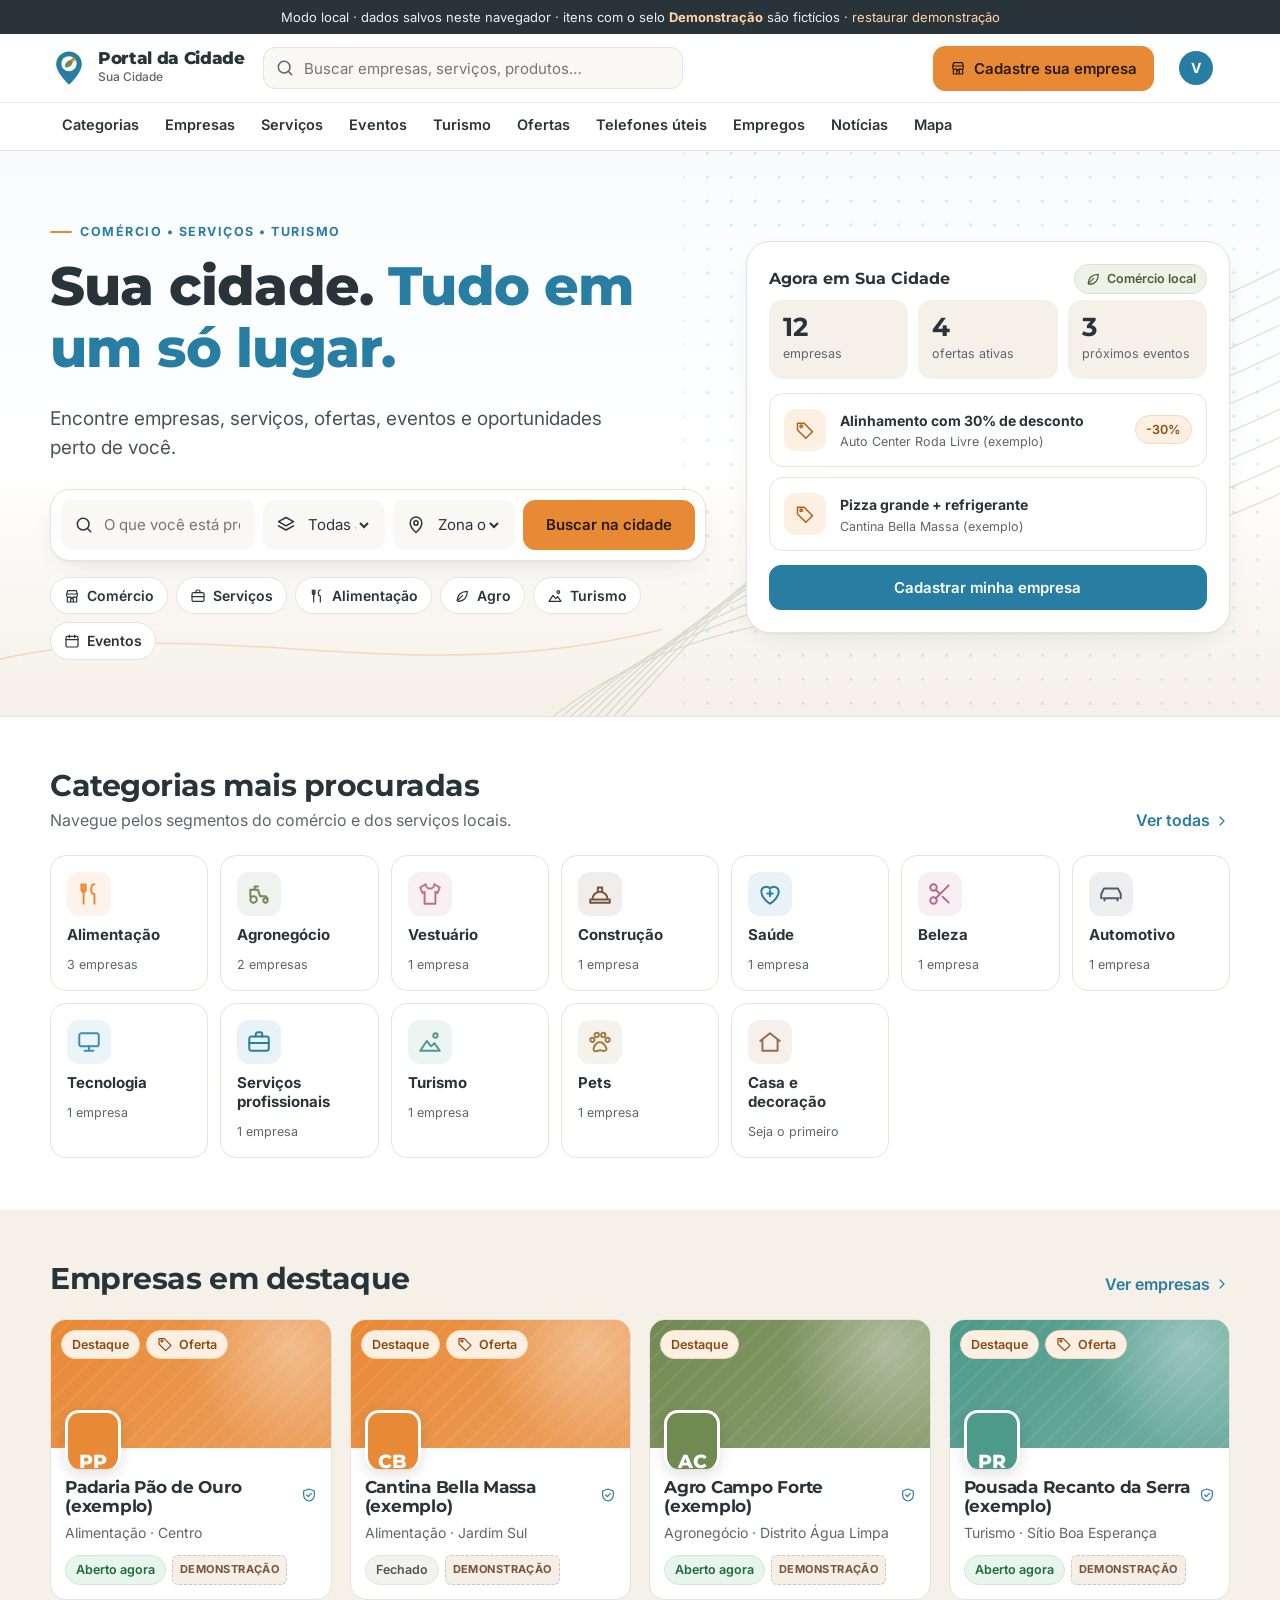
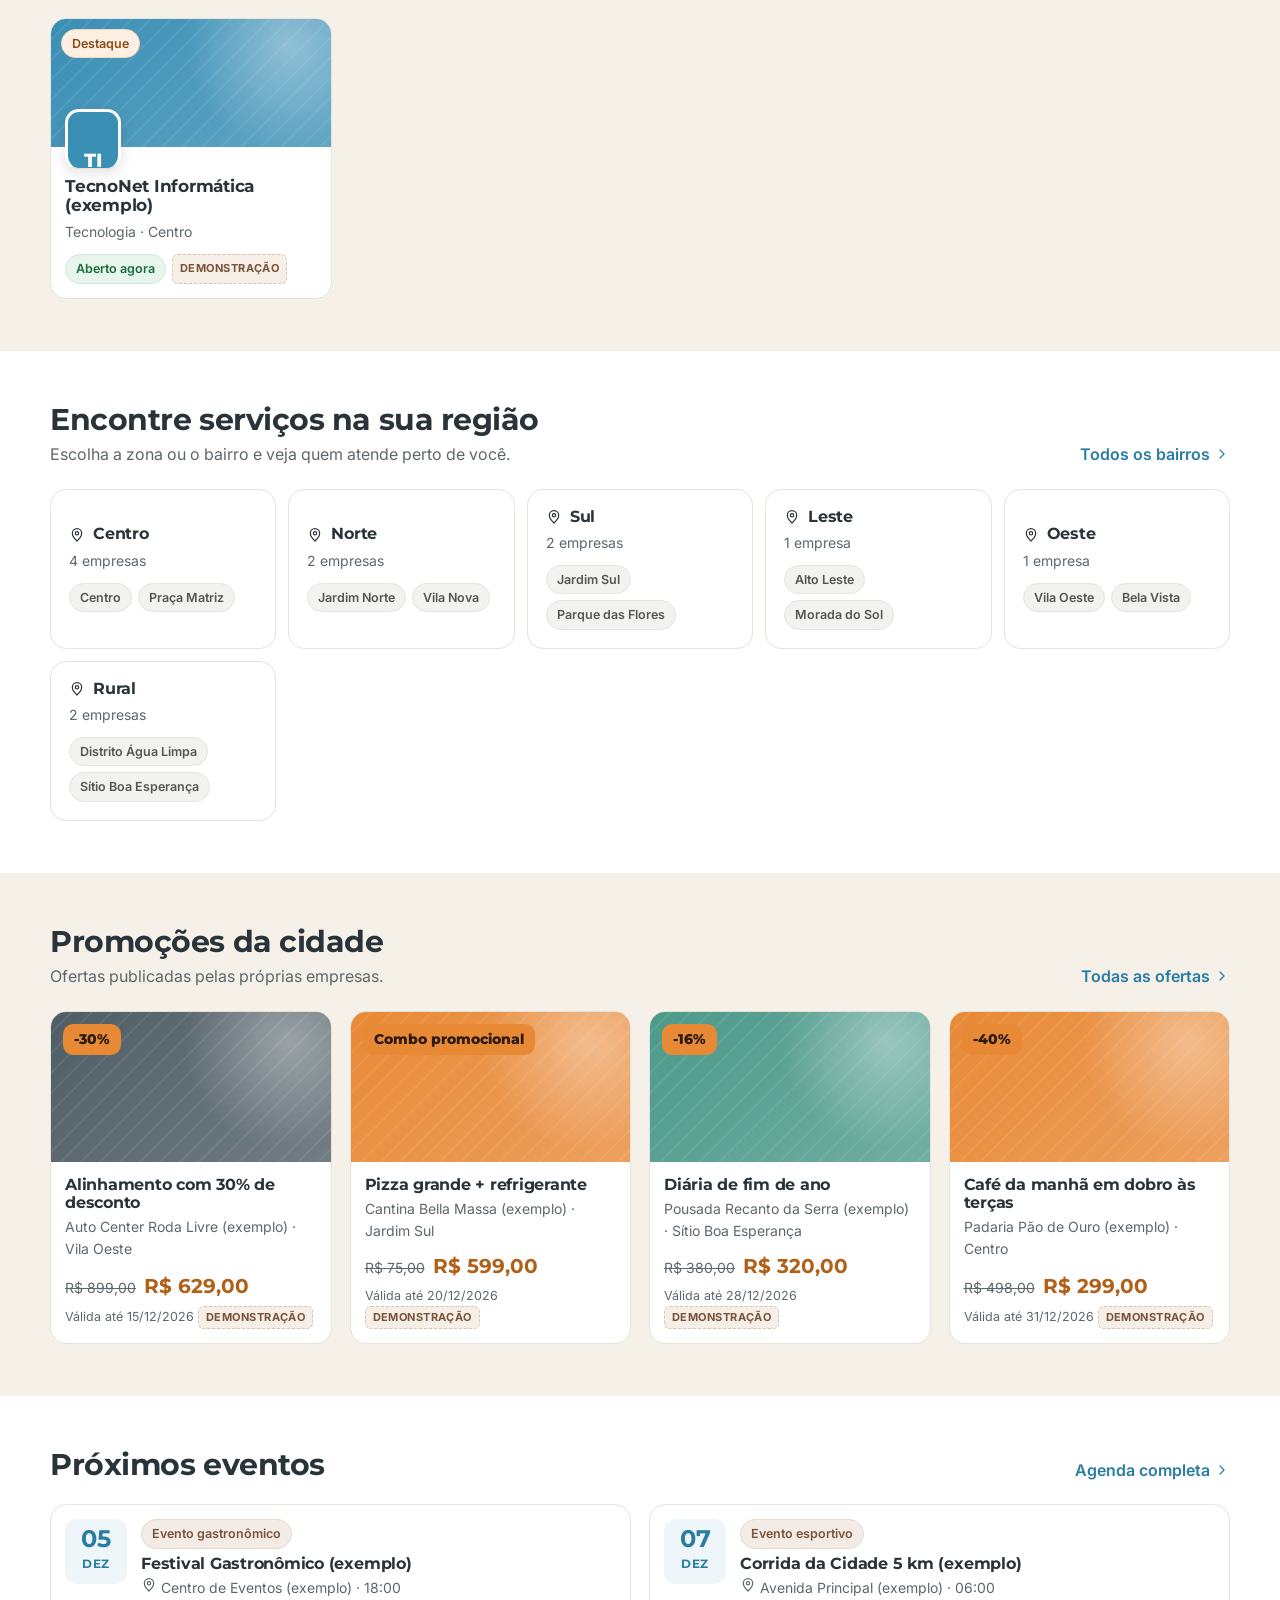
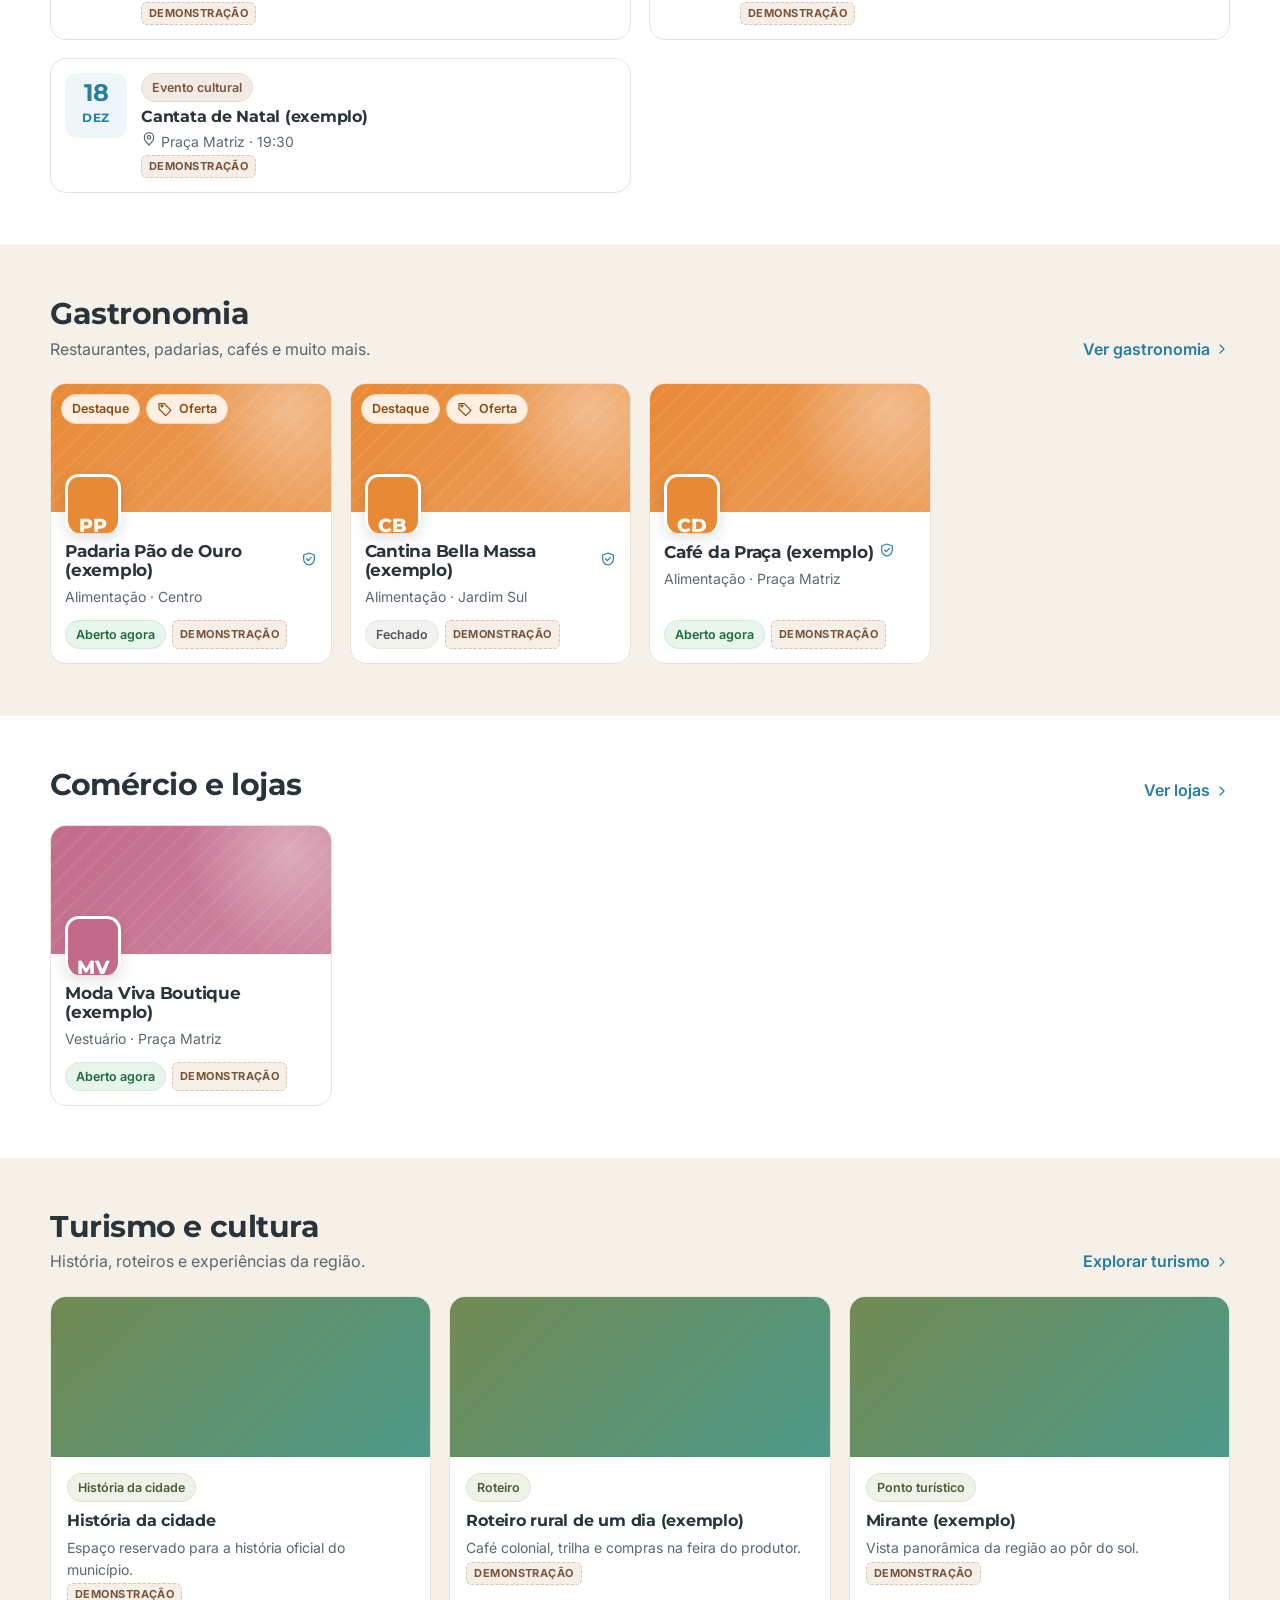
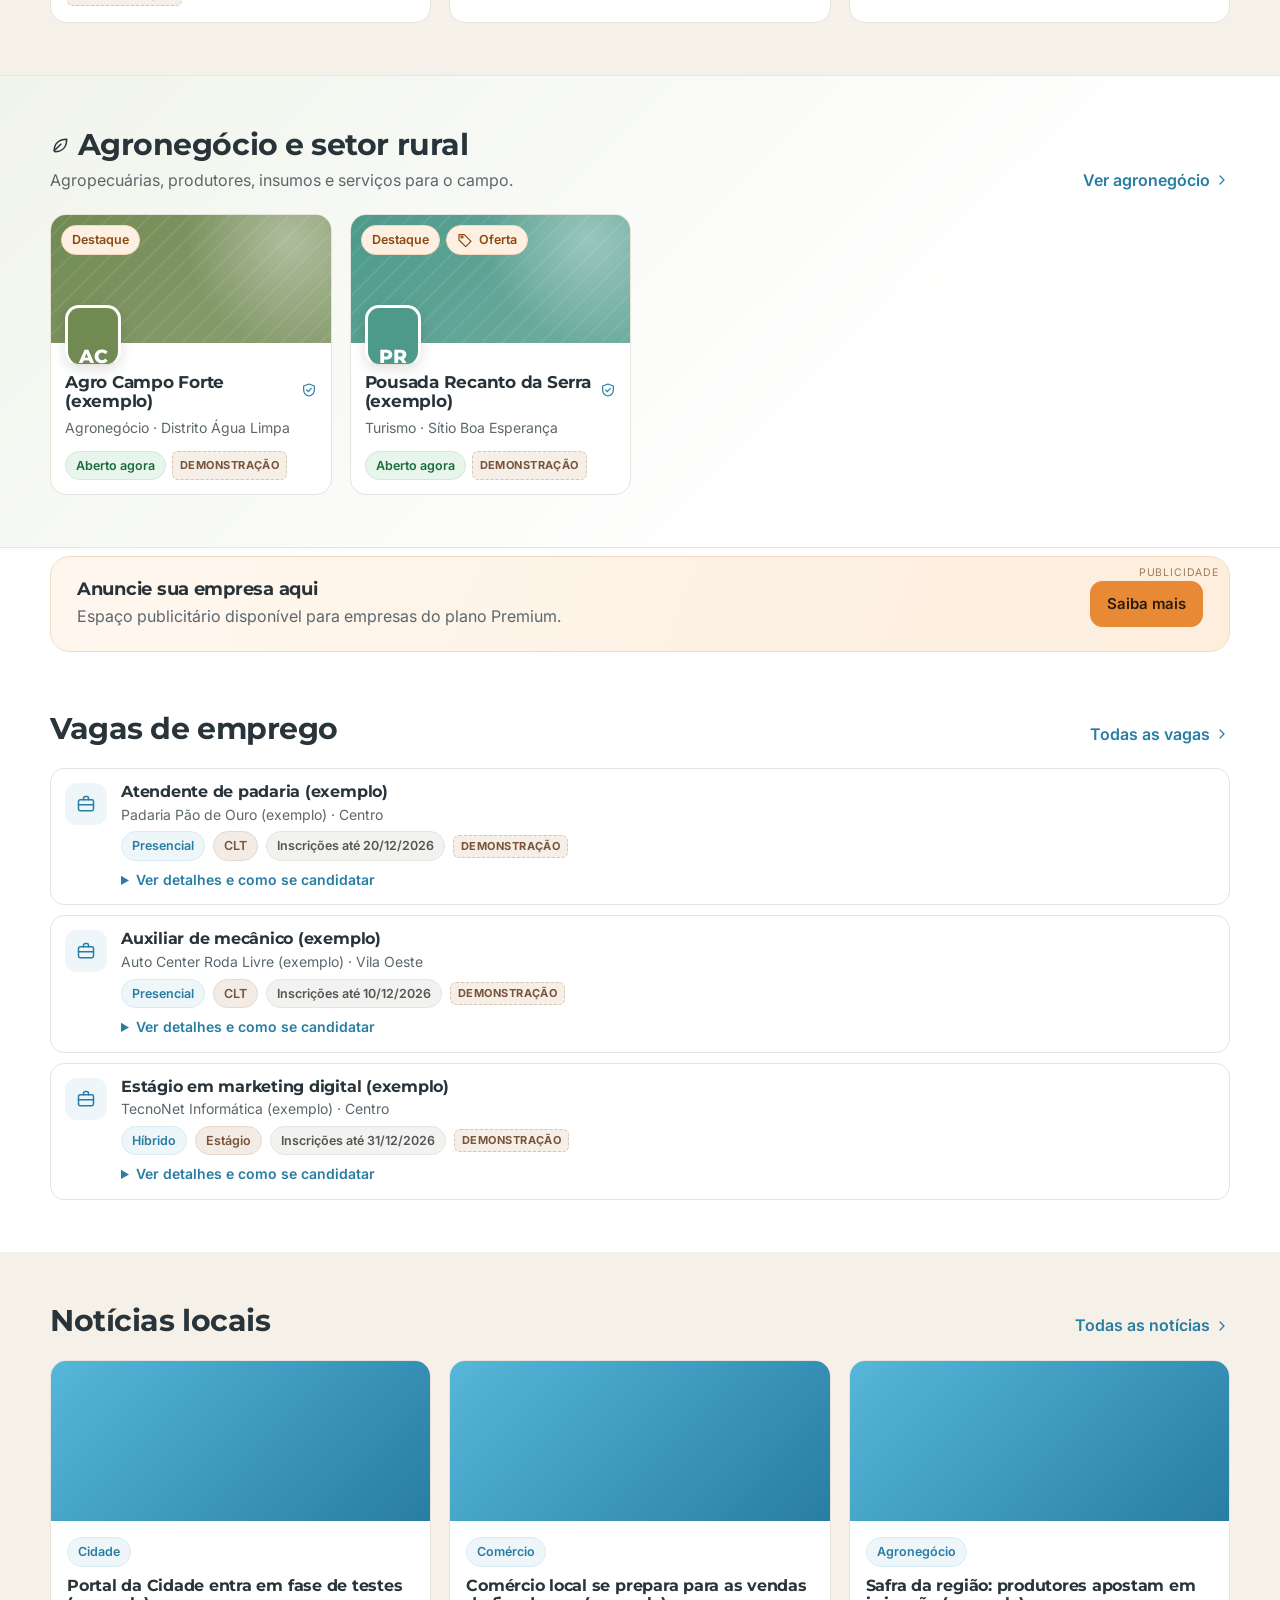
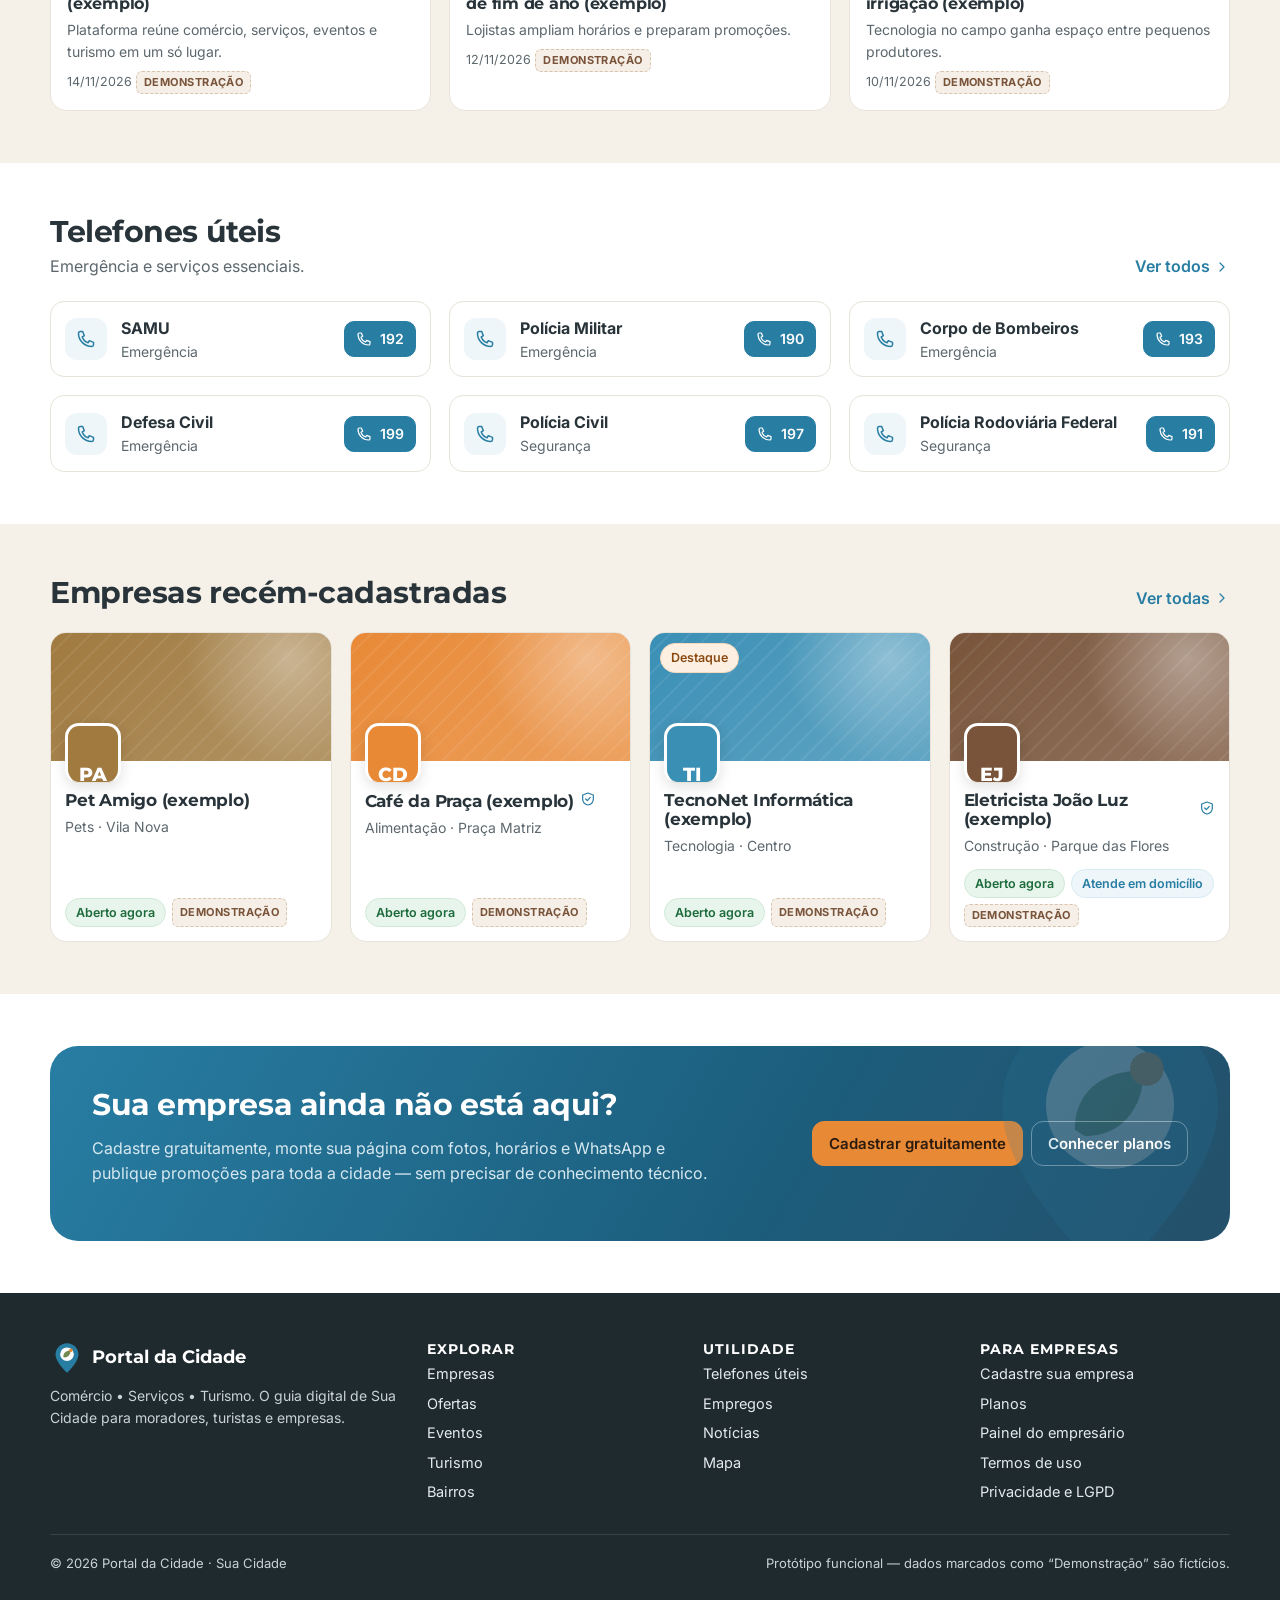
<file: index.html>
<!DOCTYPE html>
<html lang="pt-BR">
<head>
<meta charset="utf-8">
<meta name="viewport" content="width=device-width, initial-scale=1">
<meta name="description" content="Portal digital da cidade: empresas, serviços, ofertas, eventos, turismo, empregos e telefones úteis em um só lugar.">
<meta name="theme-color" content="#287DA3">
<title>Portal da Cidade</title>
<link rel="preconnect" href="https://fonts.googleapis.com">
<link rel="preconnect" href="https://fonts.gstatic.com" crossorigin>
<link href="https://fonts.googleapis.com/css2?family=Inter:wght@400;500;600;700&family=Montserrat:wght@600;700;800&display=swap" rel="stylesheet">
<link rel="stylesheet" href="style.css">
</head>
<body>
<a href="#app" class="sr">Pular para o conteúdo</a>
<div id="demoBar" role="note">Protótipo funcional com banco de dados real · itens com o selo <b>Demonstração</b> são fictícios</div>
<header id="hdr"></header>
<main id="app" tabindex="-1"></main>
<footer id="ftr"></footer>
<nav id="bottomNav" aria-label="Navegação principal"></nav>
<div id="drawer"></div>
<div id="modalRoot"></div>
<div id="toasts" aria-live="polite"></div>
<script src="seed-data.js"></script>
<script src="local-db.js"></script>
<script src="core.js"></script>
<script src="public.js"></script>
<script src="panel.js"></script>
<script src="admin.js"></script>
<script>
(async function boot(){
  S.route={n:'inicio',param:null};
  window.addEventListener('hashchange',route);
  renderHeader();renderFooter();route();
  setTimeout(()=>{if(!coreReady()){S.slow=true;render(false)}},10000);
  const inFrame=(()=>{try{return window.self!==window.top}catch(e){return true}})();
  for(let i=0;i<(inFrame?40:3)&&!(window.claude&&window.claude.use);i++)await new Promise(r=>setTimeout(r,100));
  S.C=window.claude;
  if((!S.C||!S.C.use)&&window.__LOCAL_CLAUDE){S.C=window.__LOCAL_CLAUDE;S.local=true;$('#demoBar').innerHTML='Modo local · dados salvos neste navegador · itens com o selo <b>Demonstração</b> são fictícios · <a href="#inicio" style="color:#ffd2a8" onclick="if(confirm(\'Apagar os dados locais e restaurar a demonstração?\'))window.__resetLocalDb();return false">restaurar demonstração</a>'}
  if(!S.C||!S.C.use){S.noDb=true;S.userResolved=true;$('#demoBar').innerHTML='Visualização sem banco de dados — abra o portal pelo seu link para usar todas as funções.';render(false);return}
  try{S.user=await S.C.use('user')}catch(e){S.user=null}
  if(S.user){try{S.uid=(await S.user.id())||null}catch(e){S.uid=null}try{S.owner=!!(await S.user.isOwner())}catch(e){}try{S.admin=S.owner||!!(await S.user.canEdit())}catch(e){}}
  S.userResolved=true;
  try{S.db=await S.C.use('db')}catch(e){S.db=null}
  if(!S.db){S.noDb=true;$('#demoBar').innerHTML='Banco de dados indisponível nesta visualização — entre com sua conta para ver o conteúdo.';render(false);return}
  startSubs();render(false);
})();
</script>
</body>
</html>
</file>
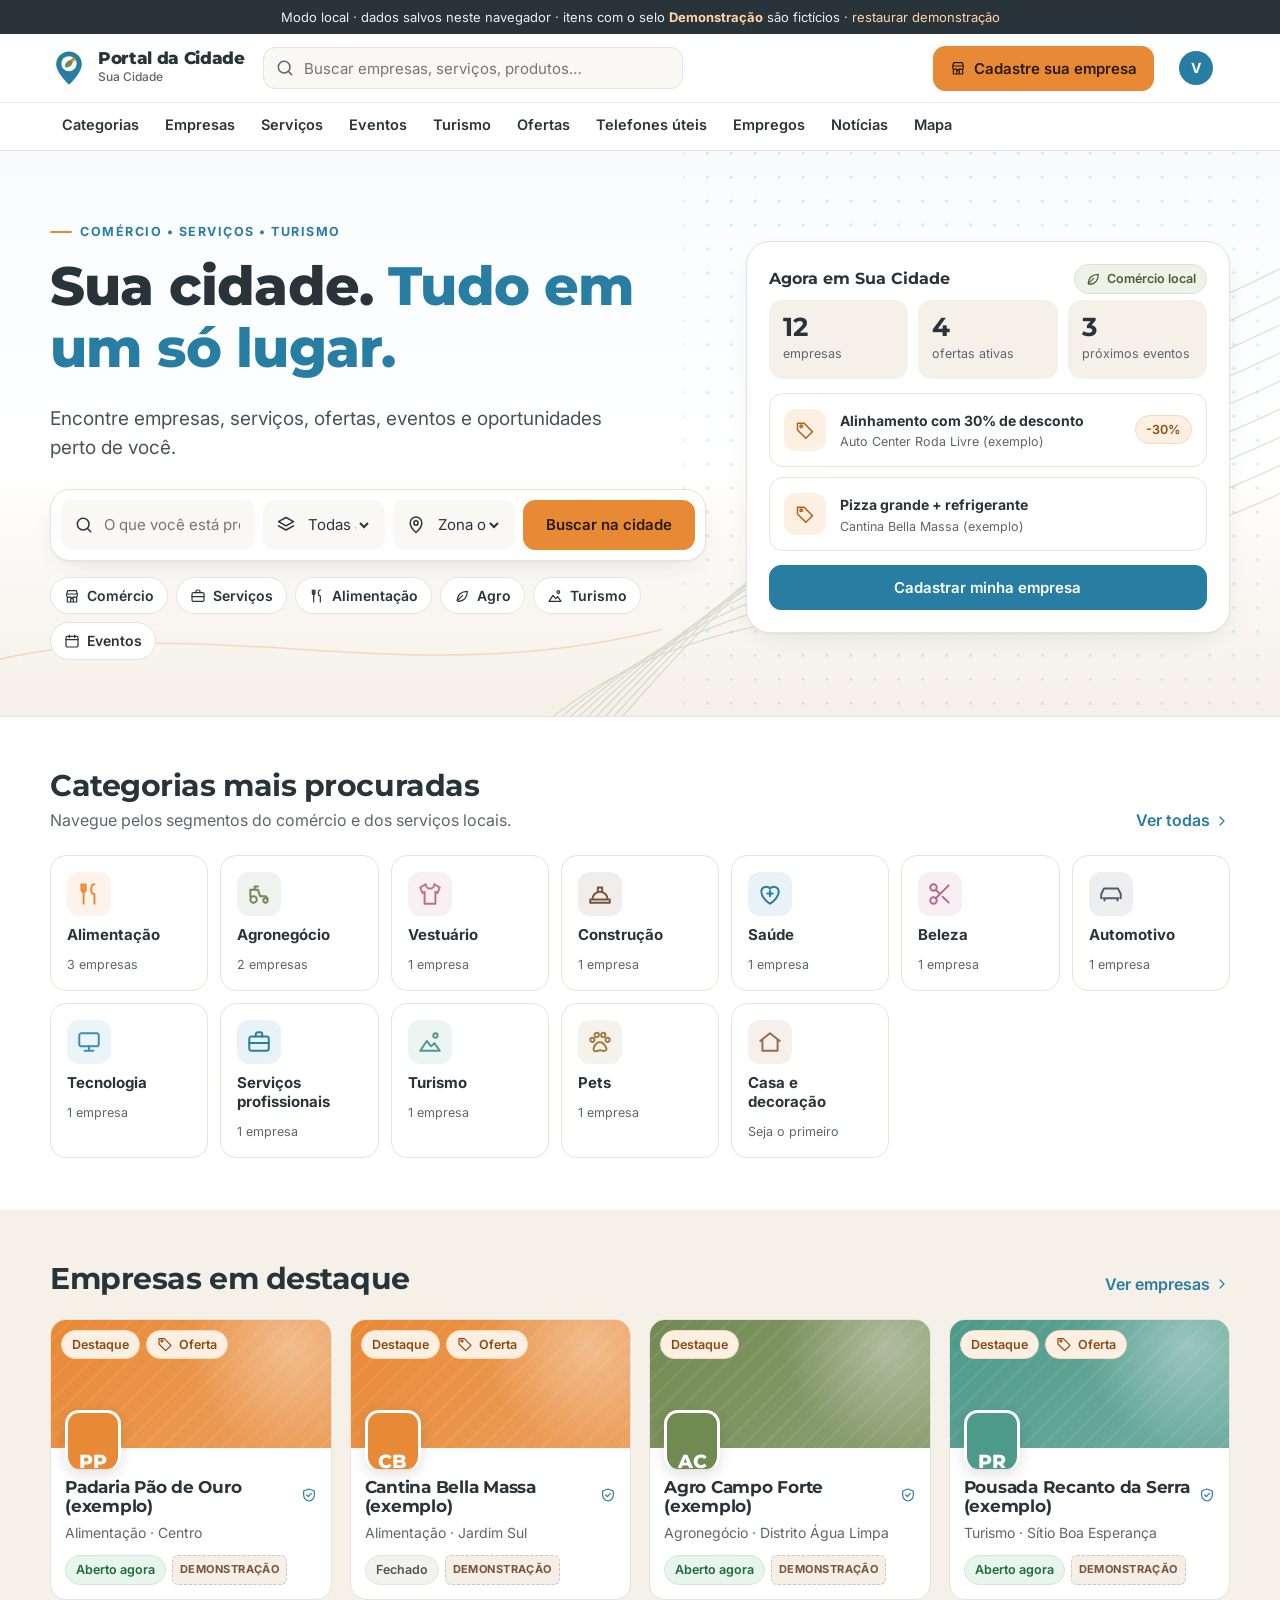
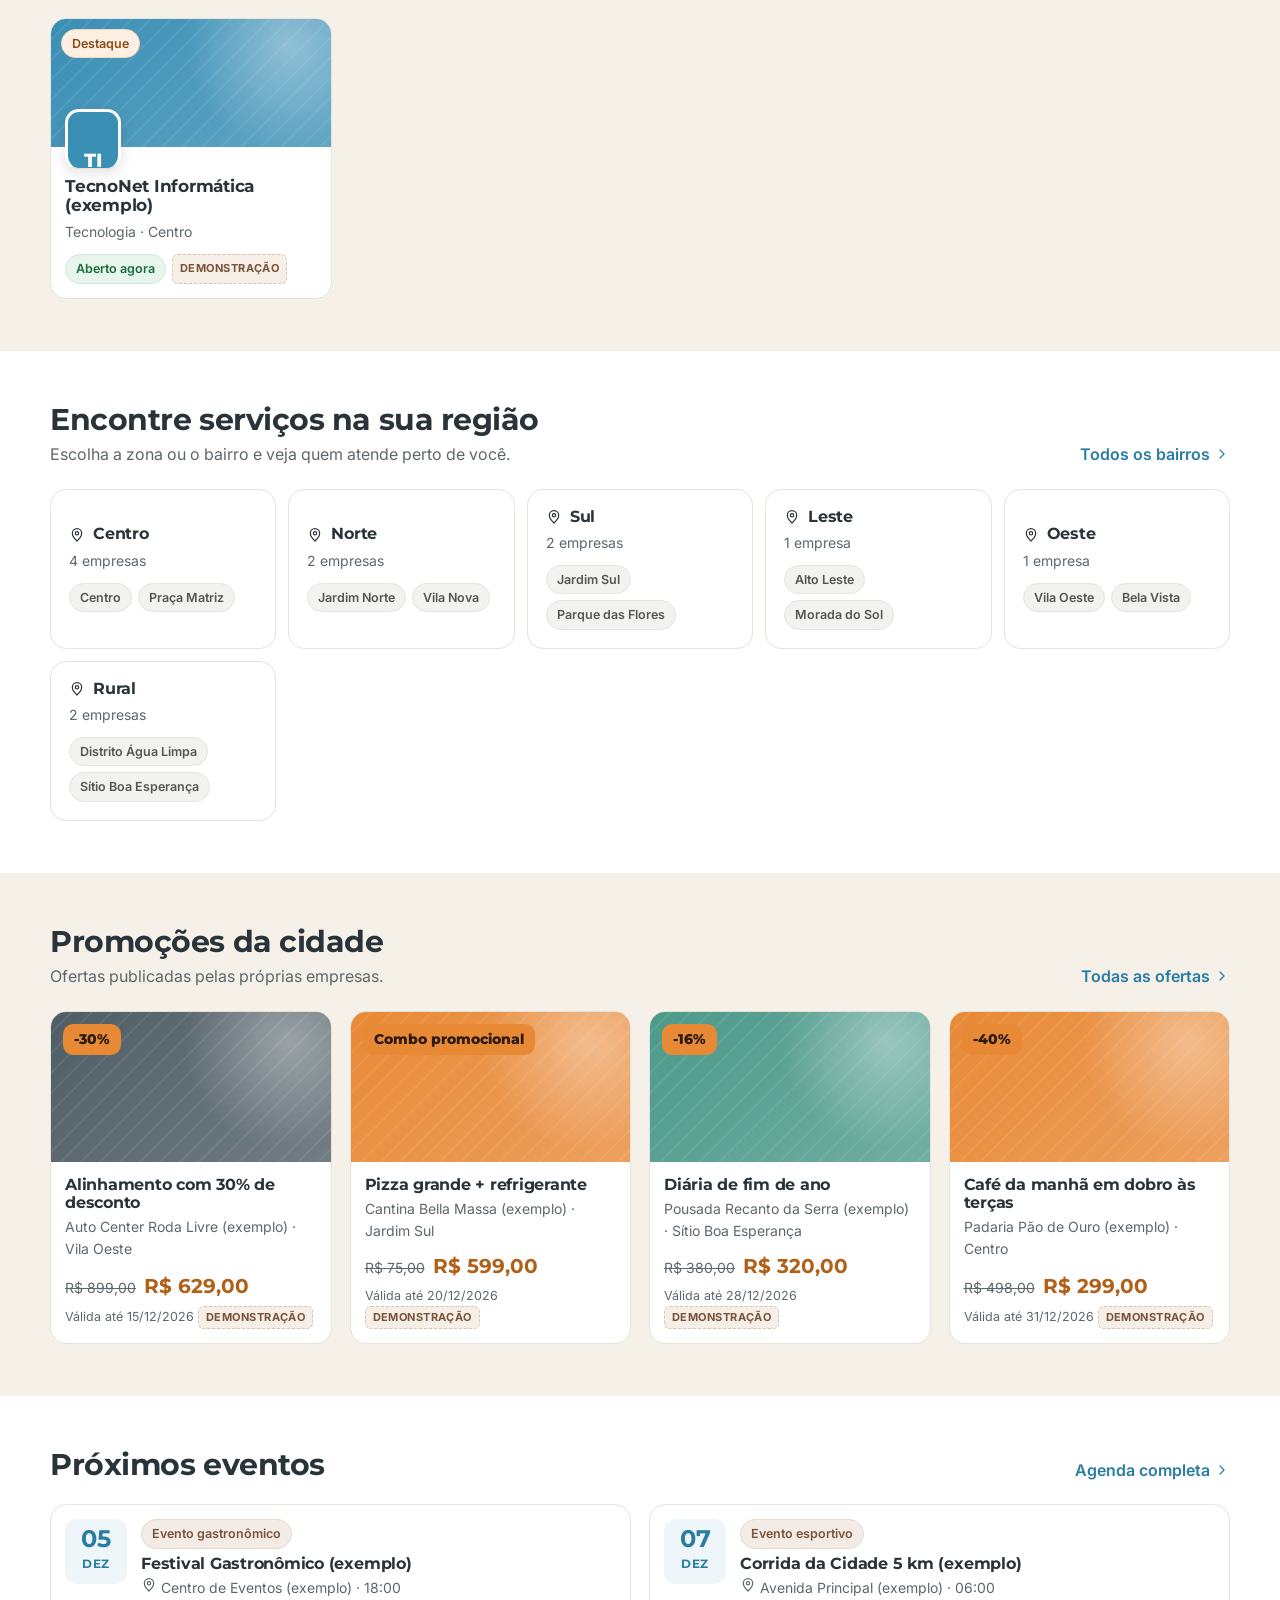
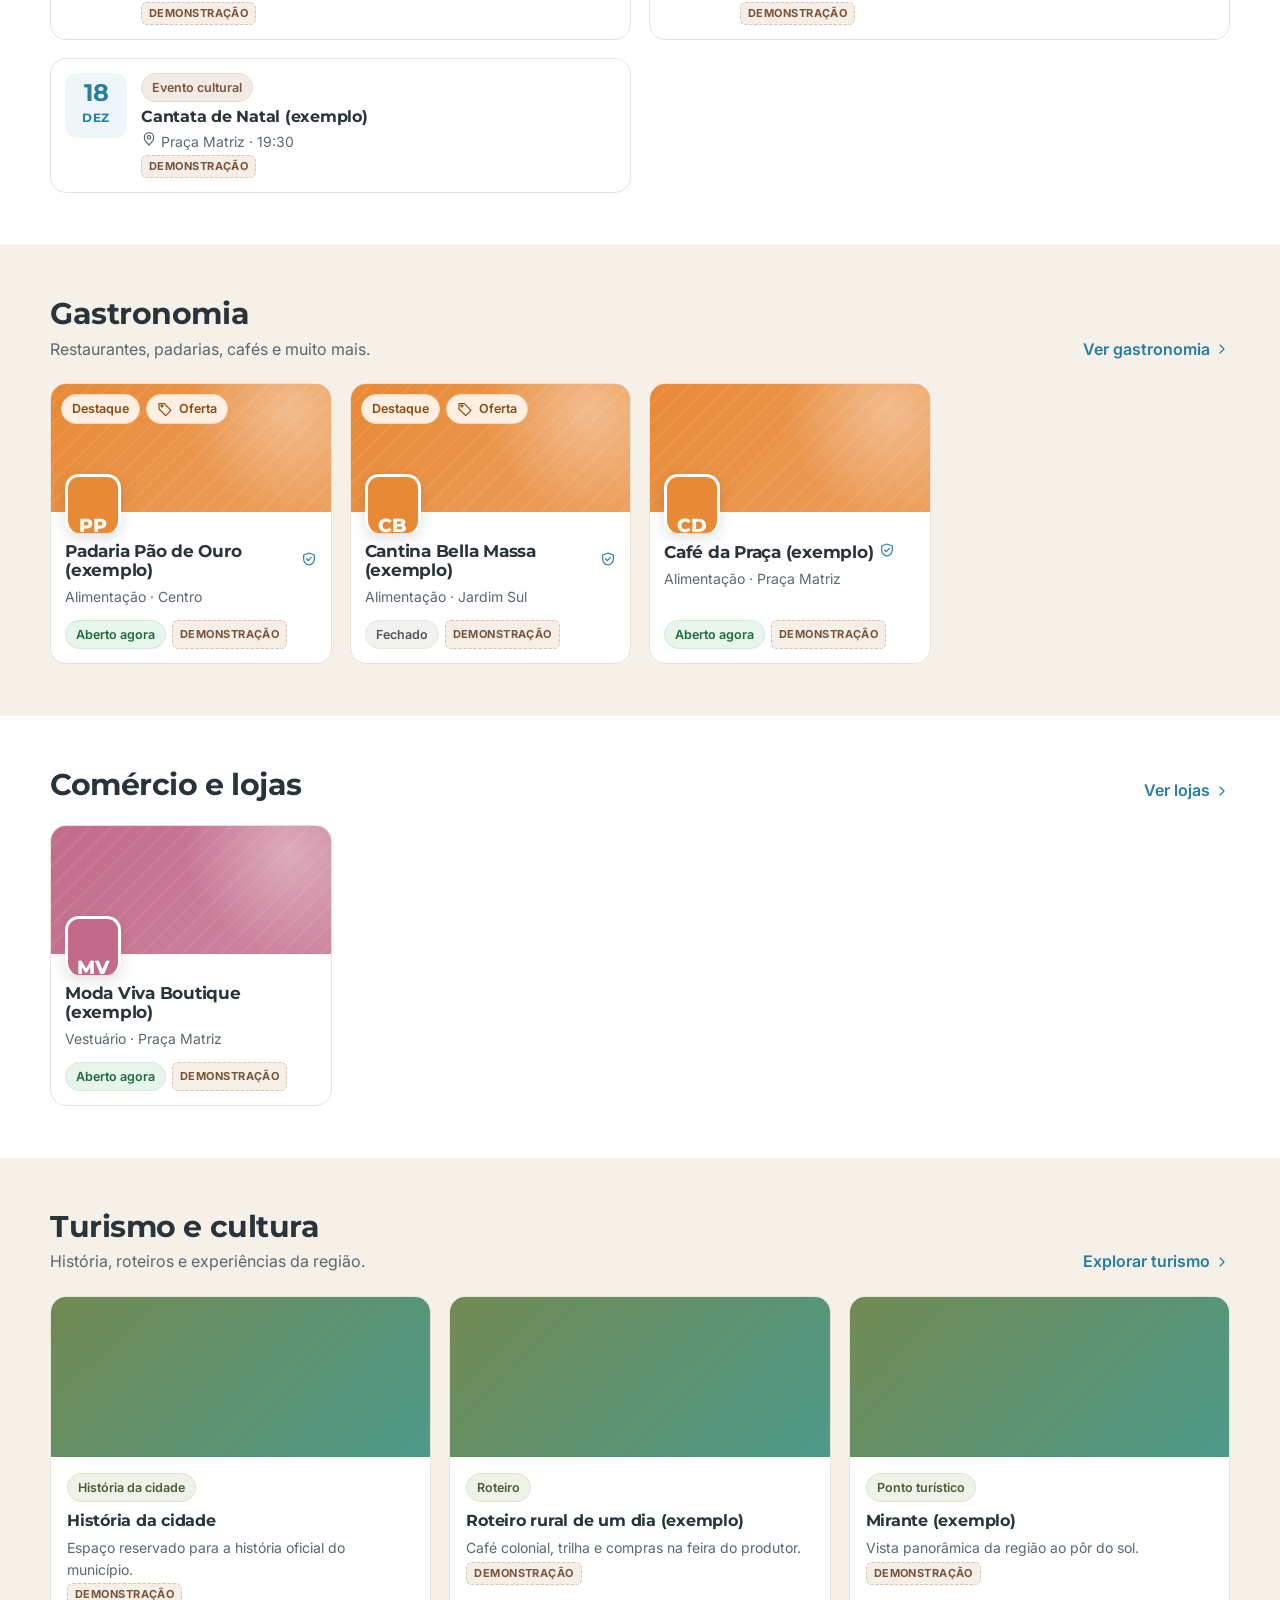
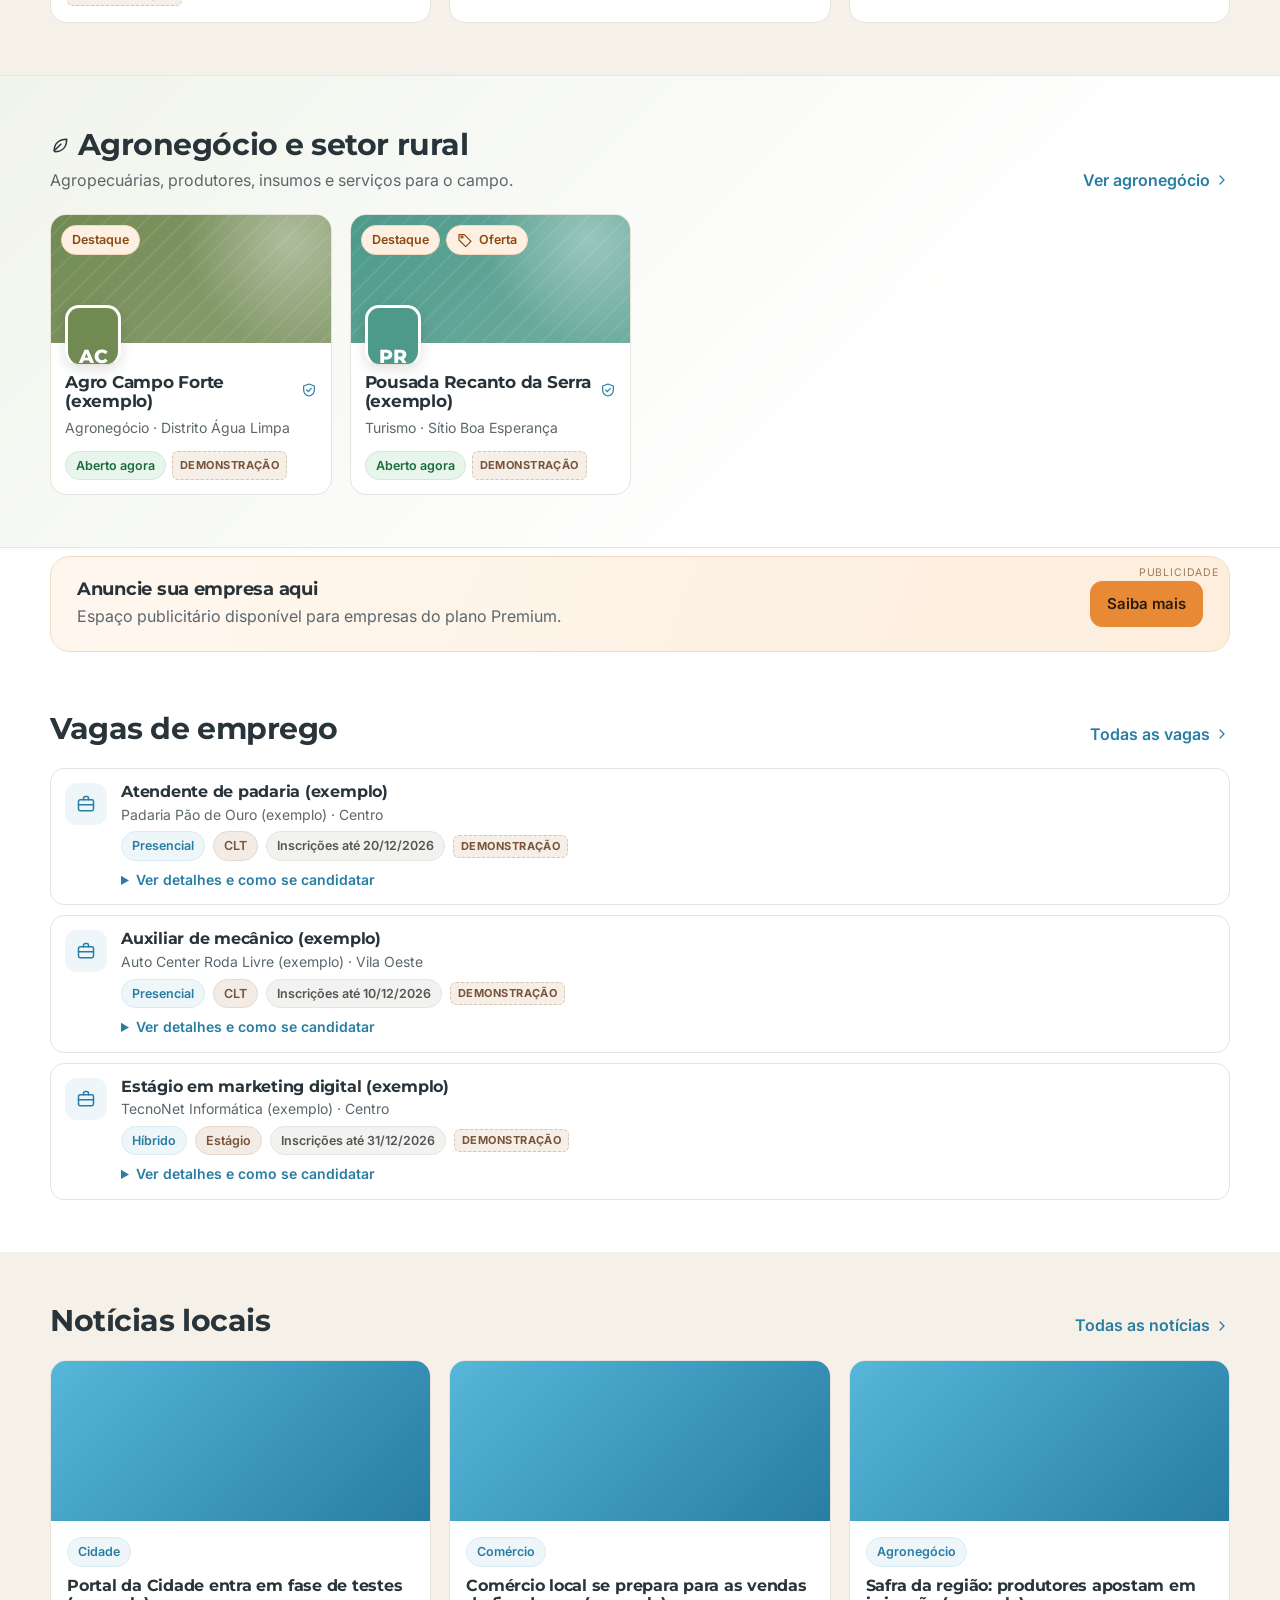
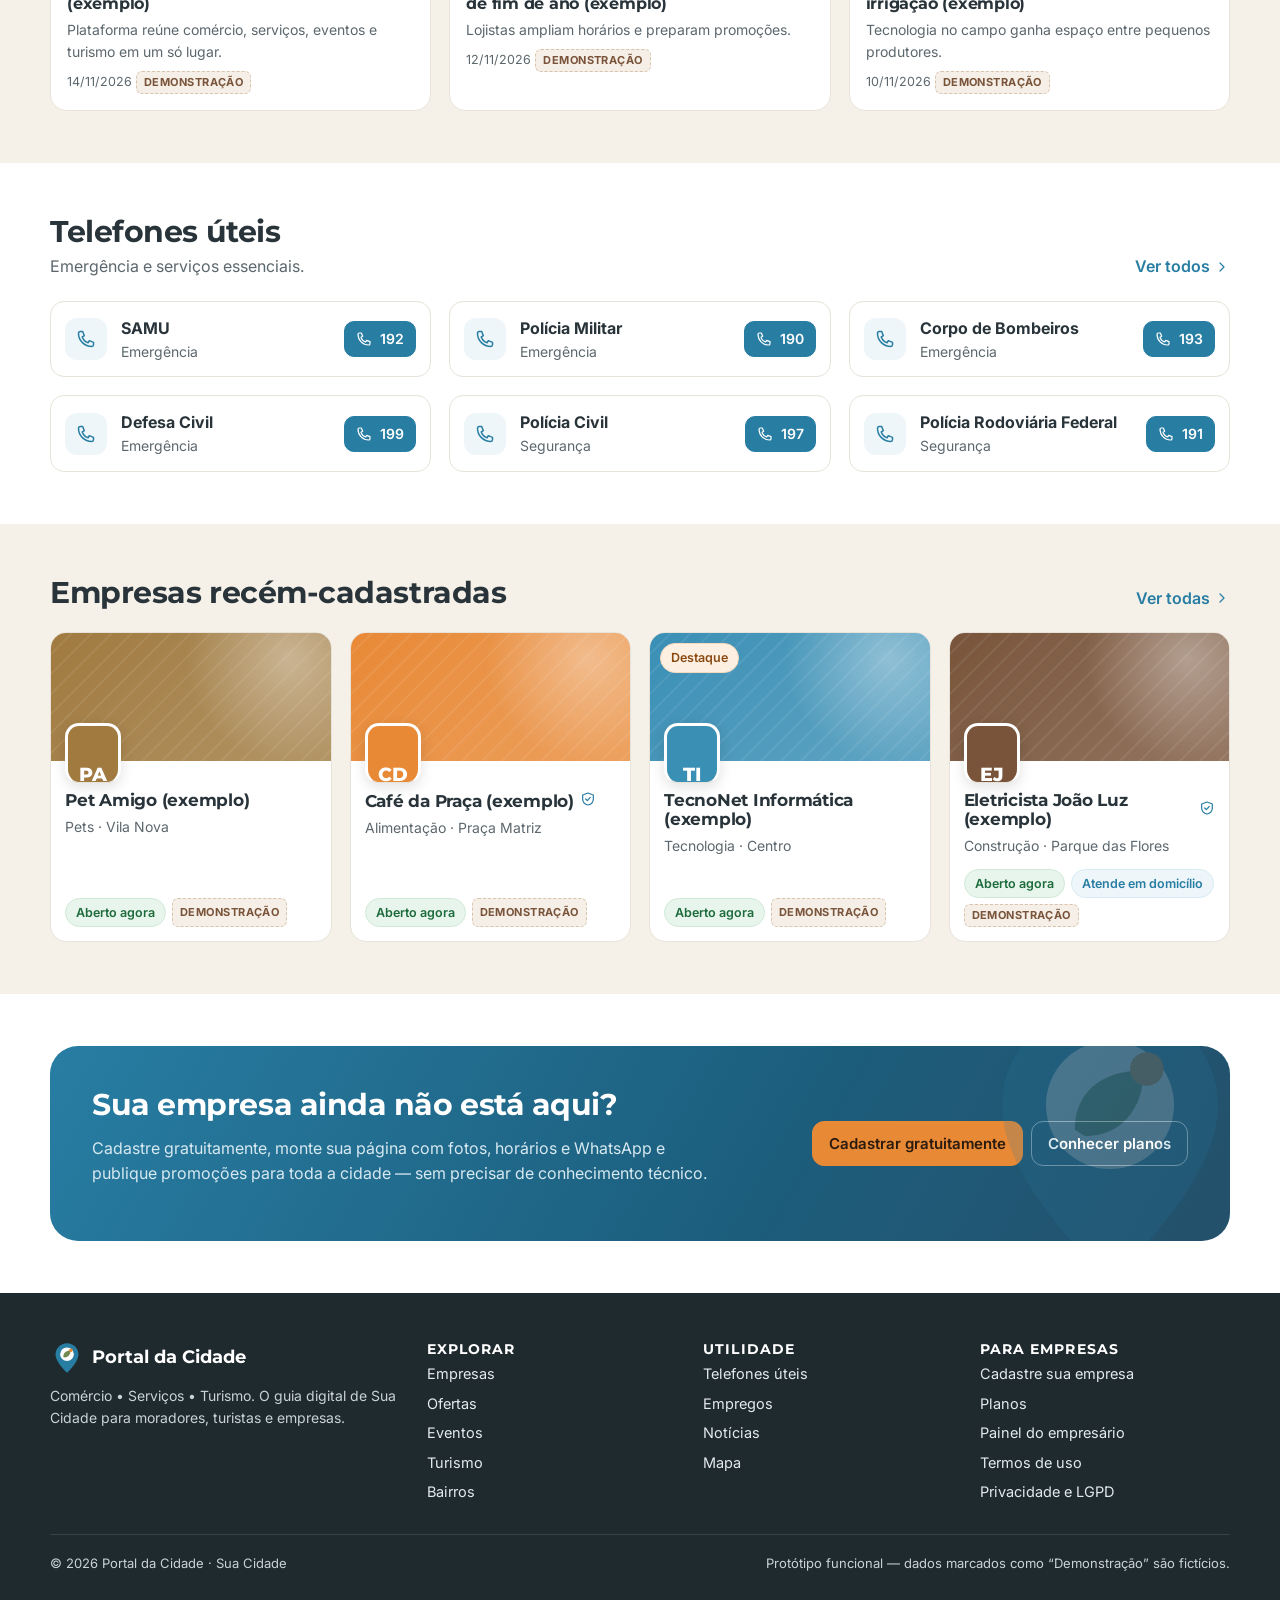
<file: portal-visualizacao.html>
<!DOCTYPE html>
<html lang="pt-BR">
<head>
<meta charset="utf-8">
<meta name="viewport" content="width=device-width, initial-scale=1">
<meta name="description" content="Portal digital da cidade: empresas, serviços, ofertas, eventos, turismo, empregos e telefones úteis em um só lugar.">
<meta name="theme-color" content="#287DA3">
<title>Portal da Cidade</title>
<link rel="preconnect" href="https://fonts.googleapis.com">
<link rel="preconnect" href="https://fonts.gstatic.com" crossorigin>
<link href="https://fonts.googleapis.com/css2?family=Inter:wght@400;500;600;700&family=Montserrat:wght@600;700;800&display=swap" rel="stylesheet">
<style>
:root{--white:#fff;--azc:#55B7D9;--az:#287DA3;--lj:#E88936;--mr:#79543A;--vd:#718A52;--bg:#F5F0E8;--gf:#29343A;--line:#E8E3DA;--mut:#5c676d;--r:16px;--sh:0 1px 2px rgba(41,52,58,.05),0 10px 30px -12px rgba(41,52,58,.14);--hdr:68px}
*{box-sizing:border-box}
html{scroll-behavior:smooth}
html,body{margin:0}
body{font-family:Inter,system-ui,-apple-system,sans-serif;color:var(--gf);background:#fff;-webkit-font-smoothing:antialiased;line-height:1.55;font-size:16px;padding-bottom:env(safe-area-inset-bottom)}
h1,h2,h3,h4{font-family:Montserrat,Inter,sans-serif;line-height:1.15;margin:0 0 .45em;letter-spacing:-.015em;font-weight:700}
h1{font-size:clamp(30px,5vw,54px);font-weight:800}
h2{font-size:clamp(22px,3vw,30px)}
h3{font-size:18px}
h4{font-size:16px}
p{margin:0 0 .8em}
a{color:var(--az);text-decoration:none}
a:hover{text-decoration:underline}
img{max-width:100%;display:block}
button,input,select,textarea{font:inherit;color:inherit}
:focus-visible{outline:3px solid rgba(85,183,217,.65);outline-offset:2px;border-radius:6px}
.wrap{max-width:1220px;margin:0 auto;padding:0 20px}
.muted{color:var(--mut)}
.sm{font-size:14px}
.xs{font-size:12.5px}
.row{display:flex;gap:8px;align-items:center;flex-wrap:wrap}
.between{justify-content:space-between}
.grow{flex:1}
.hide{display:none!important}
.sr{position:absolute;width:1px;height:1px;overflow:hidden;clip:rect(0 0 0 0)}
.ic{width:20px;height:20px;flex:none;fill:none;stroke:currentColor;stroke-width:1.8;stroke-linecap:round;stroke-linejoin:round}
.ic.s{width:16px;height:16px}
.ic.l{width:26px;height:26px}

/* buttons */
.btn{display:inline-flex;align-items:center;justify-content:center;gap:8px;border:1px solid var(--line);border-radius:12px;padding:10px 16px;font-weight:600;cursor:pointer;background:#fff;color:var(--gf);min-height:44px;transition:background .15s,border-color .15s,transform .1s;text-decoration:none!important;white-space:nowrap;font-size:15px}
.btn:hover{border-color:#cfc7b9;background:#fbf9f5}
.btn:active{transform:translateY(1px)}
.btn[disabled]{opacity:.5;cursor:not-allowed}
.btn-p{background:var(--lj);border-color:var(--lj);color:#2A1B0E}
.btn-p:hover{background:#de7c28;border-color:#de7c28}
.btn-b{background:var(--az);border-color:var(--az);color:#fff}
.btn-b:hover{background:#1f6a8b;border-color:#1f6a8b}
.btn-v{background:var(--vd);border-color:var(--vd);color:#fff}
.btn-v:hover{background:#5f7744}
.btn-g{background:transparent;border-color:transparent}
.btn-g:hover{background:rgba(41,52,58,.05);border-color:transparent}
.btn-danger{background:#b23a22;border-color:#b23a22;color:#fff}
.btn-danger:hover{background:#962f1b}
.btn-dl{color:#a3341f}
.btn-sm{padding:6px 11px;min-height:36px;font-size:14px;border-radius:10px}
.btn-wa{background:#1f9d55;border-color:#1f9d55;color:#fff}
.btn-wa:hover{background:#188548}
.btn-block{width:100%}

/* chips & badges */
.chip{display:inline-flex;align-items:center;gap:6px;padding:4px 10px;border-radius:99px;font-size:12.5px;font-weight:600;background:#eef6fa;color:var(--az);border:1px solid #d6ecf5;white-space:nowrap}
.chip-or{background:#fdf0e3;color:#8a4a12;border-color:#f6d9bb}
.chip-vd{background:#eef2e8;color:#4b5e33;border-color:#dbe3cf}
.chip-mr{background:#f3ece6;color:var(--mr);border-color:#e6d8cc}
.chip-gy{background:#f2f2f0;color:#555;border-color:#e4e4e0}
.chip-rd{background:#fbebe7;color:#9a2f1a;border-color:#f2cfc6}
.chip-gn{background:#e8f5ec;color:#1d6b3c;border-color:#cfe8d7}
.demo{display:inline-flex;align-items:center;gap:4px;font-size:11px;font-weight:700;letter-spacing:.04em;text-transform:uppercase;color:var(--mr);background:#f6efe7;border:1px dashed #d8c3ae;padding:2px 7px;border-radius:6px}

/* demo bar */
#demoBar{background:var(--gf);color:#e9eef0;font-size:13px;text-align:center;padding:7px 14px}
#demoBar b{color:#ffd2a8}

/* header */
#hdr{position:sticky;top:0;z-index:40;background:rgba(255,255,255,.94);backdrop-filter:saturate(1.4) blur(10px);border-bottom:1px solid var(--line)}
.hbar{display:flex;align-items:center;gap:18px;height:var(--hdr)}
.brand{display:flex;align-items:center;gap:10px;color:var(--gf)!important;text-decoration:none!important;flex:none}
.brand svg{width:38px;height:38px}
.brand b{font-family:Montserrat;font-size:17px;display:block;line-height:1.05;font-weight:800;letter-spacing:-.02em}
.brand small{display:block;font-size:12px;color:var(--mut);font-weight:500}
.hsearch{flex:1;max-width:420px;position:relative}
.hsearch input{width:100%;height:42px;border-radius:12px;border:1px solid var(--line);background:#faf8f4;padding:0 14px 0 40px;font-size:15px}
.hsearch input:focus{background:#fff;border-color:var(--azc);outline:none;box-shadow:0 0 0 4px rgba(85,183,217,.18)}
.hsearch .ic{position:absolute;left:12px;top:11px;color:var(--mut)}
.hact{display:flex;gap:8px;align-items:center;margin-left:auto}
.nav{border-top:1px solid #f0ece5}
.nav .wrap{display:flex;gap:2px;overflow-x:auto;scrollbar-width:none}
.nav .wrap::-webkit-scrollbar{display:none}
.nav a{display:block;padding:11px 12px;font-size:14.5px;font-weight:600;color:var(--gf);white-space:nowrap;border-bottom:2px solid transparent;text-decoration:none}
.nav a:hover{color:var(--az)}
.nav a.on{border-color:var(--azc);color:var(--az)}
.menuBtn{display:none}
.umenu{position:relative}
.udrop{position:absolute;right:0;top:50px;background:#fff;border:1px solid var(--line);border-radius:14px;box-shadow:var(--sh);min-width:230px;padding:6px;display:none;z-index:50}
.umenu.open .udrop{display:block}
.udrop a,.udrop button{display:flex;gap:10px;align-items:center;width:100%;padding:10px 12px;border-radius:10px;color:var(--gf);background:none;border:0;cursor:pointer;text-align:left;font-size:15px;text-decoration:none}
.udrop a:hover,.udrop button:hover{background:#f6f3ee}
.avatar{width:34px;height:34px;border-radius:50%;background:var(--az);color:#fff;display:grid;place-items:center;font-weight:700;font-size:14px;flex:none}

/* drawer */
#drawer{position:fixed;inset:0;z-index:80;display:none}
#drawer.on{display:block}
#drawer .bk{position:absolute;inset:0;background:rgba(20,28,32,.45)}
#drawer .pn{position:absolute;right:0;top:0;bottom:0;width:min(86vw,340px);background:#fff;padding:18px;overflow:auto;box-shadow:-10px 0 40px rgba(0,0,0,.15)}
#drawer .pn a{display:flex;gap:12px;align-items:center;padding:12px 10px;border-radius:10px;color:var(--gf);font-weight:600;text-decoration:none}
#drawer .pn a:hover{background:#f6f3ee}

/* bottom nav */
#bottomNav{display:none}

/* hero */
.hero{position:relative;overflow:hidden;background:linear-gradient(180deg,#f8fbfd 0%,#fff 55%,var(--bg) 100%);border-bottom:1px solid var(--line)}
.hero .wrap{position:relative;padding-top:64px;padding-bottom:56px;display:grid;grid-template-columns:1.15fr .85fr;gap:40px;align-items:center}
.hero svg.bgart{position:absolute;inset:0;width:100%;height:100%;pointer-events:none}
.eyebrow{display:inline-flex;gap:8px;align-items:center;font-size:12.5px;letter-spacing:.12em;text-transform:uppercase;font-weight:700;color:var(--az);margin-bottom:14px}
.eyebrow::before{content:"";width:22px;height:2px;background:var(--lj);border-radius:2px}
.hero h1 span{color:var(--az)}
.hero .lead{font-size:clamp(16px,2vw,19px);color:#46535a;max-width:560px}
.sbox{margin-top:26px;background:#fff;border:1px solid var(--line);border-radius:20px;box-shadow:var(--sh);padding:10px;display:grid;grid-template-columns:1.6fr 1fr 1fr auto;gap:8px}
.sbox .f{display:flex;align-items:center;gap:8px;padding:0 12px;border-radius:12px;background:#faf8f4;border:1px solid transparent}
.sbox .f:focus-within{border-color:var(--azc);background:#fff}
.sbox input,.sbox select{border:0;background:transparent;height:48px;width:100%;outline:none;font-size:15px;min-width:0}
.sbox .btn{height:50px;padding:0 22px}
.qchips{display:flex;gap:8px;flex-wrap:wrap;margin-top:16px}
.qchips a{display:inline-flex;gap:7px;align-items:center;padding:7px 13px;border-radius:99px;background:#fff;border:1px solid var(--line);font-size:14px;font-weight:600;color:var(--gf);text-decoration:none}
.qchips a:hover{border-color:var(--azc);color:var(--az)}
.hcard{background:#fff;border:1px solid var(--line);border-radius:24px;box-shadow:var(--sh);padding:22px;position:relative}
.hstats{display:grid;grid-template-columns:repeat(3,1fr);gap:10px;margin-top:6px}
.hstats div{background:var(--bg);border-radius:14px;padding:14px}
.hstats b{display:block;font-family:Montserrat;font-size:26px;line-height:1}
.hstats span{font-size:12.5px;color:var(--mut)}

/* sections */
.sec{padding:52px 0}
.sec.alt{background:var(--bg)}
.sec.agro{background:linear-gradient(135deg,#f1f4ec,#fff 70%);border-top:1px solid #e3e9da;border-bottom:1px solid #e3e9da}
.sec-h{display:flex;align-items:end;justify-content:space-between;gap:14px;margin-bottom:22px}
.sec-h h2{margin:0}
.sec-h p{margin:.3em 0 0;color:var(--mut)}
.sec-h a{font-weight:600;white-space:nowrap;display:inline-flex;align-items:center;gap:4px}

.catgrid{display:grid;grid-template-columns:repeat(auto-fill,minmax(150px,1fr));gap:12px}
.cat{display:flex;flex-direction:column;gap:10px;padding:16px;border-radius:var(--r);border:1px solid var(--line);background:#fff;color:var(--gf);text-decoration:none!important;transition:.15s;cursor:pointer;text-align:left}
.cat:hover{border-color:var(--azc);box-shadow:var(--sh);transform:translateY(-2px)}
.cat .ci{width:44px;height:44px;border-radius:12px;display:grid;place-items:center}
.cat b{font-size:15px;line-height:1.25}
.cat small{color:var(--mut);font-size:12.5px}

.grid{display:grid;gap:18px}
.g4{grid-template-columns:repeat(4,1fr)}
.g3{grid-template-columns:repeat(3,1fr)}
.g2{grid-template-columns:repeat(2,1fr)}

.ccard{display:flex;flex-direction:column;border:1px solid var(--line);border-radius:var(--r);overflow:hidden;background:#fff;color:var(--gf)!important;text-decoration:none!important;transition:.18s}
.ccard:hover{box-shadow:var(--sh);transform:translateY(-3px);border-color:#ddd5c7}
.ccover{height:128px;position:relative;background-size:cover;background-position:center}
.ccover .tags{position:absolute;left:10px;top:10px;display:flex;gap:6px}
.clogo{position:absolute;left:14px;bottom:-22px;width:56px;height:56px;border-radius:14px;border:3px solid #fff;background:#fff;object-fit:cover;box-shadow:0 4px 14px rgba(0,0,0,.12)}
.clogo.ph{display:grid;place-items:center;font-family:Montserrat;font-weight:800;color:#fff;font-size:19px}
.cbody{padding:30px 14px 14px;display:flex;flex-direction:column;gap:6px;flex:1}
.cbody h3{font-size:16.5px;margin:0;display:flex;gap:6px;align-items:center}
.cbody h3 .ic{color:var(--az)}
.cbody p{margin:0}
.cmeta{display:flex;gap:6px;flex-wrap:wrap;margin-top:auto;padding-top:6px}
.stars{color:#c87a1f;font-weight:700;font-size:13.5px;display:inline-flex;gap:3px;align-items:center}

.pcard{display:flex;flex-direction:column;border-radius:var(--r);overflow:hidden;background:#fff;border:1px solid var(--line);color:var(--gf)!important;text-decoration:none!important;transition:.18s}
.pcard:hover{box-shadow:var(--sh);transform:translateY(-3px)}
.pimg{height:150px;background-size:cover;background-position:center;position:relative}
.pct{position:absolute;left:12px;top:12px;background:var(--lj);color:#2A1B0E;font-weight:800;font-family:Montserrat;padding:5px 11px;border-radius:10px;font-size:14px}
.pbody{padding:14px;display:flex;flex-direction:column;gap:4px;flex:1}
.pbody h4{margin:0;font-size:16px}
.price{display:flex;gap:8px;align-items:baseline;margin-top:auto;padding-top:6px}
.price s{color:var(--mut);font-size:14px}
.price b{font-family:Montserrat;font-size:20px;color:#b25f17}

.ecard{display:flex;gap:14px;padding:14px;border:1px solid var(--line);border-radius:var(--r);background:#fff;color:var(--gf)!important;text-decoration:none!important;align-items:flex-start;transition:.15s}
.ecard:hover{box-shadow:var(--sh)}
.edate{flex:none;width:62px;text-align:center;border-radius:12px;background:#eef6fa;color:var(--az);padding:8px 0;font-family:Montserrat}
.edate b{display:block;font-size:24px;line-height:1}
.edate span{font-size:12px;text-transform:uppercase;font-weight:700;letter-spacing:.06em}
.ecard h4{margin:0 0 4px}

.ncard{display:flex;flex-direction:column;border-radius:var(--r);overflow:hidden;border:1px solid var(--line);background:#fff;color:var(--gf)!important;text-decoration:none!important}
.ncard .ni{height:160px;background-size:cover;background-position:center}
.ncard .nb{padding:16px}
.ncard:hover{box-shadow:var(--sh)}

.list{display:flex;flex-direction:column;gap:10px}
.li{display:flex;gap:14px;align-items:center;padding:14px;border:1px solid var(--line);border-radius:14px;background:#fff}
.li .ico{width:42px;height:42px;border-radius:12px;display:grid;place-items:center;flex:none;background:#eef6fa;color:var(--az)}

.zones{display:grid;grid-template-columns:repeat(auto-fill,minmax(210px,1fr));gap:12px}
.zone{padding:18px;border-radius:var(--r);background:#fff;border:1px solid var(--line);cursor:pointer;text-align:left;transition:.15s}
.zone:hover{border-color:var(--azc);box-shadow:var(--sh)}
.zone h4{margin:0 0 4px;display:flex;align-items:center;gap:8px}
.zone .bx{display:flex;gap:6px;flex-wrap:wrap;margin-top:10px}

.cta{border-radius:28px;background:linear-gradient(120deg,var(--az),#1c5e7d 60%,#24506a);color:#fff;padding:42px;display:grid;grid-template-columns:1.4fr 1fr;gap:24px;align-items:center;position:relative;overflow:hidden}
.cta h2{color:#fff}
.cta p{color:#d7e9f1}
.cta .art{position:absolute;right:-40px;bottom:-60px;width:320px;opacity:.18}

.empty{padding:28px;border:1px dashed #d9d1c4;border-radius:var(--r);text-align:center;color:var(--mut);background:#fdfcfa}
.empty b{display:block;color:var(--gf);margin-bottom:4px}

.ad{display:flex;gap:18px;align-items:center;justify-content:space-between;border-radius:20px;padding:22px 26px;background:linear-gradient(110deg,#fff7ef,#fdeedd);border:1px solid #f4dcc2;color:var(--gf)!important;text-decoration:none!important;overflow:hidden;position:relative}
.ad img{max-height:120px;border-radius:12px}
.ad .lbl{position:absolute;right:10px;top:8px;font-size:10.5px;letter-spacing:.08em;text-transform:uppercase;color:#9b7b5b}

/* page header */
.ph{padding:34px 0 22px;background:linear-gradient(180deg,#f8fbfd,#fff);border-bottom:1px solid var(--line)}
.ph h1{font-size:clamp(26px,4vw,38px);margin-bottom:6px}
.crumb{font-size:13.5px;color:var(--mut);margin-bottom:8px}
.crumb a{color:var(--mut)}

/* directory */
.dir{display:grid;grid-template-columns:290px 1fr;gap:26px;padding:26px 0 60px}
.filters{position:sticky;top:calc(var(--hdr) + 60px);align-self:start;border:1px solid var(--line);border-radius:var(--r);padding:16px;background:#fff;max-height:calc(100vh - 150px);overflow:auto}
.filters h4{font-size:13px;text-transform:uppercase;letter-spacing:.08em;color:var(--mut);margin:16px 0 8px}
.filters h4:first-child{margin-top:0}
.chk{display:flex;gap:9px;align-items:center;padding:5px 0;font-size:15px;cursor:pointer}
.chk input{width:18px;height:18px;accent-color:var(--az)}

/* forms */
.fld{display:flex;flex-direction:column;gap:6px;margin-bottom:14px}
.fld label,.lbl2{font-weight:600;font-size:14px}
.fld .hint{font-size:12.5px;color:var(--mut)}
.inp,.fld input[type=text],.fld input[type=email],.fld input[type=tel],.fld input[type=url],.fld input[type=number],.fld input[type=date],.fld input[type=time],.fld input[type=search],.fld select,.fld textarea,select.inp{width:100%;border:1px solid #ddd6ca;border-radius:12px;padding:11px 13px;background:#fff;font-size:15.5px;min-height:46px}
.fld textarea{min-height:110px;resize:vertical}
.inp:focus,.fld input:focus,.fld select:focus,.fld textarea:focus{outline:none;border-color:var(--azc);box-shadow:0 0 0 4px rgba(85,183,217,.18)}
.fld.err input,.fld.err select,.fld.err textarea{border-color:#c4472c}
.fld .em{color:#a3341f;font-size:13px}
.fgrid{display:grid;grid-template-columns:1fr 1fr;gap:0 16px}
.fgrid .full{grid-column:1/-1}
.fg3{display:grid;grid-template-columns:repeat(3,1fr);gap:0 14px}
.card{background:#fff;border:1px solid var(--line);border-radius:var(--r);padding:20px}
.card+.card{margin-top:16px}
.card h3{margin-bottom:12px}
.checks{display:grid;grid-template-columns:repeat(auto-fill,minmax(200px,1fr));gap:2px 12px}

/* steps */
.steps{display:flex;gap:6px;overflow-x:auto;margin-bottom:18px;scrollbar-width:none}
.steps a{flex:1;min-width:120px;display:flex;gap:9px;align-items:center;padding:10px 12px;border-radius:12px;border:1px solid var(--line);background:#fff;color:var(--mut);font-weight:600;font-size:14px;text-decoration:none}
.steps a b{width:24px;height:24px;border-radius:50%;display:grid;place-items:center;background:#f0ece5;font-size:12.5px;flex:none}
.steps a.on{border-color:var(--az);color:var(--az);background:#f3f9fc}
.steps a.on b{background:var(--az);color:#fff}
.steps a.ok b{background:var(--vd);color:#fff}

/* dashboard */
.dash{display:grid;grid-template-columns:260px 1fr;min-height:calc(100vh - 140px)}
.side{border-right:1px solid var(--line);background:#fcfbf8;padding:18px 12px;position:sticky;top:var(--hdr);align-self:start;height:calc(100vh - var(--hdr));overflow:auto}
.side a{display:flex;gap:11px;align-items:center;padding:10px 12px;border-radius:10px;color:#3a464c;font-weight:600;font-size:14.5px;text-decoration:none}
.side a:hover{background:#f2eee7}
.side a.on{background:#e9f4f9;color:var(--az)}
.side .sep{height:1px;background:var(--line);margin:10px 6px}
.side .cnt{margin-left:auto;background:var(--lj);color:#2A1B0E;border-radius:99px;font-size:12px;padding:1px 8px}
.side .ttl{font-size:11.5px;text-transform:uppercase;letter-spacing:.1em;color:var(--mut);padding:8px 12px 4px;font-weight:700}
.dmain{padding:26px clamp(16px,3vw,36px) 80px;min-width:0;background:#fff}
.dmain>h1,.dhead h1{font-size:clamp(22px,3vw,30px)}
.dhead{display:flex;justify-content:space-between;align-items:flex-start;gap:14px;margin-bottom:20px;flex-wrap:wrap}
.dhead p{margin:4px 0 0;color:var(--mut)}
.kpis{display:grid;grid-template-columns:repeat(auto-fill,minmax(170px,1fr));gap:12px;margin-bottom:20px}
.kpi{border:1px solid var(--line);border-radius:14px;padding:16px;background:#fff}
.kpi span{font-size:13px;color:var(--mut);display:flex;gap:6px;align-items:center}
.kpi b{display:block;font-family:Montserrat;font-size:28px;margin-top:6px;line-height:1.1}
.switcher{width:100%;margin-bottom:12px}
.tbl{width:100%;border-collapse:collapse;font-size:14.5px}
.tbl th{text-align:left;font-size:12.5px;text-transform:uppercase;letter-spacing:.06em;color:var(--mut);padding:10px;border-bottom:1px solid var(--line);font-weight:700}
.tbl td{padding:12px 10px;border-bottom:1px solid #f1ede6;vertical-align:middle}
.tbl tr:hover td{background:#fcfbf8}
.tblw{overflow-x:auto;border:1px solid var(--line);border-radius:14px}
.bars{display:flex;align-items:flex-end;gap:3px;height:140px;padding:10px 0;border-bottom:1px solid var(--line)}
.bars div{flex:1;background:var(--azc);border-radius:4px 4px 0 0;min-height:2px;position:relative}
.bars div:hover{background:var(--az)}
.hbars .hb{display:grid;grid-template-columns:150px 1fr 40px;gap:10px;align-items:center;margin:6px 0;font-size:14px}
.hbars .hb i{display:block;height:10px;border-radius:6px;background:var(--azc)}
.tabs{display:flex;gap:4px;border-bottom:1px solid var(--line);margin-bottom:18px;overflow-x:auto}
.tabs a{padding:10px 14px;font-weight:600;color:var(--mut);border-bottom:2px solid transparent;white-space:nowrap;text-decoration:none}
.tabs a.on{color:var(--az);border-color:var(--az)}
.note{padding:12px 14px;border-radius:12px;background:#eef6fa;border:1px solid #d6ecf5;color:#1d5670;font-size:14px;display:flex;gap:10px;align-items:flex-start}
.note.or{background:#fdf3e8;border-color:#f6dcc0;color:#7a4413}
.note.rd{background:#fbebe7;border-color:#f2cfc6;color:#8d2b17}
.note.vd{background:#eef2e8;border-color:#dbe3cf;color:#44562d}
.note .ic{margin-top:1px}
.progress{height:8px;border-radius:9px;background:#efebe4;overflow:hidden}
.progress i{display:block;height:100%;background:linear-gradient(90deg,var(--vd),var(--azc))}

/* gallery */
.drop{border:2px dashed #cfd9de;border-radius:16px;padding:26px;text-align:center;background:#f9fcfd;cursor:pointer;transition:.15s}
.drop.over{border-color:var(--az);background:#eef7fb}
.gal{display:grid;grid-template-columns:repeat(auto-fill,minmax(170px,1fr));gap:12px;margin-top:14px}
.gi{border:1px solid var(--line);border-radius:14px;overflow:hidden;background:#fff;position:relative}
.gi img{width:100%;height:130px;object-fit:cover}
.gi .gb{padding:8px;display:flex;flex-direction:column;gap:6px}
.gi .gb input{border:1px solid #e1dbd0;border-radius:8px;padding:6px 8px;font-size:13.5px;width:100%}
.gi .ga{display:flex;gap:4px;flex-wrap:wrap}
.gi .ga button{border:1px solid var(--line);background:#fff;border-radius:8px;padding:5px 7px;cursor:pointer;display:grid;place-items:center}
.gi .ga button:hover{background:#f5f2ec}
.gi.main{outline:3px solid var(--lj)}
.gi .mt{position:absolute;left:8px;top:8px}
.gi.dragging{opacity:.4}

/* company page */
.cp-cover{height:clamp(200px,30vw,340px);background-size:cover;background-position:center;position:relative}
.cp-cover::after{content:"";position:absolute;inset:0;background:linear-gradient(180deg,rgba(0,0,0,0) 40%,rgba(0,0,0,.35))}
.cp-head{display:flex;gap:20px;align-items:flex-start;margin-top:-64px;position:relative;z-index:2;flex-wrap:wrap}
.cp-logo{width:124px;height:124px;border-radius:26px;border:5px solid #fff;background:#fff;object-fit:cover;box-shadow:0 10px 30px rgba(0,0,0,.15);flex:none}
.cp-logo.ph{display:grid;place-items:center;font-family:Montserrat;font-weight:800;color:#fff;font-size:40px}
.cp-title{padding-top:76px;flex:1;min-width:240px}
.cp-title h1{font-size:clamp(26px,4vw,40px);margin:0 0 6px}
.cp-actions{display:grid;grid-template-columns:repeat(4,1fr);gap:10px;margin:22px 0}
.cp-grid{display:grid;grid-template-columns:1fr 360px;gap:26px;padding-bottom:60px}
.cp-gal{display:grid;grid-template-columns:repeat(auto-fill,minmax(160px,1fr));gap:8px}
.cp-gal button{padding:0;border:0;border-radius:12px;overflow:hidden;cursor:zoom-in;background:#eee;aspect-ratio:4/3}
.cp-gal img{width:100%;height:100%;object-fit:cover}
.hours{width:100%;font-size:14.5px;border-collapse:collapse}
.hours td{padding:6px 0;border-bottom:1px dashed #ece6dc}
.hours tr.today td{font-weight:700;color:var(--az)}
.prod{display:flex;gap:12px;padding:12px;border:1px solid var(--line);border-radius:14px;align-items:center}
.prod img,.prod .pi{width:64px;height:64px;border-radius:12px;object-fit:cover;flex:none;background:var(--bg);display:grid;place-items:center;color:var(--mr)}
.mapbox{border-radius:16px;overflow:hidden;border:1px solid var(--line);background:#f4f1ea}
.preview-banner{background:#fff6ea;border-bottom:1px solid #f3dcbf;color:#7a4413;padding:10px 0;font-size:14px}

/* map */
.mapwrap{position:relative;border:1px solid var(--line);border-radius:20px;overflow:hidden;background:#f3efe7}
.mapwrap svg{width:100%;height:auto;display:block}
.pin{cursor:pointer}
.pin:hover circle{r:9}

/* modal */
#modalRoot{position:fixed;inset:0;z-index:100;display:none}
#modalRoot.on{display:block}
.mback{position:absolute;inset:0;background:rgba(20,28,32,.5)}
.modal{position:absolute;left:50%;top:50%;transform:translate(-50%,-50%);width:min(560px,94vw);max-height:90vh;overflow:auto;background:#fff;border-radius:22px;padding:24px;box-shadow:0 30px 80px rgba(0,0,0,.25)}
.modal.wide{width:min(980px,96vw)}
.modal .mx{position:absolute;right:14px;top:14px}
.mact{display:flex;gap:10px;justify-content:flex-end;margin-top:18px;flex-wrap:wrap}
.lightbox img{max-height:76vh;margin:0 auto;border-radius:12px}

#toasts{position:fixed;left:50%;transform:translateX(-50%);bottom:24px;z-index:120;display:flex;flex-direction:column;gap:8px;align-items:center;pointer-events:none}
.toast{background:var(--gf);color:#fff;padding:12px 18px;border-radius:12px;box-shadow:var(--sh);font-size:14.5px;max-width:90vw;animation:tin .2s ease}
.toast.err{background:#9a2f1a}
.toast.ok{background:#3f5a2a}
@keyframes tin{from{opacity:0;transform:translateY(8px)}to{opacity:1}}

.skel{background:linear-gradient(90deg,#f1ede6,#f8f6f2,#f1ede6);background-size:200% 100%;animation:sk 1.2s infinite;border-radius:14px}
@keyframes sk{to{background-position:-200% 0}}

footer{background:#1f2a2f;color:#c9d3d7;padding:48px 0 30px;margin-top:0}
footer a{color:#e3eaed}
footer h4{color:#fff;font-size:14px;text-transform:uppercase;letter-spacing:.08em}
.fcols{display:grid;grid-template-columns:1.4fr 1fr 1fr 1fr;gap:26px}
.fcols ul{list-style:none;padding:0;margin:0;display:flex;flex-direction:column;gap:7px;font-size:14.5px}
.fbot{border-top:1px solid #34434a;margin-top:30px;padding-top:18px;font-size:13px;display:flex;justify-content:space-between;flex-wrap:wrap;gap:10px}

.article{max-width:760px;margin:0 auto;padding:30px 20px 70px;font-size:17px}
.article img.hero-img{border-radius:18px;margin:10px 0 22px;width:100%;max-height:420px;object-fit:cover}

@media (max-width:1060px){
  .g4{grid-template-columns:repeat(3,1fr)}
  .hero .wrap{grid-template-columns:1fr}
  .hero .hcard{display:none}
  .cp-grid{grid-template-columns:1fr}
}
@media (max-width:860px){
  :root{--hdr:60px}
  .hsearch,.nav,.hact .hide-m{display:none}
  .menuBtn{display:inline-flex}
  .g4,.g3{grid-template-columns:repeat(2,1fr)}
  .dir{grid-template-columns:1fr}
  .filters{position:static;max-height:none}
  .filters.collapsed .fbody{display:none}
  .dash{grid-template-columns:1fr}
  .side{position:static;height:auto;border-right:0;border-bottom:1px solid var(--line);display:flex;overflow-x:auto;gap:4px;padding:10px;white-space:nowrap}
  .side .sep,.side .ttl{display:none}
  .side a{flex:none}
  .side .switcher{min-width:200px;margin:0 6px 0 0}
  .sbox{grid-template-columns:1fr 1fr}
  .sbox .f:first-child{grid-column:1/-1}
  .sbox .btn{grid-column:1/-1}
  .cta{grid-template-columns:1fr;padding:28px}
  .fcols{grid-template-columns:1fr 1fr}
  #bottomNav{display:flex;position:fixed;left:0;right:0;bottom:0;z-index:45;background:#fff;border-top:1px solid var(--line);padding:6px 4px calc(6px + env(safe-area-inset-bottom))}
  #bottomNav a{flex:1;display:flex;flex-direction:column;align-items:center;gap:2px;font-size:11.5px;font-weight:600;color:var(--mut);padding:4px;text-decoration:none}
  #bottomNav a.on{color:var(--az)}
  body{padding-bottom:70px}
  .cp-actions{grid-template-columns:repeat(2,1fr)}
  .hero .wrap{padding-top:40px;padding-bottom:40px}
  .sec{padding:38px 0}
}
@media (max-width:560px){
  .g4,.g3,.g2{grid-template-columns:1fr}
  .catgrid{grid-template-columns:repeat(2,1fr)}
  .fgrid,.fg3{grid-template-columns:1fr}
  .brand small{display:none}
  .hact .btn-p span{display:none}
  .ccover{height:110px}
  .hbars .hb{grid-template-columns:100px 1fr 34px}
  .modal{padding:20px;border-radius:18px}
  .cp-logo{width:96px;height:96px}
  .cp-title{padding-top:6px;min-width:100%}
  #demoBar{font-size:12px}
}
@media (prefers-reduced-motion:reduce){*{animation:none!important;transition:none!important;scroll-behavior:auto!important}}

</style>
</head>
<body>
<a href="#app" class="sr">Pular para o conteúdo</a>
<div id="demoBar" role="note">Protótipo funcional com banco de dados real · itens com o selo <b>Demonstração</b> são fictícios</div>
<header id="hdr"></header>
<main id="app" tabindex="-1"></main>
<footer id="ftr"></footer>
<nav id="bottomNav" aria-label="Navegação principal"></nav>
<div id="drawer"></div>
<div id="modalRoot"></div>
<div id="toasts" aria-live="polite"></div>
<script>
/* Dados de demonstração (fictícios) usados no modo local */
window.__SEED={"config/site": {"name": "Portal da Cidade", "city": "Sua Cidade", "state": "", "tagline": "Comércio • Serviços • Turismo", "heroTitle": "Sua cidade. Tudo em um só lugar.", "heroSub": "Encontre empresas, serviços, ofertas, eventos e oportunidades perto de você.", "email": "", "autoApprovePromos": false, "colors": {}}, "config/categories": {"items": [{"id": "alimentacao", "name": "Alimentação", "parent": null, "icon": "food", "order": 1}, {"id": "alimentacao-restaurantes", "name": "Restaurantes", "parent": "alimentacao", "order": 1}, {"id": "alimentacao-pizzarias", "name": "Pizzarias", "parent": "alimentacao", "order": 2}, {"id": "alimentacao-hamburguerias", "name": "Hamburguerias", "parent": "alimentacao", "order": 3}, {"id": "alimentacao-padarias", "name": "Padarias", "parent": "alimentacao", "order": 4}, {"id": "alimentacao-cafeterias", "name": "Cafeterias", "parent": "alimentacao", "order": 5}, {"id": "alimentacao-docerias", "name": "Docerias", "parent": "alimentacao", "order": 6}, {"id": "alimentacao-delivery", "name": "Delivery", "parent": "alimentacao", "order": 7}, {"id": "alimentacao-supermercados", "name": "Supermercados", "parent": "alimentacao", "order": 8}, {"id": "alimentacao-acougues", "name": "Açougues", "parent": "alimentacao", "order": 9}, {"id": "alimentacao-hortifrutis", "name": "Hortifrutis", "parent": "alimentacao", "order": 10}, {"id": "vestuario", "name": "Vestuário", "parent": null, "icon": "shirt", "order": 2}, {"id": "vestuario-moda-feminina", "name": "Moda feminina", "parent": "vestuario", "order": 1}, {"id": "vestuario-moda-masculina", "name": "Moda masculina", "parent": "vestuario", "order": 2}, {"id": "vestuario-moda-infantil", "name": "Moda infantil", "parent": "vestuario", "order": 3}, {"id": "vestuario-moda-bebe", "name": "Moda bebê", "parent": "vestuario", "order": 4}, {"id": "vestuario-moda-juvenil", "name": "Moda juvenil", "parent": "vestuario", "order": 5}, {"id": "vestuario-moda-fitness", "name": "Moda fitness", "parent": "vestuario", "order": 6}, {"id": "vestuario-moda-praia", "name": "Moda praia", "parent": "vestuario", "order": 7}, {"id": "vestuario-moda-intima", "name": "Moda íntima", "parent": "vestuario", "order": 8}, {"id": "vestuario-plus-size", "name": "Plus size", "parent": "vestuario", "order": 9}, {"id": "vestuario-calcados", "name": "Calçados", "parent": "vestuario", "order": 10}, {"id": "vestuario-bolsas", "name": "Bolsas", "parent": "vestuario", "order": 11}, {"id": "vestuario-acessorios", "name": "Acessórios", "parent": "vestuario", "order": 12}, {"id": "vestuario-brechos", "name": "Brechós", "parent": "vestuario", "order": 13}, {"id": "construcao", "name": "Construção", "parent": null, "icon": "build", "order": 3}, {"id": "construcao-construtoras", "name": "Construtoras", "parent": "construcao", "order": 1}, {"id": "construcao-engenharia", "name": "Engenharia", "parent": "construcao", "order": 2}, {"id": "construcao-arquitetura", "name": "Arquitetura", "parent": "construcao", "order": 3}, {"id": "construcao-materiais-de-construcao", "name": "Materiais de construção", "parent": "construcao", "order": 4}, {"id": "construcao-pedreiros", "name": "Pedreiros", "parent": "construcao", "order": 5}, {"id": "construcao-eletricistas", "name": "Eletricistas", "parent": "construcao", "order": 6}, {"id": "construcao-encanadores", "name": "Encanadores", "parent": "construcao", "order": 7}, {"id": "construcao-pintores", "name": "Pintores", "parent": "construcao", "order": 8}, {"id": "construcao-serralherias", "name": "Serralherias", "parent": "construcao", "order": 9}, {"id": "construcao-marmorarias", "name": "Marmorarias", "parent": "construcao", "order": 10}, {"id": "construcao-topografia", "name": "Topografia", "parent": "construcao", "order": 11}, {"id": "construcao-terraplenagem", "name": "Terraplenagem", "parent": "construcao", "order": 12}, {"id": "saude", "name": "Saúde", "parent": null, "icon": "health", "order": 4}, {"id": "saude-clinicas", "name": "Clínicas", "parent": "saude", "order": 1}, {"id": "saude-hospitais", "name": "Hospitais", "parent": "saude", "order": 2}, {"id": "saude-farmacias", "name": "Farmácias", "parent": "saude", "order": 3}, {"id": "saude-laboratorios", "name": "Laboratórios", "parent": "saude", "order": 4}, {"id": "saude-odontologia", "name": "Odontologia", "parent": "saude", "order": 5}, {"id": "saude-fisioterapia", "name": "Fisioterapia", "parent": "saude", "order": 6}, {"id": "saude-psicologia", "name": "Psicologia", "parent": "saude", "order": 7}, {"id": "saude-nutricao", "name": "Nutrição", "parent": "saude", "order": 8}, {"id": "saude-cuidados-domiciliares", "name": "Cuidados domiciliares", "parent": "saude", "order": 9}, {"id": "beleza", "name": "Beleza", "parent": null, "icon": "beauty", "order": 5}, {"id": "beleza-saloes", "name": "Salões", "parent": "beleza", "order": 1}, {"id": "beleza-barbearias", "name": "Barbearias", "parent": "beleza", "order": 2}, {"id": "beleza-estetica", "name": "Estética", "parent": "beleza", "order": 3}, {"id": "beleza-manicure", "name": "Manicure", "parent": "beleza", "order": 4}, {"id": "beleza-maquiagem", "name": "Maquiagem", "parent": "beleza", "order": 5}, {"id": "beleza-cosmeticos", "name": "Cosméticos", "parent": "beleza", "order": 6}, {"id": "beleza-spas", "name": "Spas", "parent": "beleza", "order": 7}, {"id": "automotivo", "name": "Automotivo", "parent": null, "icon": "car", "order": 6}, {"id": "automotivo-oficinas", "name": "Oficinas", "parent": "automotivo", "order": 1}, {"id": "automotivo-autopecas", "name": "Autopeças", "parent": "automotivo", "order": 2}, {"id": "automotivo-baterias", "name": "Baterias", "parent": "automotivo", "order": 3}, {"id": "automotivo-pneus", "name": "Pneus", "parent": "automotivo", "order": 4}, {"id": "automotivo-lava-jatos", "name": "Lava-jatos", "parent": "automotivo", "order": 5}, {"id": "automotivo-guinchos", "name": "Guinchos", "parent": "automotivo", "order": 6}, {"id": "automotivo-concessionarias", "name": "Concessionárias", "parent": "automotivo", "order": 7}, {"id": "automotivo-transportes", "name": "Transportes", "parent": "automotivo", "order": 8}, {"id": "casa-decoracao", "name": "Casa e decoração", "parent": null, "icon": "home", "order": 7}, {"id": "casa-decoracao-moveis", "name": "Móveis", "parent": "casa-decoracao", "order": 1}, {"id": "casa-decoracao-eletrodomesticos", "name": "Eletrodomésticos", "parent": "casa-decoracao", "order": 2}, {"id": "casa-decoracao-colchoes", "name": "Colchões", "parent": "casa-decoracao", "order": 3}, {"id": "casa-decoracao-iluminacao", "name": "Iluminação", "parent": "casa-decoracao", "order": 4}, {"id": "casa-decoracao-marcenarias", "name": "Marcenarias", "parent": "casa-decoracao", "order": 5}, {"id": "casa-decoracao-decoracao", "name": "Decoração", "parent": "casa-decoracao", "order": 6}, {"id": "casa-decoracao-utilidades-domesticas", "name": "Utilidades domésticas", "parent": "casa-decoracao", "order": 7}, {"id": "tecnologia", "name": "Tecnologia", "parent": null, "icon": "tech", "order": 8}, {"id": "tecnologia-informatica", "name": "Informática", "parent": "tecnologia", "order": 1}, {"id": "tecnologia-celulares", "name": "Celulares", "parent": "tecnologia", "order": 2}, {"id": "tecnologia-provedores-de-internet", "name": "Provedores de internet", "parent": "tecnologia", "order": 3}, {"id": "tecnologia-desenvolvimento-de-sites", "name": "Desenvolvimento de sites", "parent": "tecnologia", "order": 4}, {"id": "tecnologia-publicidade", "name": "Publicidade", "parent": "tecnologia", "order": 5}, {"id": "tecnologia-marketing-digital", "name": "Marketing digital", "parent": "tecnologia", "order": 6}, {"id": "tecnologia-seguranca-eletronica", "name": "Segurança eletrônica", "parent": "tecnologia", "order": 7}, {"id": "educacao", "name": "Educação", "parent": null, "icon": "edu", "order": 9}, {"id": "educacao-escolas", "name": "Escolas", "parent": "educacao", "order": 1}, {"id": "educacao-creches", "name": "Creches", "parent": "educacao", "order": 2}, {"id": "educacao-faculdades", "name": "Faculdades", "parent": "educacao", "order": 3}, {"id": "educacao-cursos-tecnicos", "name": "Cursos técnicos", "parent": "educacao", "order": 4}, {"id": "educacao-idiomas", "name": "Idiomas", "parent": "educacao", "order": 5}, {"id": "educacao-reforco-escolar", "name": "Reforço escolar", "parent": "educacao", "order": 6}, {"id": "educacao-capacitacoes", "name": "Capacitações", "parent": "educacao", "order": 7}, {"id": "servicos-profissionais", "name": "Serviços profissionais", "parent": null, "icon": "brief", "order": 10}, {"id": "servicos-profissionais-advocacia", "name": "Advocacia", "parent": "servicos-profissionais", "order": 1}, {"id": "servicos-profissionais-contabilidade", "name": "Contabilidade", "parent": "servicos-profissionais", "order": 2}, {"id": "servicos-profissionais-consultorias", "name": "Consultorias", "parent": "servicos-profissionais", "order": 3}, {"id": "servicos-profissionais-seguros", "name": "Seguros", "parent": "servicos-profissionais", "order": 4}, {"id": "servicos-profissionais-limpeza", "name": "Limpeza", "parent": "servicos-profissionais", "order": 5}, {"id": "servicos-profissionais-manutencao", "name": "Manutenção", "parent": "servicos-profissionais", "order": 6}, {"id": "servicos-profissionais-servicos-administrativos", "name": "Serviços administrativos", "parent": "servicos-profissionais", "order": 7}, {"id": "eventos", "name": "Eventos", "parent": null, "icon": "party", "order": 11}, {"id": "eventos-buffets", "name": "Buffets", "parent": "eventos", "order": 1}, {"id": "eventos-produtoras", "name": "Produtoras", "parent": "eventos", "order": 2}, {"id": "eventos-decoracao-de-eventos", "name": "Decoração de eventos", "parent": "eventos", "order": 3}, {"id": "eventos-fotografia", "name": "Fotografia", "parent": "eventos", "order": 4}, {"id": "eventos-audiovisual", "name": "Audiovisual", "parent": "eventos", "order": 5}, {"id": "eventos-som", "name": "Som", "parent": "eventos", "order": 6}, {"id": "eventos-iluminacao-de-eventos", "name": "Iluminação de eventos", "parent": "eventos", "order": 7}, {"id": "eventos-estruturas", "name": "Estruturas", "parent": "eventos", "order": 8}, {"id": "eventos-espacos-de-festas", "name": "Espaços de festas", "parent": "eventos", "order": 9}, {"id": "turismo", "name": "Turismo", "parent": null, "icon": "travel", "order": 12}, {"id": "turismo-hoteis", "name": "Hotéis", "parent": "turismo", "order": 1}, {"id": "turismo-pousadas", "name": "Pousadas", "parent": "turismo", "order": 2}, {"id": "turismo-agencias", "name": "Agências", "parent": "turismo", "order": 3}, {"id": "turismo-guias", "name": "Guias", "parent": "turismo", "order": 4}, {"id": "turismo-roteiros", "name": "Roteiros", "parent": "turismo", "order": 5}, {"id": "turismo-experiencias", "name": "Experiências", "parent": "turismo", "order": 6}, {"id": "turismo-gastronomia-turistica", "name": "Gastronomia turística", "parent": "turismo", "order": 7}, {"id": "turismo-artesanato", "name": "Artesanato", "parent": "turismo", "order": 8}, {"id": "agronegocio", "name": "Agronegócio", "parent": null, "icon": "agro", "order": 13}, {"id": "agronegocio-agropecuarias", "name": "Agropecuárias", "parent": "agronegocio", "order": 1}, {"id": "agronegocio-irrigacao", "name": "Irrigação", "parent": "agronegocio", "order": 2}, {"id": "agronegocio-maquinas-agricolas", "name": "Máquinas agrícolas", "parent": "agronegocio", "order": 3}, {"id": "agronegocio-insumos", "name": "Insumos", "parent": "agronegocio", "order": 4}, {"id": "agronegocio-produtores-rurais", "name": "Produtores rurais", "parent": "agronegocio", "order": 5}, {"id": "agronegocio-cooperativas", "name": "Cooperativas", "parent": "agronegocio", "order": 6}, {"id": "agronegocio-servicos-agricolas", "name": "Serviços agrícolas", "parent": "agronegocio", "order": 7}, {"id": "pets", "name": "Pets", "parent": null, "icon": "pet", "order": 14}, {"id": "pets-veterinarios", "name": "Veterinários", "parent": "pets", "order": 1}, {"id": "pets-pet-shops", "name": "Pet shops", "parent": "pets", "order": 2}, {"id": "pets-banho-e-tosa", "name": "Banho e tosa", "parent": "pets", "order": 3}, {"id": "pets-hospedagem-pet", "name": "Hospedagem pet", "parent": "pets", "order": 4}, {"id": "pets-adestramento", "name": "Adestramento", "parent": "pets", "order": 5}, {"id": "industria", "name": "Indústria", "parent": null, "icon": "factory", "order": 15}, {"id": "industria-fabricas", "name": "Fábricas", "parent": "industria", "order": 1}, {"id": "industria-distribuidoras", "name": "Distribuidoras", "parent": "industria", "order": 2}, {"id": "industria-atacadistas", "name": "Atacadistas", "parent": "industria", "order": 3}, {"id": "industria-logistica", "name": "Logística", "parent": "industria", "order": 4}, {"id": "industria-equipamentos", "name": "Equipamentos", "parent": "industria", "order": 5}, {"id": "industria-manutencao-industrial", "name": "Manutenção industrial", "parent": "industria", "order": 6}, {"id": "servicos-publicos", "name": "Serviços públicos", "parent": null, "icon": "gov", "order": 16}, {"id": "servicos-publicos-orgaos-municipais", "name": "Órgãos municipais", "parent": "servicos-publicos", "order": 1}, {"id": "servicos-publicos-secretarias", "name": "Secretarias", "parent": "servicos-publicos", "order": 2}, {"id": "servicos-publicos-unidades-de-saude", "name": "Unidades de saúde", "parent": "servicos-publicos", "order": 3}, {"id": "servicos-publicos-escolas-publicas", "name": "Escolas públicas", "parent": "servicos-publicos", "order": 4}, {"id": "servicos-publicos-assistencia-social", "name": "Assistência social", "parent": "servicos-publicos", "order": 5}, {"id": "servicos-publicos-instituicoes-comunitarias", "name": "Instituições comunitárias", "parent": "servicos-publicos", "order": 6}]}, "config/locations": {"zones": [{"id": "centro", "name": "Centro", "bairros": [{"id": "centro-centro", "name": "Centro"}, {"id": "centro-praca-matriz", "name": "Praça Matriz"}]}, {"id": "norte", "name": "Norte", "bairros": [{"id": "norte-jardim-norte", "name": "Jardim Norte"}, {"id": "norte-vila-nova", "name": "Vila Nova"}]}, {"id": "sul", "name": "Sul", "bairros": [{"id": "sul-jardim-sul", "name": "Jardim Sul"}, {"id": "sul-parque-das-flores", "name": "Parque das Flores"}]}, {"id": "leste", "name": "Leste", "bairros": [{"id": "leste-alto-leste", "name": "Alto Leste"}, {"id": "leste-morada-do-sol", "name": "Morada do Sol"}]}, {"id": "oeste", "name": "Oeste", "bairros": [{"id": "oeste-vila-oeste", "name": "Vila Oeste"}, {"id": "oeste-bela-vista", "name": "Bela Vista"}]}, {"id": "rural", "name": "Rural", "bairros": [{"id": "rural-distrito-agua-limpa", "name": "Distrito Água Limpa"}, {"id": "rural-sitio-boa-esperanca", "name": "Sítio Boa Esperança"}]}]}, "config/plans": {"items": [{"id": "gratuito", "name": "Gratuito", "priceText": "Grátis", "photos": 5, "promos": 1, "reports": false, "advanced": false, "highlight": false, "events": false, "banners": false, "order": 1, "extra": ""}, {"id": "destaque", "name": "Destaque", "priceText": "Valor a definir", "photos": 20, "promos": 3, "reports": true, "advanced": false, "highlight": true, "events": false, "banners": false, "order": 2, "extra": "Galeria ampliada"}, {"id": "premium", "name": "Premium", "priceText": "Valor a definir", "photos": 50, "promos": 10, "reports": true, "advanced": true, "highlight": true, "events": true, "banners": true, "order": 3, "extra": "Recursos adicionais de personalização"}]}, "companies/demo-seed": {"demo": true, "companies": {"demo-padaria": {"name": "Padaria Pão de Ouro (exemplo)", "slug": "padaria-pao-de-ouro-exemplo", "demo": true, "mainCat": "alimentacao", "subs": ["alimentacao-padarias", "alimentacao-cafeterias"], "extraCats": [], "description": "Pães artesanais assados ao longo do dia, bolos de festa sob encomenda e café da manhã completo. Empresa fictícia criada para demonstração do portal.", "estab": "fisica", "keywords": "pão, bolo, café da manhã, salgados", "personType": "pj", "founded": "2008", "contacts": {"phone": "(00) 0000-0000", "whatsapp": "(00) 90000-0000", "email": "contato@exemplo.com", "instagram": "@exemplo", "site": ""}, "loc": {"city": "", "zone": "centro", "bairro": "centro-centro", "street": "Rua Exemplo", "number": "100", "hideAddress": false, "area": "", "cep": "", "lat": null, "lng": null}, "hours": {"week": {"seg": {"open": "05:30", "close": "20:00", "closed": false}, "ter": {"open": "05:30", "close": "20:00", "closed": false}, "qua": {"open": "05:30", "close": "20:00", "closed": false}, "qui": {"open": "05:30", "close": "20:00", "closed": false}, "sex": {"open": "05:30", "close": "20:00", "closed": false}, "sab": {"open": "05:30", "close": "20:00", "closed": false}, "dom": {"open": "06:00", "close": "12:00", "closed": false}}, "special": [], "notes": ""}, "products": [{"id": "demo-padariap0", "name": "Pão francês (kg)", "kind": "produto", "price": 16.9, "desc": "Fornadas a cada duas horas"}, {"id": "demo-padariap1", "name": "Bolo de festa", "kind": "produto", "price": null, "desc": "Sob encomenda, a partir de 2 kg"}, {"id": "demo-padariap2", "name": "Café da manhã completo", "kind": "servico", "price": 24.9, "desc": "Servido até as 10h"}], "gallery": [], "createdAt": 1763000000000, "submittedAt": 1763100000000}, "demo-cantina": {"name": "Cantina Bella Massa (exemplo)", "slug": "cantina-bella-massa-exemplo", "demo": true, "mainCat": "alimentacao", "subs": ["alimentacao-pizzarias", "alimentacao-restaurantes", "alimentacao-delivery"], "extraCats": [], "description": "Massas frescas, pizzas em forno a lenha e delivery para toda a cidade. Empresa fictícia de demonstração.", "estab": "fisica", "keywords": "pizza, massa, delivery, lasanha", "personType": "pj", "founded": "", "contacts": {"phone": "(00) 0000-0000", "whatsapp": "(00) 90000-0000", "email": "contato@exemplo.com", "instagram": "@exemplo", "site": ""}, "loc": {"city": "", "zone": "sul", "bairro": "sul-jardim-sul", "street": "Rua Exemplo", "number": "100", "hideAddress": false, "area": "", "cep": "", "lat": null, "lng": null}, "hours": {"week": {"seg": {"open": "18:00", "close": "23:30", "closed": false}, "ter": {"open": "18:00", "close": "23:30", "closed": false}, "qua": {"open": "18:00", "close": "23:30", "closed": false}, "qui": {"open": "18:00", "close": "23:30", "closed": false}, "sex": {"open": "18:00", "close": "23:30", "closed": false}, "sab": {"open": "18:00", "close": "00:00", "closed": false}, "dom": {"open": "18:00", "close": "23:00", "closed": false}}, "special": [], "notes": ""}, "products": [{"id": "demo-cantinap0", "name": "Pizza grande", "kind": "produto", "price": 59.9, "desc": "8 fatias, mais de 30 sabores"}, {"id": "demo-cantinap1", "name": "Lasanha à bolonhesa", "kind": "produto", "price": 42.0, "desc": "Serve 2 pessoas"}], "gallery": [], "createdAt": 1763000000000, "submittedAt": 1763100000000}, "demo-boutique": {"name": "Moda Viva Boutique (exemplo)", "slug": "moda-viva-boutique-exemplo", "demo": true, "mainCat": "vestuario", "subs": ["vestuario-moda-feminina", "vestuario-acessorios", "vestuario-plus-size"], "extraCats": [], "description": "Moda feminina para todas as idades e tamanhos, com coleções renovadas toda semana. Empresa fictícia de demonstração.", "estab": "fisica", "keywords": "roupas, vestidos, moda", "personType": "pj", "founded": "", "contacts": {"phone": "(00) 0000-0000", "whatsapp": "(00) 90000-0000", "email": "contato@exemplo.com", "instagram": "@exemplo", "site": ""}, "loc": {"city": "", "zone": "centro", "bairro": "centro-praca-matriz", "street": "Rua Exemplo", "number": "100", "hideAddress": false, "area": "", "cep": "", "lat": null, "lng": null}, "hours": {"week": {"seg": {"open": "08:00", "close": "18:00", "closed": false}, "ter": {"open": "08:00", "close": "18:00", "closed": false}, "qua": {"open": "08:00", "close": "18:00", "closed": false}, "qui": {"open": "08:00", "close": "18:00", "closed": false}, "sex": {"open": "08:00", "close": "18:00", "closed": false}, "sab": {"open": "08:00", "close": "12:00", "closed": false}, "dom": {"closed": true}}, "special": [], "notes": ""}, "products": [{"id": "demo-boutiquep0", "name": "Vestido midi", "kind": "produto", "price": 139.9, "desc": "Tamanhos P ao G3"}], "gallery": [], "createdAt": 1763000000000, "submittedAt": 1763100000000}, "demo-agro": {"name": "Agro Campo Forte (exemplo)", "slug": "agro-campo-forte-exemplo", "demo": true, "mainCat": "agronegocio", "subs": ["agronegocio-agropecuarias", "agronegocio-insumos", "agronegocio-irrigacao"], "extraCats": ["servicos-profissionais"], "description": "Rações, sementes, defensivos e sistemas de irrigação, com assistência técnica no campo. Empresa fictícia de demonstração.", "estab": "fisica", "keywords": "ração, sementes, irrigação, insumos", "personType": "pj", "founded": "", "contacts": {"phone": "(00) 0000-0000", "whatsapp": "(00) 90000-0000", "email": "contato@exemplo.com", "instagram": "@exemplo", "site": ""}, "loc": {"city": "", "zone": "rural", "bairro": "rural-distrito-agua-limpa", "street": "Rua Exemplo", "number": "100", "hideAddress": false, "area": "Zona rural e distritos", "cep": "", "lat": null, "lng": null}, "hours": {"week": {"seg": {"open": "07:00", "close": "17:00", "closed": false}, "ter": {"open": "07:00", "close": "17:00", "closed": false}, "qua": {"open": "07:00", "close": "17:00", "closed": false}, "qui": {"open": "07:00", "close": "17:00", "closed": false}, "sex": {"open": "07:00", "close": "17:00", "closed": false}, "sab": {"open": "07:00", "close": "12:00", "closed": false}, "dom": {"closed": true}}, "special": [], "notes": ""}, "products": [{"id": "demo-agrop0", "name": "Projeto de irrigação", "kind": "servico", "price": null, "desc": "Visita técnica e orçamento"}, {"id": "demo-agrop1", "name": "Ração bovina 40 kg", "kind": "produto", "price": 98.0, "desc": ""}], "gallery": [], "createdAt": 1763000000000, "submittedAt": 1763100000000}, "demo-sorriso": {"name": "Clínica Sorriso Pleno (exemplo)", "slug": "clinica-sorriso-pleno-exemplo", "demo": true, "mainCat": "saude", "subs": ["saude-odontologia"], "extraCats": [], "description": "Clínica odontológica com clínico geral, ortodontia e implantes. Empresa fictícia de demonstração.", "estab": "fisica", "keywords": "dentista, ortodontia, implante", "personType": "pj", "founded": "", "contacts": {"phone": "(00) 0000-0000", "whatsapp": "(00) 90000-0000", "email": "contato@exemplo.com", "instagram": "@exemplo", "site": ""}, "loc": {"city": "", "zone": "norte", "bairro": "norte-jardim-norte", "street": "Rua Exemplo", "number": "100", "hideAddress": false, "area": "", "cep": "", "lat": null, "lng": null}, "hours": {"week": {"seg": {"open": "08:00", "close": "19:00", "closed": false, "breakStart": "12:00", "breakEnd": "13:00"}, "ter": {"open": "08:00", "close": "19:00", "closed": false, "breakStart": "12:00", "breakEnd": "13:00"}, "qua": {"open": "08:00", "close": "19:00", "closed": false, "breakStart": "12:00", "breakEnd": "13:00"}, "qui": {"open": "08:00", "close": "19:00", "closed": false, "breakStart": "12:00", "breakEnd": "13:00"}, "sex": {"open": "08:00", "close": "19:00", "closed": false, "breakStart": "12:00", "breakEnd": "13:00"}, "sab": {"open": "08:00", "close": "12:00", "closed": false}, "dom": {"closed": true}}, "special": [], "notes": ""}, "products": [{"id": "demo-sorrisop0", "name": "Avaliação odontológica", "kind": "servico", "price": null, "desc": "Agende pelo WhatsApp"}, {"id": "demo-sorrisop1", "name": "Limpeza", "kind": "servico", "price": 150.0, "desc": ""}], "gallery": [], "createdAt": 1763000000000, "submittedAt": 1763100000000}, "demo-auto": {"name": "Auto Center Roda Livre (exemplo)", "slug": "auto-center-roda-livre-exemplo", "demo": true, "mainCat": "automotivo", "subs": ["automotivo-oficinas", "automotivo-pneus", "automotivo-baterias"], "extraCats": [], "description": "Mecânica geral, alinhamento, balanceamento e troca de óleo. Empresa fictícia de demonstração.", "estab": "fisica", "keywords": "mecânica, pneu, óleo, oficina", "personType": "pj", "founded": "", "contacts": {"phone": "(00) 0000-0000", "whatsapp": "(00) 90000-0000", "email": "contato@exemplo.com", "instagram": "@exemplo", "site": ""}, "loc": {"city": "", "zone": "oeste", "bairro": "oeste-vila-oeste", "street": "Rua Exemplo", "number": "100", "hideAddress": false, "area": "", "cep": "", "lat": null, "lng": null}, "hours": {"week": {"seg": {"open": "08:00", "close": "18:00", "closed": false}, "ter": {"open": "08:00", "close": "18:00", "closed": false}, "qua": {"open": "08:00", "close": "18:00", "closed": false}, "qui": {"open": "08:00", "close": "18:00", "closed": false}, "sex": {"open": "08:00", "close": "18:00", "closed": false}, "sab": {"open": "08:00", "close": "12:00", "closed": false}, "dom": {"closed": true}}, "special": [], "notes": ""}, "products": [{"id": "demo-autop0", "name": "Alinhamento e balanceamento", "kind": "servico", "price": 89.9, "desc": ""}, {"id": "demo-autop1", "name": "Troca de óleo", "kind": "servico", "price": null, "desc": "Consulte o valor para seu veículo"}], "gallery": [], "createdAt": 1763000000000, "submittedAt": 1763100000000}, "demo-pousada": {"name": "Pousada Recanto da Serra (exemplo)", "slug": "pousada-recanto-da-serra-exemplo", "demo": true, "mainCat": "turismo", "subs": ["turismo-pousadas", "turismo-experiencias"], "extraCats": ["agronegocio"], "description": "Chalés em meio à natureza, café colonial e trilhas guiadas. Empresa fictícia de demonstração.", "estab": "fisica", "keywords": "pousada, chalé, trilha, turismo rural", "personType": "pj", "founded": "", "contacts": {"phone": "(00) 0000-0000", "whatsapp": "(00) 90000-0000", "email": "contato@exemplo.com", "instagram": "@exemplo", "site": ""}, "loc": {"city": "", "zone": "rural", "bairro": "rural-sitio-boa-esperanca", "street": "Rua Exemplo", "number": "100", "hideAddress": false, "area": "", "cep": "", "lat": null, "lng": null}, "hours": {"week": {"seg": {"open": "00:00", "close": "23:59", "closed": false}, "ter": {"open": "00:00", "close": "23:59", "closed": false}, "qua": {"open": "00:00", "close": "23:59", "closed": false}, "qui": {"open": "00:00", "close": "23:59", "closed": false}, "sex": {"open": "00:00", "close": "23:59", "closed": false}, "sab": {"open": "00:00", "close": "23:59", "closed": false}, "dom": {"open": "00:00", "close": "23:59", "closed": false}}, "special": [], "notes": ""}, "products": [{"id": "demo-pousadap0", "name": "Diária casal com café", "kind": "servico", "price": 320.0, "desc": ""}, {"id": "demo-pousadap1", "name": "Trilha guiada", "kind": "servico", "price": 60.0, "desc": "Por pessoa"}], "gallery": [], "createdAt": 1763000000000, "submittedAt": 1763100000000}, "demo-estetica": {"name": "Studio Bela Pele (exemplo)", "slug": "studio-bela-pele-exemplo", "demo": true, "mainCat": "beleza", "subs": ["beleza-estetica", "beleza-manicure", "beleza-maquiagem"], "extraCats": [], "description": "Tratamentos faciais, design de sobrancelhas, manicure e maquiagem para eventos. Empresa fictícia de demonstração.", "estab": "fisica", "keywords": "estética, unha, sobrancelha, maquiagem", "personType": "pj", "founded": "", "contacts": {"phone": "(00) 0000-0000", "whatsapp": "(00) 90000-0000", "email": "contato@exemplo.com", "instagram": "@exemplo", "site": ""}, "loc": {"city": "", "zone": "leste", "bairro": "leste-morada-do-sol", "street": "Rua Exemplo", "number": "100", "hideAddress": false, "area": "", "cep": "", "lat": null, "lng": null}, "hours": {"week": {"seg": {"open": "08:00", "close": "18:00", "closed": false}, "ter": {"open": "08:00", "close": "18:00", "closed": false}, "qua": {"open": "08:00", "close": "18:00", "closed": false}, "qui": {"open": "08:00", "close": "18:00", "closed": false}, "sex": {"open": "08:00", "close": "18:00", "closed": false}, "sab": {"open": "08:00", "close": "12:00", "closed": false}, "dom": {"closed": true}}, "special": [], "notes": ""}, "products": [{"id": "demo-esteticap0", "name": "Limpeza de pele", "kind": "servico", "price": 120.0, "desc": ""}, {"id": "demo-esteticap1", "name": "Manicure e pedicure", "kind": "servico", "price": 55.0, "desc": ""}], "gallery": [], "createdAt": 1763000000000, "submittedAt": 1763100000000}, "demo-eletricista": {"name": "Eletricista João Luz (exemplo)", "slug": "eletricista-joao-luz-exemplo", "demo": true, "mainCat": "construcao", "subs": ["construcao-eletricistas"], "extraCats": [], "description": "Instalações e reparos elétricos residenciais e comerciais, com atendimento em domicílio. Profissional fictício de demonstração.", "estab": "domiciliar", "keywords": "eletricista, tomada, chuveiro, instalação", "personType": "pf", "founded": "", "contacts": {"phone": "(00) 0000-0000", "whatsapp": "(00) 90000-0000", "email": "contato@exemplo.com", "instagram": "@exemplo", "site": ""}, "loc": {"city": "", "zone": "sul", "bairro": "sul-parque-das-flores", "street": "", "number": "", "hideAddress": true, "area": "Zonas Sul, Centro e Leste", "cep": "", "lat": null, "lng": null}, "hours": {"week": {"seg": {"open": "08:00", "close": "18:00", "closed": false}, "ter": {"open": "08:00", "close": "18:00", "closed": false}, "qua": {"open": "08:00", "close": "18:00", "closed": false}, "qui": {"open": "08:00", "close": "18:00", "closed": false}, "sex": {"open": "08:00", "close": "18:00", "closed": false}, "sab": {"open": "08:00", "close": "12:00", "closed": false}, "dom": {"closed": true}}, "special": [], "notes": ""}, "products": [{"id": "demo-eletricistap0", "name": "Instalação de chuveiro", "kind": "servico", "price": 80.0, "desc": ""}, {"id": "demo-eletricistap1", "name": "Revisão elétrica residencial", "kind": "servico", "price": null, "desc": "Orçamento sem compromisso"}], "gallery": [], "createdAt": 1763000000000, "submittedAt": 1763100000000}, "demo-tecnonet": {"name": "TecnoNet Informática (exemplo)", "slug": "tecnonet-informatica-exemplo", "demo": true, "mainCat": "tecnologia", "subs": ["tecnologia-informatica", "tecnologia-celulares"], "extraCats": [], "description": "Assistência técnica de computadores e celulares, acessórios e redes. Empresa fictícia de demonstração.", "estab": "fisica", "keywords": "computador, celular, conserto, notebook", "personType": "pj", "founded": "", "contacts": {"phone": "(00) 0000-0000", "whatsapp": "(00) 90000-0000", "email": "contato@exemplo.com", "instagram": "@exemplo", "site": ""}, "loc": {"city": "", "zone": "centro", "bairro": "centro-centro", "street": "Rua Exemplo", "number": "100", "hideAddress": false, "area": "", "cep": "", "lat": null, "lng": null}, "hours": {"week": {"seg": {"open": "08:00", "close": "18:00", "closed": false}, "ter": {"open": "08:00", "close": "18:00", "closed": false}, "qua": {"open": "08:00", "close": "18:00", "closed": false}, "qui": {"open": "08:00", "close": "18:00", "closed": false}, "sex": {"open": "08:00", "close": "18:00", "closed": false}, "sab": {"open": "08:00", "close": "12:00", "closed": false}, "dom": {"closed": true}}, "special": [], "notes": ""}, "products": [{"id": "demo-tecnonetp0", "name": "Formatação de notebook", "kind": "servico", "price": 120.0, "desc": ""}, {"id": "demo-tecnonetp1", "name": "Troca de tela de celular", "kind": "servico", "price": null, "desc": "Orçamento na hora"}], "gallery": [], "createdAt": 1763000000000, "submittedAt": 1763100000000}, "demo-cafe": {"name": "Café da Praça (exemplo)", "slug": "cafe-da-praca-exemplo", "demo": true, "mainCat": "alimentacao", "subs": ["alimentacao-cafeterias", "alimentacao-docerias"], "extraCats": [], "description": "Cafés especiais da região, doces caseiros e espaço aconchegante para trabalhar. Empresa fictícia de demonstração.", "estab": "fisica", "keywords": "café, doces, bolo", "personType": "pj", "founded": "", "contacts": {"phone": "(00) 0000-0000", "whatsapp": "(00) 90000-0000", "email": "contato@exemplo.com", "instagram": "@exemplo", "site": ""}, "loc": {"city": "", "zone": "centro", "bairro": "centro-praca-matriz", "street": "Rua Exemplo", "number": "100", "hideAddress": false, "area": "", "cep": "", "lat": null, "lng": null}, "hours": {"week": {"seg": {"open": "07:00", "close": "21:00", "closed": false}, "ter": {"open": "07:00", "close": "21:00", "closed": false}, "qua": {"open": "07:00", "close": "21:00", "closed": false}, "qui": {"open": "07:00", "close": "21:00", "closed": false}, "sex": {"open": "07:00", "close": "21:00", "closed": false}, "sab": {"open": "08:00", "close": "21:00", "closed": false}, "dom": {"open": "15:00", "close": "20:00", "closed": false}}, "special": [], "notes": ""}, "products": [{"id": "demo-cafep0", "name": "Espresso", "kind": "produto", "price": 7.0, "desc": ""}, {"id": "demo-cafep1", "name": "Fatia de bolo caseiro", "kind": "produto", "price": 12.0, "desc": ""}], "gallery": [], "createdAt": 1763000000000, "submittedAt": 1763100000000}, "demo-pet": {"name": "Pet Amigo (exemplo)", "slug": "pet-amigo-exemplo", "demo": true, "mainCat": "pets", "subs": ["pets-pet-shops", "pets-banho-e-tosa"], "extraCats": [], "description": "Rações, acessórios, banho e tosa com busca e entrega. Empresa fictícia de demonstração.", "estab": "fisica", "keywords": "pet, ração, banho, tosa", "personType": "pj", "founded": "", "contacts": {"phone": "(00) 0000-0000", "whatsapp": "(00) 90000-0000", "email": "contato@exemplo.com", "instagram": "@exemplo", "site": ""}, "loc": {"city": "", "zone": "norte", "bairro": "norte-vila-nova", "street": "Rua Exemplo", "number": "100", "hideAddress": false, "area": "", "cep": "", "lat": null, "lng": null}, "hours": {"week": {"seg": {"open": "08:00", "close": "18:00", "closed": false}, "ter": {"open": "08:00", "close": "18:00", "closed": false}, "qua": {"open": "08:00", "close": "18:00", "closed": false}, "qui": {"open": "08:00", "close": "18:00", "closed": false}, "sex": {"open": "08:00", "close": "18:00", "closed": false}, "sab": {"open": "08:00", "close": "12:00", "closed": false}, "dom": {"closed": true}}, "special": [], "notes": ""}, "products": [{"id": "demo-petp0", "name": "Banho e tosa pequeno porte", "kind": "servico", "price": 60.0, "desc": "Com leva e traz"}], "gallery": [], "createdAt": 1763000000000, "submittedAt": 1763100000000}}, "promos": {"demo-pr1": {"companyId": "demo-cantina", "title": "Pizza grande + refrigerante", "type": "combo", "priceFrom": 75.0, "priceTo": 59.9, "pct": 20, "start": "2026-11-10", "end": "2026-12-20", "desc": "Combo válido para delivery e salão (exemplo).", "code": "", "terms": "Promoção fictícia de demonstração.", "submittedAt": 1763200000000, "createdAt": 1763200000000, "updatedAt": 1763200000000, "qty": null, "image": null, "demo": true}, "demo-pr2": {"companyId": "demo-padaria", "title": "Café da manhã em dobro às terças", "type": "especial", "priceFrom": 49.8, "priceTo": 29.9, "pct": 40, "start": "2026-11-01", "end": "2026-12-31", "desc": "Dois cafés da manhã completos por preço especial (exemplo).", "code": "", "terms": "Promoção fictícia de demonstração.", "submittedAt": 1763200000000, "createdAt": 1763200000000, "updatedAt": 1763200000000, "qty": null, "image": null, "demo": true}, "demo-pr3": {"companyId": "demo-auto", "title": "Alinhamento com 30% de desconto", "type": "percentual", "priceFrom": 89.9, "priceTo": 62.9, "pct": 30, "start": "2026-11-12", "end": "2026-12-15", "desc": "Na compra de 2 pneus (exemplo).", "code": "RODA30", "terms": "Promoção fictícia de demonstração.", "submittedAt": 1763200000000, "createdAt": 1763200000000, "updatedAt": 1763200000000, "qty": null, "image": null, "demo": true}, "demo-pr4": {"companyId": "demo-pousada", "title": "Diária de fim de ano", "type": "sazonal", "priceFrom": 380.0, "priceTo": 320.0, "pct": 16, "start": "2026-11-14", "end": "2026-12-28", "desc": "Pacote com café colonial e trilha (exemplo).", "code": "", "terms": "Promoção fictícia de demonstração.", "submittedAt": 1763200000000, "createdAt": 1763200000000, "updatedAt": 1763200000000, "qty": null, "image": null, "demo": true}, "demo-pr5": {"companyId": "demo-estetica", "title": "Limpeza de pele: semana da beleza", "type": "relampago", "priceFrom": 120.0, "priceTo": 89.0, "pct": 26, "start": "2026-11-14", "end": "2026-11-30", "desc": "Agende pelo WhatsApp (exemplo).", "code": "", "terms": "Promoção fictícia de demonstração.", "submittedAt": 1763200000000, "createdAt": 1763200000000, "updatedAt": 1763200000000, "qty": null, "image": null, "demo": true}}, "events": {}, "jobs": {}, "updatedAt": 1763200000000}, "moderation/c_demo-padaria": {"status": "aprovado", "decidedAt": 1763200000000, "approvedAt": 1763200000000, "snapshot": {"name": "Padaria Pão de Ouro (exemplo)", "mainCat": "alimentacao"}, "plan": "destaque", "planSince": 1763200000000, "planHandledAt": 1763200000000, "verified": true, "featured": true, "reason": ""}, "moderation/c_demo-cantina": {"status": "aprovado", "decidedAt": 1763200001000, "approvedAt": 1763200001000, "snapshot": {"name": "Cantina Bella Massa (exemplo)", "mainCat": "alimentacao"}, "plan": "premium", "planSince": 1763200000000, "planHandledAt": 1763200000000, "verified": true, "featured": true, "reason": ""}, "moderation/c_demo-boutique": {"status": "aprovado", "decidedAt": 1763200002000, "approvedAt": 1763200002000, "snapshot": {"name": "Moda Viva Boutique (exemplo)", "mainCat": "vestuario"}, "plan": "gratuito", "planSince": 1763200000000, "planHandledAt": 1763200000000, "verified": false, "featured": false, "reason": ""}, "moderation/c_demo-agro": {"status": "aprovado", "decidedAt": 1763200003000, "approvedAt": 1763200003000, "snapshot": {"name": "Agro Campo Forte (exemplo)", "mainCat": "agronegocio"}, "plan": "destaque", "planSince": 1763200000000, "planHandledAt": 1763200000000, "verified": true, "featured": true, "reason": ""}, "moderation/c_demo-sorriso": {"status": "aprovado", "decidedAt": 1763200004000, "approvedAt": 1763200004000, "snapshot": {"name": "Clínica Sorriso Pleno (exemplo)", "mainCat": "saude"}, "plan": "gratuito", "planSince": 1763200000000, "planHandledAt": 1763200000000, "verified": true, "featured": false, "reason": ""}, "moderation/c_demo-auto": {"status": "aprovado", "decidedAt": 1763200005000, "approvedAt": 1763200005000, "snapshot": {"name": "Auto Center Roda Livre (exemplo)", "mainCat": "automotivo"}, "plan": "gratuito", "planSince": 1763200000000, "planHandledAt": 1763200000000, "verified": false, "featured": false, "reason": ""}, "moderation/c_demo-pousada": {"status": "aprovado", "decidedAt": 1763200006000, "approvedAt": 1763200006000, "snapshot": {"name": "Pousada Recanto da Serra (exemplo)", "mainCat": "turismo"}, "plan": "premium", "planSince": 1763200000000, "planHandledAt": 1763200000000, "verified": true, "featured": true, "reason": ""}, "moderation/c_demo-estetica": {"status": "aprovado", "decidedAt": 1763200007000, "approvedAt": 1763200007000, "snapshot": {"name": "Studio Bela Pele (exemplo)", "mainCat": "beleza"}, "plan": "gratuito", "planSince": 1763200000000, "planHandledAt": 1763200000000, "verified": false, "featured": false, "reason": ""}, "moderation/c_demo-eletricista": {"status": "aprovado", "decidedAt": 1763200008000, "approvedAt": 1763200008000, "snapshot": {"name": "Eletricista João Luz (exemplo)", "mainCat": "construcao"}, "plan": "gratuito", "planSince": 1763200000000, "planHandledAt": 1763200000000, "verified": true, "featured": false, "reason": ""}, "moderation/c_demo-tecnonet": {"status": "aprovado", "decidedAt": 1763200009000, "approvedAt": 1763200009000, "snapshot": {"name": "TecnoNet Informática (exemplo)", "mainCat": "tecnologia"}, "plan": "destaque", "planSince": 1763200000000, "planHandledAt": 1763200000000, "verified": false, "featured": false, "reason": ""}, "moderation/c_demo-cafe": {"status": "aprovado", "decidedAt": 1763200010000, "approvedAt": 1763200010000, "snapshot": {"name": "Café da Praça (exemplo)", "mainCat": "alimentacao"}, "plan": "gratuito", "planSince": 1763200000000, "planHandledAt": 1763200000000, "verified": true, "featured": false, "reason": ""}, "moderation/c_demo-pet": {"status": "aprovado", "decidedAt": 1763200011000, "approvedAt": 1763200011000, "snapshot": {"name": "Pet Amigo (exemplo)", "mainCat": "pets"}, "plan": "gratuito", "planSince": 1763200000000, "planHandledAt": 1763200000000, "verified": false, "featured": false, "reason": ""}, "moderation/p_demo-pr1": {"status": "aprovado", "decidedAt": 1763200005000, "reason": ""}, "moderation/p_demo-pr2": {"status": "aprovado", "decidedAt": 1763200005000, "reason": ""}, "moderation/p_demo-pr3": {"status": "aprovado", "decidedAt": 1763200005000, "reason": ""}, "moderation/p_demo-pr4": {"status": "aprovado", "decidedAt": 1763200005000, "reason": ""}, "moderation/p_demo-pr5": {"status": "aprovado", "decidedAt": 1763200005000, "reason": ""}, "events/demo-ev1": {"title": "Feira do Produtor Rural (exemplo)", "type": "Feira", "date": "2026-11-22", "time": "07:00", "place": "Praça Matriz", "description": "Produtos da agricultura familiar, artesanato e música ao vivo. Evento fictício de demonstração.", "organizer": "Organização de exemplo", "demo": true, "createdAt": 1763200000000, "updatedAt": 1763200000000}, "events/demo-ev2": {"title": "Festival Gastronômico (exemplo)", "type": "Evento gastronômico", "date": "2026-12-05", "time": "18:00", "place": "Centro de Eventos (exemplo)", "description": "Restaurantes locais com pratos típicos da região. Evento fictício de demonstração.", "organizer": "Organização de exemplo", "demo": true, "createdAt": 1763200000000, "updatedAt": 1763200000000}, "events/demo-ev3": {"title": "Cantata de Natal (exemplo)", "type": "Evento cultural", "date": "2026-12-18", "time": "19:30", "place": "Praça Matriz", "description": "Apresentação de corais e grupos culturais. Evento fictício de demonstração.", "organizer": "Organização de exemplo", "demo": true, "createdAt": 1763200000000, "updatedAt": 1763200000000}, "events/demo-ev4": {"title": "Corrida da Cidade 5 km (exemplo)", "type": "Evento esportivo", "date": "2026-12-07", "time": "06:00", "place": "Avenida Principal (exemplo)", "description": "Corrida de rua aberta a todas as idades. Evento fictício de demonstração.", "organizer": "Organização de exemplo", "demo": true, "createdAt": 1763200000000, "updatedAt": 1763200000000}, "events/demo-ev5": {"title": "Encontro de Empreendedores (exemplo)", "type": "Evento empresarial", "date": "2026-11-27", "time": "19:00", "place": "Auditório Municipal (exemplo)", "description": "Palestras sobre vendas digitais e gestão para pequenos negócios. Evento fictício de demonstração.", "organizer": "Organização de exemplo", "demo": true, "createdAt": 1763200000000, "updatedAt": 1763200000000}, "news/demo-nw1": {"title": "Portal da Cidade entra em fase de testes (exemplo)", "category": "Cidade", "summary": "Plataforma reúne comércio, serviços, eventos e turismo em um só lugar.", "body": "Texto de demonstração. Substitua por notícias reais publicadas pela administração do portal.", "publishedAt": "2026-11-14", "status": "publicado", "demo": true, "createdAt": 1763200000000, "updatedAt": 1763200000000}, "news/demo-nw2": {"title": "Comércio local se prepara para as vendas de fim de ano (exemplo)", "category": "Comércio", "summary": "Lojistas ampliam horários e preparam promoções.", "body": "Texto de demonstração.", "publishedAt": "2026-11-12", "status": "publicado", "demo": true, "createdAt": 1763200000000, "updatedAt": 1763200000000}, "news/demo-nw3": {"title": "Safra da região: produtores apostam em irrigação (exemplo)", "category": "Agronegócio", "summary": "Tecnologia no campo ganha espaço entre pequenos produtores.", "body": "Texto de demonstração.", "publishedAt": "2026-11-10", "status": "publicado", "demo": true, "createdAt": 1763200000000, "updatedAt": 1763200000000}, "jobs/demo-jb1": {"title": "Atendente de padaria (exemplo)", "companyName": "Padaria Pão de Ouro (exemplo)", "description": "Atendimento ao cliente, organização do balcão e caixa.", "requirements": "Ensino médio completo.", "location": "Centro", "mode": "Presencial", "contract": "CLT", "apply": "Vaga fictícia de demonstração.", "deadline": "2026-12-20", "demo": true, "createdAt": 1763200000000, "updatedAt": 1763200000000}, "jobs/demo-jb2": {"title": "Auxiliar de mecânico (exemplo)", "companyName": "Auto Center Roda Livre (exemplo)", "description": "Apoio em serviços de manutenção automotiva.", "requirements": "Desejável experiência.", "location": "Vila Oeste", "mode": "Presencial", "contract": "CLT", "apply": "Vaga fictícia de demonstração.", "deadline": "2026-12-10", "demo": true, "createdAt": 1763200000000, "updatedAt": 1763200000000}, "jobs/demo-jb3": {"title": "Estágio em marketing digital (exemplo)", "companyName": "TecnoNet Informática (exemplo)", "description": "Criação de conteúdo para redes sociais.", "requirements": "Cursando publicidade, marketing ou áreas afins.", "location": "Centro", "mode": "Híbrido", "contract": "Estágio", "apply": "Vaga fictícia de demonstração.", "deadline": "2026-12-31", "demo": true, "createdAt": 1763200000000, "updatedAt": 1763200000000}, "phones/ph-samu": {"name": "SAMU", "category": "Emergência", "number": "192", "order": 1, "validated": true, "createdAt": 1763200000000, "updatedAt": 1763200000000}, "phones/ph-policia-militar": {"name": "Polícia Militar", "category": "Emergência", "number": "190", "order": 2, "validated": true, "createdAt": 1763200000000, "updatedAt": 1763200000000}, "phones/ph-corpo-de-bombeiros": {"name": "Corpo de Bombeiros", "category": "Emergência", "number": "193", "order": 3, "validated": true, "createdAt": 1763200000000, "updatedAt": 1763200000000}, "phones/ph-defesa-civil": {"name": "Defesa Civil", "category": "Emergência", "number": "199", "order": 4, "validated": true, "createdAt": 1763200000000, "updatedAt": 1763200000000}, "phones/ph-policia-civil": {"name": "Polícia Civil", "category": "Segurança", "number": "197", "order": 5, "validated": true, "createdAt": 1763200000000, "updatedAt": 1763200000000}, "phones/ph-policia-rodoviaria-federal": {"name": "Polícia Rodoviária Federal", "category": "Segurança", "number": "191", "order": 6, "validated": true, "createdAt": 1763200000000, "updatedAt": 1763200000000}, "phones/ph-central-de-atendimento-a-mulher": {"name": "Central de Atendimento à Mulher", "category": "Assistência social", "number": "180", "order": 7, "validated": true, "createdAt": 1763200000000, "updatedAt": 1763200000000}, "phones/ph-disque-direitos-humanos": {"name": "Disque Direitos Humanos", "category": "Assistência social", "number": "100", "order": 8, "validated": true, "createdAt": 1763200000000, "updatedAt": 1763200000000}, "phones/ph-prefeitura-municipal": {"name": "Prefeitura Municipal", "category": "Prefeitura e secretarias", "number": "", "order": 50, "validated": false, "createdAt": 1763200000000, "updatedAt": 1763200000000}, "phones/ph-conselho-tutelar": {"name": "Conselho Tutelar", "category": "Assistência social", "number": "", "order": 50, "validated": false, "createdAt": 1763200000000, "updatedAt": 1763200000000}, "phones/ph-hospital-municipal": {"name": "Hospital Municipal", "category": "Saúde", "number": "", "order": 50, "validated": false, "createdAt": 1763200000000, "updatedAt": 1763200000000}, "phones/ph-rodoviaria": {"name": "Rodoviária", "category": "Transporte", "number": "", "order": 50, "validated": false, "createdAt": 1763200000000, "updatedAt": 1763200000000}, "phones/ph-companhia-de-agua-e-esgoto": {"name": "Companhia de água e esgoto", "category": "Concessionárias", "number": "", "order": 50, "validated": false, "createdAt": 1763200000000, "updatedAt": 1763200000000}, "phones/ph-companhia-de-energia": {"name": "Companhia de energia", "category": "Concessionárias", "number": "", "order": 50, "validated": false, "createdAt": 1763200000000, "updatedAt": 1763200000000}, "tourism/demo-tr1": {"title": "História da cidade", "kind": "História da cidade", "summary": "Espaço reservado para a história oficial do município.", "body": "Conteúdo de demonstração. A administração deve publicar aqui o texto oficial sobre fundação, formação cultural e marcos históricos do município, com fontes verificadas.", "demo": true, "zone": "centro", "createdAt": 1763200000000, "updatedAt": 1763200000000}, "tourism/demo-tr2": {"title": "Roteiro rural de um dia (exemplo)", "kind": "Roteiro", "summary": "Café colonial, trilha e compras na feira do produtor.", "body": "Roteiro sugerido de demonstração, ligando estabelecimentos locais às experiências.", "steps": "Manhã: café colonial na pousada\nTrilha guiada até o mirante\nAlmoço com comida típica\nTarde: Feira do Produtor e artesanato", "companies": ["demo-pousada", "demo-agro", "demo-cafe"], "zone": "rural", "demo": true, "createdAt": 1763200000000, "updatedAt": 1763200000000}, "tourism/demo-tr3": {"title": "Mirante (exemplo)", "kind": "Ponto turístico", "summary": "Vista panorâmica da região ao pôr do sol.", "body": "Ponto turístico fictício de demonstração.", "zone": "rural", "demo": true, "createdAt": 1763200000000, "updatedAt": 1763200000000}, "tourism/demo-tr4": {"title": "Artesanato local (exemplo)", "kind": "Artesanato", "summary": "Bordados, cerâmica e peças em madeira produzidos na região.", "body": "Conteúdo de demonstração.", "zone": "centro", "demo": true, "createdAt": 1763200000000, "updatedAt": 1763200000000}, "opps/demo-op1": {"title": "Oficina de vendas pelo WhatsApp (exemplo)", "kind": "Capacitação", "summary": "Aprenda a usar catálogo, etiquetas e respostas rápidas.", "date": "2026-12-02", "demo": true, "createdAt": 1763200000000, "updatedAt": 1763200000000}, "opps/demo-op2": {"title": "Programa de apoio ao pequeno produtor (exemplo)", "kind": "Programa de desenvolvimento local", "summary": "Informações sobre crédito e assistência técnica.", "demo": true, "createdAt": 1763200000000, "updatedAt": 1763200000000}, "ads/demo-ad1": {"title": "Anuncie sua empresa aqui", "text": "Espaço publicitário disponível para empresas do plano Premium.", "placement": "home-meio", "link": "#planos", "active": true, "demo": true, "createdAt": 1763200000000, "updatedAt": 1763200000000}};

</script>
<script>
/* Portal da Cidade — banco local (modo offline/visualização)
   Usado automaticamente quando o portal é aberto fora do Claude.
   Simula a mesma API do banco real (collection/doc/onSnapshot/set/delete)
   e salva tudo no localStorage deste navegador. */
(function(){
  const KEY='portal_cidade_db_v1';
  let store;
  try{const raw=localStorage.getItem(KEY);store=new Map(Object.entries(raw?JSON.parse(raw):(window.__SEED||{})))}catch(e){store=new Map(Object.entries(window.__SEED||{}))}
  const subs=new Set();
  const persist=()=>{try{localStorage.setItem(KEY,JSON.stringify(Object.fromEntries(store)))}catch(e){console.warn('localStorage cheio',e)}};
  const meta={fromCache:false,hasPendingWrites:false};
  const snapDoc=(id,d)=>({id,exists:d!==undefined,data:()=>d===undefined?undefined:JSON.parse(JSON.stringify(d)),metadata:meta});
  const notify=()=>setTimeout(()=>subs.forEach(f=>f()),0);
  const rid=()=>Date.now().toString(36)+Math.random().toString(36).slice(2,8);
  function query(path){const n=path.split('/').length;const docs=[...store.entries()].filter(([k])=>k.startsWith(path+'/')&&k.split('/').length===n+1).map(([k,v])=>snapDoc(k.split('/').pop(),v));return{docs,size:docs.length,empty:!docs.length,docChanges:()=>[],metadata:meta}}
  function coll(path){return{path,doc:id=>docRef(path+'/'+(id||rid())),add:async d=>{const r=docRef(path+'/'+rid());await r.set(d);return r},get:async()=>query(path),onSnapshot(next){const f=()=>next(query(path));subs.add(f);setTimeout(f,0);return()=>subs.delete(f)},where(){return this},orderBy(){return this},limit(){return this}}}
  function docRef(path){const id=path.split('/').pop();return{path,id,get:async()=>snapDoc(id,store.get(path)),set:async d=>{store.set(path,JSON.parse(JSON.stringify(d)));persist();notify()},update:async d=>{if(!store.has(path))throw{code:'invalid_argument'};store.set(path,{...store.get(path),...JSON.parse(JSON.stringify(d))});persist();notify()},delete:async()=>{store.delete(path);persist();notify()},onSnapshot(next){const f=()=>next(snapDoc(id,store.get(path)));subs.add(f);setTimeout(f,0);return()=>subs.delete(f)},collection:p=>coll(path+'/'+p)}}
  const db={doc:docRef,collection:coll};
  const user={id:async()=>'local-admin',isOwner:()=>true,canEdit:()=>true,can:()=>true,me:async()=>({id:'local-admin'}),profiles:async ids=>Object.fromEntries(ids.map(i=>[i,{name:i==='local-admin'?'Administrador local':''}]))};
  const toDataURL=b=>new Promise(r=>{const fr=new FileReader();fr.onload=()=>r(fr.result);fr.readAsDataURL(b)});
  const assets={upload:async b=>({id:null,url:await toDataURL(b),sizeBytes:b.size}),delete:async()=>{},list:async()=>({assets:[]})};
  window.__LOCAL_CLAUDE={use:async n=>({db,user,assets}[n]||null)};
  window.__resetLocalDb=()=>{localStorage.removeItem(KEY);location.reload()};
})();

</script>
<script>
/* Portal da Cidade — núcleo: utilitários, estado, dados, componentes */
'use strict';
const $=(s,r=document)=>r.querySelector(s), $$=(s,r=document)=>[...r.querySelectorAll(s)];
const esc=s=>String(s??'').replace(/[&<>"']/g,c=>({'&':'&amp;','<':'&lt;','>':'&gt;','"':'&quot;',"'":'&#39;'}[c]));
const slugify=s=>String(s||'').normalize('NFD').replace(/[̀-ͯ]/g,'').toLowerCase().replace(/[^a-z0-9]+/g,'-').replace(/^-+|-+$/g,'').slice(0,60)||'item';
const genId=()=>Date.now().toString(36)+Math.random().toString(36).slice(2,7);
const clone=o=>JSON.parse(JSON.stringify(o??{}));
const now=()=>Date.now();
const pad=n=>String(n).padStart(2,'0');
const dayKey=(d=new Date())=>`${d.getFullYear()}-${pad(d.getMonth()+1)}-${pad(d.getDate())}`;
const sod=s=>s?new Date(s+'T00:00:00').getTime():0;
const eod=s=>s?new Date(s+'T23:59:59').getTime():0;
const fmtD=t=>{if(!t)return'';const d=typeof t==='string'?new Date(t.length<=10?t+'T12:00:00':t):new Date(t);return isNaN(d)?'':d.toLocaleDateString('pt-BR')};
const fmtDT=t=>t?new Date(t).toLocaleString('pt-BR',{dateStyle:'short',timeStyle:'short'}):'';
const MONTHS=['jan','fev','mar','abr','mai','jun','jul','ago','set','out','nov','dez'];
const num=v=>{if(v===''||v==null)return null;const n=Number(String(v).replace(/\./g,'').replace(',','.'));return isNaN(n)?null:n};
const money=v=>(v!=null&&v!==''&&!isNaN(v))?Number(v).toLocaleString('pt-BR',{style:'currency',currency:'BRL'}):'';
const initials=s=>String(s||'?').split(/\s+/).filter(Boolean).slice(0,2).map(w=>w[0]).join('').toUpperCase();
const digits=s=>String(s||'').replace(/\D/g,'');
const nf=n=>Number(n||0).toLocaleString('pt-BR');
function safeUrl(u){u=String(u||'').trim();if(!u)return'';if(/^(javascript|data|vbscript):/i.test(u))return'';if(!/^https?:\/\//i.test(u))u='https://'+u.replace(/^\/+/,'');return u}
function safeImg(u){u=String(u||'');if(/^\/_blob\//.test(u)||/^https:\/\//.test(u)||/^data:image\/(png|jpe?g|webp|gif);/.test(u)||/^blob:/.test(u))return u.replace(/'/g,'%27').replace(/"/g,'%22').replace(/\)/g,'%29');return''}
function waLink(n,msg){let d=digits(n);if(!d)return'';if(d.length<=11)d='55'+d;return`https://wa.me/${d}${msg?'?text='+encodeURIComponent(msg):''}`}
function igLink(h){h=String(h||'').trim();if(!h)return'';if(/^https?:/.test(h))return safeUrl(h);return'https://instagram.com/'+h.replace(/^@/,'')}
function fbLink(h){h=String(h||'').trim();if(!h)return'';if(/^https?:/.test(h))return safeUrl(h);return'https://facebook.com/'+h.replace(/^@/,'')}
function validCPF(c){c=digits(c);if(c.length!==11||/^(\d)\1+$/.test(c))return false;let s=0;for(let i=0;i<9;i++)s+=+c[i]*(10-i);let r=(s*10)%11%10;if(r!==+c[9])return false;s=0;for(let i=0;i<10;i++)s+=+c[i]*(11-i);r=(s*10)%11%10;return r===+c[10]}
function validCNPJ(c){c=digits(c);if(c.length!==14||/^(\d)\1+$/.test(c))return false;const calc=n=>{let s=0,p=n-7;for(let i=0;i<n;i++){s+=+c[i]*p--;if(p<2)p=9}const r=s%11;return r<2?0:11-r};return calc(12)===+c[12]&&calc(13)===+c[13]}

/* ---------- ícones ---------- */
const IC={search:'<circle cx="11" cy="11" r="7"/><path d="m20 20-3.5-3.5"/>',pin:'<path d="M12 21s-7-6.2-7-11.5A7 7 0 0 1 19 9.5C19 14.8 12 21 12 21z"/><circle cx="12" cy="9.5" r="2.5"/>',phone:'<path d="M5 3h3l2 5-2.5 1.5a11 11 0 0 0 7 7L16 14l5 2v3a2 2 0 0 1-2 2A16 16 0 0 1 3 5a2 2 0 0 1 2-2z"/>',wa:'<path d="M4 20l1.3-3.9A8 8 0 1 1 8 19.2L4 20z"/><path d="M9 9.2c.2 3 2.6 5.6 5.8 5.8l.9-1.4-1.9-.9-.9.7a4 4 0 0 1-2-2l.7-.9-.9-1.9L9 9.2z"/>',route:'<path d="M3 11l18-8-8 18-2-8-8-2z"/>',share:'<circle cx="18" cy="5" r="3"/><circle cx="6" cy="12" r="3"/><circle cx="18" cy="19" r="3"/><path d="m8.6 13.5 6.8 4M15.4 6.5l-6.8 4"/>',star:'<path d="m12 3 2.8 5.7 6.2.9-4.5 4.4 1 6.2L12 17.3 6.5 20.2l1-6.2L3 9.6l6.2-.9z"/>',clock:'<circle cx="12" cy="12" r="9"/><path d="M12 7v5l3 2"/>',tag:'<path d="M3 12V4h8l10 10-8 8L3 12z"/><circle cx="7.5" cy="7.5" r="1.5"/>',cal:'<rect x="3" y="5" width="18" height="16" rx="2"/><path d="M3 10h18M8 3v4M16 3v4"/>',brief:'<rect x="3" y="7" width="18" height="13" rx="2"/><path d="M9 7V5a2 2 0 0 1 2-2h2a2 2 0 0 1 2 2v2M3 13h18"/>',news:'<rect x="3" y="4" width="18" height="16" rx="2"/><path d="M7 8h10M7 12h10M7 16h6"/>',map:'<path d="M9 4 3 6v14l6-2 6 2 6-2V4l-6 2-6-2zM9 4v14M15 6v14"/>',menu:'<path d="M4 6h16M4 12h16M4 18h16"/>',x:'<path d="M6 6l12 12M18 6 6 18"/>',user:'<circle cx="12" cy="8" r="4"/><path d="M4 21a8 8 0 0 1 16 0"/>',users:'<circle cx="9" cy="8" r="3.5"/><path d="M2 20a7 7 0 0 1 14 0M16 4.5a3.5 3.5 0 0 1 0 7M18 13.5a6 6 0 0 1 4 6"/>',store:'<path d="M4 9l1.5-5h13L20 9M4 9h16v2a3 3 0 0 1-5.3 2 3 3 0 0 1-5.4 0A3 3 0 0 1 4 11V9zM5 13v8h14v-8M10 21v-5h4v5"/>',grid:'<rect x="3" y="3" width="7" height="7" rx="1.5"/><rect x="14" y="3" width="7" height="7" rx="1.5"/><rect x="3" y="14" width="7" height="7" rx="1.5"/><rect x="14" y="14" width="7" height="7" rx="1.5"/>',chart:'<path d="M4 20V10M10 20V4M16 20v-7M22 20H2"/>',image:'<rect x="3" y="4" width="18" height="16" rx="2"/><circle cx="9" cy="10" r="2"/><path d="m21 16-5-5-9 9"/>',box:'<path d="M21 8 12 3 3 8v8l9 5 9-5V8zM3 8l9 5 9-5M12 13v8"/>',cog:'<circle cx="12" cy="12" r="3"/><path d="M12 2v3M12 19v3M4.2 4.2l2.1 2.1M17.7 17.7l2.1 2.1M2 12h3M19 12h3M4.2 19.8l2.1-2.1M17.7 6.3l2.1-2.1"/>',check:'<path d="m5 12 5 5L20 7"/>',plus:'<path d="M12 5v14M5 12h14"/>',trash:'<path d="M4 7h16M10 11v6M14 11v6M6 7l1 13h10l1-13M9 7V4h6v3"/>',edit:'<path d="M4 20h4L19 9l-4-4L4 16v4z"/>',eye:'<path d="M2 12s3.5-7 10-7 10 7 10 7-3.5 7-10 7S2 12 2 12z"/><circle cx="12" cy="12" r="3"/>',up:'<path d="m6 15 6-6 6 6"/>',down:'<path d="m6 9 6 6 6-6"/>',right:'<path d="m9 6 6 6-6 6"/>',left:'<path d="m15 6-6 6 6 6"/>',shield:'<path d="M12 3 4 6v6c0 5 3.5 8 8 9 4.5-1 8-4 8-9V6l-8-3z"/><path d="m8.5 12 2.5 2.5 4.5-5"/>',leaf:'<path d="M5 19c0-9 6-14 15-14 0 9-5 15-14 15"/><path d="M5 19 13 11"/>',food:'<path d="M7 3v8M5 3v5a2 2 0 0 0 4 0V3M7 11v10M17 3c-2 0-3 2-3 5s1 4 3 4v9"/>',shirt:'<path d="M8 3 3 6l2 5 2-1v11h10V10l2 1 2-5-5-3a4 4 0 0 1-8 0z"/>',build:'<path d="M3 17h18v3H3zM5 17a7 7 0 0 1 14 0M10 10V6h4v4"/>',health:'<path d="M12 21s-8-5-8-11a4.5 4.5 0 0 1 8-3 4.5 4.5 0 0 1 8 3c0 6-8 11-8 11z"/><path d="M12 9v5M9.5 11.5h5"/>',beauty:'<circle cx="6" cy="6" r="3"/><circle cx="6" cy="18" r="3"/><path d="M20 4 8.1 15.9M14.5 14.5 20 20M8.1 8.1 12 12"/>',car:'<path d="M5 16h14M3 16v-4l2.5-5h13L21 12v4M6 16v2M18 16v2"/>',home:'<path d="M3 11 12 4l9 7M5 10v10h14V10"/>',tech:'<rect x="3" y="4" width="18" height="12" rx="2"/><path d="M8 20h8M12 16v4"/>',edu:'<path d="m2 9 10-5 10 5-10 5L2 9z"/><path d="M6 11v5c3 2 9 2 12 0v-5"/>',party:'<path d="M4 20 9 6l9 9-14 5z"/><path d="M14 4v2M18 8h2M16 6l2-2"/>',travel:'<path d="m3 20 6-9 4 5 3-3 5 7H3z"/><circle cx="17" cy="6" r="2"/>',agro:'<circle cx="7" cy="17" r="3"/><circle cx="18" cy="18" r="2"/><path d="M4 14V8h7l2 6h5l2 2M8 8V5h3"/>',pet:'<circle cx="5" cy="10" r="2"/><circle cx="9" cy="5.5" r="2"/><circle cx="15" cy="5.5" r="2"/><circle cx="19" cy="10" r="2"/><path d="M12 12c-3 0-6 4-6 6.5S8 21 12 19.5c4 1.5 6 .5 6-1S15 12 12 12z"/>',factory:'<path d="M3 21V10l6 3V9l6 3V5h6v16H3zM7 17h2M12 17h2M17 17h2"/>',gov:'<path d="M3 21h18M5 21V10M9 21V10M15 21V10M19 21V10M2 10h20L12 3 2 10z"/>',logout:'<path d="M15 4h4v16h-4M10 8l-4 4 4 4M6 12h10"/>',mega:'<path d="M3 10v4h4l8 5V5L7 10H3zM18 9a4 4 0 0 1 0 6"/>',layers:'<path d="m12 3 9 5-9 5-9-5 9-5zM3 13l9 5 9-5"/>',dollar:'<path d="M12 2v20M17 6H9.5a3.5 3.5 0 0 0 0 7h5a3.5 3.5 0 0 1 0 7H6"/>',ext:'<path d="M14 4h6v6M20 4l-9 9M18 14v6H4V6h6"/>',insta:'<rect x="3" y="3" width="18" height="18" rx="5"/><circle cx="12" cy="12" r="4"/><circle cx="17.5" cy="6.5" r=".8"/>',globe:'<circle cx="12" cy="12" r="9"/><path d="M3 12h18M12 3c3 3.5 3 14.5 0 18M12 3c-3 3.5-3 14.5 0 18"/>',mail:'<rect x="3" y="5" width="18" height="14" rx="2"/><path d="m3 7 9 6 9-6"/>',fb:'<path d="M14 8h3V4h-3a4 4 0 0 0-4 4v3H7v4h3v6h4v-6h3l1-4h-4V8.5c0-.3.2-.5.5-.5z"/>',list:'<path d="M8 6h13M8 12h13M8 18h13M3 6h.01M3 12h.01M3 18h.01"/>',copy:'<rect x="8" y="8" width="13" height="13" rx="2"/><path d="M16 8V5a2 2 0 0 0-2-2H5a2 2 0 0 0-2 2v9a2 2 0 0 0 2 2h3"/>',upload:'<path d="M12 16V4M7 9l5-5 5 5M4 16v4h16v-4"/>',history:'<path d="M3 12a9 9 0 1 0 3-6.7L3 8M3 3v5h5M12 7v5l3 2"/>',alert:'<path d="M12 3 2 20h20L12 3zM12 10v4M12 17h.01"/>',lock:'<rect x="4" y="11" width="16" height="10" rx="2"/><path d="M8 11V7a4 4 0 0 1 8 0v4"/>'};
const ic=(n,c='')=>`<svg class="ic ${c}" viewBox="0 0 24 24" aria-hidden="true">${IC[n]||IC.grid}</svg>`;
const LOGO=`<svg viewBox="0 0 40 40" aria-hidden="true"><path d="M20 2.5c-7.5 0-13.5 5.9-13.5 13.2C6.5 25.4 20 37.5 20 37.5s13.5-12.1 13.5-21.8C33.5 8.4 27.5 2.5 20 2.5z" fill="var(--az)"/><circle cx="20" cy="15.5" r="8" fill="#fff"/><path d="M15.6 18.6c0-4.6 3.2-7.4 8.6-7.4 0 5-3 8.2-7.3 8.2" fill="var(--vd)"/><circle cx="24.6" cy="11" r="2.1" fill="var(--lj)"/></svg>`;
const CATCOLOR={food:'#E88936',shirt:'#c26a8a',build:'#79543A',health:'#287DA3',beauty:'#b5678d',car:'#4f5d65',home:'#9a6b45',tech:'#3a8fb5',edu:'#5a73b3',pro:'#287DA3',brief:'#287DA3',party:'#d0703a',travel:'#4d9a8a',agro:'#718A52',pet:'#a07a3f',factory:'#5d6b72',gov:'#30566b'};
const ICONS_LIST=Object.keys(CATCOLOR);

/* ---------- constantes de domínio ---------- */
const DAYS=['dom','seg','ter','qua','qui','sex','sab'];
const DAYL={seg:'Segunda',ter:'Terça',qua:'Quarta',qui:'Quinta',sex:'Sexta',sab:'Sábado',dom:'Domingo'};
const WEEK=['seg','ter','qua','qui','sex','sab','dom'];
const ESTAB={fisica:'Loja física',online:'Online',domiciliar:'Atendimento domiciliar',hibrido:'Híbrido'};
const PROMO_TYPES={percentual:'Desconto percentual',especial:'Preço especial',liquidacao:'Liquidação',combo:'Combo promocional',cupom:'Cupom de desconto',relampago:'Oferta por tempo limitado',sazonal:'Promoção sazonal'};
const EVENT_TYPES=['Show','Festival','Feira','Evento religioso','Evento esportivo','Evento cultural','Evento empresarial','Evento escolar','Exposição','Festa tradicional','Evento gastronômico'];
const NEWS_CATS=['Cidade','Economia','Comércio','Educação','Cultura','Turismo','Agronegócio','Eventos','Serviços públicos'];
const PHONE_CATS=['Emergência','Saúde','Segurança','Prefeitura e secretarias','Assistência social','Concessionárias','Transporte','Órgãos públicos'];
const TOUR_KINDS=['História da cidade','Ponto turístico','Gastronomia típica','Hospedagem','Turismo rural','Roteiro','Museu','Patrimônio cultural','Artesanato','Evento tradicional'];
const OPP_KINDS=['Capacitação','Empreendedorismo','Feira de negócios','Programa de desenvolvimento local'];
const AD_PLACES={'home-topo':'Home — após categorias','home-meio':'Home — meio da página','ofertas':'Página de ofertas','diretorio':'Diretório de empresas'};
const CSTATUS={rascunho:['Rascunho','chip-gy'],pendente:['Aguardando aprovação','chip-or'],aprovado:['Aprovado','chip-gn'],revisao:['Aprovado · alteração em análise','chip-or'],rejeitado:['Rejeitado','chip-rd'],suspenso:['Suspenso','chip-rd']};
const PSTATUS={rascunho:['Rascunho','chip-gy'],aguardando:['Aguardando aprovação','chip-or'],agendada:['Agendada','chip'],ativa:['Ativa','chip-gn'],encerrada:['Encerrada','chip-gy'],rejeitada:['Rejeitada','chip-rd']};
const DEFAULT_SITE={name:'Portal da Cidade',city:'Sua Cidade',state:'',tagline:'Comércio • Serviços • Turismo',heroTitle:'Sua cidade. Tudo em um só lugar.',heroSub:'Encontre empresas, serviços, ofertas, eventos e oportunidades perto de você.',email:'',autoApprovePromos:false,colors:{}};
const F0={q:'',cat:'',sub:'',zone:'',bairro:'',open:false,promo:false,home:false,verified:false,minRating:0,near:'',sort:'relevancia',type:''};

/* ---------- estado ---------- */
const S={C:null,db:null,user:null,assets:undefined,uid:null,admin:false,owner:false,canWrite:true,noDb:false,slow:false,
 cfg:{},owners:{},mod:{},metrics:{},reviews:{},events:[],news:[],jobs:[],phones:[],tourism:[],ads:[],opps:[],payments:[],priv:{},logs:[],me:null,
 loaded:new Set(),errs:{},v:0,f:{...F0},cur:null,curCid:null,viewed:new Set(),names:{}};
try{S.curCid=localStorage.getItem('pc_cid')}catch(e){}

const site=()=>({...DEFAULT_SITE,...(S.cfg.site||{})});
const cats=()=>(S.cfg.categories?.items||[]).slice().sort((a,b)=>(a.order??99)-(b.order??99)||String(a.name).localeCompare(b.name));
const mainCats=()=>cats().filter(c=>!c.parent);
const subCats=p=>cats().filter(c=>c.parent===p);
const catById=id=>cats().find(c=>c.id===id);
const catName=id=>catById(id)?.name||'';
const zones=()=>S.cfg.locations?.zones||[];
const zoneById=id=>zones().find(z=>z.id===id);
const allBairros=()=>zones().flatMap(z=>(z.bairros||[]).map(b=>({...b,zone:z.id,zoneName:z.name})));
const bairroById=id=>allBairros().find(b=>b.id===id);
const bairroName=id=>bairroById(id)?.name||'';
const plans=()=>(S.cfg.plans?.items||[]).slice().sort((a,b)=>(a.order||0)-(b.order||0));
const planById=id=>plans().find(p=>p.id===id)||plans()[0]||{id:'gratuito',name:'Gratuito',photos:5,promos:1};

/* ---------- derivados (memo por versão) ---------- */
const MEMO={};
function memo(k,fn){const m=MEMO[k];if(m&&m.v===S.v)return m.r;const r=fn();MEMO[k]={v:S.v,r};return r}
function userBlocked(uid){return S.mod['u_'+uid]?.status==='bloqueado'}
function compStatus(c,m){if(m?.status==='suspenso')return'suspenso';const sub=c.submittedAt||0,dec=m?.decidedAt||0;if(m?.status==='aprovado')return sub>dec?'revisao':'aprovado';if(!sub)return'rascunho';if(sub>dec)return'pendente';return m?.status==='rejeitado'?'rejeitado':'pendente'}
function allCompanies(){return memo('comps',()=>{const out=[];for(const[uid,doc]of Object.entries(S.owners)){for(const[cid,c0]of Object.entries(doc.companies||{})){const m=S.mod['c_'+cid]||null;const c={...c0,id:cid,ownerId:uid,demo:!!(c0.demo||doc.demo),m};c.status=compStatus(c0,m);c.pub=!!m&&(m.status==='aprovado')&&!userBlocked(uid);c.pubName=m?.snapshot?.name||c.name||'Sem nome';c.pubCat=m?.snapshot?.mainCat||c.mainCat;c.plan=m?.plan||'gratuito';c.verified=!!m?.verified;c.featured=!!m?.featured||(planById(c.plan).highlight&&c.pub);c.approvedAt=m?.approvedAt||m?.decidedAt||0;c.allCats=[c.pubCat,...(c.subs||[]),...(c.extraCats||[])].filter(Boolean);out.push(c)}}return out})}
const pubCompanies=()=>memo('pubc',()=>allCompanies().filter(c=>c.pub));
const compById=id=>allCompanies().find(c=>c.id===id);
const compBySlug=s=>allCompanies().find(c=>c.slug===s);
const myCompanies=()=>allCompanies().filter(c=>c.ownerId===S.uid);
function promoStatus(p,m,comp){if(!p.submittedAt)return'rascunho';if(p.endedAt)return'encerrada';const sub=p.submittedAt,dec=m?.decidedAt||0;if(m?.status==='removido')return'rejeitada';let ok=m?.status==='aprovado'&&dec>=sub;if(!ok&&site().autoApprovePromos&&comp?.pub)ok=true;if(!ok){if(m?.status==='rejeitado'&&dec>=sub)return'rejeitada';return'aguardando'}const t=now();if(p.end&&t>eod(p.end))return'encerrada';if(p.start&&t<sod(p.start))return'agendada';if(p.qty!=null&&p.qty!==''&&Number(p.qty)<=0)return'encerrada';return'ativa'}
function allPromos(){return memo('promos',()=>{const out=[];for(const[uid,doc]of Object.entries(S.owners)){for(const[pid,p0]of Object.entries(doc.promos||{})){const comp=compById(p0.companyId);const m=S.mod['p_'+pid]||null;const p={...p0,id:pid,ownerId:uid,company:comp,m};p.status=promoStatus(p0,m,comp);out.push(p)}}return out})}
const activePromos=()=>memo('apromos',()=>allPromos().filter(p=>p.status==='ativa'&&p.company?.pub).sort((a,b)=>(a.end||'').localeCompare(b.end||'')));
function discount(p){const a=num(p.priceFrom),b=num(p.priceTo);if(a&&b&&a>b&&b>0)return Math.round((1-b/a)*100);if(p.type==='percentual'&&num(p.pct))return Math.round(num(p.pct));return 0}
function ownerItems(kind,prefix){const out=[];for(const[uid,doc]of Object.entries(S.owners)){for(const[id,x]of Object.entries(doc[kind]||{})){const m=S.mod[prefix+id];const comp=compById(x.companyId);const st=!x.submittedAt?'rascunho':(m?.status==='aprovado'&&(m.decidedAt||0)>=x.submittedAt)?'aprovado':(m?.status==='rejeitado'&&(m.decidedAt||0)>=x.submittedAt)?'rejeitado':'pendente';out.push({...x,id,ownerId:uid,company:comp,status:st,fromCompany:true})}}return out}
const allEvents=()=>memo('events',()=>[...S.events.map(e=>({...e,status:'aprovado'})),...ownerItems('events','e_')].filter(e=>e.status==='aprovado'&&(!e.company||e.company.pub)).sort((a,b)=>(a.date||'').localeCompare(b.date||'')));
const upcomingEvents=()=>allEvents().filter(e=>eod(e.endDate||e.date)>=now());
const allJobs=()=>memo('jobs',()=>[...S.jobs.map(j=>({...j,status:'aprovado'})),...ownerItems('jobs','j_')].filter(j=>j.status==='aprovado'&&(!j.company||j.company.pub)&&(!j.deadline||eod(j.deadline)>=now())).sort((a,b)=>(b.createdAt||0)-(a.createdAt||0)));
const pubNews=()=>memo('news',()=>S.news.filter(n=>n.status!=='rascunho').sort((a,b)=>String(b.publishedAt||'').localeCompare(String(a.publishedAt||''))));
function reviewsFor(cid){const out=[];for(const[uid,d]of Object.entries(S.reviews)){const r=d.items?.[cid];if(r&&S.mod['r_'+uid+'_'+cid]?.status!=='oculto')out.push({...r,uid})}return out.sort((a,b)=>(b.at||0)-(a.at||0))}
function ratingOf(cid){const r=reviewsFor(cid);if(!r.length)return null;return{avg:r.reduce((s,x)=>s+(+x.rating||0),0)/r.length,n:r.length}}
function statsFor(cid){const K=['v','w','p','r','s','l'];const tot=Object.fromEntries(K.map(k=>[k,0]));const byDay={};for(const m of Object.values(S.metrics)){const x=m.c?.[cid];if(!x)continue;K.forEach(k=>tot[k]+=x[k]||0);for(const[d,o]of Object.entries(x.d||{})){const b=byDay[d]||(byDay[d]=Object.fromEntries(K.map(k=>[k,0])));K.forEach(k=>b[k]+=o[k]||0)}}return{tot,byDay}}
function isOpen(c,d=new Date()){const h=c.hours;if(!h||!h.week)return null;const sp=(h.special||[]).find(x=>x.date===dayKey(d));const day=sp||h.week[DAYS[d.getDay()]];if(!day)return null;if(day.closed)return false;const t=s=>{if(!s)return null;const[a,b]=s.split(':');return(+a)*60+(+b)};const m=d.getHours()*60+d.getMinutes(),o=t(day.open),cl=t(day.close);if(o==null||cl==null)return null;let op=cl>o?(m>=o&&m<cl):(m>=o||m<cl);const bs=t(day.breakStart),be=t(day.breakEnd);if(op&&bs!=null&&be!=null&&m>=bs&&m<be)op=false;return op}
function completeness(c){const items=[['Descrição',(c.description||'').length>=30],['Categoria',!!c.mainCat],['Telefone ou WhatsApp',!!(c.contacts?.phone||c.contacts?.whatsapp)],['Bairro e zona',!!(c.loc?.bairro&&c.loc?.zone)],['Horário de funcionamento',!!c.hours?.week],['Logomarca',!!c.logo],['Imagem de capa',!!c.cover],['Fotos na galeria',(c.gallery||[]).length>0],['Produtos ou serviços',(c.products||[]).length>0],['Redes sociais',!!(c.contacts?.instagram||c.contacts?.facebook||c.contacts?.site)]];return{items,pct:Math.round(items.filter(i=>i[1]).length/items.length*100)}}
function catColor(id){const c=catById(id);const p=c?.parent?catById(c.parent):c;return CATCOLOR[p?.icon]||'#287DA3'}
function catIcon(id){const c=catById(id);const p=c?.parent?catById(c.parent):c;return p?.icon||'grid'}
function coverStyle(c){const u=safeImg(c.cover?.url);if(u)return`background-image:url('${u}')`;const col=catColor(c.pubCat||c.mainCat);return`background:radial-gradient(circle at 85% 20%,rgba(255,255,255,.35),transparent 40%),repeating-linear-gradient(135deg,rgba(255,255,255,.07) 0 2px,transparent 2px 14px),linear-gradient(135deg,${col},${col}cc)`}

/* ---------- dados ---------- */
let rafT=null;
function bump(){S.v++;if(rafT)return;rafT=requestAnimationFrame(()=>{rafT=null;onData()})}
function markLoaded(k){S.loaded.add(k)}
const coreReady=()=>S.noDb||['config','companies','moderation'].every(k=>S.loaded.has(k));
function subColl(path,onDocs,key=path){try{return S.db.collection(path).onSnapshot(snap=>{onDocs(snap.docs.filter(d=>d.exists).map(d=>({...d.data(),id:d.id})));if(!snap.metadata.fromCache)markLoaded(key);bump()},e=>{console.warn('db',path,e);S.errs[key]=e?.code||'erro';markLoaded(key);bump()})}catch(e){console.warn(e);markLoaded(key)}}
function subDoc(path,on,key=path){try{return S.db.doc(path).onSnapshot(d=>{on(d.exists?{...d.data()}:null);if(!d.metadata.fromCache)markLoaded(key);bump()},e=>{console.warn('db',path,e);markLoaded(key);bump()})}catch(e){console.warn(e);markLoaded(key)}}
const byId=a=>Object.fromEntries(a.map(x=>[x.id,x]));
function startSubs(){
 subColl('config',d=>{S.cfg=byId(d);applyColors()});
 subColl('companies',d=>{S.owners=byId(d)});
 subColl('moderation',d=>{S.mod=byId(d)});
 subColl('metrics',d=>{S.metrics=byId(d)});
 subColl('reviews',d=>{S.reviews=byId(d)});
 for(const k of['events','news','jobs','phones','tourism','ads','opps'])subColl(k,d=>{S[k]=d});
 if(S.uid)subDoc('private/'+S.uid,d=>{S.me=d});
 if(S.admin){subColl('private',d=>{S.priv=byId(d)});subColl('payments',d=>{S.payments=d});subColl('logs',d=>{S.logs=d.sort((a,b)=>(b.at||0)-(a.at||0))})}
}
const Q={};
function mutate(path,get,setLocal,fn){if(!S.db)return Promise.reject({code:'not_granted'});const p=(Q[path]||Promise.resolve()).then(()=>{const base=clone(get()||{});fn(base);base.updatedAt=now();setLocal(base);bump();return S.db.doc(path).set(base)});Q[path]=p.catch(()=>{});return p}
const mutateMy=fn=>S.uid?mutate('companies/'+S.uid,()=>S.owners[S.uid]||{companies:{},promos:{},events:{},jobs:{}},v=>S.owners[S.uid]=v,fn):Promise.reject({code:'invalid_argument'});
const mutatePriv=fn=>S.uid?mutate('private/'+S.uid,()=>S.me,v=>S.me=v,fn):Promise.reject({code:'invalid_argument'});
const setMod=(id,patch)=>mutate('moderation/'+id,()=>S.mod[id],v=>S.mod[id]=v,b=>Object.assign(b,patch,{by:S.uid}));
const setConfig=(id,fn)=>mutate('config/'+id,()=>S.cfg[id],v=>S.cfg[id]=v,fn);
async function saveColl(coll,id,data){const p=S.db.collection(coll).doc(id).set(data);return p}
async function delColl(coll,id){return S.db.collection(coll).doc(id).delete()}
function addLog(action,target,detail=''){if(!S.admin||!S.db)return;S.db.collection('logs').add({at:now(),by:S.uid,action,target,detail}).catch(()=>{})}
async function W(p,okMsg){try{await p;if(okMsg)toast(okMsg,'ok');return true}catch(e){const c=e?.code;toast(c==='invalid_argument'?'Sem permissão para salvar ou dados inválidos.':c==='quota_exceeded'?'Limite de armazenamento atingido. Remova itens antigos e tente de novo.':c==='resource_exhausted'?'Muitas operações seguidas. Aguarde alguns segundos.':c==='not_granted'?'Banco de dados indisponível nesta visualização.':'Não foi possível salvar. Tente novamente.','err');console.warn(e);return false}}

/* métricas reais: um documento por visitante (metrics/<id>), somado por empresa */
const PEND={};let flushT=null;
function track(cid,k){if(!S.db||!S.uid)return;const c=compById(cid);if(!c||c.ownerId===S.uid||!c.pub)return;(PEND[cid]=PEND[cid]||{})[k]=(PEND[cid][k]||0)+1;clearTimeout(flushT);flushT=setTimeout(flushMetrics,1500)}
function flushMetrics(){const inc=clone(PEND);for(const k in PEND)delete PEND[k];if(!Object.keys(inc).length)return;mutate('metrics/'+S.uid,()=>S.metrics[S.uid],v=>S.metrics[S.uid]=v,b=>{b.c=b.c||{};const dk=dayKey();for(const[cid,o]of Object.entries(inc)){const x=b.c[cid]||(b.c[cid]={d:{}});x.d=x.d||{};const d=x.d[dk]||(x.d[dk]={});for(const[k,n]of Object.entries(o)){x[k]=(x[k]||0)+n;d[k]=(d[k]||0)+n}const ks=Object.keys(x.d).sort();while(ks.length>90)delete x.d[ks.shift()]}}).catch(()=>{})}

/* imagens: compressão, conversão para WebP e envio ao armazenamento */
async function getAssets(){if(S.assets!==undefined)return S.assets;try{S.assets=await S.C.use('assets')}catch(e){S.assets=null}return S.assets}
async function processImage(file,{max=1600,q=.82}={}){if(!/^image\/(jpeg|png|webp)$/.test(file.type))throw new Error('Formato não suportado. Use JPG, PNG ou WebP.');if(file.size>10*1024*1024)throw new Error('Arquivo acima de 10 MB.');const url=URL.createObjectURL(file);const img=await new Promise((res,rej)=>{const i=new Image();i.onload=()=>res(i);i.onerror=()=>rej(new Error('Imagem inválida.'));i.src=url});const s=Math.min(1,max/Math.max(img.naturalWidth,img.naturalHeight));const cv=document.createElement('canvas');cv.width=Math.round(img.naturalWidth*s);cv.height=Math.round(img.naturalHeight*s);cv.getContext('2d').drawImage(img,0,0,cv.width,cv.height);URL.revokeObjectURL(url);let blob=await new Promise(r=>cv.toBlob(r,'image/webp',q));if(!blob||blob.type!=='image/webp')blob=await new Promise(r=>cv.toBlob(r,'image/jpeg',q));return{blob,cv}}
async function uploadImage(file,opts={}){const{blob,cv}=await processImage(file,opts);const A=await getAssets();if(A){const r=await A.upload(blob);return{id:r.id,url:r.url||('/_blob/'+r.id),size:r.sizeBytes}}if(opts.inline){const small=document.createElement('canvas');const s=Math.min(1,(opts.inlineMax||256)/Math.max(cv.width,cv.height));small.width=Math.round(cv.width*s);small.height=Math.round(cv.height*s);small.getContext('2d').drawImage(cv,0,0,small.width,small.height);return{id:null,url:small.toDataURL('image/webp',.7)}}throw new Error('O envio de imagens não está disponível para o seu nível de acesso nesta visualização.')}
async function deleteAsset(img){if(!img?.id)return;try{const A=await getAssets();await A?.delete(img.id)}catch(e){}}

/* ---------- UI básicos ---------- */
function toast(msg,kind=''){const t=document.createElement('div');t.className='toast '+kind;t.setAttribute('role','status');t.textContent=msg;$('#toasts').appendChild(t);setTimeout(()=>t.remove(),3600)}
function modal(html,{wide=false}={}){const r=$('#modalRoot');r.innerHTML=`<div class="mback" data-act="mNo"></div><div class="modal ${wide?'wide':''}" role="dialog" aria-modal="true"><button class="btn btn-g btn-sm mx" data-act="mNo" aria-label="Fechar">${ic('x')}</button>${html}</div>`;r.classList.add('on');document.body.style.overflow='hidden';setTimeout(()=>{const f=$('.modal [autofocus]',r)||$('.modal input,.modal textarea,.modal select',r);f?.focus()},40)}
function closeModal(){const r=$('#modalRoot');r.classList.remove('on');r.innerHTML='';document.body.style.overflow=''}
let modalRes=null;
function confirmBox(msg,{ok='Confirmar',danger=false,title='Confirmar ação'}={}){return new Promise(res=>{modalRes=res;modal(`<h3>${esc(title)}</h3><p>${esc(msg)}</p><div class="mact"><button class="btn" data-act="mNo">Cancelar</button><button class="btn ${danger?'btn-danger':'btn-p'}" data-act="mYes" autofocus>${esc(ok)}</button></div>`)})}
function promptBox(title,label,{ok='Confirmar',required=true,danger=false}={}){return new Promise(res=>{modalRes=v=>res(v?($('#promptVal')?.value||'').trim():null);modal(`<h3>${esc(title)}</h3><div class="fld"><label for="promptVal">${esc(label)}</label><textarea id="promptVal" ${required?'required':''}></textarea></div><div class="mact"><button class="btn" data-act="mNo">Cancelar</button><button class="btn ${danger?'btn-danger':'btn-p'}" data-act="mYesP">${esc(ok)}</button></div>`)})}
const statusChip=(map,s)=>{const[l,c]=map[s]||[s,'chip-gy'];return`<span class="chip ${c}">${esc(l)}</span>`};
const empty=(t,s='',a='')=>`<div class="empty"><b>${esc(t)}</b>${s?`<span class="sm">${s}</span>`:''}${a?`<div style="margin-top:12px">${a}</div>`:''}</div>`;
const demoTag=x=>x?.demo?'<span class="demo" title="Dado fictício para demonstração">Demonstração</span>':'';
function stars(r){if(!r)return'';return`<span class="stars">${ic('star','s')} ${r.avg.toFixed(1).replace('.',',')} <span class="muted" style="font-weight:500">(${r.n})</span></span>`}
function logoEl(c,cls='clogo',st=''){const u=safeImg(c.logo?.url);return u?`<img class="${cls}" src="${u}" alt="Logo de ${esc(c.pubName||c.name)}" style="${st}">`:`<span class="${cls} ph" style="background:${catColor(c.pubCat||c.mainCat)};${st}">${esc(initials(c.pubName||c.name))}</span>`}
function cCard(c){const o=isOpen(c);const r=ratingOf(c.id);const hasPromo=activePromos().some(p=>p.companyId===c.id);return`<a class="ccard" href="#empresa-${esc(c.slug)}"><div class="ccover" style="${coverStyle(c)}"><div class="tags">${c.featured?'<span class="chip chip-or">Destaque</span>':''}${hasPromo?`<span class="chip chip-or">${ic('tag','s')}Oferta</span>`:''}</div>${logoEl(c)}</div><div class="cbody"><h3>${esc(c.pubName)}${c.verified?`<span title="Empresa verificada">${ic('shield','s')}</span>`:''}</h3><p class="muted sm">${esc(catName(c.pubCat))}${c.loc?.bairro?' · '+esc(bairroName(c.loc.bairro)):''}</p><div class="cmeta">${o===true?'<span class="chip chip-gn">Aberto agora</span>':o===false?'<span class="chip chip-gy">Fechado</span>':''}${c.estab==='domiciliar'?'<span class="chip">Atende em domicílio</span>':''}${stars(r)}${demoTag(c)}</div></div></a>`}
function pCard(p){const c=p.company||{};const pct=discount(p);const u=safeImg(p.image?.url);return`<a class="pcard" href="#empresa-${esc(c.slug)}"><div class="pimg" style="${u?`background-image:url('${u}')`:coverStyle(c)}"><span class="pct">${pct?'-'+pct+'%':esc(PROMO_TYPES[p.type]||'Oferta')}</span></div><div class="pbody"><h4>${esc(p.title)}</h4><p class="muted sm" style="margin:0">${esc(c.pubName||'')}${c.loc?.bairro?' · '+esc(bairroName(c.loc.bairro)):''}</p><div class="price">${num(p.priceFrom)&&num(p.priceTo)?`<s>${money(num(p.priceFrom))}</s>`:''}${num(p.priceTo)?`<b>${money(num(p.priceTo))}</b>`:''}</div><p class="xs muted" style="margin:0">${p.end?'Válida até '+fmtD(p.end):''} ${demoTag(c)}</p></div></a>`}
function eCard(e){const d=new Date((e.date||'')+'T12:00:00');const ok=!isNaN(d);return`<a class="ecard" href="#evento-${esc(e.id)}"><div class="edate">${ok?`<b>${pad(d.getDate())}</b><span>${MONTHS[d.getMonth()]}</span>`:'<b>—</b>'}</div><div><span class="chip chip-mr" style="margin-bottom:6px">${esc(e.type||'Evento')}</span><h4>${esc(e.title)}</h4><p class="sm muted" style="margin:0">${ic('pin','s')} ${esc(e.place||'')}${e.time?' · '+esc(e.time):''}</p>${demoTag(e)}</div></a>`}
function nCard(n){const u=safeImg(n.image?.url);return`<a class="ncard" href="#noticia-${esc(n.id)}"><div class="ni" style="${u?`background-image:url('${u}')`:'background:linear-gradient(135deg,var(--azc),var(--az))'}"></div><div class="nb"><span class="chip">${esc(n.category||'Cidade')}</span><h4 style="margin:10px 0 6px">${esc(n.title)}</h4><p class="sm muted" style="margin:0">${esc(n.summary||'')}</p><p class="xs muted" style="margin:8px 0 0">${fmtD(n.publishedAt)} ${demoTag(n)}</p></div></a>`}
function jobItem(j){return`<div class="li" style="align-items:flex-start"><div class="ico">${ic('brief')}</div><div class="grow"><h4 style="margin:0">${esc(j.title)}</h4><p class="sm muted" style="margin:2px 0 6px">${esc(j.company?.pubName||j.companyName||'')}${j.location?' · '+esc(j.location):''}</p><div class="row">${j.mode?`<span class="chip">${esc(j.mode)}</span>`:''}${j.contract?`<span class="chip chip-mr">${esc(j.contract)}</span>`:''}${j.deadline?`<span class="chip chip-gy">Inscrições até ${fmtD(j.deadline)}</span>`:''}${demoTag(j)}</div><details style="margin-top:8px"><summary class="sm" style="cursor:pointer;color:var(--az);font-weight:600">Ver detalhes e como se candidatar</summary><div class="sm" style="margin-top:8px;white-space:pre-line">${esc(j.description||'')}${j.requirements?'\n\nRequisitos:\n'+esc(j.requirements):''}\n\nComo se candidatar: ${esc(j.apply||'—')}</div></details></div></div>`}
function phoneItem(p){const n=digits(p.number);return`<div class="li"><div class="ico">${ic('phone')}</div><div class="grow"><b>${esc(p.name)}</b><div class="sm muted">${esc(p.category||'')}${p.address?' · '+esc(p.address):''}${p.hours?' · '+esc(p.hours):''}</div>${p.validated?'':'<span class="chip chip-or" style="margin-top:4px">Aguardando validação</span>'}</div>${n?`<a class="btn btn-b btn-sm" href="tel:${n}" aria-label="Ligar para ${esc(p.name)}">${ic('phone','s')} ${esc(p.number)}</a>`:'<span class="sm muted">Número a confirmar</span>'}</div>`}
const skeletons=(n=4,h=220)=>`<div class="grid g4">${Array.from({length:n},()=>`<div class="skel" style="height:${h}px"></div>`).join('')}</div>`;
function formObj(f){const o={};const fd=new FormData(f);for(const[k,v]of fd.entries()){if(v instanceof File)continue;if(k.endsWith('[]')){(o[k.slice(0,-2)]=o[k.slice(0,-2)]||[]).push(v)}else o[k]=typeof v==='string'?v.trim():v}$$('input[type=checkbox]',f).forEach(c=>{if(c.name&&!c.name.endsWith('[]'))o[c.name]=c.checked});$$('input[type=checkbox][name$="[]"]',f).forEach(c=>{const k=c.name.slice(0,-2);if(!(k in o))o[k]=[]});return o}
function fieldErr(form,name,msg){const el=form.querySelector(`[name="${name}"]`);const fl=el?.closest('.fld');if(fl){fl.classList.add('err');let m=fl.querySelector('.em');if(!m){m=document.createElement('span');m.className='em';fl.appendChild(m)}m.textContent=msg}if(el)el.setAttribute('aria-invalid','true')}
function clearErr(form){$$('.fld.err',form).forEach(f=>{f.classList.remove('err');f.querySelector('.em')?.remove()});$$('[aria-invalid]',form).forEach(e=>e.removeAttribute('aria-invalid'))}
function applyColors(){const c=S.cfg.site?.colors||{};const map={azc:'--azc',az:'--az',lj:'--lj',mr:'--mr',vd:'--vd',bg:'--bg',gf:'--gf'};for(const[k,v]of Object.entries(map)){if(c[k]&&/^#[0-9a-f]{6}$/i.test(c[k]))document.documentElement.style.setProperty(v,c[k]);else document.documentElement.style.removeProperty(v)}}
async function fillNames(root=document){if(!S.user)return;const els=$$('[data-uname]',root);const ids=[...new Set(els.map(e=>e.dataset.uname))].filter(Boolean);if(!ids.length)return;try{const ps=await S.user.profiles(ids);els.forEach(e=>{const n=ps?.[e.dataset.uname]?.name;if(n)e.textContent=n})}catch(e){}}

</script>
<script>
/* Portal da Cidade — shell, roteador e páginas públicas */
'use strict';
const V={};
const ACT={},FORM={};
const go=h=>{if(location.hash==='#'+h)route();else location.hash=h};
const ph=(t,s='',crumb='')=>`<div class="ph"><div class="wrap">${crumb?`<div class="crumb">${crumb}</div>`:''}<h1>${t}</h1>${s?`<p class="muted" style="margin:0;max-width:720px">${s}</p>`:''}</div></div>`;
const sec=(title,sub,link,body,cls='')=>`<section class="sec ${cls}"><div class="wrap"><div class="sec-h"><div><h2>${title}</h2>${sub?`<p>${sub}</p>`:''}</div>${link?`<a href="${link[0]}">${link[1]} ${ic('right','s')}</a>`:''}</div>${body}</div></section>`;
const fAttr=o=>`data-f="${esc(JSON.stringify(o))}"`;

/* ---------- shell ---------- */
const NAV=[['categorias','Categorias'],['empresas','Empresas'],['servicos','Serviços'],['eventos','Eventos'],['turismo','Turismo'],['ofertas','Ofertas'],['telefones-uteis','Telefones úteis'],['empregos','Empregos'],['noticias','Notícias'],['mapa','Mapa']];
function renderHeader(){const h=$('#hdr');if(h.contains(document.activeElement)&&document.activeElement.tagName==='INPUT')return;const st=site();const n=S.route?.n||'';const me=S.me;const uname=me?.name||'';h.innerHTML=`<div class="wrap hbar"><a class="brand" href="#inicio" aria-label="${esc(st.name)} — início">${LOGO}<span><b>${esc(st.name)}</b><small>${esc(st.city)}${st.state?' – '+esc(st.state):''}</small></span></a>
<form class="hsearch" data-form="hdrSearch" role="search">${ic('search')}<input name="q" type="search" placeholder="Buscar empresas, serviços, produtos…" aria-label="Buscar no portal" value="${esc(S.f.q)}"></form>
<div class="hact"><a class="btn btn-p hide-m" href="#${S.uid&&me?.acceptedAt?'painel-nova':'cadastro'}">${ic('store','s')}<span>Cadastre sua empresa</span></a>
${S.uid?`<div class="umenu" id="umenu"><button class="btn btn-g" data-act="umenu" aria-haspopup="true" aria-label="Menu da conta"><span class="avatar">${esc(initials(uname||'Você'))}</span></button><div class="udrop"><div class="sm muted" style="padding:8px 12px">${esc(uname||'Conta conectada')}</div><a href="#painel">${ic('grid','s')} Painel do empresário</a>${S.admin?`<a href="#admin">${ic('shield','s')} Administração</a>`:''}<a href="#painel-config">${ic('cog','s')} Configurações da conta</a></div></div>`:`<a class="btn hide-m" href="#entrar">${ic('user','s')} Entrar</a>`}
<button class="btn btn-g menuBtn" data-act="drawer" aria-label="Abrir menu">${ic('menu')}</button></div></div>
<nav class="nav" aria-label="Seções do portal"><div class="wrap">${NAV.map(([k,l])=>`<a href="#${k}" class="${n===k||n.startsWith(k.slice(0,-1)+'*')?'on':''}">${l}</a>`).join('')}</div></nav>`;
 $('#bottomNav').innerHTML=[['inicio','home','Início'],['empresas','search','Buscar'],['ofertas','tag','Ofertas'],['eventos','cal','Eventos'],[S.uid?'painel':'entrar','user',S.uid?'Painel':'Entrar']].map(([k,i,l])=>`<a href="#${k}" class="${n===k?'on':''}">${ic(i)}${l}</a>`).join('');}
function renderDrawer(){$('#drawer').innerHTML=`<div class="bk" data-act="drawerClose"></div><div class="pn" role="dialog" aria-label="Menu"><div class="row between" style="margin-bottom:10px"><b>${esc(site().name)}</b><button class="btn btn-g btn-sm" data-act="drawerClose" aria-label="Fechar">${ic('x')}</button></div><form data-form="hdrSearch" class="fld"><input name="q" type="search" class="inp" placeholder="Buscar na cidade" aria-label="Buscar"></form>${[['inicio','home','Início'],...NAV.map(([k,l])=>[k,{categorias:'layers',empresas:'store',servicos:'brief',eventos:'cal',turismo:'travel',ofertas:'tag','telefones-uteis':'phone',empregos:'brief',noticias:'news',mapa:'map'}[k],l]),['bairros','pin','Bairros e zonas'],['planos','star','Planos para empresas']].map(([k,i,l])=>`<a href="#${k}">${ic(i)}${l}</a>`).join('')}<div style="height:1px;background:var(--line);margin:10px 0"></div><a class="btn btn-p btn-block" href="#${S.uid?'painel-nova':'cadastro'}" style="justify-content:center;color:#2A1B0E">Cadastre sua empresa</a>${S.uid?`<a href="#painel">${ic('grid')}Painel do empresário</a>${S.admin?`<a href="#admin">${ic('shield')}Administração</a>`:''}`:`<a href="#entrar">${ic('user')}Entrar</a>`}</div>`}
function renderFooter(){const st=site();$('#ftr').innerHTML=`<div class="wrap"><div class="fcols"><div><div class="row" style="margin-bottom:10px">${LOGO.replace('<svg','<svg width="34" height="34"')}<b style="color:#fff;font-family:Montserrat;font-size:18px">${esc(st.name)}</b></div><p class="sm">${esc(st.tagline)}. O guia digital de ${esc(st.city)} para moradores, turistas e empresas.</p>${st.email?`<p class="sm">Contato: ${esc(st.email)}</p>`:''}</div><div><h4>Explorar</h4><ul><li><a href="#empresas">Empresas</a></li><li><a href="#ofertas">Ofertas</a></li><li><a href="#eventos">Eventos</a></li><li><a href="#turismo">Turismo</a></li><li><a href="#bairros">Bairros</a></li></ul></div><div><h4>Utilidade</h4><ul><li><a href="#telefones-uteis">Telefones úteis</a></li><li><a href="#empregos">Empregos</a></li><li><a href="#noticias">Notícias</a></li><li><a href="#mapa">Mapa</a></li></ul></div><div><h4>Para empresas</h4><ul><li><a href="#cadastro">Cadastre sua empresa</a></li><li><a href="#planos">Planos</a></li><li><a href="#painel">Painel do empresário</a></li><li><a href="#termos">Termos de uso</a></li><li><a href="#privacidade">Privacidade e LGPD</a></li></ul></div></div><div class="fbot"><span>© ${new Date().getFullYear()} ${esc(st.name)} · ${esc(st.city)}</span><span>Protótipo funcional — dados marcados como “Demonstração” são fictícios.</span></div></div>`}

/* ---------- roteador ---------- */
function parseRoute(){const h=decodeURIComponent(location.hash.replace(/^#/,''))||'inicio';if(V[h])return[h,null];for(const p of['empresa','categoria','evento','noticia','turismo']){if(h.startsWith(p+'-')&&V[p+'*'])return[p+'*',h.slice(p.length+1)]}return['404',h]}
function route(){const[n,param]=parseRoute();S.route={n,param};$('#drawer').classList.remove('on');$('#umenu')?.classList.remove('open');render(true)}
let wasReady=false;
function render(nav){const{n,param}=S.route;let v=V[n]||V['404'];const app=$('#app');let html;
 const st=site();
 if(v.auth&&S.uid===null&&S.userResolved){html=needLogin()}
 else if(v.auth==='admin'&&S.userResolved&&!S.admin){html=ph('Acesso restrito')+`<div class="wrap sec">${empty('Você não tem permissão de administrador.','A administração é liberada para quem tem nível Editor ou Proprietário neste portal.')}</div>`}
 else if(!coreReady()||(v.auth&&!S.userResolved)){html=loadingView()}
 else if(v.auth==='profile'&&!S.me?.acceptedAt){location.replace('#cadastro');return}
 else{try{html=v.render(param)}catch(e){console.error(e);html=ph('Algo deu errado')+`<div class="wrap sec">${empty('Não foi possível exibir esta página.',esc(e.message||''))}</div>`}
  if(v.layout==='painel')html=painelLayout(html,v.key||n);if(v.layout==='admin')html=adminLayout(html,v.key||n)}
 const y=window.scrollY;app.innerHTML=html;
 document.title=(typeof v.title==='function'?v.title(param):v.title||'')+(v.title?' · ':'')+st.name;
 if(nav)window.scrollTo(0,0);else window.scrollTo(0,y);
 if(coreReady()&&v.after)try{v.after(param)}catch(e){console.error(e)}
 fillNames(app);renderHeader()}
function onData(){const ready=coreReady();renderHeader();renderFooter();if(!S.route)return;const v=V[S.route.n]||V['404'];const ae=document.activeElement;const typing=ae&&$('#app').contains(ae)&&/INPUT|TEXTAREA|SELECT/.test(ae.tagName);if(!wasReady&&ready){wasReady=true;render(false);return}if(v.live===false||typing){if(!typing&&v.refresh)try{v.refresh()}catch(e){console.error(e)}return}render(false)}
function loadingView(){const slow=S.slow?`<div class="note or" style="margin-bottom:16px">${ic('alert')} Os dados ainda não puderam ser carregados. Verifique a conexão — esta página atualiza sozinha quando o banco responder.</div>`:'';return`<div class="wrap sec">${slow}<div class="skel" style="height:46px;width:40%;margin-bottom:18px"></div>${skeletons(4)}</div>`}
function needLogin(){return ph('Entre para continuar')+`<div class="wrap sec"><div class="card" style="max-width:620px">${ic('lock','l')}<h3 style="margin-top:10px">Esta área é exclusiva para contas conectadas</h3><p class="muted">O acesso usa a sua conta conectada a este portal. Abra o portal com sua conta e volte a esta página.</p><a class="btn" href="#entrar">Saiba como entrar</a></div></div>`}

/* ---------- busca ---------- */
function searchCompanies(f){const q=slugify(f.q||'').split('-').filter(w=>w.length>1);let list=pubCompanies().map(c=>{let s=0;if(q.length){const name=slugify(c.pubName),kw=slugify((c.keywords||'')+' '+(c.subs||[]).map(catName).join(' ')+' '+catName(c.pubCat)),desc=slugify((c.description||'')+' '+(c.products||[]).map(p=>p.name+' '+(p.desc||'')).join(' ')),loc=slugify(bairroName(c.loc?.bairro)+' '+(zoneById(c.loc?.zone)?.name||''));for(const w of q){if(name.includes(w))s+=5;if(kw.includes(w))s+=3;if(desc.includes(w))s+=1;if(loc.includes(w))s+=1}if(!s)return null}return{c,s}}).filter(Boolean);
 if(f.cat)list=list.filter(({c})=>c.allCats.includes(f.cat)||c.allCats.some(id=>catById(id)?.parent===f.cat));
 if(f.sub)list=list.filter(({c})=>c.allCats.includes(f.sub));
 if(f.zone)list=list.filter(({c})=>c.loc?.zone===f.zone);
 if(f.bairro)list=list.filter(({c})=>c.loc?.bairro===f.bairro);
 if(f.open)list=list.filter(({c})=>isOpen(c)===true);
 if(f.promo){const ids=new Set(activePromos().map(p=>p.companyId));list=list.filter(({c})=>ids.has(c.id))}
 if(f.home)list=list.filter(({c})=>c.estab==='domiciliar'||c.estab==='hibrido');
 if(f.verified)list=list.filter(({c})=>c.verified);
 if(f.minRating)list=list.filter(({c})=>(ratingOf(c.id)?.avg||0)>=f.minRating);
 if(f.type)list=list.filter(({c})=>c.estab===f.type);
 const nb=f.near?bairroById(f.near):null;const prox=c=>!nb?0:c.loc?.bairro===nb.id?2:c.loc?.zone===nb.zone?1:0;
 list.sort((a,b)=>{if(f.sort==='nome')return a.c.pubName.localeCompare(b.c.pubName);if(f.sort==='recentes')return(b.c.approvedAt||0)-(a.c.approvedAt||0);if(f.sort==='avaliacao')return(ratingOf(b.c.id)?.avg||0)-(ratingOf(a.c.id)?.avg||0);if(nb){const d=prox(b.c)-prox(a.c);if(d)return d}return(b.s-a.s)||((b.c.featured?1:0)-(a.c.featured?1:0))||a.c.pubName.localeCompare(b.c.pubName)});
 return list.map(x=>x.c)}
FORM.hdrSearch=(f,o)=>{S.f={...F0,q:o.q||''};go('empresas')};
FORM.heroSearch=(f,o)=>{S.f={...F0,q:o.q||'',cat:o.cat||'',...(o.loc?.startsWith('z:')?{zone:o.loc.slice(2)}:o.loc?.startsWith('b:')?{bairro:o.loc.slice(2)}:{})};go('empresas')};
function locOptions(sel=''){return zones().map(z=>`<optgroup label="${esc(z.name)}"><option value="z:${esc(z.id)}" ${sel==='z:'+z.id?'selected':''}>Toda a zona ${esc(z.name)}</option>${(z.bairros||[]).map(b=>`<option value="b:${esc(b.id)}" ${sel==='b:'+b.id?'selected':''}>${esc(b.name)}</option>`).join('')}</optgroup>`).join('')}

/* ---------- home ---------- */
const HERO_ART=`<svg class="bgart" viewBox="0 0 1200 520" preserveAspectRatio="xMidYMid slice" aria-hidden="true"><defs><pattern id="dots" width="22" height="22" patternUnits="userSpaceOnUse"><circle cx="2" cy="2" r="1.3" fill="#55B7D9" opacity=".28"/></pattern></defs><rect x="640" y="0" width="560" height="520" fill="url(#dots)"/><g fill="none" stroke="#718A52" stroke-width="1.2" opacity=".22">${Array.from({length:9},(_,i)=>`<path d="M${520+i*8} 520 C ${700+i*20} ${380-i*22}, ${900+i*10} ${460-i*30}, 1220 ${300-i*26}"/>`).join('')}</g><g fill="none" stroke="#E88936" stroke-width="1.4" opacity=".25"><path d="M0 470 C 200 420, 380 500, 620 440"/></g></svg>`;
function catTile(c){const col=CATCOLOR[c.icon]||'#287DA3';const n=pubCompanies().filter(x=>x.allCats.includes(c.id)||x.allCats.some(id=>catById(id)?.parent===c.id)).length;return`<button class="cat" ${fAttr({cat:c.id})}><span class="ci" style="background:${col}1a;color:${col}">${ic(c.icon,'l')}</span><b>${esc(c.name)}</b><small>${n?nf(n)+' empresa'+(n>1?'s':''):'Seja o primeiro'}</small></button>`}
function adSlot(pl){const t=dayKey();const ads=S.ads.filter(a=>a.placement===pl&&a.active!==false&&(!a.start||a.start<=t)&&(!a.end||a.end>=t));if(!ads.length)return'';const a=ads[Math.floor(Math.random()*ads.length)];const u=safeImg(a.image?.url);const href=a.companyId&&compById(a.companyId)?'#empresa-'+compById(a.companyId).slug:a.link?(a.link.startsWith('#')?a.link:safeUrl(a.link)):'#planos';return`<div class="wrap" style="margin:8px auto"><a class="ad" href="${esc(href)}" ${href.startsWith('http')?'target="_blank" rel="noopener"':''}><span class="lbl">Publicidade</span><div><h3 style="margin:0 0 4px">${esc(a.title)}</h3>${a.text?`<p class="muted" style="margin:0">${esc(a.text)}</p>`:''}</div>${u?`<img src="${u}" alt="">`:`<span class="btn btn-p">Saiba mais</span>`}</a></div>`}
function companiesIn(catId,n=4){return pubCompanies().filter(c=>c.allCats.includes(catId)||c.allCats.some(id=>catById(id)?.parent===catId)).sort((a,b)=>(b.featured?1:0)-(a.featured?1:0)).slice(0,n)}
V.inicio={title:'Início',render(){const st=site();const pc=pubCompanies();const promos=activePromos();const evs=upcomingEvents();
 const top=mainCats().map(c=>[c,pc.filter(x=>x.allCats.includes(c.id)||x.allCats.some(id=>catById(id)?.parent===c.id)).length]).sort((a,b)=>b[1]-a[1]||((a[0].order||0)-(b[0].order||0))).slice(0,12).map(x=>x[0]);
 const featured=pc.filter(c=>c.featured).slice(0,8);const feat=featured.length?featured:pc.slice().sort((a,b)=>(b.approvedAt||0)-(a.approvedAt||0)).slice(0,4);
 const food=companiesIn('alimentacao');const shop=[...companiesIn('vestuario',3),...companiesIn('casa-decoracao',3)].slice(0,4);const agro=companiesIn('agronegocio');
 const recent=pc.slice().sort((a,b)=>(b.approvedAt||0)-(a.approvedAt||0)).slice(0,4);
 const emerg=S.phones.slice().sort((a,b)=>(a.category==='Emergência'?0:1)-(b.category==='Emergência'?0:1)||(a.order||99)-(b.order||99)).slice(0,6);
 const tour=S.tourism.slice(0,3);
 const grid=(arr,fn,cls='g4',emptyMsg=['Nada por aqui ainda.',''])=>arr.length?`<div class="grid ${cls}">${arr.map(fn).join('')}</div>`:empty(...emptyMsg);
 return`<section class="hero">${HERO_ART}<div class="wrap"><div><div class="eyebrow">${esc(st.tagline)}</div><h1>${esc(st.heroTitle).replace(/Tudo em um só lugar\./,'<span>Tudo em um só lugar.</span>')}</h1><p class="lead">${esc(st.heroSub)}</p>
 <form class="sbox" data-form="heroSearch" role="search"><label class="f">${ic('search')}<span class="sr">O que você procura</span><input name="q" placeholder="O que você está procurando?"></label><label class="f">${ic('layers')}<span class="sr">Categoria</span><select name="cat"><option value="">Todas as categorias</option>${mainCats().map(c=>`<option value="${esc(c.id)}">${esc(c.name)}</option>`).join('')}</select></label><label class="f">${ic('pin')}<span class="sr">Zona ou bairro</span><select name="loc"><option value="">Zona ou bairro</option>${locOptions()}</select></label><button class="btn btn-p">Buscar na cidade</button></form>
 <div class="qchips">${[['Comércio','vestuario','store'],['Serviços','servicos-profissionais','brief'],['Alimentação','alimentacao','food'],['Agro','agronegocio','leaf'],['Turismo','turismo','travel']].filter(x=>catById(x[1])).map(([l,id,i])=>`<a href="#empresas" ${fAttr({cat:id})}>${ic(i,'s')}${l}</a>`).join('')}<a href="#eventos">${ic('cal','s')}Eventos</a></div></div>
 <div class="hcard"><div class="row between"><b style="font-family:Montserrat">Agora em ${esc(st.city)}</b><span class="chip chip-vd">${ic('leaf','s')}Comércio local</span></div><div class="hstats"><div><b>${nf(pc.length)}</b><span>empresas</span></div><div><b>${nf(promos.length)}</b><span>ofertas ativas</span></div><div><b>${nf(evs.length)}</b><span>próximos eventos</span></div></div><div class="list" style="margin-top:14px">${promos.slice(0,2).map(p=>`<a class="li" href="#empresa-${esc(p.company.slug)}" style="text-decoration:none;color:inherit"><div class="ico" style="background:#fdf0e3;color:#b25f17">${ic('tag')}</div><div class="grow"><b class="sm">${esc(p.title)}</b><div class="xs muted">${esc(p.company.pubName)}</div></div>${discount(p)?`<span class="chip chip-or">-${discount(p)}%</span>`:''}</a>`).join('')||`<div class="note">${ic('store')} Cadastre sua empresa e publique a primeira oferta da cidade.</div>`}</div><a class="btn btn-b btn-block" style="margin-top:14px" href="#${S.uid?'painel-nova':'cadastro'}">Cadastrar minha empresa</a></div></div></section>
 ${sec('Categorias mais procuradas','Navegue pelos segmentos do comércio e dos serviços locais.',['#categorias','Ver todas'],top.length?`<div class="catgrid">${top.map(catTile).join('')}</div>`:empty('Nenhuma categoria cadastrada.','O administrador cria as categorias em Administração → Categorias.'))}
 ${adSlot('home-topo')}
 ${sec('Empresas em destaque','',['#empresas','Ver empresas'],grid(feat,cCard,'g4',['Nenhuma empresa publicada ainda.','As empresas aparecem aqui após a aprovação.']),'alt')}
 ${sec('Encontre serviços na sua região','Escolha a zona ou o bairro e veja quem atende perto de você.',['#bairros','Todos os bairros'],zones().length?`<div class="zones">${zones().map(z=>{const n=pc.filter(c=>c.loc?.zone===z.id).length;return`<button class="zone" ${fAttr({zone:z.id})}><h4>${ic('pin','s')} ${esc(z.name)}</h4><span class="sm muted">${nf(n)} empresa${n===1?'':'s'}</span><div class="bx">${(z.bairros||[]).slice(0,4).map(b=>`<span class="chip chip-gy">${esc(b.name)}</span>`).join('')}</div></button>`}).join('')}</div>`:empty('Zonas ainda não configuradas.'))}
 ${sec('Promoções da cidade','Ofertas publicadas pelas próprias empresas.',['#ofertas','Todas as ofertas'],grid(promos.slice(0,8),pCard,'g4',['Nenhuma oferta ativa no momento.','Empresas cadastradas podem publicar promoções pelo painel.']),'alt')}
 ${sec('Próximos eventos','',['#eventos','Agenda completa'],evs.length?`<div class="grid g2">${evs.slice(0,4).map(eCard).join('')}</div>`:empty('Nenhum evento agendado.'))}
 ${food.length?sec('Gastronomia','Restaurantes, padarias, cafés e muito mais.',['#categoria-alimentacao','Ver gastronomia'],grid(food,cCard),'alt'):''}
 ${shop.length?sec('Comércio e lojas','',['#empresas','Ver lojas'],grid(shop,cCard)):''}
 ${sec('Turismo e cultura','História, roteiros e experiências da região.',['#turismo','Explorar turismo'],tour.length?`<div class="grid g3">${tour.map(tCard).join('')}</div>`:empty('Conteúdo turístico em preparação.'),'alt')}
 ${sec(`${ic('leaf')} Agronegócio e setor rural`,'Agropecuárias, produtores, insumos e serviços para o campo.',['#categoria-agronegocio','Ver agronegócio'],grid(agro,cCard,'g4',['Nenhuma empresa do agro publicada ainda.','']),'agro')}
 ${adSlot('home-meio')}
 ${sec('Vagas de emprego','',['#empregos','Todas as vagas'],allJobs().length?`<div class="list">${allJobs().slice(0,4).map(jobItem).join('')}</div>`:empty('Nenhuma vaga aberta no momento.'))}
 ${sec('Notícias locais','',['#noticias','Todas as notícias'],grid(pubNews().slice(0,3),nCard,'g3',['Nenhuma notícia publicada.','']),'alt')}
 ${sec('Telefones úteis','Emergência e serviços essenciais.',['#telefones-uteis','Ver todos'],emerg.length?`<div class="grid g3">${emerg.map(phoneItem).join('')}</div>`:empty('Lista em preparação.'))}
 ${sec('Empresas recém-cadastradas','',['#empresas','Ver todas'],grid(recent,cCard,'g4',['Ainda não há empresas aprovadas.','']),'alt')}
 <section class="sec"><div class="wrap"><div class="cta"><svg class="art" viewBox="0 0 40 40">${LOGO.replace(/<\/?svg[^>]*>/g,'')}</svg><div><h2>Sua empresa ainda não está aqui?</h2><p>Cadastre gratuitamente, monte sua página com fotos, horários e WhatsApp e publique promoções para toda a cidade — sem precisar de conhecimento técnico.</p></div><div class="row" style="justify-content:flex-end"><a class="btn btn-p" href="#${S.uid?'painel-nova':'cadastro'}">Cadastrar gratuitamente</a><a class="btn" href="#planos" style="background:transparent;color:#fff;border-color:rgba(255,255,255,.4)">Conhecer planos</a></div></div></div></section>`}};
function tCard(t){const u=safeImg(t.image?.url);return`<a class="ncard" href="#turismo-${esc(t.id)}"><div class="ni" style="${u?`background-image:url('${u}')`:'background:linear-gradient(135deg,var(--vd),#4d9a8a)'}"></div><div class="nb"><span class="chip chip-vd">${esc(t.kind||'Turismo')}</span><h4 style="margin:10px 0 6px">${esc(t.title)}</h4><p class="sm muted" style="margin:0">${esc(t.summary||'')}</p>${demoTag(t)}</div></a>`}

/* ---------- diretório ---------- */
function filtersHtml(){const f=S.f;const subs=f.cat?subCats(f.cat):[];const z=f.zone?zoneById(f.zone):null;const bairros=z?(z.bairros||[]):allBairros();return`<div class="row between"><b>Filtros</b><button class="btn btn-g btn-sm" data-act="clearF">Limpar</button></div><div class="fbody"><h4>Busca</h4><input class="inp" type="search" data-fk="q" value="${esc(f.q)}" placeholder="Nome, produto, serviço…" aria-label="Termo de busca">
<h4>Categoria</h4><select class="inp" data-fk="cat" aria-label="Categoria"><option value="">Todas</option>${mainCats().map(c=>`<option value="${esc(c.id)}" ${f.cat===c.id?'selected':''}>${esc(c.name)}</option>`).join('')}</select>${subs.length?`<select class="inp" data-fk="sub" aria-label="Subcategoria" style="margin-top:8px"><option value="">Todas as subcategorias</option>${subs.map(c=>`<option value="${esc(c.id)}" ${f.sub===c.id?'selected':''}>${esc(c.name)}</option>`).join('')}</select>`:''}
<h4>Localização</h4><select class="inp" data-fk="zone" aria-label="Zona"><option value="">Todas as zonas</option>${zones().map(z=>`<option value="${esc(z.id)}" ${f.zone===z.id?'selected':''}>${esc(z.name)}</option>`).join('')}</select><select class="inp" data-fk="bairro" aria-label="Bairro" style="margin-top:8px"><option value="">Todos os bairros</option>${bairros.map(b=>`<option value="${esc(b.id)}" ${f.bairro===b.id?'selected':''}>${esc(b.name)}</option>`).join('')}</select>
<h4>Perto de mim</h4><select class="inp" data-fk="near" aria-label="Seu bairro"><option value="">Informe seu bairro</option>${allBairros().map(b=>`<option value="${esc(b.id)}" ${f.near===b.id?'selected':''}>${esc(b.name)}</option>`).join('')}</select><p class="xs muted" style="margin:6px 0 0">Ordena por proximidade: mesmo bairro, depois mesma zona.</p>
<h4>Refinar</h4>${[['open','Aberto agora'],['promo','Com promoções'],['home','Atendimento domiciliar'],['verified','Empresas verificadas']].map(([k,l])=>`<label class="chk"><input type="checkbox" data-fk="${k}" ${f[k]?'checked':''}>${l}</label>`).join('')}
<h4>Avaliação mínima</h4><select class="inp" data-fk="minRating" aria-label="Avaliação mínima"><option value="0">Qualquer</option>${[3,4,4.5].map(r=>`<option value="${r}" ${+f.minRating===r?'selected':''}>${String(r).replace('.',',')}+ estrelas</option>`).join('')}</select>
<h4>Tipo de atendimento</h4><select class="inp" data-fk="type" aria-label="Tipo"><option value="">Todos</option>${Object.entries(ESTAB).map(([k,l])=>`<option value="${k}" ${f.type===k?'selected':''}>${l}</option>`).join('')}</select></div>`}
let resLimit=24;
function renderResults(){const box=$('#results');if(!box)return;const list=searchCompanies(S.f);$('#resCount').textContent=`${nf(list.length)} resultado${list.length===1?'':'s'}`;box.innerHTML=(list.length?`<div class="grid g3">${list.slice(0,resLimit).map(cCard).join('')}</div>${list.length>resLimit?`<div style="text-align:center;margin-top:20px"><button class="btn" data-act="more">Carregar mais</button></div>`:''}`:empty('Nenhuma empresa encontrada com esses filtros.','Tente remover algum filtro ou buscar por outro termo.',`<button class="btn" data-act="clearF">Limpar filtros</button>`))+adSlot('diretorio')}
function bindFilters(){const p=$('#filters');if(!p)return;let t;p.addEventListener('input',e=>{const k=e.target.dataset.fk;if(!k)return;const el=e.target;const val=el.type==='checkbox'?el.checked:k==='minRating'?+el.value:el.value;S.f[k]=val;if(k==='cat'){S.f.sub='';p.innerHTML=filtersHtml()}if(k==='zone'){S.f.bairro='';p.innerHTML=filtersHtml()}resLimit=24;clearTimeout(t);t=setTimeout(renderResults,k==='q'?220:0)});}
ACT.more=()=>{resLimit+=24;renderResults()};
ACT.clearF=()=>{S.f={...F0};const p=$('#filters');if(p)p.innerHTML=filtersHtml();renderResults()};
ACT.toggleF=()=>$('#filters')?.classList.toggle('collapsed');
V.empresas={title:'Empresas',live:false,render(){return ph('Empresas e profissionais',`Guia comercial de ${esc(site().city)}: encontre por categoria, zona, bairro e mais.`)+`<div class="wrap dir"><aside class="filters" id="filters" aria-label="Filtros">${filtersHtml()}</aside><div><div class="row between" style="margin-bottom:14px"><div id="resCount" class="muted" aria-live="polite"></div><div class="row"><label class="sr" for="fSort">Ordenar</label><select id="fSort" class="inp" style="width:auto;min-height:40px">${[['relevancia','Relevância'],['nome','Nome (A–Z)'],['recentes','Mais recentes'],['avaliacao','Melhor avaliadas']].map(([k,l])=>`<option value="${k}" ${S.f.sort===k?'selected':''}>${l}</option>`).join('')}</select></div></div><div id="results"></div></div></div>`},after(){bindFilters();$('#fSort').onchange=e=>{S.f.sort=e.target.value;renderResults()};renderResults()},refresh(){renderResults()}};

/* ---------- página da empresa ---------- */
function mapsUrl(c){if(c.loc?.lat&&c.loc?.lng)return`https://www.google.com/maps/dir/?api=1&destination=${encodeURIComponent(c.loc.lat+','+c.loc.lng)}`;const a=[c.loc?.street,c.loc?.number,bairroName(c.loc?.bairro),c.loc?.city||site().city,site().state].filter(Boolean).join(', ');return a?`https://www.google.com/maps/dir/?api=1&destination=${encodeURIComponent(a)}`:''}
function addrText(c){const l=c.loc||{};return[[l.street,l.number].filter(Boolean).join(', '),l.complement,bairroName(l.bairro),zoneById(l.zone)?.name?'Zona '+zoneById(l.zone).name:'',l.city||site().city,l.cep?'CEP '+l.cep:''].filter(Boolean).join(' · ')}
function hoursTable(c){const h=c.hours;if(!h?.week)return'<p class="muted sm">Horário não informado.</p>';const today=DAYS[new Date().getDay()];return`<table class="hours">${WEEK.map(d=>{const x=h.week[d]||{};return`<tr class="${d===today?'today':''}"><td>${DAYL[d]}</td><td style="text-align:right">${x.closed||!x.open?'Fechado':`${esc(x.open)}–${esc(x.close)}${x.breakStart?`<br><span class="xs muted">intervalo ${esc(x.breakStart)}–${esc(x.breakEnd)}</span>`:''}`}</td></tr>`}).join('')}</table>${(h.special||[]).filter(s=>s.date>=dayKey()).length?`<p class="sm" style="margin:10px 0 4px"><b>Horários especiais</b></p>${h.special.filter(s=>s.date>=dayKey()).map(s=>`<div class="sm">${fmtD(s.date)} — ${esc(s.label||'')} ${s.closed?'(fechado)':`${esc(s.open||'')}–${esc(s.close||'')}`}</div>`).join('')}`:''}${h.notes?`<p class="xs muted" style="margin-top:8px">${esc(h.notes)}</p>`:''}`}
function miniMap(c){const z=c.loc?.zone;const zs=zones();const idx=Math.max(0,zs.findIndex(x=>x.id===z));return`<svg viewBox="0 0 320 170" role="img" aria-label="Localização esquemática"><rect width="320" height="170" fill="#f4f1ea"/><g stroke="#e2dccf" stroke-width="10" fill="none"><path d="M0 120 C 80 100, 160 140, 320 90"/><path d="M110 0 C 120 60, 90 110, 140 170"/></g><g stroke="#fff" stroke-width="3" fill="none"><path d="M0 60 L320 70M220 0 L240 170"/></g><circle cx="${90+idx*28%160}" cy="${60+(idx*37)%60}" r="30" fill="var(--azc)" opacity=".15"/><g transform="translate(${90+idx*28%160} ${60+(idx*37)%60})"><path d="M0 0c-8 0-14-6-14-13.5C-14-24 0-36 0-36s14 12 14 22.5C14-6 8 0 0 0z" fill="var(--lj)" transform="translate(0 6)"/><circle cy="-8" r="5" fill="#fff"/></g><text x="12" y="158" font-size="11" fill="#7b858a">Mapa esquemático · ${esc(zoneById(z)?.name||'')}</text></svg>`}
function companyPage(c,{draft=false,preview=false}={}){const name=draft?c.name:c.pubName;const cat=draft?c.mainCat:c.pubCat;const ct=c.contacts||{};const wa=waLink(ct.whatsapp,`Olá! Encontrei ${name} no ${site().name}.`);const tel=digits(ct.phone||ct.whatsapp);const route=c.loc?.hideAddress?'':mapsUrl(c);const r=ratingOf(c.id);const o=isOpen(c);const promos=draft?[]:activePromos().filter(p=>p.companyId===c.id);const gal=c.gallery||[];const prods=c.products||[];const reviews=draft?[]:reviewsFor(c.id);const related=draft?[]:pubCompanies().filter(x=>x.id!==c.id&&x.pubCat===c.pubCat).slice(0,3);const cid=esc(c.id||'');const coverU=safeImg(c.cover?.url);
 const mine=S.reviews[S.uid]?.items?.[c.id];
 return`<div class="cp-cover" style="${coverU?`background-image:url('${coverU}')`:coverStyle({...c,pubCat:cat})}"></div><div class="wrap"><div class="cp-head">${logoEl({...c,pubName:name,pubCat:cat},'cp-logo')}<div class="cp-title"><div class="row" style="margin-bottom:8px"><span class="chip">${esc(catName(cat)||'Sem categoria')}</span>${c.loc?.bairro?`<span class="chip chip-gy">${ic('pin','s')}${esc(bairroName(c.loc.bairro))}</span>`:''}${c.verified?`<span class="chip chip-gn">${ic('shield','s')}Verificada</span>`:''}${o===true?'<span class="chip chip-gn">Aberto agora</span>':o===false?'<span class="chip chip-gy">Fechado agora</span>':''}${demoTag(c)}</div><h1>${esc(name)}</h1><div class="row">${stars(r)}${c.estab?`<span class="sm muted">${esc(ESTAB[c.estab]||'')}</span>`:''}</div></div></div>
 <div class="cp-actions">${wa?`<a class="btn btn-wa" href="${wa}" target="_blank" rel="noopener" data-track="w" data-cid="${cid}">${ic('wa')} WhatsApp</a>`:''}${tel?`<a class="btn btn-b" href="tel:${tel}" data-track="p" data-cid="${cid}">${ic('phone')} Ligar</a>`:''}${route?`<a class="btn" href="${route}" target="_blank" rel="noopener" data-track="r" data-cid="${cid}">${ic('route')} Como chegar</a>`:''}<button class="btn" data-act="shareC" data-cid="${cid}" data-track="s">${ic('share')} Compartilhar</button></div>
 ${tel?`<p class="xs muted" style="margin:-10px 0 18px">${ct.phone?'Telefone: '+esc(ct.phone):''}${ct.whatsapp?' · WhatsApp: '+esc(ct.whatsapp):''}</p>`:''}
 <div class="cp-grid"><div>
 <div class="card"><h3>Sobre a empresa</h3><p style="white-space:pre-line">${esc(c.description||'Descrição não informada.')}</p><div class="row sm muted">${c.founded?`<span>Desde ${esc(c.founded)}</span>`:''}${(c.subs||[]).map(id=>`<span class="chip chip-gy">${esc(catName(id))}</span>`).join('')}${(c.extraCats||[]).map(id=>`<span class="chip chip-gy">${esc(catName(id))}</span>`).join('')}</div></div>
 ${gal.length?`<div class="card"><h3>Galeria de fotos</h3><div class="cp-gal">${gal.map((g,i)=>`<button data-act="lightbox" data-src="${esc(safeImg(g.url))}" data-cap="${esc(g.caption||'')}" aria-label="Ampliar foto ${i+1}"><img src="${esc(safeImg(g.url))}" alt="${esc(g.caption||'Foto de '+name)}" loading="lazy"></button>`).join('')}</div></div>`:''}
 ${promos.length?`<div class="card"><h3>${ic('tag')} Promoções ativas</h3><div class="grid g2">${promos.map(p=>`<div class="pcard" style="transform:none"><div class="pimg" style="height:120px;${safeImg(p.image?.url)?`background-image:url('${safeImg(p.image.url)}')`:coverStyle(c)}"><span class="pct">${discount(p)?'-'+discount(p)+'%':esc(PROMO_TYPES[p.type]||'Oferta')}</span></div><div class="pbody"><h4>${esc(p.title)}</h4><p class="sm" style="margin:0">${esc(p.desc||'')}</p><div class="price">${num(p.priceFrom)&&num(p.priceTo)?`<s>${money(num(p.priceFrom))}</s>`:''}${num(p.priceTo)?`<b>${money(num(p.priceTo))}</b>`:''}</div>${p.code?`<p class="sm" style="margin:4px 0 0">Cupom: <b>${esc(p.code)}</b></p>`:''}<p class="xs muted" style="margin:4px 0 0">${p.start?'De '+fmtD(p.start)+' ':''}${p.end?'até '+fmtD(p.end):''}${p.qty?` · ${esc(p.qty)} unidades`:''}</p>${p.terms?`<details class="xs"><summary>Termos e condições</summary>${esc(p.terms)}</details>`:''}${p.whatsapp||wa?`<a class="btn btn-wa btn-sm" style="margin-top:8px" target="_blank" rel="noopener" href="${waLink(p.whatsapp||ct.whatsapp,`Olá! Quero aproveitar a promoção "${p.title}".`)}" data-track="w" data-cid="${cid}">${ic('wa','s')} Quero esta oferta</a>`:''}</div></div>`).join('')}</div></div>`:''}
 ${prods.length?`<div class="card"><h3>Produtos e serviços</h3><div class="grid g2">${prods.map(p=>`<div class="prod">${safeImg(p.image?.url)?`<img src="${esc(safeImg(p.image.url))}" alt="">`:`<span class="pi">${ic(p.kind==='servico'?'brief':'box')}</span>`}<div><b>${esc(p.name)}</b><div class="xs muted">${p.kind==='servico'?'Serviço':'Produto'}${num(p.price)?' · '+money(num(p.price)):''}</div>${p.desc?`<div class="sm">${esc(p.desc)}</div>`:''}</div></div>`).join('')}</div></div>`:''}
 ${draft?'':`<div class="card" id="avaliacoes"><h3>Avaliações</h3>${reviews.length?`<div class="list">${reviews.map(rv=>`<div class="li" style="align-items:flex-start;display:block"><div class="row between"><b data-uname="${esc(rv.uid)}">Usuário do portal</b><span class="stars">${'★'.repeat(+rv.rating||0)}<span class="muted" style="font-weight:400">${'★'.repeat(5-(+rv.rating||0))}</span></span></div><p class="sm" style="margin:6px 0 0">${esc(rv.text||'')}</p><div class="xs muted">${fmtD(rv.at)}</div>${c.replies?.[rv.uid]?`<div class="note" style="margin-top:8px"><b>Resposta da empresa:</b> ${esc(c.replies[rv.uid].text)}</div>`:''}</div>`).join('')}</div>`:'<p class="muted sm">Ainda sem avaliações.</p>'}
 ${S.uid&&c.ownerId!==S.uid&&!preview?`<form data-form="review" data-cid="${cid}" style="margin-top:16px;border-top:1px solid var(--line);padding-top:14px"><b class="sm">${mine?'Atualizar sua avaliação':'Avaliar esta empresa'}</b><div class="row" role="radiogroup" aria-label="Nota" style="margin:8px 0">${[1,2,3,4,5].map(n=>`<label class="chk" style="padding:0 6px 0 0"><input type="radio" name="rating" value="${n}" ${+mine?.rating===n?'checked':''} required>${n}★</label>`).join('')}</div><div class="fld"><label for="rvText">Comentário</label><textarea id="rvText" name="text" maxlength="600" placeholder="Conte como foi sua experiência">${esc(mine?.text||'')}</textarea><span class="hint">Avaliações são moderadas e podem ser removidas se violarem as regras de uso.</span></div><button class="btn btn-b btn-sm">Enviar avaliação</button>${mine?` <button type="button" class="btn btn-g btn-sm btn-dl" data-act="delReview" data-cid="${cid}">Remover minha avaliação</button>`:''}</form>`:S.uid?'':'<p class="xs muted">Entre com sua conta para avaliar.</p>'}</div>`}
 ${related.length?`<div style="margin-top:22px"><h3>Empresas relacionadas</h3><div class="grid g3">${related.map(cCard).join('')}</div></div>`:''}
 </div><aside>
 <div class="card"><h3>${ic('clock')} Horário de funcionamento</h3>${hoursTable(c)}</div>
 <div class="card"><h3>Contatos e redes</h3><div class="list">${[[ct.phone,'phone','Telefone',tel?'tel:'+digits(ct.phone):''],[ct.whatsapp,'wa','WhatsApp',wa],[ct.email,'mail','E-mail','mailto:'+(ct.email||'')],[ct.instagram,'insta','Instagram',igLink(ct.instagram)],[ct.facebook,'fb','Facebook',fbLink(ct.facebook)],[ct.site,'globe','Site oficial',safeUrl(ct.site)],[ct.catalog,'list','Catálogo',safeUrl(ct.catalog)]].filter(x=>x[0]).map(([v,i,l,h])=>`<a class="row" href="${esc(h)}" ${/^https/.test(h)?'target="_blank" rel="noopener"':''} data-track="${i==='wa'?'w':i==='phone'?'p':'l'}" data-cid="${cid}" style="gap:10px;color:inherit">${ic(i,'s')}<span class="sm"><b>${l}</b><br>${esc(v)}</span></a>`).join('')||'<p class="muted sm">Sem contatos informados.</p>'}</div></div>
 <div class="card"><h3>${ic('pin')} Endereço</h3>${c.loc?.hideAddress?`<p class="sm">Endereço não divulgado — atendimento ${c.estab==='domiciliar'?'em domicílio':'sob consulta'}.</p>`:`<p class="sm">${esc(addrText(c))||'Endereço não informado.'}</p><div class="mapbox">${miniMap(c)}</div>${route?`<a class="btn btn-sm" style="margin-top:10px" href="${route}" target="_blank" rel="noopener" data-track="r" data-cid="${cid}">${ic('route','s')} Abrir rota no Google Maps</a>`:''}`}${c.loc?.area?`<p class="sm" style="margin-top:10px"><b>Área de atendimento:</b> ${esc(c.loc.area)}</p>`:''}</div>
 </aside></div></div>`}
V['empresa*']={title:p=>compBySlug(p)?.pubName||'Empresa',live:false,render(slug){const c=compBySlug(slug);if(!c)return V['404'].render();const can=c.ownerId===S.uid||S.admin;if(!c.pub&&!can)return ph('Empresa indisponível')+`<div class="wrap sec">${empty('Esta página não está publicada.','Ela pode estar em análise ou suspensa.')}</div>`;const banner=!c.pub?`<div class="preview-banner"><div class="wrap row between"><span>${ic('eye','s')} Pré-visualização — esta página ainda não está pública (${esc(CSTATUS[c.status]?.[0]||c.status)}).</span>${c.ownerId===S.uid?'<a href="#painel-empresa">Editar</a>':''}</div></div>`:c.status==='revisao'&&can?`<div class="preview-banner"><div class="wrap">Alterações sensíveis (nome ou categoria principal) aguardam nova aprovação; o público vê a versão aprovada.</div></div>`:'';return banner+`<div class="wrap crumb" style="padding-top:12px"><a href="#inicio">Início</a> › <a href="#empresas">Empresas</a> › <a href="#categoria-${esc(c.pubCat)}">${esc(catName(c.pubCat))}</a></div>`+companyPage(c,{draft:false})},after(slug){const c=compBySlug(slug);if(c&&c.pub&&!S.viewed.has(c.id)){S.viewed.add(c.id);track(c.id,'v')}}};
ACT.shareC=async a=>{const c=compById(a.dataset.cid)||{};const ct=c.contacts||{};const txt=`${c.pubName||c.name} — ${catName(c.pubCat)} em ${site().city}. Encontre no ${site().name}.${ct.whatsapp?' WhatsApp: '+ct.whatsapp:''}${ct.phone?' Tel: '+ct.phone:''}`;try{await navigator.clipboard.writeText(txt);toast('Texto de divulgação copiado. Cole onde quiser compartilhar.','ok')}catch(e){modal(`<h3>Compartilhar</h3><p class="sm">Copie o texto abaixo:</p><textarea class="inp" style="min-height:100px" readonly>${esc(txt)}</textarea>`)}};
ACT.lightbox=a=>modal(`<div class="lightbox"><img src="${esc(a.dataset.src)}" alt="${esc(a.dataset.cap)}">${a.dataset.cap?`<p class="sm" style="text-align:center;margin-top:10px">${esc(a.dataset.cap)}</p>`:''}</div>`,{wide:true});
FORM.review=async(f,o)=>{const cid=f.dataset.cid;const rating=+o.rating;if(!(rating>=1&&rating<=5))return toast('Escolha uma nota de 1 a 5.','err');if(await W(mutate('reviews/'+S.uid,()=>S.reviews[S.uid],v=>S.reviews[S.uid]=v,b=>{b.items=b.items||{};b.items[cid]={rating,text:(o.text||'').slice(0,600),at:now()}}),'Avaliação enviada. Obrigado!'))render(false)};
ACT.delReview=async a=>{if(!await confirmBox('Remover sua avaliação desta empresa?',{ok:'Remover',danger:true}))return;if(await W(mutate('reviews/'+S.uid,()=>S.reviews[S.uid],v=>S.reviews[S.uid]=v,b=>{if(b.items)delete b.items[a.dataset.cid]}),'Avaliação removida.'))render(false)};

/* ---------- categorias ---------- */
V.categorias={title:'Categorias',render(){const mc=mainCats();return ph('Categorias','Todas as categorias e subcategorias do guia comercial.')+`<div class="wrap sec">${mc.length?`<div class="grid g3">${mc.map(c=>{const col=CATCOLOR[c.icon]||'#287DA3';const subs=subCats(c.id);return`<div class="card"><a href="#categoria-${esc(c.id)}" class="row" style="color:inherit;gap:12px;text-decoration:none"><span class="ci" style="width:46px;height:46px;border-radius:12px;display:grid;place-items:center;background:${col}1a;color:${col}">${ic(c.icon,'l')}</span><h3 style="margin:0">${esc(c.name)}</h3></a><div class="row" style="margin-top:12px">${subs.slice(0,14).map(s=>`<a class="chip chip-gy" href="#empresas" ${fAttr({cat:c.id,sub:s.id})}>${esc(s.name)}</a>`).join('')}${subs.length>14?`<a class="chip" href="#categoria-${esc(c.id)}">+${subs.length-14}</a>`:''}</div></div>`}).join('')}</div>`:empty('Nenhuma categoria cadastrada.')}</div>`}};
V['categoria*']={title:p=>catName(p)||'Categoria',render(id){const c=catById(id);if(!c)return V['404'].render();const main=c.parent?catById(c.parent):c;const subs=subCats(main.id);const list=searchCompanies({...F0,cat:c.parent?'':c.id,sub:c.parent?c.id:''});const pr=activePromos().filter(p=>p.company&&(p.company.allCats.includes(c.id)||p.company.allCats.some(x=>catById(x)?.parent===c.id)));const col=CATCOLOR[main.icon]||'#287DA3';return`<div class="ph" style="background:linear-gradient(180deg,${col}14,#fff)"><div class="wrap"><div class="crumb"><a href="#categorias">Categorias</a>${c.parent?` › <a href="#categoria-${esc(main.id)}">${esc(main.name)}</a>`:''}</div><h1 class="row" style="gap:14px"><span style="color:${col}">${ic(main.icon,'l')}</span>${esc(c.name)}</h1><div class="row">${subs.map(s=>`<a class="chip ${s.id===c.id?'chip-or':'chip-gy'}" href="#categoria-${esc(s.id)}">${esc(s.name)}</a>`).join('')}</div></div></div><div class="wrap sec">${pr.length?`<h3>${ic('tag')} Ofertas nesta categoria</h3><div class="grid g4" style="margin-bottom:30px">${pr.slice(0,4).map(pCard).join('')}</div>`:''}<div class="row between"><h3>${nf(list.length)} empresa${list.length===1?'':'s'}</h3><a href="#empresas" ${fAttr({cat:c.parent?'':c.id,sub:c.parent?c.id:''})}>Filtrar no diretório</a></div>${list.length?`<div class="grid g4">${list.map(cCard).join('')}</div>`:empty('Nenhuma empresa nesta categoria ainda.','',`<a class="btn btn-p" href="#cadastro">Cadastre a sua</a>`)}</div>`}};

/* ---------- serviços e profissionais ---------- */
V.servicos={title:'Serviços',live:false,render(){return ph('Serviços','Serviços oferecidos pelas empresas e profissionais da cidade.')+`<div class="wrap sec"><div class="fld" style="max-width:480px"><label for="svcQ">Buscar serviço</label><input id="svcQ" type="search" placeholder="Ex.: instalação elétrica, limpeza, manicure"></div><div id="svcList"></div></div>`},after(){const draw=()=>{const q=slugify($('#svcQ').value);const items=pubCompanies().flatMap(c=>(c.products||[]).filter(p=>p.kind==='servico').map(p=>({p,c}))).filter(({p,c})=>!q||q==='item'||slugify(p.name+' '+(p.desc||'')+' '+c.pubName).includes(q));$('#svcList').innerHTML=items.length?`<div class="grid g3">${items.map(({p,c})=>`<a class="card" href="#empresa-${esc(c.slug)}" style="color:inherit;text-decoration:none;display:block"><span class="chip">${esc(catName(c.pubCat))}</span><h4 style="margin:10px 0 4px">${esc(p.name)}</h4><p class="sm muted" style="margin:0">${esc(p.desc||'')}</p><div class="row between" style="margin-top:10px"><span class="sm"><b>${esc(c.pubName)}</b></span>${num(p.price)?`<b style="color:#b25f17">${money(num(p.price))}</b>`:'<span class="xs muted">Sob consulta</span>'}</div></a>`).join('')}</div>`:empty('Nenhum serviço encontrado.','Empresas cadastram seus serviços no painel, em Produtos e serviços.')};$('#svcQ').oninput=draw;draw()},refresh(){$('#svcQ')?.dispatchEvent(new Event('input'))}};
V.profissionais={title:'Profissionais',render(){const list=pubCompanies().filter(c=>c.estab==='domiciliar'||c.personType==='pf');return ph('Profissionais autônomos','Eletricistas, diaristas, manicures, técnicos e outros profissionais que atendem na cidade.')+`<div class="wrap sec">${list.length?`<div class="grid g4">${list.map(cCard).join('')}</div>`:empty('Nenhum profissional publicado ainda.','',`<a class="btn btn-p" href="#cadastro">Cadastre-se como profissional</a>`)}</div>`}};

/* ---------- ofertas ---------- */
V.ofertas={title:'Ofertas',render(){const all=activePromos();const fc=S.oc||'';const fz=S.oz||'';const list=all.filter(p=>(!fc||p.company.allCats.includes(fc)||p.company.allCats.some(x=>catById(x)?.parent===fc))&&(!fz||p.company.loc?.zone===fz));const used=mainCats().filter(c=>all.some(p=>p.company.allCats.includes(c.id)||p.company.allCats.some(x=>catById(x)?.parent===c.id)));return ph('Ofertas da cidade','Promoções publicadas pelas empresas locais. Promoções vencidas saem do ar automaticamente.')+`<div class="wrap sec"><div class="row" style="margin-bottom:10px"><button class="chip ${!fc?'chip-or':'chip-gy'}" data-act="oc" data-v="">Todas</button>${used.map(c=>`<button class="chip ${fc===c.id?'chip-or':'chip-gy'}" data-act="oc" data-v="${esc(c.id)}">${esc(c.name)}</button>`).join('')}</div><div class="row" style="margin-bottom:22px"><span class="sm muted">Zona:</span><button class="chip ${!fz?'':'chip-gy'}" data-act="oz" data-v="">Todas</button>${zones().map(z=>`<button class="chip ${fz===z.id?'':'chip-gy'}" data-act="oz" data-v="${esc(z.id)}">${esc(z.name)}</button>`).join('')}</div>${list.length?`<div class="grid g4">${list.map(pCard).join('')}</div>`:empty('Nenhuma oferta ativa com esses filtros.')}</div>${adSlot('ofertas')}`}};
ACT.oc=a=>{S.oc=a.dataset.v;render(false)};ACT.oz=a=>{S.oz=a.dataset.v;render(false)};

/* ---------- eventos ---------- */
V.eventos={title:'Eventos',render(){const t=S.et||'';const evs=upcomingEvents().filter(e=>!t||e.type===t);const groups={};evs.forEach(e=>{const d=new Date((e.date||'')+'T12:00:00');const k=isNaN(d)?'Sem data':d.toLocaleDateString('pt-BR',{month:'long',year:'numeric'});(groups[k]=groups[k]||[]).push(e)});return ph('Eventos e agenda',`Shows, feiras, festas tradicionais e tudo o que acontece em ${esc(site().city)}.`)+`<div class="wrap sec"><div class="row" style="margin-bottom:22px"><button class="chip ${!t?'chip-or':'chip-gy'}" data-act="et" data-v="">Todos</button>${EVENT_TYPES.map(x=>`<button class="chip ${t===x?'chip-or':'chip-gy'}" data-act="et" data-v="${esc(x)}">${esc(x)}</button>`).join('')}</div>${Object.keys(groups).length?Object.entries(groups).map(([k,a])=>`<h3 style="text-transform:capitalize;margin-top:10px">${esc(k)}</h3><div class="grid g2" style="margin-bottom:22px">${a.map(eCard).join('')}</div>`).join(''):empty('Nenhum evento agendado.')}</div>`}};
ACT.et=a=>{S.et=a.dataset.v;render(false)};
V['evento*']={title:p=>allEvents().find(e=>e.id===p)?.title||'Evento',render(id){const e=allEvents().find(x=>x.id===id);if(!e)return V['404'].render();const u=safeImg(e.image?.url);const maps=e.address||e.place?`https://www.google.com/maps/search/?api=1&query=${encodeURIComponent([e.address||e.place,site().city].join(', '))}`:'';return`<div class="article"><div class="crumb"><a href="#eventos">Eventos</a></div><span class="chip chip-mr">${esc(e.type||'Evento')}</span> ${demoTag(e)}<h1 style="font-size:clamp(26px,4vw,40px);margin-top:10px">${esc(e.title)}</h1>${u?`<img class="hero-img" src="${u}" alt="">`:''}<div class="card" style="margin:16px 0"><div class="grid g2" style="gap:10px"><div class="row">${ic('cal')}<span><b>${fmtD(e.date)}${e.endDate&&e.endDate!==e.date?' a '+fmtD(e.endDate):''}</b>${e.time?'<br>'+esc(e.time):''}</span></div><div class="row">${ic('pin')}<span><b>${esc(e.place||'')}</b>${e.address?'<br>'+esc(e.address):''}</span></div>${e.organizer||e.company?`<div class="row">${ic('users')}<span>Organização: <b>${esc(e.organizer||e.company?.pubName)}</b></span></div>`:''}</div><div class="row" style="margin-top:14px">${maps?`<a class="btn" href="${maps}" target="_blank" rel="noopener">${ic('map','s')} Ver no mapa</a>`:''}${e.link?`<a class="btn btn-b" href="${esc(safeUrl(e.link))}" target="_blank" rel="noopener">${ic('ext','s')} Link do evento</a>`:''}${e.company?`<a class="btn" href="#empresa-${esc(e.company.slug)}">Página do organizador</a>`:''}</div></div><p style="white-space:pre-line">${esc(e.description||'')}</p></div>`}};

/* ---------- turismo ---------- */
V.turismo={title:'Turismo',render(){const k=S.tk||'';const items=S.tourism.filter(t=>!k||t.kind===k);const hotels=companiesIn('turismo',8);const kinds=TOUR_KINDS.filter(x=>S.tourism.some(t=>t.kind===x));const hist=S.tourism.find(t=>t.kind==='História da cidade');return`<div class="ph" style="background:linear-gradient(135deg,#eef2e8,#fff 60%)"><div class="wrap"><div class="eyebrow" style="color:var(--vd)">Turismo e valorização regional</div><h1>Conheça ${esc(site().city)}</h1><p class="muted" style="max-width:680px">História, pontos turísticos, gastronomia típica, turismo rural, roteiros e o artesanato que fazem a identidade da região.</p><div class="row"><a class="btn btn-v" href="#mapa">${ic('map','s')} Mapa turístico</a>${hist?`<a class="btn" href="#turismo-${esc(hist.id)}">História da cidade</a>`:''}</div></div></div><div class="wrap sec"><div class="row" style="margin-bottom:22px"><button class="chip ${!k?'chip-vd':'chip-gy'}" data-act="tk" data-v="">Tudo</button>${kinds.map(x=>`<button class="chip ${k===x?'chip-vd':'chip-gy'}" data-act="tk" data-v="${esc(x)}">${esc(x)}</button>`).join('')}</div>${items.length?`<div class="grid g3">${items.map(tCard).join('')}</div>`:empty('Conteúdo turístico em preparação.','O administrador publica pontos, roteiros e história em Administração → Conteúdos.')}</div>${hotels.length?sec('Onde ficar e o que viver','Hotéis, pousadas, agências e experiências locais.',['#categoria-turismo','Ver todos'],`<div class="grid g4">${hotels.map(cCard).join('')}</div>`,'alt'):''}`}};
ACT.tk=a=>{S.tk=a.dataset.v;render(false)};
V['turismo*']={title:p=>S.tourism.find(t=>t.id===p)?.title||'Turismo',render(id){const t=S.tourism.find(x=>x.id===id);if(!t)return V['404'].render();const u=safeImg(t.image?.url);const rel=(t.companies||[]).map(compById).filter(c=>c?.pub);const steps=String(t.steps||'').split('\n').map(s=>s.trim()).filter(Boolean);const maps=t.address?`https://www.google.com/maps/search/?api=1&query=${encodeURIComponent(t.address+', '+site().city)}`:'';return`<div class="article"><div class="crumb"><a href="#turismo">Turismo</a></div><span class="chip chip-vd">${esc(t.kind)}</span> ${demoTag(t)}<h1 style="font-size:clamp(26px,4vw,40px);margin-top:10px">${esc(t.title)}</h1>${t.summary?`<p class="muted" style="font-size:19px">${esc(t.summary)}</p>`:''}${u?`<img class="hero-img" src="${u}" alt="">`:''}<p style="white-space:pre-line">${esc(t.body||'')}</p>${steps.length?`<div class="card"><h3>Roteiro sugerido</h3><ol style="margin:0;padding-left:20px">${steps.map(s=>`<li style="margin:6px 0">${esc(s)}</li>`).join('')}</ol></div>`:''}${maps?`<p><a class="btn" href="${maps}" target="_blank" rel="noopener">${ic('map','s')} Ver no mapa</a></p>`:''}${rel.length?`<h3 style="margin-top:26px">Estabelecimentos relacionados</h3><div class="grid g2">${rel.map(cCard).join('')}</div>`:''}</div>`}};

/* ---------- empregos, notícias, telefones ---------- */
V.empregos={title:'Empregos',render(){const j=allJobs();return ph('Vagas e oportunidades','Vagas publicadas por empresas locais e oportunidades de capacitação e empreendedorismo.')+`<div class="wrap sec"><div class="row between"><h3>${nf(j.length)} vaga${j.length===1?'':'s'} aberta${j.length===1?'':'s'}</h3>${S.uid?'<a class="btn btn-sm" href="#painel-vagas">Publicar vaga da minha empresa</a>':''}</div>${j.length?`<div class="list">${j.map(jobItem).join('')}</div>`:empty('Nenhuma vaga aberta no momento.')}${S.opps.length?`<h3 style="margin-top:38px">Oportunidades</h3><div class="grid g3">${S.opps.map(o=>`<div class="card"><span class="chip chip-vd">${esc(o.kind||'')}</span><h4 style="margin:10px 0 6px">${esc(o.title)}</h4><p class="sm muted">${esc(o.summary||'')}</p>${o.date?`<p class="xs">${ic('cal','s')} ${fmtD(o.date)}</p>`:''}${o.link?`<a href="${esc(safeUrl(o.link))}" target="_blank" rel="noopener" class="sm">Saiba mais ${ic('ext','s')}</a>`:''} ${demoTag(o)}</div>`).join('')}</div>`:''}</div>`}};
V.noticias={title:'Notícias',render(){const c=S.nc||'';const list=pubNews().filter(n=>!c||n.category===c);return ph('Notícias locais','Cidade, economia, comércio, cultura, turismo e serviços públicos.')+`<div class="wrap sec"><div class="row" style="margin-bottom:22px"><button class="chip ${!c?'chip-or':'chip-gy'}" data-act="nc" data-v="">Todas</button>${NEWS_CATS.map(x=>`<button class="chip ${c===x?'chip-or':'chip-gy'}" data-act="nc" data-v="${esc(x)}">${esc(x)}</button>`).join('')}</div>${list.length?`<div class="grid g3">${list.map(nCard).join('')}</div>`:empty('Nenhuma notícia nesta categoria.')}</div>`}};
ACT.nc=a=>{S.nc=a.dataset.v;render(false)};
V['noticia*']={title:p=>S.news.find(n=>n.id===p)?.title||'Notícia',render(id){const n=S.news.find(x=>x.id===id);if(!n||n.status==='rascunho')return V['404'].render();const u=safeImg(n.image?.url);return`<article class="article"><div class="crumb"><a href="#noticias">Notícias</a> › ${esc(n.category||'')}</div>${demoTag(n)}<h1 style="font-size:clamp(26px,4vw,42px);margin-top:8px">${esc(n.title)}</h1>${n.summary?`<p class="muted" style="font-size:19px">${esc(n.summary)}</p>`:''}<p class="sm muted">${fmtD(n.publishedAt)}${n.author?' · '+esc(n.author):''}</p>${u?`<img class="hero-img" src="${u}" alt="">`:''}<div style="white-space:pre-line">${esc(n.body||'')}</div></article>`}};
V['telefones-uteis']={title:'Telefones úteis',live:false,render(){return ph('Telefones úteis','Contatos essenciais validados pelo administrador do portal. Em emergência, ligue imediatamente.')+`<div class="wrap sec"><div class="row" style="margin-bottom:18px"><input id="telQ" class="inp" type="search" placeholder="Buscar contato" aria-label="Buscar contato" style="max-width:340px"><select id="telC" class="inp" style="width:auto" aria-label="Categoria"><option value="">Todas as categorias</option>${PHONE_CATS.map(c=>`<option>${esc(c)}</option>`).join('')}</select></div><div id="telList"></div><p class="xs muted" style="margin-top:16px">Se o botão de ligação não abrir no seu dispositivo, disque o número exibido.</p></div>`},after(){const draw=()=>{const q=slugify($('#telQ').value),c=$('#telC').value;const l=S.phones.filter(p=>(!c||p.category===c)&&(!$('#telQ').value||slugify(p.name+' '+p.category).includes(q))).sort((a,b)=>(a.category==='Emergência'?0:1)-(b.category==='Emergência'?0:1)||(a.order||99)-(b.order||99)||String(a.name).localeCompare(b.name));const groups={};l.forEach(p=>(groups[p.category||'Outros']=groups[p.category||'Outros']||[]).push(p));$('#telList').innerHTML=l.length?Object.entries(groups).map(([k,a])=>`<h3 style="margin-top:14px">${esc(k)}</h3><div class="grid g2">${a.map(phoneItem).join('')}</div>`).join(''):empty('Nenhum contato encontrado.')};$('#telQ').oninput=draw;$('#telC').onchange=draw;draw()},refresh(){$('#telQ')?.dispatchEvent(new Event('input'))}};

/* ---------- bairros e mapa ---------- */
V.bairros={title:'Bairros e zonas',render(){const pc=pubCompanies();return ph('Bairros e zonas',`Navegue pela divisão territorial de ${esc(site().city)}: Cidade → Zona → Bairro → Empresas.`)+`<div class="wrap sec">${zones().length?zones().map(z=>{const n=pc.filter(c=>c.loc?.zone===z.id).length;return`<div class="card"><div class="row between"><h3 style="margin:0">${ic('pin')} Zona ${esc(z.name)}</h3><a href="#empresas" ${fAttr({zone:z.id})}>${nf(n)} empresa${n===1?'':'s'} ${ic('right','s')}</a></div><div class="zones" style="margin-top:14px">${(z.bairros||[]).map(b=>{const m=pc.filter(c=>c.loc?.bairro===b.id).length;return`<button class="zone" ${fAttr({zone:z.id,bairro:b.id})}><h4>${esc(b.name)}</h4><span class="sm muted">${nf(m)} empresa${m===1?'':'s'}</span></button>`}).join('')||'<p class="muted sm">Nenhum bairro cadastrado nesta zona.</p>'}</div></div>`}).join(''):empty('Zonas ainda não configuradas.')}</div>`}};
function hashN(s){let h=0;for(const ch of String(s))h=(h*31+ch.charCodeAt(0))>>>0;return h}
const ZPOS={centro:[500,270],norte:[500,95],sul:[500,445],leste:[820,270],oeste:[180,270],rural:[860,450]};
V.mapa={title:'Mapa',render(){const layer=S.ml||'empresas';const zs=zones();const pos={};zs.forEach((z,i)=>{const key=slugify(z.name);pos[z.id]=ZPOS[key]||[160+(i%4)*230,95+Math.floor(i/4)*175]});const pc=pubCompanies().filter(c=>!S.mc||c.allCats.includes(S.mc)||c.allCats.some(x=>catById(x)?.parent===S.mc));
 const pins=layer==='empresas'?pc.filter(c=>pos[c.loc?.zone]).map(c=>{const[x,y]=pos[c.loc.zone];const h=hashN(c.id);return`<g class="pin" data-act="mapPin" data-cid="${esc(c.id)}" tabindex="0" role="button" aria-label="${esc(c.pubName)}" transform="translate(${x+((h%120)-60)} ${y+(((h>>8)%80)-40)})"><circle r="7" fill="${catColor(c.pubCat)}" stroke="#fff" stroke-width="2.5"/></g>`}).join(''):S.tourism.filter(t=>t.zone&&pos[t.zone]).map(t=>{const[x,y]=pos[t.zone];const h=hashN(t.id);return`<a href="#turismo-${esc(t.id)}"><g class="pin" transform="translate(${x+((h%120)-60)} ${y+(((h>>8)%80)-40)})"><circle r="8" fill="var(--vd)" stroke="#fff" stroke-width="2.5"/><title>${esc(t.title)}</title></g></a>`}).join('');
 return ph('Mapa da cidade','Mapa interativo por zonas. Toque em um ponto para ver a empresa.')+`<div class="wrap sec"><div class="row" style="margin-bottom:14px"><button class="chip ${layer==='empresas'?'chip-or':'chip-gy'}" data-act="ml" data-v="empresas">${ic('store','s')} Empresas</button><button class="chip ${layer==='turismo'?'chip-vd':'chip-gy'}" data-act="ml" data-v="turismo">${ic('travel','s')} Mapa turístico</button>${layer==='empresas'?`<select class="inp" style="width:auto;min-height:36px" data-act="noop" id="mapCat" aria-label="Categoria"><option value="">Todas as categorias</option>${mainCats().map(c=>`<option value="${esc(c.id)}" ${S.mc===c.id?'selected':''}>${esc(c.name)}</option>`).join('')}</select>`:''}</div>
 <div class="mapwrap"><svg viewBox="0 0 1000 540" role="img" aria-label="Mapa esquemático por zonas"><rect width="1000" height="540" fill="#f3efe7"/><g fill="none" stroke="#e4ddcf" stroke-width="18" stroke-linecap="round"><path d="M0 270 H1000"/><path d="M500 0 V540"/><path d="M80 520 C 300 380, 700 420, 980 120"/></g><g fill="none" stroke="#fff" stroke-width="4"><path d="M0 270 H1000"/><path d="M500 0 V540"/></g><path d="M0 500 C 220 470, 420 520, 600 480 S 900 500, 1000 470" stroke="#9fd3e6" stroke-width="10" fill="none" opacity=".7"/>${zs.map(z=>{const[x,y]=pos[z.id];return`<g><ellipse cx="${x}" cy="${y}" rx="120" ry="72" fill="${slugify(z.name)==='rural'?'#718A52':'#55B7D9'}" opacity=".12"/><text x="${x}" y="${y-58}" text-anchor="middle" font-family="Montserrat" font-weight="700" font-size="15" fill="#29343A">${esc(z.name)}</text></g>`}).join('')}${pins}</svg></div><div id="mapInfo" style="margin-top:14px"></div><p class="xs muted" style="margin-top:10px">Mapa esquemático: os pontos são posicionados pela zona cadastrada. A rota exata de cada empresa abre no Google Maps em “Como chegar”.</p></div>`},after(){const s=$('#mapCat');if(s)s.onchange=()=>{S.mc=s.value;render(false)}}};
ACT.ml=a=>{S.ml=a.dataset.v;render(false)};ACT.noop=()=>{};
ACT.mapPin=a=>{const c=compById(a.dataset.cid);if(c)$('#mapInfo').innerHTML=`<div style="max-width:380px">${cCard(c)}</div>`};

/* ---------- planos e páginas institucionais ---------- */
function planBenefits(p){return[`Página da empresa com categoria e localização`,`Telefone e WhatsApp`,`Até ${nf(p.photos)} fotos na galeria`,p.promos?`Até ${nf(p.promos)} promoç${p.promos>1?'ões':'ão'} simultânea${p.promos>1?'s':''}`:'Sem promoções',p.reports?'Relatórios de visualização':'',p.advanced?'Estatísticas avançadas':'',p.highlight?'Destaque identificado nas categorias':'',p.events?'Divulgação de eventos próprios':'',p.banners?'Banners comerciais':'',...(String(p.extra||'').split('\n').filter(Boolean))].filter(Boolean)}
V.planos={title:'Planos',render(){const ps=plans();return ph('Planos para empresas','Comece gratuitamente. Os valores e benefícios são definidos pela administração do portal.')+`<div class="wrap sec">${ps.length?`<div class="grid g3">${ps.map((p,i)=>`<div class="card" style="${i===1?'border:2px solid var(--lj);':''}display:flex;flex-direction:column">${i===1?'<span class="chip chip-or" style="align-self:flex-start;margin-bottom:8px">Mais escolhido</span>':''}<h3 style="font-size:22px">${esc(p.name)}</h3><p style="font-family:Montserrat;font-size:26px;font-weight:800;margin:0 0 12px">${esc(p.priceText||'Sob consulta')}</p><ul style="padding-left:18px;margin:0 0 18px;flex:1">${planBenefits(p).map(b=>`<li class="sm" style="margin:5px 0">${esc(b)}</li>`).join('')}</ul><a class="btn ${i===1?'btn-p':'btn-b'}" href="#${S.uid?'painel-plano':'cadastro'}">${p.id==='gratuito'?'Começar grátis':'Solicitar este plano'}</a></div>`).join('')}</div><p class="xs muted" style="margin-top:16px">Pagamento online por assinatura será integrado em uma próxima etapa. Hoje o administrador ativa o plano após combinar a forma de pagamento.</p>`:empty('Planos ainda não configurados.')}</div>`}};
V.termos={title:'Termos de uso',render(){return`<div class="article"><h1>Termos de uso</h1><p class="note or">${ic('alert')} Modelo inicial para o protótipo — revise com assessoria jurídica antes da publicação oficial.</p><p>O ${esc(site().name)} é um guia digital que conecta moradores, visitantes e empresas de ${esc(site().city)}. Ao cadastrar uma empresa, o responsável declara que as informações são verdadeiras e que tem autorização para divulgá-las.</p><p>Todo cadastro, promoção, evento e vaga passa por moderação e pode ser recusado, suspenso ou removido quando contrariar a lei, estes termos ou o interesse público.</p><p>É proibido publicar conteúdo enganoso, ofensivo, ilegal ou que viole direitos de terceiros. Promoções devem informar condições reais e período de validade.</p><p>Avaliações devem refletir experiências reais e são moderadas.</p></div>`}};
V.privacidade={title:'Privacidade e LGPD',render(){return`<div class="article"><h1>Privacidade e proteção de dados</h1><p class="note or">${ic('alert')} Modelo inicial para o protótipo — revise com o encarregado de dados (DPO) antes da publicação oficial.</p><p><b>Dados coletados.</b> Do responsável pela empresa: nome, e-mail, telefone e WhatsApp. Da empresa: informações comerciais públicas. CPF/CNPJ é usado apenas para verificação e não é exibido publicamente.</p><p><b>Acesso restrito.</b> Os dados pessoais do responsável e os documentos ficam em área privada, visível somente ao próprio titular e à administração.</p><p><b>Métricas.</b> Visualizações e cliques são contados de forma agregada por empresa, sem exibir quem visitou.</p><p><b>Direitos do titular.</b> Você pode consultar, corrigir e excluir seus dados a qualquer momento em Painel → Configurações da conta.</p><p><b>Localização.</b> A busca por proximidade usa apenas o bairro que você informar.</p></div>`}};
V['404']={title:'Página não encontrada',render(){return ph('Página não encontrada')+`<div class="wrap sec">${empty('O endereço acessado não existe ou foi removido.','',`<a class="btn" href="#inicio">Voltar ao início</a>`)}</div>`}};

/* ---------- autenticação ---------- */
V.entrar={title:'Entrar',render(){if(S.uid)return ph('Você já está conectado')+`<div class="wrap sec"><div class="card" style="max-width:640px"><p>Conectado como <b>${esc(S.me?.name||'sua conta')}</b>.</p><div class="row"><a class="btn btn-p" href="#painel">Ir para o painel</a>${S.admin?'<a class="btn" href="#admin">Administração</a>':''}</div></div></div>`;return ph('Entrar no portal')+`<div class="wrap sec"><div class="card" style="max-width:680px">${ic('lock','l')}<h3 style="margin-top:10px">Acesso com a sua conta</h3><p>Neste protótipo, a autenticação é real e usa a conta com que você abre o portal: não há senha própria a criar nem a recuperar aqui, e a sessão é gerenciada com segurança pela plataforma.</p><p class="muted sm">Na versão de produção (Next.js + Supabase Auth), esta tela terá e-mail e senha, verificação de e-mail, recuperação de senha e bloqueio de tentativas abusivas, conforme o escopo do projeto.</p><p class="sm">Você está vendo o portal sem uma conta conectada. Abra-o já conectado à sua conta para cadastrar empresas.</p></div></div>`}};
V['recuperar-senha']={title:'Recuperar senha',render(){return ph('Recuperar senha')+`<div class="wrap sec"><div class="card" style="max-width:640px"><p>O acesso deste protótipo usa a sua conta conectada; a senha é gerenciada pela plataforma onde você entrou. Na versão de produção, esta página enviará um link de redefinição para o e-mail cadastrado.</p><a class="btn" href="#entrar">Voltar</a></div></div>`}};
V['verificar-email']={title:'Verificar e-mail',render(){return ph('Verificação de e-mail')+`<div class="wrap sec"><div class="card" style="max-width:640px"><p>${S.uid?'Sua conta já está verificada pela plataforma de acesso.':'Entre com sua conta para continuar.'} Na versão de produção, um link de confirmação será enviado ao e-mail informado no cadastro.</p><a class="btn btn-p" href="#painel">Ir para o painel</a></div></div>`}};
V.cadastro={title:'Criar conta',auth:'user',live:false,render(){const me=S.me||{};const done=!!me.acceptedAt;return ph(done?'Seus dados de responsável':'Crie sua conta de empresário','Passo 1 de 2 — depois você cadastra sua empresa em etapas simples.')+`<div class="wrap sec"><form class="card" style="max-width:720px" data-form="signup" novalidate><div class="fgrid"><div class="fld full"><label for="suName">Nome completo do responsável *</label><input id="suName" type="text" name="name" value="${esc(me.name||'')}" required autocomplete="name"></div><div class="fld"><label for="suEmail">E-mail *</label><input id="suEmail" type="email" name="email" value="${esc(me.email||'')}" required autocomplete="email"></div><div class="fld"><label for="suPhone">Telefone *</label><input id="suPhone" type="tel" name="phone" value="${esc(me.phone||'')}" required placeholder="(00) 0000-0000" data-mask="phone"></div><div class="fld"><label for="suWa">WhatsApp</label><input id="suWa" type="tel" name="whatsapp" value="${esc(me.whatsapp||'')}" placeholder="(00) 90000-0000" data-mask="phone"></div></div><label class="chk"><input type="checkbox" name="terms" ${done?'checked':''} required> Li e aceito os <a href="#termos" target="_blank">termos de uso</a> e a <a href="#privacidade" target="_blank">política de privacidade</a>.</label><div class="note" style="margin:14px 0">${ic('lock')} <span>Seus dados pessoais ficam em área privada: só você e a administração do portal podem vê-los. A senha e a sessão são gerenciadas pela sua conta conectada.</span></div><button class="btn btn-p">${done?'Salvar dados':'Criar conta e continuar'}</button></form></div>`}};
FORM.signup=async(f,o)=>{clearErr(f);let bad=false;if(o.name.length<5||!o.name.includes(' ')){fieldErr(f,'name','Informe nome e sobrenome.');bad=true}if(!/^[^@\s]+@[^@\s]+\.[^@\s]+$/.test(o.email)){fieldErr(f,'email','E-mail inválido.');bad=true}if(digits(o.phone).length<10){fieldErr(f,'phone','Telefone com DDD.');bad=true}if(o.whatsapp&&digits(o.whatsapp).length<10){fieldErr(f,'whatsapp','WhatsApp com DDD.');bad=true}if(!o.terms){toast('É preciso aceitar os termos e a política de privacidade.','err');bad=true}if(bad)return;const first=!S.me?.acceptedAt;if(await W(mutatePriv(b=>{Object.assign(b,{name:o.name,email:o.email,phone:o.phone,whatsapp:o.whatsapp,acceptedAt:b.acceptedAt||now(),termsVersion:'1.0',createdAt:b.createdAt||now()})}),first?'Conta criada!':'Dados salvos.')){if(first)go(myCompanies().length?'painel':'painel-nova');else render(false)}};

/* ---------- eventos globais ---------- */
function maskPhone(v){const d=digits(v).slice(0,11);if(d.length<=2)return d;if(d.length<=6)return`(${d.slice(0,2)}) ${d.slice(2)}`;if(d.length<=10)return`(${d.slice(0,2)}) ${d.slice(2,6)}-${d.slice(6)}`;return`(${d.slice(0,2)}) ${d.slice(2,7)}-${d.slice(7)}`}
document.addEventListener('input',e=>{const m=e.target.dataset?.mask;if(m==='phone')e.target.value=maskPhone(e.target.value);if(m==='cep'){const d=digits(e.target.value).slice(0,8);e.target.value=d.length>5?d.slice(0,5)+'-'+d.slice(5):d}if(m==='doc'){const d=digits(e.target.value).slice(0,14);e.target.value=d.length<=11?d.replace(/(\d{3})(\d{3})?(\d{3})?(\d{1,2})?/,(x,a,b,c,dd)=>[a,b,c].filter(Boolean).join('.')+(dd?'-'+dd:'')):d.replace(/(\d{2})(\d{3})(\d{3})(\d{4})(\d{0,2})/,'$1.$2.$3/$4-$5')}});
document.addEventListener('click',e=>{const tr=e.target.closest('[data-track]');if(tr&&tr.dataset.cid)track(tr.dataset.cid,tr.dataset.track);const a=e.target.closest('[data-act]');if(a){const f=ACT[a.dataset.act];if(f){if(a.tagName!=='SELECT')e.preventDefault();f(a,e)}return}const g=e.target.closest('[data-f]');if(g){e.preventDefault();S.f={...F0,...JSON.parse(g.dataset.f)};resLimit=24;go('empresas')}if(!e.target.closest('#umenu'))$('#umenu')?.classList.remove('open')});
document.addEventListener('keydown',e=>{if(e.key==='Escape'&&$('#modalRoot').classList.contains('on'))ACT.mNo();if(e.key==='Enter'&&e.target.closest?.('.pin[data-act]'))ACT.mapPin(e.target.closest('.pin'))});
document.addEventListener('submit',e=>{const f=e.target.closest('form[data-form]');if(!f)return;e.preventDefault();const h=FORM[f.dataset.form];if(h){const btn=f.querySelector('button:not([type=button])');if(btn){btn.disabled=true;setTimeout(()=>btn.disabled=false,1200)}Promise.resolve(h(f,formObj(f))).catch(err=>{console.error(err);toast(err.message||'Erro inesperado.','err')})}});
ACT.mYes=()=>{const r=modalRes;modalRes=null;closeModal();r?.(true)};
ACT.mYesP=()=>{const v=($('#promptVal')?.value||'').trim();if($('#promptVal')?.required&&!v){$('#promptVal').focus();return toast('Preencha o campo.','err')}const r=modalRes;modalRes=null;r?.(true);closeModal()};
ACT.mNo=()=>{const r=modalRes;modalRes=null;closeModal();r?.(false)};
ACT.umenu=()=>$('#umenu')?.classList.toggle('open');
ACT.drawer=()=>{renderDrawer();$('#drawer').classList.add('on')};ACT.drawerClose=()=>$('#drawer').classList.remove('on');

</script>
<script>
/* Portal da Cidade — painel do empresário */
'use strict';
function curCompany(){const mine=myCompanies();const c=mine.find(x=>x.id===S.curCid)||mine[0]||null;if(c&&S.curCid!==c.id){S.curCid=c.id;try{localStorage.setItem('pc_cid',c.id)}catch(e){}}return c}
const rawC=cid=>S.owners[S.uid]?.companies?.[cid];
const saveC=(cid,fn)=>mutateMy(b=>{b.companies=b.companies||{};const c=b.companies[cid];if(!c)throw new Error('Empresa não encontrada');fn(c,b);c.updatedAt=now()});
const PITEMS=[['painel','grid','Visão geral'],['painel-empresa','store','Minha empresa'],['painel-fotos','image','Fotos e galeria'],['painel-produtos','box','Produtos e serviços'],['painel-promocoes','tag','Promoções'],['painel-horarios','clock','Horário de funcionamento'],['painel-contatos','phone','Contatos e redes sociais'],['painel-localizacao','pin','Localização'],['painel-avaliacoes','star','Avaliações'],['painel-estatisticas','chart','Estatísticas'],['painel-eventos','cal','Eventos'],['painel-vagas','brief','Vagas de emprego'],['painel-plano','dollar','Meu plano'],['painel-config','cog','Configurações da conta']];
function painelLayout(html,key){const mine=myCompanies();const c=curCompany();return`<div class="dash"><nav class="side" aria-label="Painel do empresário"><div class="ttl">Painel do empresário</div>${mine.length>1?`<label class="sr" for="cidSwitch">Empresa ativa</label><select class="inp switcher" id="cidSwitch">${mine.map(m=>`<option value="${esc(m.id)}" ${m.id===c?.id?'selected':''}>${esc(m.name||'Sem nome')}</option>`).join('')}</select>`:c?`<div class="row" style="padding:6px 12px 10px;gap:10px">${logoEl(c,'avatar')}<b class="sm">${esc(c.name||'Sem nome')}</b></div>`:''}${PITEMS.map(([k,i,l])=>`<a href="#${k}" class="${key===k?'on':''}">${ic(i)}${l}</a>`).join('')}<div class="sep"></div><a href="#painel-nova" class="${key==='painel-nova'?'on':''}">${ic('plus')}Cadastrar outra empresa</a>${c?.pub?`<a href="#empresa-${esc(c.slug)}">${ic('eye')}Ver página pública</a>`:''}</nav><div class="dmain">${userBlocked(S.uid)?`<div class="note rd" style="margin-bottom:16px">${ic('alert')} Sua conta foi bloqueada pela administração. Suas empresas não aparecem no portal. Entre em contato com o administrador.</div>`:''}${html}</div></div>`}
document.addEventListener('change',e=>{if(e.target.id==='cidSwitch'){S.curCid=e.target.value;try{localStorage.setItem('pc_cid',S.curCid)}catch(x){}S.estep=1;render(false)}});
const noCompany=()=>`<div class="dhead"><div><h1>Cadastre sua primeira empresa</h1><p>Leva poucos minutos. Você preenche em etapas e pode salvar e continuar depois.</p></div></div><div class="card" style="max-width:640px"><ol class="sm" style="padding-left:18px"><li>Informações básicas e categoria</li><li>Contatos</li><li>Localização</li><li>Horário de funcionamento</li><li>Logomarca, capa e fotos</li><li>Revisão e envio para aprovação</li></ol><a class="btn btn-p" href="#painel-nova">${ic('plus','s')} Começar cadastro</a></div>`;
const pv=(key,o)=>Object.assign({auth:'profile',layout:'painel',key},o);

/* ---------- visão geral ---------- */
V.painel=pv('painel',{title:'Painel',render(){const c=curCompany();if(!c)return noCompany();const st=statsFor(c.id).tot;const cp=completeness(c);const plan=planById(c.plan);const promos=allPromos().filter(p=>p.companyId===c.id);const act=promos.filter(p=>p.status==='ativa').length;const m=c.m||{};const reason=(c.status==='rejeitado'||c.status==='suspenso')&&m.reason;
 return`<div class="dhead"><div class="row" style="gap:16px">${logoEl(c,'cp-logo','width:72px;height:72px;border-radius:18px;border-width:3px;font-size:24px')}<div><h1 style="margin:0 0 6px">${esc(c.name||'Sem nome')}</h1><div class="row">${statusChip(CSTATUS,c.status)}<span class="chip chip-gy">Plano ${esc(plan.name)}</span>${c.verified?`<span class="chip chip-gn">${ic('shield','s')}Verificada</span>`:''}${demoTag(c)}</div></div></div><div class="row"><a class="btn" href="#painel-empresa">${ic('edit','s')} Editar</a>${c.pub?`<a class="btn" href="#empresa-${esc(c.slug)}">${ic('eye','s')} Ver página pública</a>`:`<a class="btn" href="#empresa-${esc(c.slug)}">${ic('eye','s')} Pré-visualizar</a>`}<button class="btn btn-p" data-act="newPromo">${ic('tag','s')} Nova promoção</button></div></div>
 ${reason?`<div class="note rd" style="margin-bottom:16px">${ic('alert')} <span><b>${c.status==='rejeitado'?'Cadastro rejeitado':'Empresa suspensa'}:</b> ${esc(reason)}${c.status==='rejeitado'?' — ajuste as informações e envie novamente.':''}</span></div>`:''}
 ${c.status==='rascunho'||c.status==='rejeitado'?`<div class="note or" style="margin-bottom:16px">${ic('alert')} <span>Sua empresa ainda não está publicada. Complete as etapas e envie para aprovação. <a href="#painel-empresa" data-act="toStep" data-s="6">Ir para a revisão</a></span></div>`:c.status==='pendente'?`<div class="note" style="margin-bottom:16px">${ic('clock')} Cadastro enviado. A administração está analisando; você será publicado após a aprovação.</div>`:c.status==='revisao'?`<div class="note" style="margin-bottom:16px">${ic('clock')} Uma alteração sensível (nome ou categoria principal) está em análise. O público vê a versão aprovada.</div>`:''}
 <div class="kpis">${[['eye','Visualizações',st.v],['wa','Cliques no WhatsApp',st.w],['phone','Cliques no telefone',st.p],['route','Cliques em “Como chegar”',st.r],['tag','Promoções ativas',act]].map(([i,l,v])=>`<div class="kpi"><span>${ic(i,'s')}${l}</span><b>${nf(v)}</b></div>`).join('')}</div>
 <p class="xs muted" style="margin-top:-10px">Indicadores contam apenas interações reais de visitantes conectados (as suas não entram).</p>
 <div class="grid g2" style="margin-top:16px"><div class="card"><div class="row between"><h3 style="margin:0">Perfil ${cp.pct}% completo</h3></div><div class="progress" style="margin:12px 0"><i style="width:${cp.pct}%"></i></div><div class="list">${cp.items.filter(i=>!i[1]).map(i=>`<div class="row sm" style="gap:8px">${ic('alert','s')}${esc(i[0])}</div>`).join('')||`<div class="row sm" style="color:var(--vd)">${ic('check','s')} Tudo preenchido!</div>`}</div></div>
 <div class="card"><h3>Atalhos</h3><div class="grid g2" style="gap:8px">${[['painel-fotos','image','Gerenciar fotos'],['painel-produtos','box','Produtos e serviços'],['painel-horarios','clock','Horários'],['painel-promocoes','tag','Promoções'],['painel-estatisticas','chart','Estatísticas'],['painel-plano','dollar','Meu plano']].map(([k,i,l])=>`<a class="btn" href="#${k}" style="justify-content:flex-start">${ic(i,'s')}${l}</a>`).join('')}</div></div></div>`}});

/* ---------- assistente de cadastro / edição ---------- */
const STEPS=['Informações básicas','Contatos','Localização','Horário','Imagens','Revisão'];
ACT.toStep=a=>{S.estep=+a.dataset.s;if(S.route.n==='painel-empresa')render(false);else go('painel-empresa')};
function stepsBar(cur,c,isNew){return`<div class="steps" role="tablist">${STEPS.map((l,i)=>{const n=i+1;const ok=c&&[!!(c.name&&c.mainCat&&(c.description||'').length>=30),!!(c.contacts?.phone||c.contacts?.whatsapp),!!(c.loc?.zone&&c.loc?.bairro),!!c.hours?.week,!!(c.logo||c.cover),!!c.submittedAt][i];return`<a href="#painel-empresa" ${isNew&&n>1?'aria-disabled="true"':`data-act="toStep" data-s="${n}"`} class="${n===cur?'on':''} ${ok?'ok':''}" role="tab" aria-selected="${n===cur}"><b>${ok&&n!==cur?'✓':n}</b>${l}</a>`}).join('')}</div>`}
function editor(step,{isNew=false}={}){const c=isNew?null:curCompany();if(!isNew&&!c)return noCompany();const r=isNew?{}:rawC(c.id)||{};const head=`<div class="dhead"><div><h1>${isNew?'Cadastrar empresa':'Minha empresa'}</h1><p>${isNew?'Etapa 1 de 6 — salve para continuar com as próximas etapas.':`${statusChip(CSTATUS,c.status)} &nbsp;As alterações são salvas a cada etapa.`}</p></div>${!isNew?`<a class="btn" href="#empresa-${esc(c.slug)}">${ic('eye','s')} ${c.pub?'Ver página':'Pré-visualizar'}</a>`:''}</div>`+stepsBar(step,isNew?null:r,isNew);
 const nav=(back=true)=>`<div class="row between" style="margin-top:6px">${back&&step>1?`<button type="button" class="btn" data-act="toStep" data-s="${step-1}">${ic('left','s')} Voltar</button>`:'<span></span>'}<button class="btn btn-p">Salvar e continuar ${ic('right','s')}</button></div>`;
 if(step===1){const me=S.me||{};const doc=me.docs?.[c?.id]||'';const mc=r.mainCat||'';return head+`<form class="card" data-form="step1" novalidate ${isNew?'data-new="1"':''}><div class="fgrid"><div class="fld full"><label for="s1n">Nome fantasia *</label><input id="s1n" type="text" name="name" value="${esc(r.name||'')}" required maxlength="80"></div><div class="fld"><label for="s1pt">Perfil</label><select id="s1pt" name="personType"><option value="pj" ${r.personType!=='pf'?'selected':''}>Empresa (CNPJ)</option><option value="pf" ${r.personType==='pf'?'selected':''}>Profissional autônomo (CPF)</option></select></div><div class="fld"><label for="s1doc">CNPJ ou CPF</label><input id="s1doc" type="text" name="doc" value="${esc(doc)}" data-mask="doc" inputmode="numeric"><span class="hint">Opcional. Usado só para verificação; não é exibido publicamente.</span></div><div class="fld full"><label for="s1rs">Razão social</label><input id="s1rs" type="text" name="legalName" value="${esc(r.legalName||'')}"><span class="hint">Opcional, conforme o perfil.</span></div><div class="fld full"><label for="s1d">Descrição da empresa *</label><textarea id="s1d" name="description" maxlength="1500" required>${esc(r.description||'')}</textarea><span class="hint">Mínimo de 30 caracteres. Conte o que você oferece e o seu diferencial.</span></div><div class="fld"><label for="s1f">Ano de fundação</label><input id="s1f" type="number" name="founded" min="1800" max="${new Date().getFullYear()}" value="${esc(r.founded||'')}"></div><div class="fld"><label for="s1e">Tipo de estabelecimento *</label><select id="s1e" name="estab" required>${Object.entries(ESTAB).map(([k,l])=>`<option value="${k}" ${r.estab===k?'selected':''}>${l}</option>`).join('')}</select></div><div class="fld full"><label for="s1c">Categoria principal *</label><select id="s1c" name="mainCat" required><option value="">Selecione</option>${mainCats().map(x=>`<option value="${esc(x.id)}" ${mc===x.id?'selected':''}>${esc(x.name)}</option>`).join('')}</select>${c?.pub?'<span class="hint">Alterar a categoria principal ou o nome exige nova aprovação.</span>':''}</div><div class="fld full"><span class="lbl2">Subcategorias</span><div class="checks" id="subBox">${subChecks(mc,r.subs||[])}</div></div><div class="fld full"><span class="lbl2">Também atua em (categorias adicionais)</span><div class="checks">${mainCats().filter(x=>x.id!==mc).map(x=>`<label class="chk"><input type="checkbox" name="extraCats[]" value="${esc(x.id)}" ${(r.extraCats||[]).includes(x.id)?'checked':''}>${esc(x.name)}</label>`).join('')}</div></div><div class="fld full"><label for="s1k">Palavras-chave</label><input id="s1k" type="text" name="keywords" value="${esc(r.keywords||'')}" placeholder="Ex.: pão francês, bolo de festa, café da manhã"><span class="hint">Separe por vírgulas. Ajuda as pessoas a encontrarem você na busca.</span></div></div>${nav()}</form>`}
 if(step===2){const ct=r.contacts||{};return head+`<form class="card" data-form="step2" novalidate><div class="fgrid"><div class="fld"><label for="s2p">Telefone</label><input id="s2p" type="tel" name="phone" value="${esc(ct.phone||'')}" data-mask="phone"></div><div class="fld"><label for="s2w">WhatsApp</label><input id="s2w" type="tel" name="whatsapp" value="${esc(ct.whatsapp||'')}" data-mask="phone"></div><div class="fld full"><span class="hint">Informe pelo menos telefone ou WhatsApp.</span></div><div class="fld"><label for="s2e">E-mail comercial</label><input id="s2e" type="email" name="email" value="${esc(ct.email||'')}"></div><div class="fld"><label for="s2i">Instagram</label><input id="s2i" type="text" name="instagram" value="${esc(ct.instagram||'')}" placeholder="@suaempresa"></div><div class="fld"><label for="s2f">Facebook</label><input id="s2f" type="text" name="facebook" value="${esc(ct.facebook||'')}" placeholder="facebook.com/suaempresa"></div><div class="fld"><label for="s2s">Site oficial</label><input id="s2s" type="url" name="site" value="${esc(ct.site||'')}" placeholder="https://"></div><div class="fld full"><label for="s2c">Link de catálogo</label><input id="s2c" type="url" name="catalog" value="${esc(ct.catalog||'')}" placeholder="https://"></div></div>${nav()}</form>`}
 if(step===3){const l=r.loc||{};const z=l.zone||'';return head+`<form class="card" data-form="step3" novalidate><div class="fgrid"><div class="fld"><label for="s3c">Cidade</label><input id="s3c" type="text" name="city" value="${esc(l.city||site().city)}"></div><div class="fld"><label for="s3cep">CEP</label><input id="s3cep" type="text" name="cep" value="${esc(l.cep||'')}" data-mask="cep" inputmode="numeric"></div><div class="fld"><label for="s3z">Zona *</label><select id="s3z" name="zone" required><option value="">Selecione</option>${zones().map(x=>`<option value="${esc(x.id)}" ${z===x.id?'selected':''}>${esc(x.name)}</option>`).join('')}</select></div><div class="fld"><label for="s3b">Bairro *</label><select id="s3b" name="bairro" required><option value="">Selecione a zona primeiro</option>${(zoneById(z)?.bairros||[]).map(b=>`<option value="${esc(b.id)}" ${l.bairro===b.id?'selected':''}>${esc(b.name)}</option>`).join('')}</select></div><div class="fld full"><label class="chk"><input type="checkbox" name="hideAddress" ${l.hideAddress?'checked':''}> Ocultar endereço público (para quem atende em domicílio)</label></div><div class="fld full"><label for="s3r">Rua</label><input id="s3r" type="text" name="street" value="${esc(l.street||'')}"></div><div class="fld"><label for="s3n">Número</label><input id="s3n" type="text" name="number" value="${esc(l.number||'')}"></div><div class="fld"><label for="s3co">Complemento</label><input id="s3co" type="text" name="complement" value="${esc(l.complement||'')}"></div><div class="fld full"><label for="s3m">Localização no mapa</label><input id="s3m" type="text" name="coords" value="${l.lat?esc(l.lat+', '+l.lng):''}" placeholder="Cole um link do Google Maps ou as coordenadas (ex.: -5.79, -35.20)"><span class="hint">No Google Maps, toque e segure no local, copie as coordenadas e cole aqui. Usado no botão “Como chegar”.</span></div><div class="fld full"><label for="s3a">Área de atendimento</label><input id="s3a" type="text" name="area" value="${esc(l.area||'')}" placeholder="Ex.: toda a zona Sul e Centro"></div></div>${nav()}</form>`}
 if(step===4){const h=r.hours||{};const w=h.week||{};return head+`<form class="card" data-form="step4"><div class="row between" style="margin-bottom:10px"><h3 style="margin:0">Semana</h3><button type="button" class="btn btn-sm" data-act="copyMon">Copiar segunda para seg–sex</button></div><div class="tblw"><table class="tbl"><thead><tr><th>Dia</th><th>Fechado</th><th>Abre</th><th>Fecha</th><th>Intervalo início</th><th>Intervalo fim</th></tr></thead><tbody>${WEEK.map(d=>{const x=w[d]||(h.week?{closed:true}:{open:d==='dom'?'':'08:00',close:d==='dom'?'':'18:00',closed:d==='dom'});return`<tr data-day="${d}"><td><b>${DAYL[d]}</b></td><td><input type="checkbox" name="${d}_closed" ${x.closed?'checked':''} aria-label="${DAYL[d]} fechado" style="width:20px;height:20px"></td>${['open','close','breakStart','breakEnd'].map(k=>`<td><input class="inp" type="time" name="${d}_${k}" value="${esc(x[k]||'')}" aria-label="${DAYL[d]} ${k}" style="min-width:110px"></td>`).join('')}</tr>`}).join('')}</tbody></table></div>
 <h3 style="margin-top:22px">Horários especiais e dias fechados</h3><p class="sm muted">Feriados, datas comemorativas ou dias em que não vai abrir.</p><div id="spList">${(h.special||[]).map(spRow).join('')}</div><button type="button" class="btn btn-sm" data-act="addSp">${ic('plus','s')} Adicionar data</button><div class="fld" style="margin-top:16px"><label for="s4n">Observações</label><input id="s4n" type="text" name="notes" value="${esc(h.notes||'')}" placeholder="Ex.: delivery até 23h"></div>${nav()}</form>`}
 if(step===5){return head+`<div class="card"><h3>Logomarca e capa</h3><div class="grid g2"><div><p class="sm muted">Logomarca (quadrada, mínimo 300×300)</p><div class="row">${logoEl({...r,pubName:r.name,pubCat:r.mainCat},'cp-logo','width:96px;height:96px;border-radius:20px;border-width:2px;font-size:30px')}<div class="list"><label class="btn btn-sm">${ic('upload','s')} ${r.logo?'Trocar':'Enviar'} logomarca<input type="file" accept="image/jpeg,image/png,image/webp" class="sr" data-up="logo"></label>${r.logo?`<button class="btn btn-sm btn-dl" data-act="rmImg" data-k="logo">${ic('trash','s')} Remover</button>`:''}</div></div></div><div><p class="sm muted">Imagem de capa (horizontal, ideal 1600×600)</p><div style="height:110px;border-radius:14px;${coverStyle({...r,pubCat:r.mainCat})};background-size:cover;background-position:center;margin-bottom:8px"></div><div class="row"><label class="btn btn-sm">${ic('upload','s')} ${r.cover?'Trocar':'Enviar'} capa<input type="file" accept="image/jpeg,image/png,image/webp" class="sr" data-up="cover"></label>${r.cover?`<button class="btn btn-sm btn-dl" data-act="rmImg" data-k="cover">${ic('trash','s')} Remover</button>`:''}</div></div></div><p class="xs muted" style="margin-top:10px">As imagens são compactadas e convertidas para WebP automaticamente. Formatos aceitos: JPG, PNG e WebP até 10 MB.</p></div><div class="card"><h3>Galeria de fotos</h3><div id="galBox">${galleryBlock(c)}</div></div><div class="row between" style="margin-top:16px"><button class="btn" data-act="toStep" data-s="4">${ic('left','s')} Voltar</button><button class="btn btn-p" data-act="toStep" data-s="6">Continuar para revisão ${ic('right','s')}</button></div>`}
 if(step===6){const miss=submitMissing(r);const blocked=userBlocked(S.uid);return head+`<div class="card"><div class="row between"><h3 style="margin:0">Prévia da página da empresa</h3><span class="sm muted">É assim que o público verá</span></div><div style="border:1px solid var(--line);border-radius:16px;overflow:hidden;margin-top:14px;max-height:620px;overflow-y:auto">${companyPage({...c,...r,id:c.id,contacts:r.contacts,loc:r.loc},{draft:true,preview:true})}</div></div><div class="card">${miss.length?`<div class="note or">${ic('alert')} <span>Antes de enviar, complete: ${miss.map(esc).join(', ')}.</span></div>`:c.status==='pendente'?`<div class="note">${ic('clock')} Seu cadastro já está em análise. Se fizer alterações, ele continua na fila.</div>`:c.status==='aprovado'?`<div class="note vd">${ic('check')} Sua empresa está aprovada e publicada.</div>`:c.status==='suspenso'?`<div class="note rd">${ic('alert')} Empresa suspensa pela administração.</div>`:''}<div class="row" style="margin-top:14px"><button class="btn btn-p" data-act="submitC" ${miss.length||blocked||c.status==='pendente'||c.status==='aprovado'||c.status==='revisao'||c.status==='suspenso'?'disabled':''}>${ic('check','s')} Enviar empresa para aprovação</button><button class="btn" data-act="toStep" data-s="1">Editar informações</button></div></div>`}
 return head}
function subChecks(mc,sel){const s=subCats(mc);return s.length?s.map(x=>`<label class="chk"><input type="checkbox" name="subs[]" value="${esc(x.id)}" ${sel.includes(x.id)?'checked':''}>${esc(x.name)}</label>`).join(''):'<span class="sm muted">Escolha a categoria principal para ver as subcategorias.</span>'}
function spRow(s={}){return`<div class="row sp" style="margin-bottom:8px;align-items:flex-end"><input class="inp" type="date" name="sp_date[]" value="${esc(s.date||'')}" aria-label="Data" style="width:auto"><input class="inp" type="text" name="sp_label[]" value="${esc(s.label||'')}" placeholder="Motivo (ex.: Natal)" aria-label="Motivo" style="flex:1;min-width:140px"><input class="inp" type="time" name="sp_open[]" value="${esc(s.open||'')}" aria-label="Abre" style="width:auto"><input class="inp" type="time" name="sp_close[]" value="${esc(s.close||'')}" aria-label="Fecha" style="width:auto"><select class="inp" name="sp_closed[]" aria-label="Situação" style="width:auto"><option value="0">Aberto</option><option value="1" ${s.closed?'selected':''}>Fechado</option></select><button type="button" class="btn btn-sm btn-g" data-act="rmSp" aria-label="Remover data">${ic('trash','s')}</button></div>`}
ACT.addSp=()=>$('#spList').insertAdjacentHTML('beforeend',spRow());ACT.rmSp=a=>a.closest('.sp').remove();
ACT.copyMon=()=>{const g=k=>$(`[name="seg_${k}"]`).value;['ter','qua','qui','sex'].forEach(d=>{['open','close','breakStart','breakEnd'].forEach(k=>$(`[name="${d}_${k}"]`).value=g(k));$(`[name="${d}_closed"]`).checked=$('[name="seg_closed"]').checked});toast('Horário de segunda copiado para terça a sexta.')};
function submitMissing(r){const m=[];if(!r.name)m.push('nome');if((r.description||'').length<30)m.push('descrição');if(!r.mainCat)m.push('categoria principal');if(!(r.contacts?.phone||r.contacts?.whatsapp))m.push('telefone ou WhatsApp');if(!r.loc?.zone||!r.loc?.bairro)m.push('zona e bairro');if(!r.loc?.hideAddress&&!r.loc?.street)m.push('rua (ou marque ocultar endereço)');return m}
document.addEventListener('change',e=>{if(e.target.id==='s1c'){const b=$('#subBox');if(b)b.innerHTML=subChecks(e.target.value,[])}if(e.target.id==='s3z'){const b=$('#s3b');if(b)b.innerHTML='<option value="">Selecione</option>'+(zoneById(e.target.value)?.bairros||[]).map(x=>`<option value="${esc(x.id)}">${esc(x.name)}</option>`).join('')}});
['painel-empresa','painel-contatos','painel-localizacao','painel-horarios'].forEach((k,i)=>{V[k]=pv(k,{title:'Minha empresa',live:false,render(){const st=k==='painel-empresa'?(S.estep||1):[0,2,3,4][i];return editor(st)},after(){bindUploads();bindGallery()}})});
V['painel-nova']=pv('painel-nova',{title:'Cadastrar empresa',live:false,render(){return editor(1,{isNew:true})}});
function uniqueSlug(name,cid){let base=slugify(name),s=base,i=2;while(allCompanies().some(c=>c.slug===s&&c.id!==cid))s=base+'-'+(i++);return s}
FORM.step1=async(f,o)=>{clearErr(f);let bad=false;if(o.name.length<2){fieldErr(f,'name','Informe o nome fantasia.');bad=true}if((o.description||'').length<30){fieldErr(f,'description','Mínimo de 30 caracteres.');bad=true}if(!o.mainCat){fieldErr(f,'mainCat','Selecione a categoria principal.');bad=true}const d=digits(o.doc);if(d&&!(d.length===11?validCPF(d):d.length===14?validCNPJ(d):false)){fieldErr(f,'doc','CPF ou CNPJ inválido.');bad=true}if(o.founded&&(+o.founded<1800||+o.founded>new Date().getFullYear())){fieldErr(f,'founded','Ano inválido.');bad=true}if(bad)return toast('Revise os campos destacados.','err');
 const isNew=!!f.dataset.new;const cid=isNew?genId():curCompany().id;const prev=compById(cid);let sensitive=false;
 const ok=await W(mutateMy(b=>{b.companies=b.companies||{};b.promos=b.promos||{};b.events=b.events||{};b.jobs=b.jobs||{};const c=b.companies[cid]||(b.companies[cid]={createdAt:now(),slug:uniqueSlug(o.name,cid)});Object.assign(c,{name:o.name,legalName:o.legalName,personType:o.personType,description:o.description,founded:o.founded,estab:o.estab,mainCat:o.mainCat,subs:o.subs||[],extraCats:(o.extraCats||[]).filter(x=>x!==o.mainCat),keywords:o.keywords,updatedAt:now()});const snap=prev?.m?.snapshot;if(prev&&prev.m?.status==='aprovado'&&snap&&(snap.name!==o.name||snap.mainCat!==o.mainCat)){c.submittedAt=now();sensitive=true}}));
 if(!ok)return;if(d||S.me?.docs?.[cid])await W(mutatePriv(b=>{b.docs=b.docs||{};if(d)b.docs[cid]=o.doc;else delete b.docs[cid]}));
 if(sensitive)toast('Alteração sensível enviada para nova aprovação. O público vê a versão aprovada até lá.');else toast('Informações salvas.','ok');
 S.curCid=cid;try{localStorage.setItem('pc_cid',cid)}catch(e){}S.estep=2;go('painel-empresa')};
FORM.step2=async(f,o)=>{clearErr(f);if(digits(o.phone).length<10&&digits(o.whatsapp).length<10){fieldErr(f,'phone','Informe telefone ou WhatsApp com DDD.');return}if(o.email&&!/^[^@\s]+@[^@\s]+\.[^@\s]+$/.test(o.email)){fieldErr(f,'email','E-mail inválido.');return}for(const k of['site','catalog'])if(o[k]&&!safeUrl(o[k])){fieldErr(f,k,'Link inválido.');return}const cid=curCompany().id;if(await W(saveC(cid,c=>{c.contacts={phone:o.phone,whatsapp:o.whatsapp,email:o.email,instagram:o.instagram,facebook:o.facebook,site:o.site?safeUrl(o.site):'',catalog:o.catalog?safeUrl(o.catalog):''}}),'Contatos salvos.')){S.estep=3;go('painel-empresa')}};
function parseCoords(s){s=String(s||'');const m=s.match(/@(-?\d+\.\d+),(-?\d+\.\d+)/)||s.match(/(-?\d{1,3}\.\d+)\s*,\s*(-?\d{1,3}\.\d+)/)||s.match(/[?&](?:q|query|destination)=(-?\d+\.\d+)(?:,|%2C)(-?\d+\.\d+)/);if(!m)return null;const lat=+m[1],lng=+m[2];if(Math.abs(lat)>90||Math.abs(lng)>180)return null;return{lat,lng}}
FORM.step3=async(f,o)=>{clearErr(f);let bad=false;if(!o.zone){fieldErr(f,'zone','Selecione a zona.');bad=true}if(!o.bairro){fieldErr(f,'bairro','Selecione o bairro.');bad=true}if(!o.hideAddress&&!o.street){fieldErr(f,'street','Informe a rua ou marque “ocultar endereço”.');bad=true}if(o.cep&&digits(o.cep).length!==8){fieldErr(f,'cep','CEP deve ter 8 dígitos.');bad=true}const co=o.coords?parseCoords(o.coords):null;if(o.coords&&!co){fieldErr(f,'coords','Não reconhecemos as coordenadas.');bad=true}if(bad)return;const cid=curCompany().id;if(await W(saveC(cid,c=>{c.loc={city:o.city,cep:o.cep,zone:o.zone,bairro:o.bairro,hideAddress:o.hideAddress,street:o.street,number:o.number,complement:o.complement,area:o.area,lat:co?.lat||null,lng:co?.lng||null}}),'Localização salva.')){S.estep=4;go('painel-empresa')}};
FORM.step4=async(f,o)=>{const week={};for(const d of WEEK){const x={closed:!!o[d+'_closed'],open:o[d+'_open'],close:o[d+'_close'],breakStart:o[d+'_breakStart'],breakEnd:o[d+'_breakEnd']};if(!x.closed&&(!x.open||!x.close)){toast(`Informe abertura e fechamento de ${DAYL[d]} ou marque como fechado.`,'err');return}if(!!x.breakStart!==!!x.breakEnd){toast(`Intervalo de ${DAYL[d]}: informe início e fim.`,'err');return}week[d]=x}const sp=(o.sp_date||[]).map((dt,i)=>({date:dt,label:o.sp_label[i],open:o.sp_open[i],close:o.sp_close[i],closed:o.sp_closed[i]==='1'})).filter(x=>x.date);const cid=curCompany().id;if(await W(saveC(cid,c=>{c.hours={week,special:sp,notes:o.notes}}),'Horários salvos.')){S.estep=5;go('painel-empresa')}};
ACT.submitC=async()=>{const c=curCompany();const miss=submitMissing(rawC(c.id));if(miss.length)return toast('Complete: '+miss.join(', '),'err');if(!await confirmBox('Enviar sua empresa para análise da administração? Você poderá continuar editando enquanto isso.',{ok:'Enviar para aprovação'}))return;if(await W(saveC(c.id,x=>{x.submittedAt=now()}),'Enviado! Acompanhe o status pelo painel.'))go('painel')};

/* ---------- imagens: logo, capa e galeria ---------- */
function bindUploads(){$$('input[type=file][data-up]').forEach(inp=>inp.onchange=async()=>{const file=inp.files[0];if(!file)return;const k=inp.dataset.up;const c=curCompany();toast('Enviando imagem…');try{const old=rawC(c.id)?.[k];const img=await uploadImage(file,k==='logo'?{max:512,q:.85,inline:true,inlineMax:200}:{max:1800,q:.8});if(await W(saveC(c.id,x=>{x[k]=img}),k==='logo'?'Logomarca atualizada.':'Capa atualizada.')){deleteAsset(old);render(false)}}catch(e){toast(e.message,'err')}})}
ACT.rmImg=async a=>{const k=a.dataset.k;if(!await confirmBox(`Remover a ${k==='logo'?'logomarca':'imagem de capa'}?`,{ok:'Remover',danger:true}))return;const c=curCompany();const old=rawC(c.id)?.[k];if(await W(saveC(c.id,x=>{delete x[k]}),'Imagem removida.')){deleteAsset(old);render(false)}};
S.pend=[];
function galleryBlock(c){const r=rawC(c.id)||{};const g=r.gallery||[];const lim=planById(c.plan).photos||5;const left=lim-g.length-S.pend.length;return`<div class="row between" style="margin-bottom:10px"><span class="sm muted">${nf(g.length)} de ${nf(lim)} fotos do plano ${esc(planById(c.plan).name)}</span>${left<=0?'<a class="sm" href="#painel-plano">Aumentar limite</a>':''}</div><div class="drop" id="dropZone" data-act="pickImgs" role="button" tabindex="0" aria-label="Adicionar fotos">${ic('upload','l')}<p style="margin:8px 0 2px"><b>Arraste e solte as fotos aqui</b> ou toque para escolher</p><span class="xs muted">JPG, PNG ou WebP até 10 MB · compactação automática</span><input type="file" id="galInput" accept="image/jpeg,image/png,image/webp" multiple class="sr"></div>
 ${S.pend.length?`<div class="card" style="margin-top:14px;background:#fcfbf8"><div class="row between"><b>Pré-visualização (${S.pend.length}) — ainda não publicadas</b><div class="row"><button class="btn btn-sm btn-g" data-act="clearPend">Descartar</button><button class="btn btn-sm btn-p" data-act="pubPend">${ic('upload','s')} Publicar fotos</button></div></div><div class="gal">${S.pend.map((p,i)=>`<div class="gi"><img src="${p.url}" alt="Pré-visualização"><div class="gb"><input placeholder="Legenda" value="${esc(p.caption)}" data-pc="${i}" aria-label="Legenda"><select class="inp" style="min-height:32px;padding:4px 8px;font-size:13px" data-pk="${i}" aria-label="Tipo"><option value="estabelecimento" ${p.kind==='estabelecimento'?'selected':''}>Estabelecimento</option><option value="produto" ${p.kind==='produto'?'selected':''}>Produto</option></select><button class="btn btn-sm btn-g btn-dl" data-act="rmPend" data-i="${i}">${ic('trash','s')} Remover</button></div></div>`).join('')}</div></div>`:''}
 ${g.length?`<p class="xs muted" style="margin:14px 0 0">Arraste para reordenar (ou use as setas). A foto marcada como principal aparece primeiro.</p><div class="gal" id="galGrid">${g.map((x,i)=>`<div class="gi ${i===0?'main':''}" draggable="true" data-gi="${i}">${i===0?'<span class="chip chip-or mt">Principal</span>':''}<img src="${esc(safeImg(x.url))}" alt="${esc(x.caption||'Foto '+(i+1))}"><div class="gb"><input value="${esc(x.caption||'')}" placeholder="Legenda" data-cap="${i}" aria-label="Legenda da foto ${i+1}"><div class="ga"><button data-act="gMove" data-i="${i}" data-d="-1" aria-label="Mover para trás" ${i===0?'disabled':''}>${ic('left','s')}</button><button data-act="gMove" data-i="${i}" data-d="1" aria-label="Mover para frente" ${i===g.length-1?'disabled':''}>${ic('right','s')}</button><button data-act="gMain" data-i="${i}" title="Definir como principal" aria-label="Definir como principal">${ic('star','s')}</button><label title="Substituir" style="border:1px solid var(--line);border-radius:8px;padding:5px 7px;cursor:pointer;display:grid;place-items:center">${ic('upload','s')}<input type="file" class="sr" accept="image/jpeg,image/png,image/webp" data-repl="${i}" aria-label="Substituir foto"></label><button data-act="gDel" data-i="${i}" aria-label="Excluir foto">${ic('trash','s')}</button></div></div></div>`).join('')}</div>`:S.pend.length?'':`<p class="sm muted" style="margin-top:12px">Nenhuma foto publicada ainda.</p>`}`}
function rerenderGal(){const c=curCompany();const box=$('#galBox');if(box){box.innerHTML=galleryBlock(c);bindGallery()}else render(false)}
function addPend(files){const c=curCompany();const g=rawC(c.id)?.gallery||[];const lim=planById(c.plan).photos||5;let n=0;for(const f of files){if(!/^image\/(jpeg|png|webp)$/.test(f.type)){toast(`${f.name}: formato não suportado.`,'err');continue}if(f.size>10*1024*1024){toast(`${f.name}: acima de 10 MB.`,'err');continue}if(g.length+S.pend.length>=lim){toast(`Limite de ${lim} fotos do seu plano atingido.`,'err');break}S.pend.push({file:f,url:URL.createObjectURL(f),caption:'',kind:'estabelecimento'});n++}if(n)rerenderGal()}
function bindGallery(){const dz=$('#dropZone');if(!dz)return;const inp=$('#galInput');inp.onchange=()=>{addPend([...inp.files]);inp.value=''};dz.onkeydown=e=>{if(e.key==='Enter'||e.key===' '){e.preventDefault();inp.click()}};['dragenter','dragover'].forEach(ev=>dz.addEventListener(ev,e=>{e.preventDefault();dz.classList.add('over')}));['dragleave','drop'].forEach(ev=>dz.addEventListener(ev,e=>{e.preventDefault();dz.classList.remove('over')}));dz.addEventListener('drop',e=>addPend([...e.dataTransfer.files]));
 $$('[data-pc]').forEach(i=>i.oninput=()=>S.pend[+i.dataset.pc].caption=i.value);$$('[data-pk]').forEach(i=>i.onchange=()=>S.pend[+i.dataset.pk].kind=i.value);
 $$('[data-cap]').forEach(i=>i.onchange=()=>{const idx=+i.dataset.cap;W(saveC(curCompany().id,c=>{if(c.gallery?.[idx])c.gallery[idx].caption=i.value.slice(0,140)}),'Legenda salva.')});
 $$('[data-repl]').forEach(i=>i.onchange=async()=>{const f=i.files[0];if(!f)return;const idx=+i.dataset.repl;const c=curCompany();try{toast('Substituindo…');const img=await uploadImage(f,{max:1800,q:.8});const old=rawC(c.id).gallery[idx];if(await W(saveC(c.id,x=>{x.gallery[idx]={...x.gallery[idx],...img}}),'Foto substituída.')){deleteAsset(old);rerenderGal()}}catch(e){toast(e.message,'err')}});
 let from=null;$$('#galGrid .gi').forEach(el=>{el.addEventListener('dragstart',()=>{from=+el.dataset.gi;el.classList.add('dragging')});el.addEventListener('dragend',()=>el.classList.remove('dragging'));el.addEventListener('dragover',e=>e.preventDefault());el.addEventListener('drop',e=>{e.preventDefault();const to=+el.dataset.gi;if(from==null||from===to)return;moveImg(from,to);from=null})})}
async function moveImg(from,to){const c=curCompany();if(await W(saveC(c.id,x=>{const g=x.gallery||[];const[it]=g.splice(from,1);g.splice(to,0,it);x.gallery=g})))rerenderGal()}
ACT.pickImgs=(a,e)=>{if(e.target.closest('input'))return;$('#galInput').click()};
ACT.rmPend=a=>{const[p]=S.pend.splice(+a.dataset.i,1);URL.revokeObjectURL(p.url);rerenderGal()};
ACT.clearPend=()=>{S.pend.forEach(p=>URL.revokeObjectURL(p.url));S.pend=[];rerenderGal()};
ACT.pubPend=async a=>{const c=curCompany();a.disabled=true;const done=[];try{for(let i=0;i<S.pend.length;i++){a.textContent=`Enviando ${i+1} de ${S.pend.length}…`;const p=S.pend[i];const img=await uploadImage(p.file,{max:1800,q:.8});done.push({...img,caption:p.caption.slice(0,140),kind:p.kind})}}catch(e){toast(e.message,'err')}if(done.length&&await W(saveC(c.id,x=>{x.gallery=[...(x.gallery||[]),...done]}),`${done.length} foto${done.length>1?'s':''} publicada${done.length>1?'s':''}.`)){S.pend.forEach(p=>URL.revokeObjectURL(p.url));S.pend=S.pend.slice(done.length)}rerenderGal()};
ACT.gMove=a=>{const i=+a.dataset.i,d=+a.dataset.d;moveImg(i,i+d)};
ACT.gMain=a=>{const i=+a.dataset.i;if(i>0)moveImg(i,0)};
ACT.gDel=async a=>{const i=+a.dataset.i;if(!await confirmBox('Excluir esta foto da galeria? Esta ação não pode ser desfeita.',{ok:'Excluir',danger:true}))return;const c=curCompany();const old=rawC(c.id).gallery[i];if(await W(saveC(c.id,x=>{x.gallery.splice(i,1)}),'Foto excluída.')){deleteAsset(old);rerenderGal()}};
V['painel-fotos']=pv('painel-fotos',{title:'Fotos e galeria',live:false,render(){const c=curCompany();if(!c)return noCompany();return`<div class="dhead"><div><h1>Fotos e galeria</h1><p>Mostre o seu espaço, seus produtos e sua equipe. Fotos boas aumentam os contatos.</p></div></div><div class="card"><div id="galBox">${galleryBlock(c)}</div></div>`},after(){bindGallery()}});

/* ---------- produtos e serviços ---------- */
V['painel-produtos']=pv('painel-produtos',{title:'Produtos e serviços',render(){const c=curCompany();if(!c)return noCompany();const p=rawC(c.id)?.products||[];return`<div class="dhead"><div><h1>Produtos e serviços</h1><p>Eles aparecem na sua página e na busca do portal.</p></div><button class="btn btn-p" data-act="prodForm">${ic('plus','s')} Adicionar</button></div>${p.length?`<div class="list">${p.map((x,i)=>`<div class="li">${safeImg(x.image?.url)?`<img src="${esc(safeImg(x.image.url))}" alt="" style="width:56px;height:56px;border-radius:12px;object-fit:cover">`:`<div class="ico">${ic(x.kind==='servico'?'brief':'box')}</div>`}<div class="grow"><b>${esc(x.name)}</b><div class="sm muted">${x.kind==='servico'?'Serviço':'Produto'}${num(x.price)?' · '+money(num(x.price)):''}</div></div><button class="btn btn-sm" data-act="prodForm" data-i="${i}">${ic('edit','s')} Editar</button><button class="btn btn-sm btn-g btn-dl" data-act="prodDel" data-i="${i}" aria-label="Excluir">${ic('trash','s')}</button></div>`).join('')}</div>`:empty('Nenhum produto ou serviço cadastrado.','Adicione o que você vende ou os serviços que presta.')}`}});
ACT.prodForm=a=>{const c=curCompany();const i=a.dataset.i;const x=i!=null?(rawC(c.id).products||[])[+i]:{};modal(`<h3>${i!=null?'Editar':'Adicionar'} produto ou serviço</h3><form data-form="prod" data-i="${i??''}"><div class="fld"><label for="pfN">Nome *</label><input id="pfN" type="text" name="name" value="${esc(x.name||'')}" required maxlength="80"></div><div class="fgrid"><div class="fld"><label for="pfK">Tipo</label><select id="pfK" name="kind"><option value="produto">Produto</option><option value="servico" ${x.kind==='servico'?'selected':''}>Serviço</option></select></div><div class="fld"><label for="pfP">Preço (R$)</label><input id="pfP" type="text" inputmode="decimal" name="price" value="${esc(x.price??'')}" placeholder="Opcional"></div></div><div class="fld"><label for="pfD">Descrição</label><textarea id="pfD" name="desc" maxlength="400">${esc(x.desc||'')}</textarea></div><div class="fld"><label for="pfI">Imagem</label><input id="pfI" type="file" name="img" accept="image/jpeg,image/png,image/webp"></div><div class="mact"><button type="button" class="btn" data-act="mNo">Cancelar</button><button class="btn btn-p">Salvar</button></div></form>`)};
FORM.prod=async(f,o)=>{if(!o.name)return toast('Informe o nome.','err');if(o.price&&num(o.price)==null)return toast('Preço inválido.','err');const c=curCompany();const i=f.dataset.i;let img;const file=f.querySelector('[name=img]').files[0];if(file){try{img=await uploadImage(file,{max:900,q:.8})}catch(e){return toast(e.message,'err')}}const item={id:genId(),name:o.name,kind:o.kind,price:o.price?num(o.price):null,desc:o.desc};if(await W(saveC(c.id,x=>{x.products=x.products||[];if(i!==''){const old=x.products[+i];x.products[+i]={...old,...item,id:old.id||item.id,image:img||old.image}}else x.products.push({...item,image:img||null})}),'Salvo.')){closeModal();render(false)}};
ACT.prodDel=async a=>{if(!await confirmBox('Excluir este item?',{ok:'Excluir',danger:true}))return;const c=curCompany();const old=rawC(c.id).products[+a.dataset.i];if(await W(saveC(c.id,x=>{x.products.splice(+a.dataset.i,1)}),'Item excluído.')){deleteAsset(old?.image);render(false)}};

/* ---------- promoções ---------- */
V['painel-promocoes']=pv('painel-promocoes',{title:'Promoções',render(){const c=curCompany();if(!c)return noCompany();const all=allPromos().filter(p=>p.companyId===c.id).sort((a,b)=>(b.updatedAt||0)-(a.updatedAt||0));const tab=S.ptab||'ativas';const groups={ativas:all.filter(p=>['ativa','agendada','aguardando'].includes(p.status)),rascunhos:all.filter(p=>p.status==='rascunho'),historico:all.filter(p=>['encerrada','rejeitada'].includes(p.status))};const plan=planById(c.plan);const list=groups[tab];
 return`<div class="dhead"><div><h1>Promoções e ofertas</h1><p>Seu plano permite ${nf(plan.promos||0)} promoç${plan.promos===1?'ão':'ões'} ao mesmo tempo. Vencidas saem do ar automaticamente.</p></div><button class="btn btn-p" data-act="newPromo">${ic('plus','s')} Criar promoção</button></div>${!c.pub?`<div class="note or" style="margin-bottom:14px">${ic('alert')} Promoções só aparecem no portal depois que a empresa for aprovada.</div>`:''}<div class="tabs">${[['ativas','Ativas e agendadas'],['rascunhos','Rascunhos'],['historico','Histórico']].map(([k,l])=>`<a href="#painel-promocoes" data-act="ptab" data-v="${k}" class="${tab===k?'on':''}">${l} (${groups[k].length})</a>`).join('')}</div>
 ${list.length?`<div class="list">${list.map(p=>`<div class="li" style="align-items:flex-start"><div class="ico" style="background:#fdf0e3;color:#b25f17">${ic('tag')}</div><div class="grow"><div class="row"><b>${esc(p.title)}</b>${statusChip(PSTATUS,p.status)}${discount(p)?`<span class="chip chip-or">-${discount(p)}%</span>`:''}</div><div class="sm muted">${esc(PROMO_TYPES[p.type]||'')} · ${p.start?fmtD(p.start):'—'} a ${p.end?fmtD(p.end):'—'}${num(p.priceTo)?' · '+money(num(p.priceTo)):''}</div>${p.status==='rejeitada'&&p.m?.reason?`<div class="note rd" style="margin-top:6px">${ic('alert','s')} ${esc(p.m.reason)}</div>`:''}</div><div class="row">${['encerrada'].includes(p.status)?'':`<button class="btn btn-sm" data-act="newPromo" data-id="${esc(p.id)}">${ic('edit','s')} Editar</button>`}<button class="btn btn-sm" data-act="dupPromo" data-id="${esc(p.id)}" title="Duplicar">${ic('copy','s')}</button>${['ativa','agendada'].includes(p.status)?`<button class="btn btn-sm btn-dl" data-act="endPromo" data-id="${esc(p.id)}">Encerrar</button>`:''}${p.status==='rascunho'?`<button class="btn btn-sm btn-g btn-dl" data-act="delPromo" data-id="${esc(p.id)}" aria-label="Excluir">${ic('trash','s')}</button>`:''}</div></div>`).join('')}</div>`:empty(tab==='ativas'?'Nenhuma promoção ativa.':tab==='rascunhos'?'Nenhum rascunho.':'Sem histórico ainda.','',tab==='ativas'?`<button class="btn btn-p" data-act="newPromo">Criar promoção</button>`:'')}`}});
ACT.ptab=a=>{S.ptab=a.dataset.v;render(false)};
ACT.newPromo=a=>{const c=curCompany();if(!c)return go('painel-nova');const id=a.dataset.id;const p=id?(S.owners[S.uid]?.promos?.[id]||{}):{start:dayKey(),type:'percentual'};const prods=rawC(c.id)?.products||[];modal(`<h3>${id?'Editar promoção':'Nova promoção'}</h3><form data-form="promo" data-id="${esc(id||'')}" novalidate><div class="fgrid"><div class="fld full"><label for="prT">Título da promoção *</label><input id="prT" type="text" name="title" value="${esc(p.title||'')}" required maxlength="90"></div><div class="fld"><label for="prTy">Tipo *</label><select id="prTy" name="type">${Object.entries(PROMO_TYPES).map(([k,l])=>`<option value="${k}" ${p.type===k?'selected':''}>${l}</option>`).join('')}</select></div><div class="fld"><label for="prPr">Produto ou serviço relacionado</label><select id="prPr" name="product"><option value="">Nenhum</option>${prods.map(x=>`<option value="${esc(x.id)}" ${p.product===x.id?'selected':''}>${esc(x.name)}</option>`).join('')}</select></div><div class="fld full"><label for="prD">Descrição</label><textarea id="prD" name="desc" maxlength="600">${esc(p.desc||'')}</textarea></div><div class="fld"><label for="prF">Preço original (R$)</label><input id="prF" type="text" inputmode="decimal" name="priceFrom" value="${esc(p.priceFrom??'')}"></div><div class="fld"><label for="prTo">Preço promocional (R$)</label><input id="prTo" type="text" inputmode="decimal" name="priceTo" value="${esc(p.priceTo??'')}"></div><div class="fld"><label for="prPct">Percentual de desconto</label><input id="prPct" type="text" inputmode="decimal" name="pct" value="${esc(p.pct??'')}" placeholder="Calculado automaticamente"><span class="hint" id="pctHint"></span></div><div class="fld"><label for="prQ">Quantidade disponível</label><input id="prQ" type="number" min="0" name="qty" value="${esc(p.qty??'')}" placeholder="Opcional"></div><div class="fld"><label for="prS">Data de início *</label><input id="prS" type="date" name="start" value="${esc(p.start||'')}" required></div><div class="fld"><label for="prE">Data de encerramento *</label><input id="prE" type="date" name="end" value="${esc(p.end||'')}" required></div><div class="fld"><label for="prC">Código promocional</label><input id="prC" type="text" name="code" value="${esc(p.code||'')}" maxlength="30" placeholder="Opcional"></div><div class="fld"><label for="prW">WhatsApp para contato</label><input id="prW" type="tel" name="whatsapp" value="${esc(p.whatsapp||'')}" data-mask="phone" placeholder="Usa o da empresa se vazio"></div><div class="fld full"><label for="prTe">Termos e condições</label><textarea id="prTe" name="terms" maxlength="800" style="min-height:70px">${esc(p.terms||'')}</textarea></div><div class="fld full"><label for="prI">Imagem promocional</label>${safeImg(p.image?.url)?`<img src="${esc(safeImg(p.image.url))}" alt="" style="max-height:90px;border-radius:10px;margin-bottom:6px">`:''}<input id="prI" type="file" name="img" accept="image/jpeg,image/png,image/webp"></div></div>${p.submittedAt?'<p class="xs muted">Editar uma promoção publicada envia a nova versão para aprovação.</p>':''}<div class="mact"><button type="button" class="btn" data-act="mNo">Cancelar</button><button class="btn" name="mode" value="draft" data-act="promoDraft">Salvar rascunho</button><button class="btn btn-p">Publicar promoção</button></div></form>`,{wide:true});const upd=()=>{const a=num($('#prF').value),b=num($('#prTo').value);$('#pctHint').textContent=a&&b&&a>b?`Desconto calculado: ${Math.round((1-b/a)*100)}%`:''};$('#prF').oninput=upd;$('#prTo').oninput=upd;upd()};
ACT.promoDraft=a=>{const f=a.closest('form');f.dataset.draft='1';f.requestSubmit()};
FORM.promo=async(f,o)=>{const draft=f.dataset.draft==='1';f.dataset.draft='';clearErr(f);const c=curCompany();const id=f.dataset.id||genId();let bad=false;if(!o.title){fieldErr(f,'title','Informe o título.');bad=true}const a=num(o.priceFrom),b=num(o.priceTo);if(o.priceFrom&&a==null){fieldErr(f,'priceFrom','Valor inválido.');bad=true}if(o.priceTo&&b==null){fieldErr(f,'priceTo','Valor inválido.');bad=true}if(a&&b&&b>=a){fieldErr(f,'priceTo','O preço promocional deve ser menor que o original.');bad=true}if(!draft){if(!o.start){fieldErr(f,'start','Informe a data de início.');bad=true}if(!o.end){fieldErr(f,'end','Informe a data de encerramento.');bad=true}if(o.start&&o.end&&o.end<o.start){fieldErr(f,'end','O encerramento deve ser após o início.');bad=true}if(o.end&&o.end<dayKey()){fieldErr(f,'end','A data de encerramento já passou.');bad=true}}if(bad)return;
 if(!draft){const plan=planById(c.plan);const busy=allPromos().filter(p=>p.companyId===c.id&&p.id!==id&&['ativa','agendada','aguardando'].includes(p.status)).length;if(busy>=(plan.promos||0)){toast(`Seu plano ${plan.name} permite ${plan.promos||0} promoç${plan.promos===1?'ão':'ões'} simultânea${plan.promos===1?'':'s'}. Encerre uma ou mude de plano.`,'err');return}if(userBlocked(S.uid))return toast('Conta bloqueada.','err')}
 let img;const file=f.querySelector('[name=img]').files[0];if(file){try{img=await uploadImage(file,{max:1400,q:.8})}catch(e){return toast(e.message,'err')}}
 if(await W(mutateMy(bd=>{bd.promos=bd.promos||{};const old=bd.promos[id]||{createdAt:now()};bd.promos[id]={...old,companyId:c.id,title:o.title,type:o.type,product:o.product,desc:o.desc,priceFrom:a,priceTo:b,pct:o.pct?num(o.pct):(a&&b&&a>b?Math.round((1-b/a)*100):null),qty:o.qty===''?null:+o.qty,start:o.start,end:o.end,code:o.code,whatsapp:o.whatsapp,terms:o.terms,image:img||old.image||null,updatedAt:now(),submittedAt:draft?(old.submittedAt||null):now(),endedAt:null}}),draft?'Rascunho salvo.':site().autoApprovePromos?'Promoção publicada!':'Promoção enviada para aprovação.')){closeModal();S.ptab=draft?'rascunhos':'ativas';if(S.route.n==='painel-promocoes')render(false);else go('painel-promocoes')}};
ACT.dupPromo=async a=>{const p=S.owners[S.uid].promos[a.dataset.id];const id=genId();if(await W(mutateMy(b=>{b.promos[id]={...clone(p),title:p.title+' (cópia)',submittedAt:null,endedAt:null,createdAt:now(),updatedAt:now()}}),'Promoção duplicada como rascunho.')){S.ptab='rascunhos';render(false)}};
ACT.endPromo=async a=>{if(!await confirmBox('Encerrar esta promoção agora? Ela sai do portal e fica no seu histórico.',{ok:'Encerrar',danger:true}))return;if(await W(mutateMy(b=>{b.promos[a.dataset.id].endedAt=now()}),'Promoção encerrada.'))render(false)};
ACT.delPromo=async a=>{if(!await confirmBox('Excluir este rascunho?',{ok:'Excluir',danger:true}))return;const old=S.owners[S.uid].promos[a.dataset.id];if(await W(mutateMy(b=>{delete b.promos[a.dataset.id]}),'Rascunho excluído.')){deleteAsset(old?.image);render(false)}};

/* ---------- avaliações ---------- */
V['painel-avaliacoes']=pv('painel-avaliacoes',{title:'Avaliações',live:false,render(){const c=curCompany();if(!c)return noCompany();const rv=reviewsFor(c.id);const r=ratingOf(c.id);const rep=rawC(c.id)?.replies||{};return`<div class="dhead"><div><h1>Avaliações</h1><p>${r?`Nota média ${r.avg.toFixed(1).replace('.',',')} em ${r.n} avaliação${r.n>1?'ões':''}.`:'Sua empresa ainda não recebeu avaliações.'}</p></div></div>${rv.length?`<div class="list">${rv.map(x=>`<div class="card" style="margin:0"><div class="row between"><b data-uname="${esc(x.uid)}">Usuário do portal</b><span class="stars">${'★'.repeat(+x.rating)}<span class="muted">${'★'.repeat(5-x.rating)}</span></span></div><p class="sm" style="margin:6px 0">${esc(x.text||'(sem comentário)')}</p><div class="xs muted">${fmtD(x.at)}</div><form data-form="reply" data-u="${esc(x.uid)}" class="row" style="margin-top:10px"><input class="inp grow" name="text" value="${esc(rep[x.uid]?.text||'')}" placeholder="Responder publicamente" aria-label="Resposta" maxlength="400"><button class="btn btn-sm btn-b">${rep[x.uid]?'Atualizar':'Responder'}</button></form></div>`).join('')}</div>`:empty('Sem avaliações por enquanto.','Peça aos seus clientes para avaliarem sua página no portal.')}`}});
FORM.reply=async(f,o)=>{const c=curCompany();const u=f.dataset.u;if(await W(saveC(c.id,x=>{x.replies=x.replies||{};if(o.text)x.replies[u]={text:o.text,at:now()};else delete x.replies[u]}),'Resposta salva.'))render(false)};

/* ---------- estatísticas ---------- */
V['painel-estatisticas']=pv('painel-estatisticas',{title:'Estatísticas',render(){const c=curCompany();if(!c)return noCompany();const plan=planById(c.plan);const{tot,byDay}=statsFor(c.id);const days=[...Array(30)].map((_,i)=>{const d=new Date();d.setDate(d.getDate()-29+i);return dayKey(d)});const mx=Math.max(1,...days.map(d=>byDay[d]?.v||0));const clicks=tot.w+tot.p+tot.r+tot.s+tot.l;
 return`<div class="dhead"><div><h1>Estatísticas</h1><p>Dados reais registrados no portal desde a publicação.</p></div></div><div class="kpis">${[['eye','Visualizações',tot.v],['wa','WhatsApp',tot.w],['phone','Telefone',tot.p],['route','Como chegar',tot.r],['share','Compartilhamentos',tot.s],['globe','Redes e site',tot.l]].map(([i,l,v])=>`<div class="kpi"><span>${ic(i,'s')}${l}</span><b>${nf(v)}</b></div>`).join('')}</div>
 ${plan.reports?`<div class="card"><h3>Visualizações nos últimos 30 dias</h3><div class="bars" role="img" aria-label="Gráfico de visualizações diárias">${days.map(d=>`<div style="height:${((byDay[d]?.v||0)/mx*100).toFixed(1)}%" title="${fmtD(d)}: ${byDay[d]?.v||0} visualizações"></div>`).join('')}</div><div class="row between xs muted"><span>${fmtD(days[0])}</span><span>${fmtD(days[29])}</span></div></div>`:`<div class="note or">${ic('chart')} <span>Relatórios diários estão disponíveis nos planos Destaque e Premium. <a href="#painel-plano">Ver planos</a></span></div>`}
 ${plan.advanced?`<div class="card"><h3>Análise de contatos</h3><div class="hbars">${[['WhatsApp',tot.w],['Telefone',tot.p],['Como chegar',tot.r],['Compartilhar',tot.s],['Redes e site',tot.l]].map(([l,v])=>`<div class="hb"><span class="sm">${l}</span><i style="width:${clicks?(v/clicks*100):0}%"></i><b class="sm">${nf(v)}</b></div>`).join('')}</div><p class="sm" style="margin-top:12px">Taxa de conversão (contatos ÷ visualizações): <b>${tot.v?((tot.w+tot.p+tot.r)/tot.v*100).toFixed(1).replace('.',','):'0'}%</b></p></div>`:plan.reports?`<div class="note" style="margin-top:14px">${ic('chart')} Estatísticas avançadas (conversão por canal) fazem parte do plano Premium.</div>`:''}`}});

/* ---------- eventos e vagas da empresa ---------- */
function ownerList(kind,prefix,c){return ownerItems(kind,prefix).filter(x=>x.ownerId===S.uid&&x.companyId===c.id)}
const ISTAT={rascunho:['Rascunho','chip-gy'],pendente:['Aguardando aprovação','chip-or'],aprovado:['Publicado','chip-gn'],rejeitado:['Rejeitado','chip-rd']};
V['painel-eventos']=pv('painel-eventos',{title:'Eventos',render(){const c=curCompany();if(!c)return noCompany();const plan=planById(c.plan);const list=ownerList('events','e_',c);return`<div class="dhead"><div><h1>Eventos da empresa</h1><p>Divulgue eventos próprios na agenda da cidade. Todos passam por moderação.</p></div>${plan.events&&c.pub?`<button class="btn btn-p" data-act="evForm">${ic('plus','s')} Novo evento</button>`:''}</div>${!plan.events?`<div class="note or">${ic('alert')} <span>A divulgação de eventos faz parte do plano Premium. <a href="#painel-plano">Ver planos</a></span></div>`:!c.pub?`<div class="note or">${ic('alert')} Disponível após a aprovação da empresa.</div>`:''}${list.length?`<div class="list" style="margin-top:14px">${list.map(e=>`<div class="li"><div class="ico">${ic('cal')}</div><div class="grow"><b>${esc(e.title)}</b><div class="sm muted">${fmtD(e.date)} · ${esc(e.place||'')}</div>${e.status==='rejeitado'&&S.mod['e_'+e.id]?.reason?`<div class="xs" style="color:#9a2f1a">${esc(S.mod['e_'+e.id].reason)}</div>`:''}</div>${statusChip(ISTAT,e.status)}<button class="btn btn-sm" data-act="evForm" data-id="${esc(e.id)}">${ic('edit','s')}</button><button class="btn btn-sm btn-g btn-dl" data-act="ownDel" data-k="events" data-id="${esc(e.id)}" aria-label="Excluir">${ic('trash','s')}</button></div>`).join('')}</div>`:''}`}});
ACT.evForm=a=>{const id=a.dataset.id;const e=id?S.owners[S.uid].events[id]:{};modal(`<h3>${id?'Editar':'Novo'} evento</h3><form data-form="ownEvent" data-id="${esc(id||'')}"><div class="fld"><label for="oeT">Título *</label><input id="oeT" type="text" name="title" value="${esc(e.title||'')}" required></div><div class="fgrid"><div class="fld"><label for="oeTy">Tipo</label><select id="oeTy" name="type">${EVENT_TYPES.map(t=>`<option ${e.type===t?'selected':''}>${t}</option>`).join('')}</select></div><div class="fld"><label for="oeD">Data *</label><input id="oeD" type="date" name="date" value="${esc(e.date||'')}" required></div><div class="fld"><label for="oeH">Horário</label><input id="oeH" type="time" name="time" value="${esc(e.time||'')}"></div><div class="fld"><label for="oeE">Data final</label><input id="oeE" type="date" name="endDate" value="${esc(e.endDate||'')}"></div><div class="fld full"><label for="oeP">Local *</label><input id="oeP" type="text" name="place" value="${esc(e.place||'')}" required></div><div class="fld full"><label for="oeA">Endereço</label><input id="oeA" type="text" name="address" value="${esc(e.address||'')}"></div></div><div class="fld"><label for="oeDs">Descrição</label><textarea id="oeDs" name="description">${esc(e.description||'')}</textarea></div><div class="fld"><label for="oeL">Link externo</label><input id="oeL" type="url" name="link" value="${esc(e.link||'')}"></div><div class="fld"><label for="oeI">Imagem</label><input id="oeI" type="file" name="img" accept="image/jpeg,image/png,image/webp"></div><div class="mact"><button type="button" class="btn" data-act="mNo">Cancelar</button><button class="btn btn-p">Enviar para aprovação</button></div></form>`,{wide:true})};
FORM.ownEvent=async(f,o)=>{if(!o.title||!o.date||!o.place)return toast('Preencha título, data e local.','err');const c=curCompany();const id=f.dataset.id||genId();let img;const file=f.querySelector('[name=img]').files[0];if(file){try{img=await uploadImage(file,{max:1400})}catch(e){return toast(e.message,'err')}}if(await W(mutateMy(b=>{b.events=b.events||{};const old=b.events[id]||{createdAt:now()};b.events[id]={...old,...o,link:o.link?safeUrl(o.link):'',companyId:c.id,image:img||old.image||null,submittedAt:now()}}),'Evento enviado para aprovação.')){closeModal();render(false)}};
V['painel-vagas']=pv('painel-vagas',{title:'Vagas',render(){const c=curCompany();if(!c)return noCompany();const list=ownerList('jobs','j_',c);return`<div class="dhead"><div><h1>Vagas de emprego</h1><p>Publique vagas da sua empresa. Elas passam por moderação antes de aparecer.</p></div>${c.pub?`<button class="btn btn-p" data-act="jobForm">${ic('plus','s')} Nova vaga</button>`:''}</div>${!c.pub?`<div class="note or">${ic('alert')} Disponível após a aprovação da empresa.</div>`:''}${list.length?`<div class="list" style="margin-top:14px">${list.map(j=>`<div class="li"><div class="ico">${ic('brief')}</div><div class="grow"><b>${esc(j.title)}</b><div class="sm muted">${esc(j.contract||'')} · ${esc(j.mode||'')}${j.deadline?' · até '+fmtD(j.deadline):''}</div></div>${statusChip(ISTAT,j.status)}<button class="btn btn-sm" data-act="jobForm" data-id="${esc(j.id)}">${ic('edit','s')}</button><button class="btn btn-sm btn-g btn-dl" data-act="ownDel" data-k="jobs" data-id="${esc(j.id)}" aria-label="Excluir">${ic('trash','s')}</button></div>`).join('')}</div>`:c.pub?empty('Nenhuma vaga publicada.'):''}`}});
const JOB_MODES=['Presencial','Remoto','Híbrido'],JOB_CONTRACTS=['CLT','PJ','Estágio','Temporário','Freelancer','Jovem aprendiz'];
ACT.jobForm=a=>{const id=a.dataset.id;const j=id?S.owners[S.uid].jobs[id]:{};modal(`<h3>${id?'Editar':'Nova'} vaga</h3><form data-form="ownJob" data-id="${esc(id||'')}"><div class="fld"><label for="ojT">Cargo *</label><input id="ojT" type="text" name="title" value="${esc(j.title||'')}" required></div><div class="fld"><label for="ojD">Descrição *</label><textarea id="ojD" name="description" required>${esc(j.description||'')}</textarea></div><div class="fld"><label for="ojR">Requisitos</label><textarea id="ojR" name="requirements" style="min-height:70px">${esc(j.requirements||'')}</textarea></div><div class="fgrid"><div class="fld"><label for="ojL">Localização</label><input id="ojL" type="text" name="location" value="${esc(j.location||'')}"></div><div class="fld"><label for="ojM">Modalidade</label><select id="ojM" name="mode">${JOB_MODES.map(x=>`<option ${j.mode===x?'selected':''}>${x}</option>`).join('')}</select></div><div class="fld"><label for="ojC">Tipo de contratação</label><select id="ojC" name="contract">${JOB_CONTRACTS.map(x=>`<option ${j.contract===x?'selected':''}>${x}</option>`).join('')}</select></div><div class="fld"><label for="ojDl">Prazo de inscrição</label><input id="ojDl" type="date" name="deadline" value="${esc(j.deadline||'')}"></div></div><div class="fld"><label for="ojA">Forma de candidatura *</label><input id="ojA" type="text" name="apply" value="${esc(j.apply||'')}" required placeholder="Ex.: enviar currículo para vagas@empresa.com"></div><div class="mact"><button type="button" class="btn" data-act="mNo">Cancelar</button><button class="btn btn-p">Enviar para aprovação</button></div></form>`,{wide:true})};
FORM.ownJob=async(f,o)=>{if(!o.title||!o.description||!o.apply)return toast('Preencha cargo, descrição e forma de candidatura.','err');const c=curCompany();const id=f.dataset.id||genId();if(await W(mutateMy(b=>{b.jobs=b.jobs||{};const old=b.jobs[id]||{createdAt:now()};b.jobs[id]={...old,...o,companyId:c.id,submittedAt:now()}}),'Vaga enviada para aprovação.')){closeModal();render(false)}};
ACT.ownDel=async a=>{if(!await confirmBox('Excluir este item?',{ok:'Excluir',danger:true}))return;if(await W(mutateMy(b=>{delete b[a.dataset.k][a.dataset.id]}),'Excluído.'))render(false)};

/* ---------- plano ---------- */
V['painel-plano']=pv('painel-plano',{title:'Meu plano',render(){const c=curCompany();if(!c)return noCompany();const cur=planById(c.plan);const req=rawC(c.id)?.planRequest;const pend=req&&req.at>(c.m?.planHandledAt||0);return`<div class="dhead"><div><h1>Meu plano</h1><p>Plano atual: <b>${esc(cur.name)}</b>${c.m?.planSince?` desde ${fmtD(c.m.planSince)}`:''}.</p></div></div>${pend?`<div class="note" style="margin-bottom:16px">${ic('clock')} Solicitação de mudança para o plano <b>${esc(planById(req.plan).name)}</b> enviada em ${fmtD(req.at)}. A administração entrará em contato.</div>`:''}<div class="grid g3">${plans().map(p=>`<div class="card" style="${p.id===cur.id?'border:2px solid var(--az)':''}"><h3>${esc(p.name)}</h3><p style="font-family:Montserrat;font-weight:800;font-size:22px;margin:0 0 10px">${esc(p.priceText||'Sob consulta')}</p><ul style="padding-left:18px">${planBenefits(p).map(b=>`<li class="sm">${esc(b)}</li>`).join('')}</ul>${p.id===cur.id?'<span class="chip chip-gn">Plano atual</span>':`<button class="btn btn-b btn-sm" data-act="reqPlan" data-p="${esc(p.id)}" ${pend&&req.plan===p.id?'disabled':''}>Solicitar este plano</button>`}</div>`).join('')}</div><div class="note or" style="margin-top:16px">${ic('dollar')} <span>Cobrança online por assinatura será integrada futuramente. Por enquanto, nenhum pagamento é feito por aqui: a administração ativa o plano após combinar o pagamento com você.</span></div>`}});
ACT.reqPlan=async a=>{const c=curCompany();const p=planById(a.dataset.p);if(!await confirmBox(`Solicitar a mudança para o plano ${p.name}? A administração vai analisar e entrar em contato.`,{ok:'Solicitar'}))return;if(await W(saveC(c.id,x=>{x.planRequest={plan:p.id,at:now()}}),'Solicitação enviada.'))render(false)};

/* ---------- configurações ---------- */
V['painel-config']=pv('painel-config',{title:'Configurações da conta',render(){const me=S.me||{};const mine=myCompanies();return`<div class="dhead"><div><h1>Configurações da conta</h1></div></div><div class="card"><h3>Dados do responsável</h3><p class="sm">${esc(me.name||'')} · ${esc(me.email||'')} · ${esc(me.phone||'')}${me.whatsapp?' · WhatsApp '+esc(me.whatsapp):''}</p><a class="btn btn-sm" href="#cadastro">${ic('edit','s')} Editar dados</a></div><div class="card"><h3>Minhas empresas</h3><p class="sm muted">Uma conta pode administrar várias empresas. Alterne entre elas pelo seletor do menu.</p><div class="list">${mine.map(c=>`<div class="li">${logoEl(c,'avatar')}<div class="grow"><b>${esc(c.name||'Sem nome')}</b><div class="xs">${statusChip(CSTATUS,c.status)}</div></div><button class="btn btn-sm" data-act="useC" data-id="${esc(c.id)}">Gerenciar</button><button class="btn btn-sm btn-g btn-dl" data-act="delC" data-id="${esc(c.id)}" aria-label="Excluir empresa">${ic('trash','s')}</button></div>`).join('')||'<p class="sm muted">Nenhuma empresa.</p>'}</div><a class="btn btn-sm" style="margin-top:12px" href="#painel-nova">${ic('plus','s')} Cadastrar outra empresa</a></div><div class="card"><h3>Privacidade (LGPD)</h3><p class="sm">Você pode excluir definitivamente sua conta de empresário: dados pessoais, empresas, promoções, avaliações e registros de uso vinculados a você.</p><button class="btn btn-sm btn-dl" data-act="wipeMe">${ic('trash','s')} Excluir todos os meus dados</button></div>`}});
ACT.useC=a=>{S.curCid=a.dataset.id;try{localStorage.setItem('pc_cid',S.curCid)}catch(e){}go('painel')};
ACT.delC=async a=>{const id=a.dataset.id;const c=compById(id);if(!await confirmBox(`Excluir “${c?.name}” e todas as suas promoções, eventos e vagas? Esta ação não pode ser desfeita.`,{ok:'Excluir empresa',danger:true}))return;const raw=rawC(id)||{};if(await W(mutateMy(b=>{delete b.companies[id];for(const k of['promos','events','jobs'])for(const[x,v]of Object.entries(b[k]||{}))if(v.companyId===id)delete b[k][x]}),'Empresa excluída.')){[raw.logo,raw.cover,...(raw.gallery||[])].forEach(deleteAsset);if(S.me?.docs?.[id])W(mutatePriv(b=>{delete b.docs[id]}));S.curCid=null;render(false)}};
ACT.wipeMe=async()=>{if(!await confirmBox('Excluir definitivamente todos os seus dados do portal? Suas empresas deixarão de aparecer imediatamente.',{ok:'Excluir tudo',danger:true}))return;try{for(const p of['companies/','private/','reviews/','metrics/'])await S.db.doc(p+S.uid).delete();toast('Seus dados foram excluídos.','ok');go('inicio')}catch(e){W(Promise.reject(e))}};

</script>
<script>
/* Portal da Cidade — painel administrativo */
'use strict';
const av=(key,o)=>Object.assign({auth:'admin',layout:'admin',key},o);
function pendingCounts(){const comps=allCompanies().filter(c=>c.status==='pendente'||c.status==='revisao').length;const promos=allPromos().filter(p=>p.status==='aguardando').length;const ev=ownerItems('events','e_').filter(x=>x.status==='pendente').length;const jb=ownerItems('jobs','j_').filter(x=>x.status==='pendente').length;const pl=planRequests().length;return{comps,promos,ev,jb,pl,total:comps+promos+ev+jb+pl}}
function planRequests(){return allCompanies().filter(c=>c.planRequest&&c.planRequest.at>(c.m?.planHandledAt||0))}
const AITEMS=[['admin','chart','Visão geral'],['admin-aprovacoes','check','Aprovações'],['admin-empresas','store','Empresas'],['admin-usuarios','users','Usuários'],['admin-categorias','layers','Categorias'],['admin-localizacoes','pin','Zonas e bairros'],['admin-promocoes','tag','Promoções'],['admin-eventos','cal','Eventos'],['admin-conteudos','news','Conteúdos'],['admin-planos','dollar','Planos e assinaturas'],['admin-anuncios','mega','Anúncios'],['admin-relatorios','history','Relatórios e histórico'],['admin-configuracoes','cog','Configurações']];
function adminLayout(html,key){const pc=pendingCounts();return`<div class="dash"><nav class="side" aria-label="Administração"><div class="ttl">Administração</div>${AITEMS.map(([k,i,l])=>`<a href="#${k}" class="${key===k?'on':''}">${ic(i)}${l}${k==='admin-aprovacoes'&&pc.total?`<span class="cnt">${pc.total}</span>`:''}</a>`).join('')}<div class="sep"></div><a href="#inicio">${ic('home')}Ver portal</a></nav><div class="dmain">${html}</div></div>`}
const hbars=(rows)=>{const mx=Math.max(1,...rows.map(r=>r[1]));return rows.length?`<div class="hbars">${rows.map(([l,v])=>`<div class="hb"><span class="sm" title="${esc(l)}" style="overflow:hidden;text-overflow:ellipsis;white-space:nowrap">${esc(l)}</span><i style="width:${v/mx*100}%"></i><b class="sm">${nf(v)}</b></div>`).join('')}</div>`:'<p class="sm muted">Sem dados.</p>'};
function byCat(list){const m={};list.forEach(c=>{const k=catName(c.pubCat)||'Sem categoria';m[k]=(m[k]||0)+1});return Object.entries(m).sort((a,b)=>b[1]-a[1])}
function byBairro(list){const m={};list.forEach(c=>{const k=bairroName(c.loc?.bairro)||'Sem bairro';m[k]=(m[k]||0)+1});return Object.entries(m).sort((a,b)=>b[1]-a[1])}
function globalStats(){let v=0,cl=0;for(const m of Object.values(S.metrics))for(const x of Object.values(m.c||{})){v+=x.v||0;cl+=(x.w||0)+(x.p||0)+(x.r||0)}return{v,cl}}

V.admin=av('admin',{title:'Administração',render(){const all=allCompanies();const pc=pendingCounts();const g=globalStats();const subs=all.filter(c=>c.pub&&c.plan!=='gratuito').length;const rev=S.payments.reduce((s,p)=>s+(+p.amount||0),0);
 return`<div class="dhead"><div><h1>Visão geral</h1><p>Indicadores calculados a partir dos dados registrados no portal.</p></div>${pc.total?`<a class="btn btn-p" href="#admin-aprovacoes">${ic('check','s')} ${pc.total} pendência${pc.total>1?'s':''}</a>`:''}</div>
 <div class="kpis">${[['store','Empresas cadastradas',all.length],['clock','Empresas pendentes',pc.comps],['check','Empresas aprovadas',all.filter(c=>c.pub).length],['tag','Promoções ativas',activePromos().length],['cal','Eventos cadastrados',allEvents().length],['eye','Visualizações',g.v],['wa','Cliques de contato',g.cl],['star','Assinaturas ativas',subs],['dollar','Receita registrada',money(rev)]].map(([i,l,v])=>`<div class="kpi"><span>${ic(i,'s')}${l}</span><b>${typeof v==='number'?nf(v):v}</b></div>`).join('')}</div>
 <div class="grid g2"><div class="card"><h3>Cadastros por categoria</h3>${hbars(byCat(all).slice(0,10))}</div><div class="card"><h3>Cadastros por bairro</h3>${hbars(byBairro(all).slice(0,10))}</div></div>
 <div class="card"><div class="row between"><h3 style="margin:0">Últimas ações administrativas</h3><a href="#admin-relatorios">Ver histórico</a></div>${logTable(S.logs.slice(0,6))}</div>`}});
function logTable(l){return l.length?`<div class="tblw" style="margin-top:12px"><table class="tbl"><thead><tr><th>Data</th><th>Ação</th><th>Alvo</th><th>Detalhe</th><th>Por</th></tr></thead><tbody>${l.map(x=>`<tr><td class="sm">${fmtDT(x.at)}</td><td>${esc(x.action)}</td><td>${esc(x.target)}</td><td class="sm muted">${esc(x.detail||'')}</td><td class="sm" data-uname="${esc(x.by)}">—</td></tr>`).join('')}</tbody></table></div>`:'<p class="sm muted" style="margin-top:10px">Nenhuma ação registrada.</p>'}

/* ---------- aprovações ---------- */
V['admin-aprovacoes']=av('admin-aprovacoes',{title:'Aprovações',render(){const t=S.atab||'empresas';const pc=pendingCounts();const comps=allCompanies().filter(c=>c.status==='pendente'||c.status==='revisao').sort((a,b)=>(a.submittedAt||0)-(b.submittedAt||0));const promos=allPromos().filter(p=>p.status==='aguardando');const evs=ownerItems('events','e_').filter(x=>x.status==='pendente');const jobs=ownerItems('jobs','j_').filter(x=>x.status==='pendente');const prs=planRequests();
 const tabs=[['empresas','Empresas',pc.comps],['promocoes','Promoções',pc.promos],['eventos','Eventos',pc.ev],['vagas','Vagas',pc.jb],['planos','Planos',pc.pl]];
 let body='';
 if(t==='empresas')body=comps.length?`<div class="list">${comps.map(c=>`<div class="li">${logoEl(c,'avatar')}<div class="grow"><b>${esc(c.name)}</b> ${c.status==='revisao'?'<span class="chip chip-or">Alteração sensível</span>':'<span class="chip chip-or">Novo cadastro</span>'}<div class="sm muted">${esc(catName(c.mainCat))} · ${esc(bairroName(c.loc?.bairro))} · enviado em ${fmtDT(c.submittedAt)}</div></div><button class="btn btn-sm btn-b" data-act="reviewC" data-id="${esc(c.id)}">${ic('eye','s')} Analisar</button></div>`).join('')}</div>`:empty('Nenhuma empresa aguardando aprovação.');
 if(t==='promocoes')body=promos.length?`<div class="list">${promos.map(p=>`<div class="li"><div class="ico" style="background:#fdf0e3;color:#b25f17">${ic('tag')}</div><div class="grow"><b>${esc(p.title)}</b><div class="sm muted">${esc(p.company?.name||'')} · ${esc(PROMO_TYPES[p.type]||'')} · ${fmtD(p.start)} a ${fmtD(p.end)}${num(p.priceTo)?' · '+money(num(p.priceTo)):''}</div><div class="sm">${esc(p.desc||'')}</div></div><button class="btn btn-sm btn-v" data-act="modItem" data-k="p_" data-id="${esc(p.id)}" data-s="aprovado">${ic('check','s')} Aprovar</button><button class="btn btn-sm btn-dl" data-act="modItem" data-k="p_" data-id="${esc(p.id)}" data-s="rejeitado">Rejeitar</button></div>`).join('')}</div>`:empty('Nenhuma promoção aguardando.',site().autoApprovePromos?'A aprovação automática de promoções está ligada em Configurações.':'');
 if(t==='eventos')body=evs.length?`<div class="list">${evs.map(e=>`<div class="li"><div class="ico">${ic('cal')}</div><div class="grow"><b>${esc(e.title)}</b><div class="sm muted">${esc(e.company?.name||'')} · ${fmtD(e.date)} · ${esc(e.place||'')}</div><div class="sm">${esc(e.description||'')}</div></div><button class="btn btn-sm btn-v" data-act="modItem" data-k="e_" data-id="${esc(e.id)}" data-s="aprovado">Aprovar</button><button class="btn btn-sm btn-dl" data-act="modItem" data-k="e_" data-id="${esc(e.id)}" data-s="rejeitado">Rejeitar</button></div>`).join('')}</div>`:empty('Nenhum evento aguardando.');
 if(t==='vagas')body=jobs.length?`<div class="list">${jobs.map(j=>`<div class="li"><div class="ico">${ic('brief')}</div><div class="grow"><b>${esc(j.title)}</b><div class="sm muted">${esc(j.company?.name||'')} · ${esc(j.contract||'')} · ${esc(j.mode||'')}</div><div class="sm">${esc(j.description||'')}</div></div><button class="btn btn-sm btn-v" data-act="modItem" data-k="j_" data-id="${esc(j.id)}" data-s="aprovado">Aprovar</button><button class="btn btn-sm btn-dl" data-act="modItem" data-k="j_" data-id="${esc(j.id)}" data-s="rejeitado">Rejeitar</button></div>`).join('')}</div>`:empty('Nenhuma vaga aguardando.');
 if(t==='planos')body=prs.length?`<div class="list">${prs.map(c=>`<div class="li"><div class="ico">${ic('dollar')}</div><div class="grow"><b>${esc(c.name)}</b><div class="sm muted">De ${esc(planById(c.plan).name)} para <b>${esc(planById(c.planRequest.plan).name)}</b> · ${fmtDT(c.planRequest.at)}</div></div><button class="btn btn-sm btn-v" data-act="planOk" data-id="${esc(c.id)}">Ativar plano</button><button class="btn btn-sm btn-dl" data-act="planNo" data-id="${esc(c.id)}">Recusar</button></div>`).join('')}</div>`:empty('Nenhuma solicitação de plano.');
 return`<div class="dhead"><div><h1>Aprovações</h1><p>Analise cadastros e conteúdos enviados pelas empresas antes da publicação.</p></div></div><div class="tabs">${tabs.map(([k,l,n])=>`<a href="#admin-aprovacoes" data-act="atab" data-v="${k}" class="${t===k?'on':''}">${l}${n?` (${n})`:''}</a>`).join('')}</div>${body}`}});
ACT.atab=a=>{S.atab=a.dataset.v;render(false)};
ACT.reviewC=a=>{const c=compById(a.dataset.id);if(!c)return;const pv=S.priv[c.ownerId]||{};const doc=pv.docs?.[c.id];const snap=c.m?.snapshot;modal(`<h3>Analisar: ${esc(c.name)}</h3><div class="grid g2" style="gap:12px;margin-bottom:14px"><div class="card" style="margin:0"><b class="sm">Responsável</b><p class="sm" style="margin:6px 0 0">${esc(pv.name||'—')}<br>${esc(pv.email||'')}<br>${esc(pv.phone||'')}${pv.whatsapp?' · '+esc(pv.whatsapp):''}</p></div><div class="card" style="margin:0"><b class="sm">Documento</b><p class="sm" style="margin:6px 0 0">${doc?esc(doc)+' '+(validCPF(doc)||validCNPJ(doc)?'<span class="chip chip-gn">válido</span>':'<span class="chip chip-rd">inválido</span>'):'Não informado'}<br>${c.legalName?'Razão social: '+esc(c.legalName):''}</p></div></div>${c.status==='revisao'&&snap?`<div class="note or" style="margin-bottom:12px">${ic('alert')} <span>Alteração sensível: ${snap.name!==c.name?`nome “${esc(snap.name)}” → “${esc(c.name)}”`:''} ${snap.mainCat!==c.mainCat?`categoria “${esc(catName(snap.mainCat))}” → “${esc(catName(c.mainCat))}”`:''}</span></div>`:''}<div style="border:1px solid var(--line);border-radius:16px;max-height:52vh;overflow:auto">${companyPage({...c},{draft:true,preview:true})}</div><div class="mact"><button class="btn" data-act="mNo">Fechar</button><button class="btn btn-dl" data-act="rejectC" data-id="${esc(c.id)}">Rejeitar com justificativa</button><button class="btn btn-v" data-act="approveC" data-id="${esc(c.id)}">${ic('check','s')} Aprovar e publicar</button></div>`,{wide:true})};
ACT.approveC=async a=>{const c=compById(a.dataset.id);const t=now();if(await W(setMod('c_'+c.id,{status:'aprovado',decidedAt:t,approvedAt:c.m?.approvedAt||t,snapshot:{name:c.name,mainCat:c.mainCat},reason:'',revReason:''}),'Empresa aprovada e publicada.')){addLog(c.status==='revisao'?'Aprovou alteração':'Aprovou empresa',c.name);closeModal();render(false)}};
ACT.rejectC=async a=>{const c=compById(a.dataset.id);closeModal();const r=await promptBox('Rejeitar cadastro','Justificativa (o empresário verá esta mensagem) *',{ok:'Rejeitar',danger:true});if(!r)return;const t=now();const p=c.status==='revisao'?setMod('c_'+c.id,{decidedAt:t,revReason:r}):setMod('c_'+c.id,{status:'rejeitado',decidedAt:t,reason:r});if(await W(p,c.status==='revisao'?'Alteração recusada; a versão aprovada continua no ar.':'Cadastro rejeitado.')){addLog(c.status==='revisao'?'Recusou alteração':'Rejeitou empresa',c.name,r);render(false)}};
ACT.modItem=async a=>{const k=a.dataset.k,id=a.dataset.id,s=a.dataset.s;let reason='';if(s!=='aprovado'){reason=await promptBox(s==='removido'?'Remover conteúdo':'Rejeitar','Justificativa *',{ok:s==='removido'?'Remover':'Rejeitar',danger:true});if(!reason)return}if(await W(setMod(k+id,{status:s,decidedAt:now(),reason}),s==='aprovado'?'Aprovado.':s==='removido'?'Conteúdo removido.':'Rejeitado.')){addLog({aprovado:'Aprovou',rejeitado:'Rejeitou',removido:'Removeu'}[s]+' '+{p_:'promoção',e_:'evento',j_:'vaga'}[k],id,reason);render(false)}};
ACT.planOk=async a=>{const c=compById(a.dataset.id);const p=c.planRequest.plan;if(await W(setMod('c_'+c.id,{plan:p,planSince:now(),planHandledAt:now()}),'Plano ativado.')){addLog('Ativou plano',c.name,planById(p).name);render(false)}};
ACT.planNo=async a=>{const c=compById(a.dataset.id);if(await W(setMod('c_'+c.id,{planHandledAt:now()}),'Solicitação recusada.')){addLog('Recusou solicitação de plano',c.name);render(false)}};

/* ---------- empresas ---------- */
V['admin-empresas']=av('admin-empresas',{title:'Empresas',live:false,render(){return`<div class="dhead"><div><h1>Empresas</h1><p>Todas as empresas cadastradas, publicadas ou não.</p></div></div><div class="row" style="margin-bottom:14px"><input id="aeQ" class="inp" type="search" placeholder="Buscar por nome" aria-label="Buscar" style="max-width:300px"><select id="aeS" class="inp" style="width:auto" aria-label="Status"><option value="">Todos os status</option>${Object.entries(CSTATUS).map(([k,[l]])=>`<option value="${k}">${l}</option>`).join('')}</select></div><div id="aeList"></div>`},after(){const draw=()=>{const q=slugify($('#aeQ').value),s=$('#aeS').value;const l=allCompanies().filter(c=>(!s||c.status===s)&&(!$('#aeQ').value||slugify(c.name).includes(q))).sort((a,b)=>(b.updatedAt||0)-(a.updatedAt||0));$('#aeList').innerHTML=l.length?`<div class="tblw"><table class="tbl"><thead><tr><th>Empresa</th><th>Status</th><th>Plano</th><th>Selos</th><th></th></tr></thead><tbody>${l.map(c=>`<tr><td><div class="row" style="gap:10px;flex-wrap:nowrap">${logoEl(c,'avatar')}<div><b>${esc(c.name)}</b> ${demoTag(c)}<div class="xs muted">${esc(catName(c.mainCat))} · ${esc(bairroName(c.loc?.bairro))}</div></div></div></td><td>${statusChip(CSTATUS,c.status)}</td><td><select class="inp" style="min-height:36px;padding:4px 8px;width:auto" data-plan="${esc(c.id)}" aria-label="Plano">${plans().map(p=>`<option value="${esc(p.id)}" ${c.plan===p.id?'selected':''}>${esc(p.name)}</option>`).join('')}</select></td><td><label class="chk xs"><input type="checkbox" data-flag="verified" data-id="${esc(c.id)}" ${c.verified?'checked':''}>Verificada</label><label class="chk xs"><input type="checkbox" data-flag="featured" data-id="${esc(c.id)}" ${c.m?.featured?'checked':''}>Destaque</label></td><td><div class="row" style="flex-wrap:nowrap"><button class="btn btn-sm" data-act="reviewC" data-id="${esc(c.id)}" aria-label="Analisar">${ic('eye','s')}</button>${c.status==='suspenso'?`<button class="btn btn-sm btn-v" data-act="unsuspend" data-id="${esc(c.id)}">Reativar</button>`:c.m?.status==='aprovado'?`<button class="btn btn-sm btn-dl" data-act="suspend" data-id="${esc(c.id)}">Suspender</button>`:''}</div></td></tr>`).join('')}</tbody></table></div>`:empty('Nenhuma empresa encontrada.');$$('[data-plan]').forEach(s=>s.onchange=async()=>{const c=compById(s.dataset.plan);if(await W(setMod('c_'+c.id,{plan:s.value,planSince:now(),planHandledAt:now()}),'Plano atualizado.'))addLog('Alterou plano',c.name,planById(s.value).name)});$$('[data-flag]').forEach(ch=>ch.onchange=async()=>{const c=compById(ch.dataset.id);if(!c.m&&!ch.checked)return;if(await W(setMod('c_'+c.id,{[ch.dataset.flag]:ch.checked}),'Atualizado.'))addLog((ch.checked?'Marcou ':'Desmarcou ')+(ch.dataset.flag==='verified'?'verificada':'destaque'),c.name)})};$('#aeQ').oninput=draw;$('#aeS').onchange=draw;S._aeDraw=draw;draw()},refresh(){S._aeDraw?.()}});
ACT.suspend=async a=>{const c=compById(a.dataset.id);const r=await promptBox(`Suspender ${c.name}`,'Motivo da suspensão *',{ok:'Suspender',danger:true});if(!r)return;if(await W(setMod('c_'+c.id,{status:'suspenso',reason:r,decidedAt:now()}),'Empresa suspensa.')){addLog('Suspendeu empresa',c.name,r);S._aeDraw?.()}};
ACT.unsuspend=async a=>{const c=compById(a.dataset.id);if(await W(setMod('c_'+c.id,{status:'aprovado',reason:'',decidedAt:now()}),'Empresa reativada.')){addLog('Reativou empresa',c.name);S._aeDraw?.()}};

/* ---------- usuários ---------- */
V['admin-usuarios']=av('admin-usuarios',{title:'Usuários',render(){const ids=[...new Set([...Object.keys(S.priv),...Object.keys(S.owners)])].filter(id=>!S.owners[id]?.demo);return`<div class="dhead"><div><h1>Usuários</h1><p>Responsáveis por empresas cadastradas no portal.</p></div></div><div class="note" style="margin-bottom:16px">${ic('shield')} <span><b>Permissões por função:</b> Administrador = nível Editor ou Proprietário no compartilhamento do portal (aprova, modera e configura). Empresário = nível Colaborador (cria conta e gerencia apenas as próprias empresas). Visitante = nível Leitor (navega e consulta). As regras do banco impedem que um empresário altere dados de outro.</span></div>${ids.length?`<div class="tblw"><table class="tbl"><thead><tr><th>Responsável</th><th>Contato</th><th>Empresas</th><th>Cadastro</th><th>Situação</th><th></th></tr></thead><tbody>${ids.map(id=>{const p=S.priv[id]||{};const cs=allCompanies().filter(c=>c.ownerId===id);const bl=userBlocked(id);return`<tr><td><b>${esc(p.name||'')}</b>${p.name?'':`<span data-uname="${esc(id)}">Usuário</span>`}</td><td class="sm">${esc(p.email||'—')}<br>${esc(p.phone||'')}</td><td class="sm">${cs.map(c=>esc(c.name)).join(', ')||'—'}</td><td class="sm">${fmtD(p.createdAt)}</td><td>${bl?'<span class="chip chip-rd">Bloqueado</span>':'<span class="chip chip-gn">Ativo</span>'}</td><td>${id===S.uid?'<span class="xs muted">Você</span>':`<button class="btn btn-sm ${bl?'':'btn-dl'}" data-act="blockU" data-id="${esc(id)}" data-v="${bl?'ativo':'bloqueado'}">${bl?'Desbloquear':'Bloquear'}</button>`}</td></tr>`}).join('')}</tbody></table></div>`:empty('Nenhum usuário cadastrado ainda.')}`}});
ACT.blockU=async a=>{const v=a.dataset.v;if(v==='bloqueado'&&!await confirmBox('Bloquear este usuário? As empresas dele saem do ar até o desbloqueio.',{ok:'Bloquear',danger:true}))return;if(await W(setMod('u_'+a.dataset.id,{status:v,decidedAt:now()}),v==='bloqueado'?'Usuário bloqueado.':'Usuário desbloqueado.')){addLog(v==='bloqueado'?'Bloqueou usuário':'Desbloqueou usuário',S.priv[a.dataset.id]?.name||a.dataset.id);render(false)}};

/* ---------- categorias ---------- */
V['admin-categorias']=av('admin-categorias',{title:'Categorias',render(){const mc=mainCats();const used=id=>allCompanies().filter(c=>c.allCats.includes(id)).length;return`<div class="dhead"><div><h1>Categorias</h1><p>Hierarquia ilimitada de categorias e subcategorias.</p></div><button class="btn btn-p" data-act="catForm">${ic('plus','s')} Nova categoria</button></div>${mc.length?mc.map(c=>`<div class="card"><div class="row between"><div class="row" style="gap:12px"><span style="color:${CATCOLOR[c.icon]||'#287DA3'}">${ic(c.icon,'l')}</span><h3 style="margin:0">${esc(c.name)}</h3><span class="xs muted">ordem ${esc(c.order??'')} · ${used(c.id)} empresa(s)</span></div><div class="row"><button class="btn btn-sm" data-act="catForm" data-parent="${esc(c.id)}">${ic('plus','s')} Subcategoria</button><button class="btn btn-sm" data-act="catForm" data-id="${esc(c.id)}">${ic('edit','s')}</button><button class="btn btn-sm btn-g btn-dl" data-act="catDel" data-id="${esc(c.id)}" aria-label="Excluir">${ic('trash','s')}</button></div></div><div class="row" style="margin-top:12px">${subCats(c.id).map(s=>`<span class="chip chip-gy">${esc(s.name)} <button class="btn-g" style="border:0;background:none;cursor:pointer;padding:0" data-act="catForm" data-id="${esc(s.id)}" aria-label="Editar ${esc(s.name)}">${ic('edit','s')}</button><button style="border:0;background:none;cursor:pointer;padding:0" data-act="catDel" data-id="${esc(s.id)}" aria-label="Excluir ${esc(s.name)}">${ic('x','s')}</button></span>`).join('')||'<span class="sm muted">Sem subcategorias.</span>'}</div></div>`).join(''):empty('Nenhuma categoria.')}`}});
ACT.catForm=a=>{const id=a.dataset.id;const c=id?catById(id):{parent:a.dataset.parent||null};const isMain=!c.parent;modal(`<h3>${id?'Editar':'Nova'} ${isMain?'categoria':'subcategoria'}${c.parent?' em '+esc(catName(c.parent)):''}</h3><form data-form="cat" data-id="${esc(id||'')}" data-parent="${esc(c.parent||'')}"><div class="fld"><label for="cfN">Nome *</label><input id="cfN" type="text" name="name" value="${esc(c.name||'')}" required></div><div class="fgrid">${isMain?`<div class="fld"><label for="cfI">Ícone</label><select id="cfI" name="icon">${ICONS_LIST.map(i=>`<option ${c.icon===i?'selected':''}>${i}</option>`).join('')}</select></div>`:''}<div class="fld"><label for="cfO">Ordem</label><input id="cfO" type="number" name="order" value="${esc(c.order??'')}"></div></div><div class="mact"><button type="button" class="btn" data-act="mNo">Cancelar</button><button class="btn btn-p">Salvar</button></div></form>`)};
FORM.cat=async(f,o)=>{if(!o.name)return toast('Informe o nome.','err');const id=f.dataset.id;const parent=f.dataset.parent||null;const nid=id||((parent?parent+'-':'')+slugify(o.name));if(!id&&catById(nid))return toast('Já existe uma categoria com esse nome.','err');if(await W(setConfig('categories',b=>{b.items=b.items||[];const i=b.items.findIndex(x=>x.id===nid);const item={...(i>=0?b.items[i]:{}),id:nid,name:o.name,parent,order:o.order===''?99:+o.order,...(parent?{}:{icon:o.icon||'grid'})};if(i>=0)b.items[i]=item;else b.items.push(item)}),'Categoria salva.')){addLog(id?'Editou categoria':'Criou categoria',o.name);closeModal();render(false)}};
ACT.catDel=async a=>{const c=catById(a.dataset.id);const subs=subCats(c.id);const n=allCompanies().filter(x=>x.allCats.includes(c.id)||subs.some(s=>x.allCats.includes(s.id))).length;if(!await confirmBox(`Excluir “${c.name}”${subs.length?` e suas ${subs.length} subcategorias`:''}?${n?` ${n} empresa(s) usam esta categoria e precisarão ser recategorizadas.`:''}`,{ok:'Excluir',danger:true}))return;if(await W(setConfig('categories',b=>{b.items=(b.items||[]).filter(x=>x.id!==c.id&&x.parent!==c.id)}),'Categoria excluída.')){addLog('Excluiu categoria',c.name);render(false)}};

/* ---------- zonas e bairros ---------- */
V['admin-localizacoes']=av('admin-localizacoes',{title:'Zonas e bairros',render(){return`<div class="dhead"><div><h1>Zonas e bairros</h1><p>Configure a divisão territorial do município (Cidade → Zona → Bairro). Cada cidade pode ter a sua própria divisão.</p></div><button class="btn btn-p" data-act="zoneForm">${ic('plus','s')} Nova zona</button></div>${zones().map(z=>{const n=allCompanies().filter(c=>c.loc?.zone===z.id).length;return`<div class="card"><div class="row between"><h3 style="margin:0">${ic('pin')} ${esc(z.name)} <span class="xs muted" style="font-weight:400">${n} empresa(s)</span></h3><div class="row"><button class="btn btn-sm" data-act="bairroForm" data-z="${esc(z.id)}">${ic('plus','s')} Bairro</button><button class="btn btn-sm" data-act="zoneForm" data-id="${esc(z.id)}">${ic('edit','s')}</button><button class="btn btn-sm btn-g btn-dl" data-act="zoneDel" data-id="${esc(z.id)}" aria-label="Excluir zona">${ic('trash','s')}</button></div></div><div class="row" style="margin-top:12px">${(z.bairros||[]).map(b=>`<span class="chip chip-gy">${esc(b.name)}<button style="border:0;background:none;cursor:pointer;padding:0" data-act="bairroForm" data-z="${esc(z.id)}" data-id="${esc(b.id)}" aria-label="Editar ${esc(b.name)}">${ic('edit','s')}</button><button style="border:0;background:none;cursor:pointer;padding:0" data-act="bairroDel" data-z="${esc(z.id)}" data-id="${esc(b.id)}" aria-label="Excluir ${esc(b.name)}">${ic('x','s')}</button></span>`).join('')||'<span class="sm muted">Nenhum bairro.</span>'}</div></div>`}).join('')||empty('Nenhuma zona configurada.')}`}});
ACT.zoneForm=a=>{const z=a.dataset.id?zoneById(a.dataset.id):{};modal(`<h3>${a.dataset.id?'Editar':'Nova'} zona</h3><form data-form="zone" data-id="${esc(a.dataset.id||'')}"><div class="fld"><label for="zfN">Nome *</label><input id="zfN" type="text" name="name" value="${esc(z.name||'')}" required placeholder="Ex.: Centro, Norte, Rural, Distrito X"></div><div class="mact"><button type="button" class="btn" data-act="mNo">Cancelar</button><button class="btn btn-p">Salvar</button></div></form>`)};
FORM.zone=async(f,o)=>{if(!o.name)return;const id=f.dataset.id;if(await W(setConfig('locations',b=>{b.zones=b.zones||[];if(id){b.zones.find(z=>z.id===id).name=o.name}else{let nid=slugify(o.name);if(b.zones.some(z=>z.id===nid))nid+='-'+genId().slice(-4);b.zones.push({id:nid,name:o.name,bairros:[]})}}),'Zona salva.')){addLog(id?'Editou zona':'Criou zona',o.name);closeModal();render(false)}};
ACT.zoneDel=async a=>{const z=zoneById(a.dataset.id);if(!await confirmBox(`Excluir a zona “${z.name}” e seus bairros?`,{ok:'Excluir',danger:true}))return;if(await W(setConfig('locations',b=>{b.zones=b.zones.filter(x=>x.id!==z.id)}),'Zona excluída.')){addLog('Excluiu zona',z.name);render(false)}};
ACT.bairroForm=a=>{const z=zoneById(a.dataset.z);const b=a.dataset.id?(z.bairros||[]).find(x=>x.id===a.dataset.id):{};modal(`<h3>${a.dataset.id?'Editar':'Novo'} bairro em ${esc(z.name)}</h3><form data-form="bairro" data-z="${esc(z.id)}" data-id="${esc(a.dataset.id||'')}"><div class="fld"><label for="bfN">Nome *</label><input id="bfN" type="text" name="name" value="${esc(b.name||'')}" required></div><div class="mact"><button type="button" class="btn" data-act="mNo">Cancelar</button><button class="btn btn-p">Salvar</button></div></form>`)};
FORM.bairro=async(f,o)=>{if(!o.name)return;const zid=f.dataset.z,id=f.dataset.id;if(await W(setConfig('locations',b=>{const z=b.zones.find(x=>x.id===zid);z.bairros=z.bairros||[];if(id)z.bairros.find(x=>x.id===id).name=o.name;else{let nid=zid+'-'+slugify(o.name);if(allBairros().some(x=>x.id===nid))nid+='-'+genId().slice(-4);z.bairros.push({id:nid,name:o.name})}}),'Bairro salvo.')){addLog(id?'Editou bairro':'Criou bairro',o.name);closeModal();render(false)}};
ACT.bairroDel=async a=>{const z=zoneById(a.dataset.z);const b=z.bairros.find(x=>x.id===a.dataset.id);if(!await confirmBox(`Excluir o bairro “${b.name}”?`,{ok:'Excluir',danger:true}))return;if(await W(setConfig('locations',d=>{const zz=d.zones.find(x=>x.id===z.id);zz.bairros=zz.bairros.filter(x=>x.id!==b.id)}),'Bairro excluído.')){addLog('Excluiu bairro',b.name);render(false)}};

/* ---------- promoções ---------- */
V['admin-promocoes']=av('admin-promocoes',{title:'Promoções',render(){const st=S.aps||'';const l=allPromos().filter(p=>!st||p.status===st).sort((a,b)=>(b.updatedAt||0)-(a.updatedAt||0));return`<div class="dhead"><div><h1>Promoções</h1><p>Modere e remova conteúdos irregulares.</p></div></div><div class="row" style="margin-bottom:14px"><button class="chip ${!st?'chip-or':'chip-gy'}" data-act="aps" data-v="">Todas</button>${Object.entries(PSTATUS).map(([k,[lb]])=>`<button class="chip ${st===k?'chip-or':'chip-gy'}" data-act="aps" data-v="${k}">${lb}</button>`).join('')}</div>${l.length?`<div class="tblw"><table class="tbl"><thead><tr><th>Promoção</th><th>Empresa</th><th>Período</th><th>Status</th><th></th></tr></thead><tbody>${l.map(p=>`<tr><td><b>${esc(p.title)}</b>${discount(p)?` <span class="chip chip-or">-${discount(p)}%</span>`:''}</td><td class="sm">${esc(p.company?.name||'—')}</td><td class="sm">${fmtD(p.start)} – ${fmtD(p.end)}</td><td>${statusChip(PSTATUS,p.status)}</td><td><div class="row" style="flex-wrap:nowrap">${p.status==='aguardando'?`<button class="btn btn-sm btn-v" data-act="modItem" data-k="p_" data-id="${esc(p.id)}" data-s="aprovado">Aprovar</button>`:''}${['ativa','agendada','aguardando'].includes(p.status)?`<button class="btn btn-sm btn-dl" data-act="modItem" data-k="p_" data-id="${esc(p.id)}" data-s="removido">Remover</button>`:''}${p.m?.status==='removido'?`<button class="btn btn-sm" data-act="modItem" data-k="p_" data-id="${esc(p.id)}" data-s="aprovado">Restaurar</button>`:''}</div></td></tr>`).join('')}</tbody></table></div>`:empty('Nenhuma promoção.')}`}});
ACT.aps=a=>{S.aps=a.dataset.v;render(false)};

/* ---------- CRUD genérico de conteúdos ---------- */
const opt=a=>a.map(x=>Array.isArray(x)?x:[x,x]);
const SCH={
 events:{label:'Evento',coll:'events',title:'title',sub:e=>`${fmtD(e.date)} · ${e.place||''}`,fields:[['title','Título *','text',1],['type','Tipo','select',0,()=>opt(EVENT_TYPES)],['date','Data *','date',1],['time','Horário','time'],['endDate','Data final','date'],['place','Local *','text',1],['address','Endereço','text'],['organizer','Organizador','text'],['description','Descrição','textarea'],['link','Link externo','url'],['image','Imagem','image']]},
 news:{label:'Notícia',coll:'news',title:'title',sub:n=>`${n.category||''} · ${fmtD(n.publishedAt)} · ${n.status==='rascunho'?'Rascunho':'Publicada'}`,fields:[['title','Título *','text',1],['category','Categoria','select',0,()=>opt(NEWS_CATS)],['summary','Resumo','textarea'],['body','Texto','textarea'],['image','Imagem','image'],['author','Autor','text'],['publishedAt','Data de publicação','date'],['status','Situação','select',0,()=>[['publicado','Publicada'],['rascunho','Rascunho']]]]},
 tourism:{label:'Conteúdo turístico',coll:'tourism',title:'title',sub:t=>t.kind||'',fields:[['title','Título *','text',1],['kind','Tipo','select',0,()=>opt(TOUR_KINDS)],['summary','Resumo','textarea'],['body','Texto','textarea'],['steps','Etapas do roteiro (uma por linha)','textarea'],['image','Imagem','image'],['address','Endereço / referência','text'],['zone','Zona (para o mapa turístico)','select',0,()=>[['','—'],...zones().map(z=>[z.id,z.name])]],['companies','Estabelecimentos relacionados','companies']]},
 phones:{label:'Telefone útil',coll:'phones',title:'name',sub:p=>`${p.category||''} · ${p.number||'sem número'} · ${p.validated?'validado':'não validado'}`,fields:[['name','Nome *','text',1],['category','Categoria','select',0,()=>opt(PHONE_CATS)],['number','Número','text'],['address','Endereço','text'],['hours','Horário de atendimento','text'],['order','Ordem','number'],['validated','Contato validado pelo administrador','checkbox']]},
 jobs:{label:'Vaga',coll:'jobs',title:'title',sub:j=>`${j.companyName||''} · ${j.contract||''}`,fields:[['title','Cargo *','text',1],['companyName','Empresa contratante','text'],['description','Descrição *','textarea',1],['requirements','Requisitos','textarea'],['location','Localização','text'],['mode','Modalidade','select',0,()=>opt(JOB_MODES)],['contract','Tipo de contratação','select',0,()=>opt(JOB_CONTRACTS)],['apply','Forma de candidatura *','text',1],['deadline','Prazo de inscrição','date']]},
 opps:{label:'Oportunidade',coll:'opps',title:'title',sub:o=>o.kind||'',fields:[['title','Título *','text',1],['kind','Tipo','select',0,()=>opt(OPP_KINDS)],['summary','Resumo','textarea'],['date','Data','date'],['link','Link','url']]},
 ads:{label:'Anúncio',coll:'ads',title:'title',sub:a=>`${AD_PLACES[a.placement]||''} · ${a.start?fmtD(a.start):'—'} a ${a.end?fmtD(a.end):'—'} · ${a.active===false?'pausado':'ativo'}`,fields:[['title','Título *','text',1],['text','Texto de apoio','text'],['placement','Posição','select',0,()=>Object.entries(AD_PLACES)],['image','Imagem do banner','image'],['companyId','Empresa anunciante','company'],['link','Link (se não houver empresa)','url'],['start','Início','date'],['end','Fim','date'],['active','Ativo','checkbox']]},
 payments:{label:'Pagamento',coll:'payments',title:p=>compById(p.companyId)?.name||'Pagamento',sub:p=>`${planById(p.plan).name} · ${money(+p.amount)} · ${fmtD(p.date)}`,fields:[['companyId','Empresa *','company',1],['plan','Plano','select',0,()=>plans().map(p=>[p.id,p.name])],['amount','Valor (R$) *','number',1],['date','Data *','date',1],['method','Forma de pagamento','text'],['note','Observação','text']]}};
function crudList(key){const s=SCH[key];const items=(S[s.coll]||[]).slice().sort((a,b)=>(b.updatedAt||0)-(a.updatedAt||0));const ttl=x=>typeof s.title==='function'?s.title(x):x[s.title];return`<div class="row between" style="margin-bottom:12px"><span class="sm muted">${items.length} registro(s)</span><button class="btn btn-p btn-sm" data-act="crudForm" data-k="${key}">${ic('plus','s')} Novo: ${esc(s.label.toLowerCase())}</button></div>${items.length?`<div class="list">${items.map(x=>`<div class="li"><div class="grow"><b>${esc(ttl(x))}</b> ${demoTag(x)}<div class="sm muted">${esc(s.sub(x))}</div></div><button class="btn btn-sm" data-act="crudForm" data-k="${key}" data-id="${esc(x.id)}">${ic('edit','s')} Editar</button><button class="btn btn-sm btn-g btn-dl" data-act="crudDel" data-k="${key}" data-id="${esc(x.id)}" aria-label="Excluir">${ic('trash','s')}</button></div>`).join('')}</div>`:empty('Nenhum registro.')}`}
function fieldHtml([k,l,t,req,opts],v){const id='cf_'+k;const r=req?'required':'';if(t==='textarea')return`<div class="fld full"><label for="${id}">${l}</label><textarea id="${id}" name="${k}" ${r}>${esc(v??'')}</textarea></div>`;if(t==='select')return`<div class="fld"><label for="${id}">${l}</label><select id="${id}" name="${k}">${opts().map(([a,b])=>`<option value="${esc(a)}" ${String(v??'')===String(a)?'selected':''}>${esc(b)}</option>`).join('')}</select></div>`;if(t==='checkbox')return`<div class="fld full"><label class="chk"><input type="checkbox" name="${k}" ${v||v===undefined&&k==='active'?'checked':''}> ${l}</label></div>`;if(t==='image')return`<div class="fld full"><label for="${id}">${l}</label>${safeImg(v?.url)?`<img src="${esc(safeImg(v.url))}" alt="" style="max-height:80px;border-radius:10px;margin-bottom:6px">`:''}<input id="${id}" type="file" name="${k}__file" accept="image/jpeg,image/png,image/webp"></div>`;if(t==='company')return`<div class="fld"><label for="${id}">${l}</label><select id="${id}" name="${k}" ${r}><option value="">—</option>${allCompanies().map(c=>`<option value="${esc(c.id)}" ${v===c.id?'selected':''}>${esc(c.name)}</option>`).join('')}</select></div>`;if(t==='companies')return`<div class="fld full"><span class="lbl2">${l}</span><div class="checks" style="max-height:180px;overflow:auto;border:1px solid var(--line);border-radius:12px;padding:8px">${pubCompanies().map(c=>`<label class="chk"><input type="checkbox" name="${k}[]" value="${esc(c.id)}" ${(v||[]).includes(c.id)?'checked':''}>${esc(c.pubName)}</label>`).join('')||'<span class="sm muted">Nenhuma empresa publicada.</span>'}</div></div>`;return`<div class="fld"><label for="${id}">${l}</label><input id="${id}" type="${t==='number'?'text':t}" ${t==='number'?'inputmode="decimal"':''} name="${k}" value="${esc(v??'')}" ${r}></div>`}
ACT.crudForm=a=>{const s=SCH[a.dataset.k];const x=a.dataset.id?(S[s.coll]||[]).find(i=>i.id===a.dataset.id):{};modal(`<h3>${a.dataset.id?'Editar':'Novo'}: ${esc(s.label.toLowerCase())}</h3><form data-form="crud" data-k="${a.dataset.k}" data-id="${esc(a.dataset.id||'')}" novalidate><div class="fgrid">${s.fields.map(f=>fieldHtml(f,x[f[0]])).join('')}</div><div class="mact"><button type="button" class="btn" data-act="mNo">Cancelar</button><button class="btn btn-p">Salvar</button></div></form>`,{wide:true})};
FORM.crud=async(f,o)=>{clearErr(f);const key=f.dataset.k,s=SCH[key];const id=f.dataset.id||genId();const old=(S[s.coll]||[]).find(i=>i.id===id)||{};const data={...old};delete data.id;let bad=false;for(const[k,l,t,req]of s.fields){if(t==='image'){const file=f.querySelector(`[name="${k}__file"]`).files[0];if(file){try{data[k]=await uploadImage(file,{max:1600})}catch(e){return toast(e.message,'err')}}continue}let v=o[k];if(t==='number')v=v===''||v==null?null:num(v);if(t==='url'&&v)v=v.startsWith('#')?v:safeUrl(v);if(t==='companies')v=v||[];if(req&&(v==null||v==='')){fieldErr(f,k,'Campo obrigatório.');bad=true}data[k]=v}if(bad)return;data.updatedAt=now();data.createdAt=old.createdAt||now();if(key==='news'&&!data.publishedAt)data.publishedAt=dayKey();if(await W(saveColl(s.coll,id,data),'Salvo.')){addLog((f.dataset.id?'Editou ':'Criou ')+s.label.toLowerCase(),typeof s.title==='function'?s.title(data):data[s.title]);closeModal();render(false)}};
ACT.crudDel=async a=>{const s=SCH[a.dataset.k];const x=(S[s.coll]||[]).find(i=>i.id===a.dataset.id);if(!await confirmBox('Excluir este registro? Esta ação não pode ser desfeita.',{ok:'Excluir',danger:true}))return;if(await W(delColl(s.coll,a.dataset.id),'Excluído.')){addLog('Excluiu '+s.label.toLowerCase(),typeof s.title==='function'?s.title(x||{}):x?.[s.title]);render(false)}};
V['admin-eventos']=av('admin-eventos',{title:'Eventos',render(){const ce=ownerItems('events','e_').filter(x=>x.status!=='rascunho');return`<div class="dhead"><div><h1>Eventos</h1><p>Agenda municipal. Eventos enviados por empresas passam por moderação em Aprovações.</p></div></div>${crudList('events')}${ce.length?`<h3 style="margin-top:28px">Enviados por empresas</h3><div class="list">${ce.map(e=>`<div class="li"><div class="grow"><b>${esc(e.title)}</b><div class="sm muted">${esc(e.company?.name||'')} · ${fmtD(e.date)}</div></div>${statusChip(ISTAT,e.status)}${e.status==='aprovado'?`<button class="btn btn-sm btn-dl" data-act="modItem" data-k="e_" data-id="${esc(e.id)}" data-s="rejeitado">Retirar</button>`:e.status==='pendente'?`<button class="btn btn-sm btn-v" data-act="modItem" data-k="e_" data-id="${esc(e.id)}" data-s="aprovado">Aprovar</button>`:''}</div>`).join('')}</div>`:''}`}});
V['admin-conteudos']=av('admin-conteudos',{title:'Conteúdos',render(){const t=S.ctab||'news';const tabs=[['news','Notícias'],['tourism','Turismo'],['phones','Telefones úteis'],['jobs','Vagas'],['opps','Oportunidades'],['reviews','Avaliações']];let body;if(t==='reviews'){const all=[];for(const[uid,d]of Object.entries(S.reviews))for(const[cid,r]of Object.entries(d.items||{}))all.push({uid,cid,...r});body=all.length?`<div class="list">${all.sort((a,b)=>(b.at||0)-(a.at||0)).map(r=>{const hid=S.mod['r_'+r.uid+'_'+r.cid]?.status==='oculto';return`<div class="li"><div class="grow"><b>${esc(compById(r.cid)?.name||'Empresa removida')}</b> · <span class="stars">${'★'.repeat(+r.rating)}</span><div class="sm">${esc(r.text||'')}</div><div class="xs muted">${fmtD(r.at)}</div></div>${hid?'<span class="chip chip-rd">Oculta</span>':''}<button class="btn btn-sm ${hid?'':'btn-dl'}" data-act="hideRev" data-u="${esc(r.uid)}" data-c="${esc(r.cid)}" data-v="${hid?'visivel':'oculto'}">${hid?'Mostrar':'Ocultar'}</button></div>`}).join('')}</div>`:empty('Nenhuma avaliação.')}else body=crudList(t);return`<div class="dhead"><div><h1>Conteúdos</h1><p>Notícias, turismo, telefones úteis, vagas e oportunidades publicadas pela administração.</p></div></div><div class="tabs">${tabs.map(([k,l])=>`<a href="#admin-conteudos" data-act="ctab" data-v="${k}" class="${t===k?'on':''}">${l}</a>`).join('')}</div>${t==='phones'?`<div class="note or" style="margin-bottom:14px">${ic('alert')} Valide cada contato com o órgão responsável antes de marcá-lo como validado.</div>`:''}${body}`}});
ACT.ctab=a=>{S.ctab=a.dataset.v;render(false)};
ACT.hideRev=async a=>{if(await W(setMod('r_'+a.dataset.u+'_'+a.dataset.c,{status:a.dataset.v,decidedAt:now()}),a.dataset.v==='oculto'?'Avaliação ocultada.':'Avaliação visível.')){addLog(a.dataset.v==='oculto'?'Ocultou avaliação':'Restaurou avaliação',compById(a.dataset.c)?.name||'');render(false)}};
V['admin-anuncios']=av('admin-anuncios',{title:'Anúncios',render(){return`<div class="dhead"><div><h1>Anúncios e espaços publicitários</h1><p>Banners exibidos na home, nas ofertas e no diretório, com período de veiculação.</p></div></div>${crudList('ads')}`}});

/* ---------- planos ---------- */
V['admin-planos']=av('admin-planos',{title:'Planos',live:false,render(){const ps=plans();const subs=allCompanies().filter(c=>c.pub&&c.plan!=='gratuito');return`<div class="dhead"><div><h1>Planos e assinaturas</h1><p>Preços, limites e benefícios configuráveis. A cobrança recorrente será integrada a um gateway futuramente.</p></div><button class="btn btn-p" data-act="planNew">${ic('plus','s')} Novo plano</button></div><div class="grid g3">${ps.map(p=>`<form class="card" data-form="plan" data-id="${esc(p.id)}" style="margin:0"><div class="fld"><label>Nome</label><input type="text" name="name" value="${esc(p.name)}" required></div><div class="fld"><label>Preço (texto exibido)</label><input type="text" name="priceText" value="${esc(p.priceText||'')}" placeholder="Ex.: R$ 49/mês"></div><div class="fgrid"><div class="fld"><label>Limite de fotos</label><input type="number" name="photos" min="0" value="${esc(p.photos??0)}"></div><div class="fld"><label>Promoções simultâneas</label><input type="number" name="promos" min="0" value="${esc(p.promos??0)}"></div></div>${[['reports','Relatórios de visualização'],['advanced','Estatísticas avançadas'],['highlight','Destaque nas categorias'],['events','Divulgação de eventos'],['banners','Banners comerciais']].map(([k,l])=>`<label class="chk sm"><input type="checkbox" name="${k}" ${p[k]?'checked':''}>${l}</label>`).join('')}<div class="fld" style="margin-top:10px"><label>Benefícios extras (um por linha)</label><textarea name="extra" style="min-height:60px">${esc(p.extra||'')}</textarea></div><div class="fld"><label>Ordem</label><input type="number" name="order" value="${esc(p.order??0)}"></div><div class="row between"><button class="btn btn-b btn-sm">Salvar</button>${p.id!=='gratuito'?`<button type="button" class="btn btn-sm btn-g btn-dl" data-act="planDel" data-id="${esc(p.id)}">Excluir</button>`:''}</div></form>`).join('')}</div><h3 style="margin-top:30px">Assinaturas ativas (${subs.length})</h3>${subs.length?`<div class="list">${subs.map(c=>`<div class="li"><div class="grow"><b>${esc(c.name)}</b><div class="sm muted">${esc(planById(c.plan).name)}${c.m?.planSince?' desde '+fmtD(c.m.planSince):''}</div></div>${demoTag(c)}</div>`).join('')}</div>`:empty('Nenhuma assinatura paga.')}<h3 style="margin-top:30px">Pagamentos registrados</h3><p class="sm muted">Registre pagamentos recebidos fora da plataforma; eles compõem a receita nos relatórios.</p>${crudList('payments')}`}});
FORM.plan=async(f,o)=>{const id=f.dataset.id;if(await W(setConfig('plans',b=>{b.items=b.items||[];const i=b.items.findIndex(x=>x.id===id);b.items[i]={...b.items[i],name:o.name,priceText:o.priceText,photos:+o.photos||0,promos:+o.promos||0,reports:o.reports,advanced:o.advanced,highlight:o.highlight,events:o.events,banners:o.banners,extra:o.extra,order:+o.order||0}}),'Plano salvo.'))addLog('Editou plano',o.name)};
ACT.planNew=async()=>{const name=await promptBox('Novo plano','Nome do plano *',{ok:'Criar'});if(!name)return;if(await W(setConfig('plans',b=>{b.items=b.items||[];b.items.push({id:slugify(name)+'-'+genId().slice(-3),name,photos:10,promos:1,order:b.items.length+1})}),'Plano criado.')){addLog('Criou plano',name);render(false)}};
ACT.planDel=async a=>{const p=planById(a.dataset.id);const n=allCompanies().filter(c=>c.plan===p.id).length;if(!await confirmBox(`Excluir o plano ${p.name}?${n?` ${n} empresa(s) estão nele e passarão a usar o primeiro plano da lista.`:''}`,{ok:'Excluir',danger:true}))return;if(await W(setConfig('plans',b=>{b.items=b.items.filter(x=>x.id!==p.id)}),'Plano excluído.')){addLog('Excluiu plano',p.name);render(false)}};

/* ---------- relatórios ---------- */
V['admin-relatorios']=av('admin-relatorios',{title:'Relatórios',render(){const all=allCompanies();const pub=all.filter(c=>c.pub);const rows=pub.map(c=>({c,...statsFor(c.id).tot})).sort((a,b)=>b.v-a.v).slice(0,15);return`<div class="dhead"><div><h1>Relatórios e histórico</h1></div></div><div class="grid g2"><div class="card"><h3>Empresas por categoria</h3>${hbars(byCat(all))}</div><div class="card"><h3>Empresas por bairro</h3>${hbars(byBairro(all))}</div></div><div class="card"><h3>Empresas mais vistas</h3>${rows.some(r=>r.v)?`<div class="tblw"><table class="tbl"><thead><tr><th>Empresa</th><th>Visualizações</th><th>WhatsApp</th><th>Telefone</th><th>Como chegar</th></tr></thead><tbody>${rows.map(r=>`<tr><td>${esc(r.c.pubName)}</td><td>${nf(r.v)}</td><td>${nf(r.w)}</td><td>${nf(r.p)}</td><td>${nf(r.r)}</td></tr>`).join('')}</tbody></table></div>`:'<p class="sm muted">Ainda não há visualizações registradas.</p>'}</div><div class="card"><h3>Histórico de ações administrativas</h3>${logTable(S.logs.slice(0,100))}</div>`}});

/* ---------- configurações ---------- */
V['admin-configuracoes']=av('admin-configuracoes',{title:'Configurações',live:false,render(){const s=site();const c=s.colors||{};const def={azc:'#55B7D9',az:'#287DA3',lj:'#E88936',mr:'#79543A',vd:'#718A52',bg:'#F5F0E8',gf:'#29343A'};const lab={azc:'Azul-claro (navegação)',az:'Azul institucional',lj:'Laranja (ações)',mr:'Marrom terroso',vd:'Verde agrícola',bg:'Bege (fundos)',gf:'Grafite (textos)'};return`<div class="dhead"><div><h1>Configurações do portal</h1></div></div><form class="card" data-form="siteCfg"><h3>Identidade</h3><div class="fgrid"><div class="fld"><label for="scN">Nome do portal</label><input id="scN" type="text" name="name" value="${esc(s.name)}"></div><div class="fld"><label for="scC">Cidade</label><input id="scC" type="text" name="city" value="${esc(s.city)}"></div><div class="fld"><label for="scU">Estado (UF)</label><input id="scU" type="text" name="state" value="${esc(s.state)}" maxlength="2"></div><div class="fld"><label for="scE">E-mail de contato</label><input id="scE" type="email" name="email" value="${esc(s.email)}"></div><div class="fld full"><label for="scT">Slogan</label><input id="scT" type="text" name="tagline" value="${esc(s.tagline)}"></div><div class="fld full"><label for="scH">Título do banner</label><input id="scH" type="text" name="heroTitle" value="${esc(s.heroTitle)}"></div><div class="fld full"><label for="scS">Subtítulo do banner</label><input id="scS" type="text" name="heroSub" value="${esc(s.heroSub)}"></div></div><h3 style="margin-top:10px">Cores</h3><div class="grid g4" style="gap:10px">${Object.keys(def).map(k=>`<label class="fld" style="margin:0"><span class="sm">${lab[k]}</span><input type="color" name="c_${k}" value="${esc(c[k]||def[k])}" style="width:100%;height:44px;border:1px solid var(--line);border-radius:10px;background:#fff"></label>`).join('')}</div><button type="button" class="btn btn-sm btn-g" data-act="resetColors" style="margin-top:8px">Restaurar paleta oficial</button><h3 style="margin-top:20px">Moderação</h3><label class="chk"><input type="checkbox" name="autoApprovePromos" ${s.autoApprovePromos?'checked':''}> Publicar automaticamente promoções de empresas já aprovadas</label><div class="row" style="margin-top:18px"><button class="btn btn-p">Salvar configurações</button></div></form>`}});
FORM.siteCfg=async(f,o)=>{const colors={};for(const k of['azc','az','lj','mr','vd','bg','gf'])colors[k]=o['c_'+k];if(await W(setConfig('site',b=>{Object.assign(b,{name:o.name,city:o.city,state:o.state.toUpperCase(),email:o.email,tagline:o.tagline,heroTitle:o.heroTitle,heroSub:o.heroSub,autoApprovePromos:o.autoApprovePromos,colors})}),'Configurações salvas.')){applyColors();addLog('Alterou configurações do portal','site');renderFooter()}};
ACT.resetColors=async()=>{if(await W(setConfig('site',b=>{b.colors={}}),'Paleta oficial restaurada.')){applyColors();render(false)}};

</script>
<script>
(async function boot(){
  S.route={n:'inicio',param:null};
  window.addEventListener('hashchange',route);
  renderHeader();renderFooter();route();
  setTimeout(()=>{if(!coreReady()){S.slow=true;render(false)}},10000);
  const inFrame=(()=>{try{return window.self!==window.top}catch(e){return true}})();
  for(let i=0;i<(inFrame?40:3)&&!(window.claude&&window.claude.use);i++)await new Promise(r=>setTimeout(r,100));
  S.C=window.claude;
  if((!S.C||!S.C.use)&&window.__LOCAL_CLAUDE){S.C=window.__LOCAL_CLAUDE;S.local=true;$('#demoBar').innerHTML='Modo local · dados salvos neste navegador · itens com o selo <b>Demonstração</b> são fictícios · <a href="#inicio" style="color:#ffd2a8" onclick="if(confirm(\'Apagar os dados locais e restaurar a demonstração?\'))window.__resetLocalDb();return false">restaurar demonstração</a>'}
  if(!S.C||!S.C.use){S.noDb=true;S.userResolved=true;$('#demoBar').innerHTML='Visualização sem banco de dados — abra o portal pelo seu link para usar todas as funções.';render(false);return}
  try{S.user=await S.C.use('user')}catch(e){S.user=null}
  if(S.user){try{S.uid=(await S.user.id())||null}catch(e){S.uid=null}try{S.owner=!!(await S.user.isOwner())}catch(e){}try{S.admin=S.owner||!!(await S.user.canEdit())}catch(e){}}
  S.userResolved=true;
  try{S.db=await S.C.use('db')}catch(e){S.db=null}
  if(!S.db){S.noDb=true;$('#demoBar').innerHTML='Banco de dados indisponível nesta visualização — entre com sua conta para ver o conteúdo.';render(false);return}
  startSubs();render(false);
})();
</script>
</body>
</html>
</file>
<file: style.css>
:root{--white:#fff;--azc:#55B7D9;--az:#287DA3;--lj:#E88936;--mr:#79543A;--vd:#718A52;--bg:#F5F0E8;--gf:#29343A;--line:#E8E3DA;--mut:#5c676d;--r:16px;--sh:0 1px 2px rgba(41,52,58,.05),0 10px 30px -12px rgba(41,52,58,.14);--hdr:68px}
*{box-sizing:border-box}
html{scroll-behavior:smooth}
html,body{margin:0}
body{font-family:Inter,system-ui,-apple-system,sans-serif;color:var(--gf);background:#fff;-webkit-font-smoothing:antialiased;line-height:1.55;font-size:16px;padding-bottom:env(safe-area-inset-bottom)}
h1,h2,h3,h4{font-family:Montserrat,Inter,sans-serif;line-height:1.15;margin:0 0 .45em;letter-spacing:-.015em;font-weight:700}
h1{font-size:clamp(30px,5vw,54px);font-weight:800}
h2{font-size:clamp(22px,3vw,30px)}
h3{font-size:18px}
h4{font-size:16px}
p{margin:0 0 .8em}
a{color:var(--az);text-decoration:none}
a:hover{text-decoration:underline}
img{max-width:100%;display:block}
button,input,select,textarea{font:inherit;color:inherit}
:focus-visible{outline:3px solid rgba(85,183,217,.65);outline-offset:2px;border-radius:6px}
.wrap{max-width:1220px;margin:0 auto;padding:0 20px}
.muted{color:var(--mut)}
.sm{font-size:14px}
.xs{font-size:12.5px}
.row{display:flex;gap:8px;align-items:center;flex-wrap:wrap}
.between{justify-content:space-between}
.grow{flex:1}
.hide{display:none!important}
.sr{position:absolute;width:1px;height:1px;overflow:hidden;clip:rect(0 0 0 0)}
.ic{width:20px;height:20px;flex:none;fill:none;stroke:currentColor;stroke-width:1.8;stroke-linecap:round;stroke-linejoin:round}
.ic.s{width:16px;height:16px}
.ic.l{width:26px;height:26px}

/* buttons */
.btn{display:inline-flex;align-items:center;justify-content:center;gap:8px;border:1px solid var(--line);border-radius:12px;padding:10px 16px;font-weight:600;cursor:pointer;background:#fff;color:var(--gf);min-height:44px;transition:background .15s,border-color .15s,transform .1s;text-decoration:none!important;white-space:nowrap;font-size:15px}
.btn:hover{border-color:#cfc7b9;background:#fbf9f5}
.btn:active{transform:translateY(1px)}
.btn[disabled]{opacity:.5;cursor:not-allowed}
.btn-p{background:var(--lj);border-color:var(--lj);color:#2A1B0E}
.btn-p:hover{background:#de7c28;border-color:#de7c28}
.btn-b{background:var(--az);border-color:var(--az);color:#fff}
.btn-b:hover{background:#1f6a8b;border-color:#1f6a8b}
.btn-v{background:var(--vd);border-color:var(--vd);color:#fff}
.btn-v:hover{background:#5f7744}
.btn-g{background:transparent;border-color:transparent}
.btn-g:hover{background:rgba(41,52,58,.05);border-color:transparent}
.btn-danger{background:#b23a22;border-color:#b23a22;color:#fff}
.btn-danger:hover{background:#962f1b}
.btn-dl{color:#a3341f}
.btn-sm{padding:6px 11px;min-height:36px;font-size:14px;border-radius:10px}
.btn-wa{background:#1f9d55;border-color:#1f9d55;color:#fff}
.btn-wa:hover{background:#188548}
.btn-block{width:100%}

/* chips & badges */
.chip{display:inline-flex;align-items:center;gap:6px;padding:4px 10px;border-radius:99px;font-size:12.5px;font-weight:600;background:#eef6fa;color:var(--az);border:1px solid #d6ecf5;white-space:nowrap}
.chip-or{background:#fdf0e3;color:#8a4a12;border-color:#f6d9bb}
.chip-vd{background:#eef2e8;color:#4b5e33;border-color:#dbe3cf}
.chip-mr{background:#f3ece6;color:var(--mr);border-color:#e6d8cc}
.chip-gy{background:#f2f2f0;color:#555;border-color:#e4e4e0}
.chip-rd{background:#fbebe7;color:#9a2f1a;border-color:#f2cfc6}
.chip-gn{background:#e8f5ec;color:#1d6b3c;border-color:#cfe8d7}
.demo{display:inline-flex;align-items:center;gap:4px;font-size:11px;font-weight:700;letter-spacing:.04em;text-transform:uppercase;color:var(--mr);background:#f6efe7;border:1px dashed #d8c3ae;padding:2px 7px;border-radius:6px}

/* demo bar */
#demoBar{background:var(--gf);color:#e9eef0;font-size:13px;text-align:center;padding:7px 14px}
#demoBar b{color:#ffd2a8}

/* header */
#hdr{position:sticky;top:0;z-index:40;background:rgba(255,255,255,.94);backdrop-filter:saturate(1.4) blur(10px);border-bottom:1px solid var(--line)}
.hbar{display:flex;align-items:center;gap:18px;height:var(--hdr)}
.brand{display:flex;align-items:center;gap:10px;color:var(--gf)!important;text-decoration:none!important;flex:none}
.brand svg{width:38px;height:38px}
.brand b{font-family:Montserrat;font-size:17px;display:block;line-height:1.05;font-weight:800;letter-spacing:-.02em}
.brand small{display:block;font-size:12px;color:var(--mut);font-weight:500}
.hsearch{flex:1;max-width:420px;position:relative}
.hsearch input{width:100%;height:42px;border-radius:12px;border:1px solid var(--line);background:#faf8f4;padding:0 14px 0 40px;font-size:15px}
.hsearch input:focus{background:#fff;border-color:var(--azc);outline:none;box-shadow:0 0 0 4px rgba(85,183,217,.18)}
.hsearch .ic{position:absolute;left:12px;top:11px;color:var(--mut)}
.hact{display:flex;gap:8px;align-items:center;margin-left:auto}
.nav{border-top:1px solid #f0ece5}
.nav .wrap{display:flex;gap:2px;overflow-x:auto;scrollbar-width:none}
.nav .wrap::-webkit-scrollbar{display:none}
.nav a{display:block;padding:11px 12px;font-size:14.5px;font-weight:600;color:var(--gf);white-space:nowrap;border-bottom:2px solid transparent;text-decoration:none}
.nav a:hover{color:var(--az)}
.nav a.on{border-color:var(--azc);color:var(--az)}
.menuBtn{display:none}
.umenu{position:relative}
.udrop{position:absolute;right:0;top:50px;background:#fff;border:1px solid var(--line);border-radius:14px;box-shadow:var(--sh);min-width:230px;padding:6px;display:none;z-index:50}
.umenu.open .udrop{display:block}
.udrop a,.udrop button{display:flex;gap:10px;align-items:center;width:100%;padding:10px 12px;border-radius:10px;color:var(--gf);background:none;border:0;cursor:pointer;text-align:left;font-size:15px;text-decoration:none}
.udrop a:hover,.udrop button:hover{background:#f6f3ee}
.avatar{width:34px;height:34px;border-radius:50%;background:var(--az);color:#fff;display:grid;place-items:center;font-weight:700;font-size:14px;flex:none}

/* drawer */
#drawer{position:fixed;inset:0;z-index:80;display:none}
#drawer.on{display:block}
#drawer .bk{position:absolute;inset:0;background:rgba(20,28,32,.45)}
#drawer .pn{position:absolute;right:0;top:0;bottom:0;width:min(86vw,340px);background:#fff;padding:18px;overflow:auto;box-shadow:-10px 0 40px rgba(0,0,0,.15)}
#drawer .pn a{display:flex;gap:12px;align-items:center;padding:12px 10px;border-radius:10px;color:var(--gf);font-weight:600;text-decoration:none}
#drawer .pn a:hover{background:#f6f3ee}

/* bottom nav */
#bottomNav{display:none}

/* hero */
.hero{position:relative;overflow:hidden;background:linear-gradient(180deg,#f8fbfd 0%,#fff 55%,var(--bg) 100%);border-bottom:1px solid var(--line)}
.hero .wrap{position:relative;padding-top:64px;padding-bottom:56px;display:grid;grid-template-columns:1.15fr .85fr;gap:40px;align-items:center}
.hero svg.bgart{position:absolute;inset:0;width:100%;height:100%;pointer-events:none}
.eyebrow{display:inline-flex;gap:8px;align-items:center;font-size:12.5px;letter-spacing:.12em;text-transform:uppercase;font-weight:700;color:var(--az);margin-bottom:14px}
.eyebrow::before{content:"";width:22px;height:2px;background:var(--lj);border-radius:2px}
.hero h1 span{color:var(--az)}
.hero .lead{font-size:clamp(16px,2vw,19px);color:#46535a;max-width:560px}
.sbox{margin-top:26px;background:#fff;border:1px solid var(--line);border-radius:20px;box-shadow:var(--sh);padding:10px;display:grid;grid-template-columns:1.6fr 1fr 1fr auto;gap:8px}
.sbox .f{display:flex;align-items:center;gap:8px;padding:0 12px;border-radius:12px;background:#faf8f4;border:1px solid transparent}
.sbox .f:focus-within{border-color:var(--azc);background:#fff}
.sbox input,.sbox select{border:0;background:transparent;height:48px;width:100%;outline:none;font-size:15px;min-width:0}
.sbox .btn{height:50px;padding:0 22px}
.qchips{display:flex;gap:8px;flex-wrap:wrap;margin-top:16px}
.qchips a{display:inline-flex;gap:7px;align-items:center;padding:7px 13px;border-radius:99px;background:#fff;border:1px solid var(--line);font-size:14px;font-weight:600;color:var(--gf);text-decoration:none}
.qchips a:hover{border-color:var(--azc);color:var(--az)}
.hcard{background:#fff;border:1px solid var(--line);border-radius:24px;box-shadow:var(--sh);padding:22px;position:relative}
.hstats{display:grid;grid-template-columns:repeat(3,1fr);gap:10px;margin-top:6px}
.hstats div{background:var(--bg);border-radius:14px;padding:14px}
.hstats b{display:block;font-family:Montserrat;font-size:26px;line-height:1}
.hstats span{font-size:12.5px;color:var(--mut)}

/* sections */
.sec{padding:52px 0}
.sec.alt{background:var(--bg)}
.sec.agro{background:linear-gradient(135deg,#f1f4ec,#fff 70%);border-top:1px solid #e3e9da;border-bottom:1px solid #e3e9da}
.sec-h{display:flex;align-items:end;justify-content:space-between;gap:14px;margin-bottom:22px}
.sec-h h2{margin:0}
.sec-h p{margin:.3em 0 0;color:var(--mut)}
.sec-h a{font-weight:600;white-space:nowrap;display:inline-flex;align-items:center;gap:4px}

.catgrid{display:grid;grid-template-columns:repeat(auto-fill,minmax(150px,1fr));gap:12px}
.cat{display:flex;flex-direction:column;gap:10px;padding:16px;border-radius:var(--r);border:1px solid var(--line);background:#fff;color:var(--gf);text-decoration:none!important;transition:.15s;cursor:pointer;text-align:left}
.cat:hover{border-color:var(--azc);box-shadow:var(--sh);transform:translateY(-2px)}
.cat .ci{width:44px;height:44px;border-radius:12px;display:grid;place-items:center}
.cat b{font-size:15px;line-height:1.25}
.cat small{color:var(--mut);font-size:12.5px}

.grid{display:grid;gap:18px}
.g4{grid-template-columns:repeat(4,1fr)}
.g3{grid-template-columns:repeat(3,1fr)}
.g2{grid-template-columns:repeat(2,1fr)}

.ccard{display:flex;flex-direction:column;border:1px solid var(--line);border-radius:var(--r);overflow:hidden;background:#fff;color:var(--gf)!important;text-decoration:none!important;transition:.18s}
.ccard:hover{box-shadow:var(--sh);transform:translateY(-3px);border-color:#ddd5c7}
.ccover{height:128px;position:relative;background-size:cover;background-position:center}
.ccover .tags{position:absolute;left:10px;top:10px;display:flex;gap:6px}
.clogo{position:absolute;left:14px;bottom:-22px;width:56px;height:56px;border-radius:14px;border:3px solid #fff;background:#fff;object-fit:cover;box-shadow:0 4px 14px rgba(0,0,0,.12)}
.clogo.ph{display:grid;place-items:center;font-family:Montserrat;font-weight:800;color:#fff;font-size:19px}
.cbody{padding:30px 14px 14px;display:flex;flex-direction:column;gap:6px;flex:1}
.cbody h3{font-size:16.5px;margin:0;display:flex;gap:6px;align-items:center}
.cbody h3 .ic{color:var(--az)}
.cbody p{margin:0}
.cmeta{display:flex;gap:6px;flex-wrap:wrap;margin-top:auto;padding-top:6px}
.stars{color:#c87a1f;font-weight:700;font-size:13.5px;display:inline-flex;gap:3px;align-items:center}

.pcard{display:flex;flex-direction:column;border-radius:var(--r);overflow:hidden;background:#fff;border:1px solid var(--line);color:var(--gf)!important;text-decoration:none!important;transition:.18s}
.pcard:hover{box-shadow:var(--sh);transform:translateY(-3px)}
.pimg{height:150px;background-size:cover;background-position:center;position:relative}
.pct{position:absolute;left:12px;top:12px;background:var(--lj);color:#2A1B0E;font-weight:800;font-family:Montserrat;padding:5px 11px;border-radius:10px;font-size:14px}
.pbody{padding:14px;display:flex;flex-direction:column;gap:4px;flex:1}
.pbody h4{margin:0;font-size:16px}
.price{display:flex;gap:8px;align-items:baseline;margin-top:auto;padding-top:6px}
.price s{color:var(--mut);font-size:14px}
.price b{font-family:Montserrat;font-size:20px;color:#b25f17}

.ecard{display:flex;gap:14px;padding:14px;border:1px solid var(--line);border-radius:var(--r);background:#fff;color:var(--gf)!important;text-decoration:none!important;align-items:flex-start;transition:.15s}
.ecard:hover{box-shadow:var(--sh)}
.edate{flex:none;width:62px;text-align:center;border-radius:12px;background:#eef6fa;color:var(--az);padding:8px 0;font-family:Montserrat}
.edate b{display:block;font-size:24px;line-height:1}
.edate span{font-size:12px;text-transform:uppercase;font-weight:700;letter-spacing:.06em}
.ecard h4{margin:0 0 4px}

.ncard{display:flex;flex-direction:column;border-radius:var(--r);overflow:hidden;border:1px solid var(--line);background:#fff;color:var(--gf)!important;text-decoration:none!important}
.ncard .ni{height:160px;background-size:cover;background-position:center}
.ncard .nb{padding:16px}
.ncard:hover{box-shadow:var(--sh)}

.list{display:flex;flex-direction:column;gap:10px}
.li{display:flex;gap:14px;align-items:center;padding:14px;border:1px solid var(--line);border-radius:14px;background:#fff}
.li .ico{width:42px;height:42px;border-radius:12px;display:grid;place-items:center;flex:none;background:#eef6fa;color:var(--az)}

.zones{display:grid;grid-template-columns:repeat(auto-fill,minmax(210px,1fr));gap:12px}
.zone{padding:18px;border-radius:var(--r);background:#fff;border:1px solid var(--line);cursor:pointer;text-align:left;transition:.15s}
.zone:hover{border-color:var(--azc);box-shadow:var(--sh)}
.zone h4{margin:0 0 4px;display:flex;align-items:center;gap:8px}
.zone .bx{display:flex;gap:6px;flex-wrap:wrap;margin-top:10px}

.cta{border-radius:28px;background:linear-gradient(120deg,var(--az),#1c5e7d 60%,#24506a);color:#fff;padding:42px;display:grid;grid-template-columns:1.4fr 1fr;gap:24px;align-items:center;position:relative;overflow:hidden}
.cta h2{color:#fff}
.cta p{color:#d7e9f1}
.cta .art{position:absolute;right:-40px;bottom:-60px;width:320px;opacity:.18}

.empty{padding:28px;border:1px dashed #d9d1c4;border-radius:var(--r);text-align:center;color:var(--mut);background:#fdfcfa}
.empty b{display:block;color:var(--gf);margin-bottom:4px}

.ad{display:flex;gap:18px;align-items:center;justify-content:space-between;border-radius:20px;padding:22px 26px;background:linear-gradient(110deg,#fff7ef,#fdeedd);border:1px solid #f4dcc2;color:var(--gf)!important;text-decoration:none!important;overflow:hidden;position:relative}
.ad img{max-height:120px;border-radius:12px}
.ad .lbl{position:absolute;right:10px;top:8px;font-size:10.5px;letter-spacing:.08em;text-transform:uppercase;color:#9b7b5b}

/* page header */
.ph{padding:34px 0 22px;background:linear-gradient(180deg,#f8fbfd,#fff);border-bottom:1px solid var(--line)}
.ph h1{font-size:clamp(26px,4vw,38px);margin-bottom:6px}
.crumb{font-size:13.5px;color:var(--mut);margin-bottom:8px}
.crumb a{color:var(--mut)}

/* directory */
.dir{display:grid;grid-template-columns:290px 1fr;gap:26px;padding:26px 0 60px}
.filters{position:sticky;top:calc(var(--hdr) + 60px);align-self:start;border:1px solid var(--line);border-radius:var(--r);padding:16px;background:#fff;max-height:calc(100vh - 150px);overflow:auto}
.filters h4{font-size:13px;text-transform:uppercase;letter-spacing:.08em;color:var(--mut);margin:16px 0 8px}
.filters h4:first-child{margin-top:0}
.chk{display:flex;gap:9px;align-items:center;padding:5px 0;font-size:15px;cursor:pointer}
.chk input{width:18px;height:18px;accent-color:var(--az)}

/* forms */
.fld{display:flex;flex-direction:column;gap:6px;margin-bottom:14px}
.fld label,.lbl2{font-weight:600;font-size:14px}
.fld .hint{font-size:12.5px;color:var(--mut)}
.inp,.fld input[type=text],.fld input[type=email],.fld input[type=tel],.fld input[type=url],.fld input[type=number],.fld input[type=date],.fld input[type=time],.fld input[type=search],.fld select,.fld textarea,select.inp{width:100%;border:1px solid #ddd6ca;border-radius:12px;padding:11px 13px;background:#fff;font-size:15.5px;min-height:46px}
.fld textarea{min-height:110px;resize:vertical}
.inp:focus,.fld input:focus,.fld select:focus,.fld textarea:focus{outline:none;border-color:var(--azc);box-shadow:0 0 0 4px rgba(85,183,217,.18)}
.fld.err input,.fld.err select,.fld.err textarea{border-color:#c4472c}
.fld .em{color:#a3341f;font-size:13px}
.fgrid{display:grid;grid-template-columns:1fr 1fr;gap:0 16px}
.fgrid .full{grid-column:1/-1}
.fg3{display:grid;grid-template-columns:repeat(3,1fr);gap:0 14px}
.card{background:#fff;border:1px solid var(--line);border-radius:var(--r);padding:20px}
.card+.card{margin-top:16px}
.card h3{margin-bottom:12px}
.checks{display:grid;grid-template-columns:repeat(auto-fill,minmax(200px,1fr));gap:2px 12px}

/* steps */
.steps{display:flex;gap:6px;overflow-x:auto;margin-bottom:18px;scrollbar-width:none}
.steps a{flex:1;min-width:120px;display:flex;gap:9px;align-items:center;padding:10px 12px;border-radius:12px;border:1px solid var(--line);background:#fff;color:var(--mut);font-weight:600;font-size:14px;text-decoration:none}
.steps a b{width:24px;height:24px;border-radius:50%;display:grid;place-items:center;background:#f0ece5;font-size:12.5px;flex:none}
.steps a.on{border-color:var(--az);color:var(--az);background:#f3f9fc}
.steps a.on b{background:var(--az);color:#fff}
.steps a.ok b{background:var(--vd);color:#fff}

/* dashboard */
.dash{display:grid;grid-template-columns:260px 1fr;min-height:calc(100vh - 140px)}
.side{border-right:1px solid var(--line);background:#fcfbf8;padding:18px 12px;position:sticky;top:var(--hdr);align-self:start;height:calc(100vh - var(--hdr));overflow:auto}
.side a{display:flex;gap:11px;align-items:center;padding:10px 12px;border-radius:10px;color:#3a464c;font-weight:600;font-size:14.5px;text-decoration:none}
.side a:hover{background:#f2eee7}
.side a.on{background:#e9f4f9;color:var(--az)}
.side .sep{height:1px;background:var(--line);margin:10px 6px}
.side .cnt{margin-left:auto;background:var(--lj);color:#2A1B0E;border-radius:99px;font-size:12px;padding:1px 8px}
.side .ttl{font-size:11.5px;text-transform:uppercase;letter-spacing:.1em;color:var(--mut);padding:8px 12px 4px;font-weight:700}
.dmain{padding:26px clamp(16px,3vw,36px) 80px;min-width:0;background:#fff}
.dmain>h1,.dhead h1{font-size:clamp(22px,3vw,30px)}
.dhead{display:flex;justify-content:space-between;align-items:flex-start;gap:14px;margin-bottom:20px;flex-wrap:wrap}
.dhead p{margin:4px 0 0;color:var(--mut)}
.kpis{display:grid;grid-template-columns:repeat(auto-fill,minmax(170px,1fr));gap:12px;margin-bottom:20px}
.kpi{border:1px solid var(--line);border-radius:14px;padding:16px;background:#fff}
.kpi span{font-size:13px;color:var(--mut);display:flex;gap:6px;align-items:center}
.kpi b{display:block;font-family:Montserrat;font-size:28px;margin-top:6px;line-height:1.1}
.switcher{width:100%;margin-bottom:12px}
.tbl{width:100%;border-collapse:collapse;font-size:14.5px}
.tbl th{text-align:left;font-size:12.5px;text-transform:uppercase;letter-spacing:.06em;color:var(--mut);padding:10px;border-bottom:1px solid var(--line);font-weight:700}
.tbl td{padding:12px 10px;border-bottom:1px solid #f1ede6;vertical-align:middle}
.tbl tr:hover td{background:#fcfbf8}
.tblw{overflow-x:auto;border:1px solid var(--line);border-radius:14px}
.bars{display:flex;align-items:flex-end;gap:3px;height:140px;padding:10px 0;border-bottom:1px solid var(--line)}
.bars div{flex:1;background:var(--azc);border-radius:4px 4px 0 0;min-height:2px;position:relative}
.bars div:hover{background:var(--az)}
.hbars .hb{display:grid;grid-template-columns:150px 1fr 40px;gap:10px;align-items:center;margin:6px 0;font-size:14px}
.hbars .hb i{display:block;height:10px;border-radius:6px;background:var(--azc)}
.tabs{display:flex;gap:4px;border-bottom:1px solid var(--line);margin-bottom:18px;overflow-x:auto}
.tabs a{padding:10px 14px;font-weight:600;color:var(--mut);border-bottom:2px solid transparent;white-space:nowrap;text-decoration:none}
.tabs a.on{color:var(--az);border-color:var(--az)}
.note{padding:12px 14px;border-radius:12px;background:#eef6fa;border:1px solid #d6ecf5;color:#1d5670;font-size:14px;display:flex;gap:10px;align-items:flex-start}
.note.or{background:#fdf3e8;border-color:#f6dcc0;color:#7a4413}
.note.rd{background:#fbebe7;border-color:#f2cfc6;color:#8d2b17}
.note.vd{background:#eef2e8;border-color:#dbe3cf;color:#44562d}
.note .ic{margin-top:1px}
.progress{height:8px;border-radius:9px;background:#efebe4;overflow:hidden}
.progress i{display:block;height:100%;background:linear-gradient(90deg,var(--vd),var(--azc))}

/* gallery */
.drop{border:2px dashed #cfd9de;border-radius:16px;padding:26px;text-align:center;background:#f9fcfd;cursor:pointer;transition:.15s}
.drop.over{border-color:var(--az);background:#eef7fb}
.gal{display:grid;grid-template-columns:repeat(auto-fill,minmax(170px,1fr));gap:12px;margin-top:14px}
.gi{border:1px solid var(--line);border-radius:14px;overflow:hidden;background:#fff;position:relative}
.gi img{width:100%;height:130px;object-fit:cover}
.gi .gb{padding:8px;display:flex;flex-direction:column;gap:6px}
.gi .gb input{border:1px solid #e1dbd0;border-radius:8px;padding:6px 8px;font-size:13.5px;width:100%}
.gi .ga{display:flex;gap:4px;flex-wrap:wrap}
.gi .ga button{border:1px solid var(--line);background:#fff;border-radius:8px;padding:5px 7px;cursor:pointer;display:grid;place-items:center}
.gi .ga button:hover{background:#f5f2ec}
.gi.main{outline:3px solid var(--lj)}
.gi .mt{position:absolute;left:8px;top:8px}
.gi.dragging{opacity:.4}

/* company page */
.cp-cover{height:clamp(200px,30vw,340px);background-size:cover;background-position:center;position:relative}
.cp-cover::after{content:"";position:absolute;inset:0;background:linear-gradient(180deg,rgba(0,0,0,0) 40%,rgba(0,0,0,.35))}
.cp-head{display:flex;gap:20px;align-items:flex-start;margin-top:-64px;position:relative;z-index:2;flex-wrap:wrap}
.cp-logo{width:124px;height:124px;border-radius:26px;border:5px solid #fff;background:#fff;object-fit:cover;box-shadow:0 10px 30px rgba(0,0,0,.15);flex:none}
.cp-logo.ph{display:grid;place-items:center;font-family:Montserrat;font-weight:800;color:#fff;font-size:40px}
.cp-title{padding-top:76px;flex:1;min-width:240px}
.cp-title h1{font-size:clamp(26px,4vw,40px);margin:0 0 6px}
.cp-actions{display:grid;grid-template-columns:repeat(4,1fr);gap:10px;margin:22px 0}
.cp-grid{display:grid;grid-template-columns:1fr 360px;gap:26px;padding-bottom:60px}
.cp-gal{display:grid;grid-template-columns:repeat(auto-fill,minmax(160px,1fr));gap:8px}
.cp-gal button{padding:0;border:0;border-radius:12px;overflow:hidden;cursor:zoom-in;background:#eee;aspect-ratio:4/3}
.cp-gal img{width:100%;height:100%;object-fit:cover}
.hours{width:100%;font-size:14.5px;border-collapse:collapse}
.hours td{padding:6px 0;border-bottom:1px dashed #ece6dc}
.hours tr.today td{font-weight:700;color:var(--az)}
.prod{display:flex;gap:12px;padding:12px;border:1px solid var(--line);border-radius:14px;align-items:center}
.prod img,.prod .pi{width:64px;height:64px;border-radius:12px;object-fit:cover;flex:none;background:var(--bg);display:grid;place-items:center;color:var(--mr)}
.mapbox{border-radius:16px;overflow:hidden;border:1px solid var(--line);background:#f4f1ea}
.preview-banner{background:#fff6ea;border-bottom:1px solid #f3dcbf;color:#7a4413;padding:10px 0;font-size:14px}

/* map */
.mapwrap{position:relative;border:1px solid var(--line);border-radius:20px;overflow:hidden;background:#f3efe7}
.mapwrap svg{width:100%;height:auto;display:block}
.pin{cursor:pointer}
.pin:hover circle{r:9}

/* modal */
#modalRoot{position:fixed;inset:0;z-index:100;display:none}
#modalRoot.on{display:block}
.mback{position:absolute;inset:0;background:rgba(20,28,32,.5)}
.modal{position:absolute;left:50%;top:50%;transform:translate(-50%,-50%);width:min(560px,94vw);max-height:90vh;overflow:auto;background:#fff;border-radius:22px;padding:24px;box-shadow:0 30px 80px rgba(0,0,0,.25)}
.modal.wide{width:min(980px,96vw)}
.modal .mx{position:absolute;right:14px;top:14px}
.mact{display:flex;gap:10px;justify-content:flex-end;margin-top:18px;flex-wrap:wrap}
.lightbox img{max-height:76vh;margin:0 auto;border-radius:12px}

#toasts{position:fixed;left:50%;transform:translateX(-50%);bottom:24px;z-index:120;display:flex;flex-direction:column;gap:8px;align-items:center;pointer-events:none}
.toast{background:var(--gf);color:#fff;padding:12px 18px;border-radius:12px;box-shadow:var(--sh);font-size:14.5px;max-width:90vw;animation:tin .2s ease}
.toast.err{background:#9a2f1a}
.toast.ok{background:#3f5a2a}
@keyframes tin{from{opacity:0;transform:translateY(8px)}to{opacity:1}}

.skel{background:linear-gradient(90deg,#f1ede6,#f8f6f2,#f1ede6);background-size:200% 100%;animation:sk 1.2s infinite;border-radius:14px}
@keyframes sk{to{background-position:-200% 0}}

footer{background:#1f2a2f;color:#c9d3d7;padding:48px 0 30px;margin-top:0}
footer a{color:#e3eaed}
footer h4{color:#fff;font-size:14px;text-transform:uppercase;letter-spacing:.08em}
.fcols{display:grid;grid-template-columns:1.4fr 1fr 1fr 1fr;gap:26px}
.fcols ul{list-style:none;padding:0;margin:0;display:flex;flex-direction:column;gap:7px;font-size:14.5px}
.fbot{border-top:1px solid #34434a;margin-top:30px;padding-top:18px;font-size:13px;display:flex;justify-content:space-between;flex-wrap:wrap;gap:10px}

.article{max-width:760px;margin:0 auto;padding:30px 20px 70px;font-size:17px}
.article img.hero-img{border-radius:18px;margin:10px 0 22px;width:100%;max-height:420px;object-fit:cover}

@media (max-width:1060px){
  .g4{grid-template-columns:repeat(3,1fr)}
  .hero .wrap{grid-template-columns:1fr}
  .hero .hcard{display:none}
  .cp-grid{grid-template-columns:1fr}
}
@media (max-width:860px){
  :root{--hdr:60px}
  .hsearch,.nav,.hact .hide-m{display:none}
  .menuBtn{display:inline-flex}
  .g4,.g3{grid-template-columns:repeat(2,1fr)}
  .dir{grid-template-columns:1fr}
  .filters{position:static;max-height:none}
  .filters.collapsed .fbody{display:none}
  .dash{grid-template-columns:1fr}
  .side{position:static;height:auto;border-right:0;border-bottom:1px solid var(--line);display:flex;overflow-x:auto;gap:4px;padding:10px;white-space:nowrap}
  .side .sep,.side .ttl{display:none}
  .side a{flex:none}
  .side .switcher{min-width:200px;margin:0 6px 0 0}
  .sbox{grid-template-columns:1fr 1fr}
  .sbox .f:first-child{grid-column:1/-1}
  .sbox .btn{grid-column:1/-1}
  .cta{grid-template-columns:1fr;padding:28px}
  .fcols{grid-template-columns:1fr 1fr}
  #bottomNav{display:flex;position:fixed;left:0;right:0;bottom:0;z-index:45;background:#fff;border-top:1px solid var(--line);padding:6px 4px calc(6px + env(safe-area-inset-bottom))}
  #bottomNav a{flex:1;display:flex;flex-direction:column;align-items:center;gap:2px;font-size:11.5px;font-weight:600;color:var(--mut);padding:4px;text-decoration:none}
  #bottomNav a.on{color:var(--az)}
  body{padding-bottom:70px}
  .cp-actions{grid-template-columns:repeat(2,1fr)}
  .hero .wrap{padding-top:40px;padding-bottom:40px}
  .sec{padding:38px 0}
}
@media (max-width:560px){
  .g4,.g3,.g2{grid-template-columns:1fr}
  .catgrid{grid-template-columns:repeat(2,1fr)}
  .fgrid,.fg3{grid-template-columns:1fr}
  .brand small{display:none}
  .hact .btn-p span{display:none}
  .ccover{height:110px}
  .hbars .hb{grid-template-columns:100px 1fr 34px}
  .modal{padding:20px;border-radius:18px}
  .cp-logo{width:96px;height:96px}
  .cp-title{padding-top:6px;min-width:100%}
  #demoBar{font-size:12px}
}
@media (prefers-reduced-motion:reduce){*{animation:none!important;transition:none!important;scroll-behavior:auto!important}}
</file>
